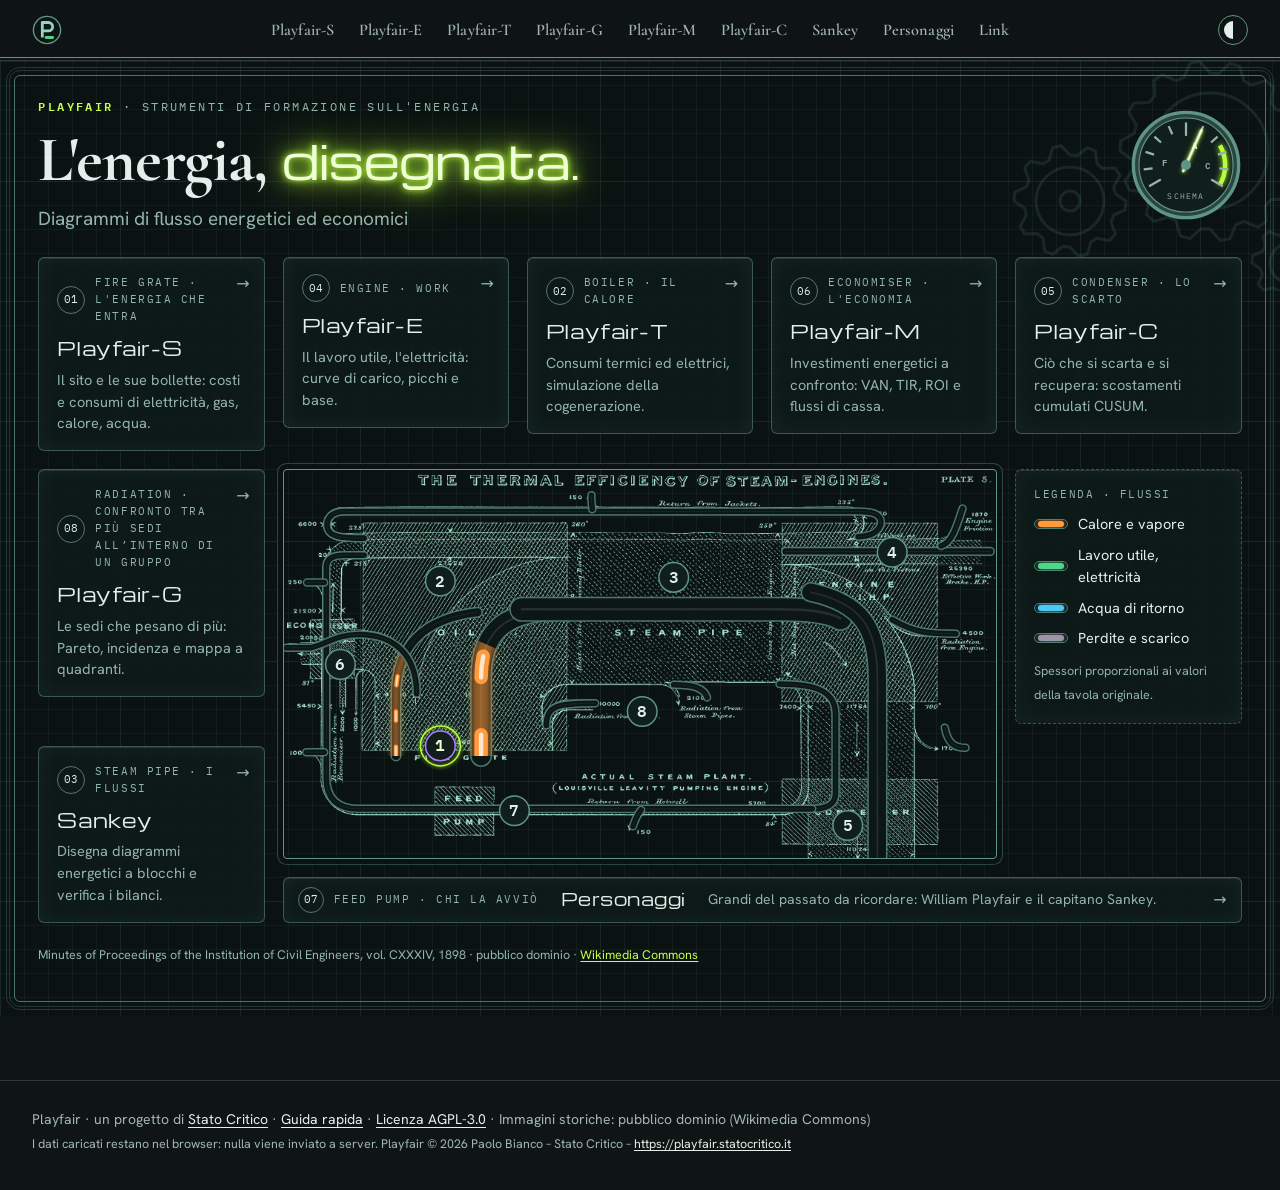
<file: index.html>
<!DOCTYPE html>
<html lang="it">
<head>
<meta charset="utf-8">
<meta name="viewport" content="width=device-width, initial-scale=1">
<title>Playfair — l'energia, disegnata · Playfair</title>
<meta name="description" content="Playfair: strumenti gratuiti di formazione sull'energia. Consumi, curve di carico, cogenerazione, investimenti, CUSUM e diagrammi di Sankey in grafici. I dati restano nel tuo browser.">
<meta name="theme-color" content="#0a1830">
<link rel="icon" href="img/favicon.svg" type="image/svg+xml">
<meta property="og:type" content="website">
<meta property="og:site_name" content="Playfair · Stato Critico">
<meta property="og:title" content="Playfair — l'energia, disegnata">
<meta property="og:description" content="Strumenti di formazione sull'energia, dedicati a William Playfair: dalla bolletta ai flussi, in grafici.">
<meta property="og:url" content="https://playfair.statocritico.it/">
<meta property="og:image" content="https://playfair.statocritico.it/img/macchina-sankey-anteprima.jpg">
<meta property="og:image:type" content="image/jpeg">
<meta property="og:image:alt" content="La macchina a vapore del diagramma di Sankey del 1898, ridisegnata come un progetto con i flussi di energia animati">
<meta name="twitter:card" content="summary_large_image">
<script>try{var r=document.documentElement,t=localStorage.getItem('pf-tema'),s=localStorage.getItem('pf-schema');if(t)r.dataset.theme=t;if(s)r.dataset.schema=s;}catch(e){}</script>
<link rel="stylesheet" href="assets/tema.css">
<link rel="stylesheet" href="assets/area.css">
<link rel="stylesheet" href="assets/sito.css">
<link rel="stylesheet" href="assets/steampunk.css">
</head>
<body>
<a class="pf-salta" href="#contenuto">Vai al contenuto</a>
<header class="pf-testata">
  <a class="pf-marchio" href="index.html" aria-label="Playfair, home"><svg viewBox="0 0 32 32" aria-hidden="true" focusable="false"><circle cx="16" cy="16" r="14.5" fill="none" stroke="var(--ottone)" stroke-width="1.5"></circle><path d="M11 24V8h6.5a4.5 4.5 0 0 1 0 9H11" fill="none" stroke="var(--primario)" stroke-width="3" stroke-linejoin="round"></path><path d="M15 24h7" stroke="var(--flusso-el)" stroke-width="3" stroke-linecap="round"></path></svg></a>
  <button class="pf-menu-apri" aria-expanded="false" aria-controls="pf-menu">Menu</button>
  <nav class="pf-menu" id="pf-menu" aria-label="Strumenti">
    <a href="playfair-s.html" data-tip="Site — analisi del singolo sito: costi e consumi di elettricità, gas, calore e acqua">Playfair-S</a>
    <a href="playfair-e.html" data-tip="Electric — curve di carico elettriche quartorarie: profili, mappe orarie, picchi e base">Playfair-E</a>
    <a href="playfair-t.html" data-tip="Thermal — consumi termici ed elettrici, simulazione di cogenerazione e valutazione economica">Playfair-T</a>
    <a href="playfair-g.html" data-tip="Group — analisi di un gruppo di sedi: consumo specifico, incidenza sul totale, Pareto e mappa a 4 quadranti">Playfair-G</a>
    <a href="playfair-m.html" data-tip="Money — confronto di investimenti energetici: VAN, TIR, ROI, WACC e flussi di cassa">Playfair-M</a>
    <a href="playfair-c.html" data-tip="Cusum — regressione, residui e carta CUSUM secondo ISO 50006">Playfair-C</a>
    <a href="sankey.html" data-tip="Sankey — disegna diagrammi di flusso energetico a blocchi e verifica i bilanci">Sankey</a>
    <a href="personaggi.html" data-tip="William Playfair e Matthew H. P. R. Sankey: chi erano">Personaggi</a>
    <a href="link.html" data-tip="Link — Stato Critico, EuGEnio, Pseudomania, Bordo Vasca e i corsi Festo Academy">Link</a>
  </nav>
  <button class="pf-tema" type="button" aria-label="Cambia tema chiaro/scuro">◐</button>
</header>

<main id="contenuto">
<div class="sp-home">
<section class="scena" aria-labelledby="titolo-home">
<svg class="ingranaggi" viewBox="0 0 360 260" aria-hidden="true"><g transform="translate(250 120)"><g class="ruota r1"><path d="M90.0,0.0 L89.4,10.1 L76.0,17.4 L73.6,25.8 L81.1,39.0 L76.2,47.9 L61.0,48.6 L55.2,55.2 L56.1,70.4 L47.9,76.2 L33.8,70.3 L25.8,73.6 L20.0,87.7 L10.1,89.4 L0.0,78.0 L-8.7,77.5 L-20.0,87.7 L-29.7,84.9 L-33.8,70.3 L-41.5,66.0 L-56.1,70.4 L-63.6,63.6 L-61.0,48.6 L-66.0,41.5 L-81.1,39.0 L-84.9,29.7 L-76.0,17.4 L-77.5,8.7 L-90.0,0.0 L-89.4,-10.1 L-76.0,-17.4 L-73.6,-25.8 L-81.1,-39.0 L-76.2,-47.9 L-61.0,-48.6 L-55.2,-55.2 L-56.1,-70.4 L-47.9,-76.2 L-33.8,-70.3 L-25.8,-73.6 L-20.0,-87.7 L-10.1,-89.4 L-0.0,-78.0 L8.7,-77.5 L20.0,-87.7 L29.7,-84.9 L33.8,-70.3 L41.5,-66.0 L56.1,-70.4 L63.6,-63.6 L61.0,-48.6 L66.0,-41.5 L81.1,-39.0 L84.9,-29.7 L76.0,-17.4 L77.5,-8.7 Z"></path><circle r="58"></circle><circle r="16"></circle></g></g><g transform="translate(110 170)"><g class="ruota r2"><path d="M56.0,0.0 L55.3,8.8 L43.7,14.2 L41.0,20.9 L45.3,32.9 L39.6,39.6 L27.0,37.2 L20.9,41.0 L17.3,53.3 L8.8,55.3 L0.0,46.0 L-7.2,45.4 L-17.3,53.3 L-25.4,49.9 L-27.0,37.2 L-32.5,32.5 L-45.3,32.9 L-49.9,25.4 L-43.7,14.2 L-45.4,7.2 L-56.0,0.0 L-55.3,-8.8 L-43.7,-14.2 L-41.0,-20.9 L-45.3,-32.9 L-39.6,-39.6 L-27.0,-37.2 L-20.9,-41.0 L-17.3,-53.3 L-8.8,-55.3 L-0.0,-46.0 L7.2,-45.4 L17.3,-53.3 L25.4,-49.9 L27.0,-37.2 L32.5,-32.5 L45.3,-32.9 L49.9,-25.4 L43.7,-14.2 L45.4,-7.2 Z"></path><circle r="34"></circle><circle r="10"></circle></g></g><g transform="translate(330 232)"><g class="ruota r3"><path d="M38.0,0.0 L37.3,7.4 L27.7,11.5 L24.9,16.7 L26.9,26.9 L21.1,31.6 L11.5,27.7 L5.9,29.4 L0.0,38.0 L-7.4,37.3 L-11.5,27.7 L-16.7,24.9 L-26.9,26.9 L-31.6,21.1 L-27.7,11.5 L-29.4,5.9 L-38.0,0.0 L-37.3,-7.4 L-27.7,-11.5 L-24.9,-16.7 L-26.9,-26.9 L-21.1,-31.6 L-11.5,-27.7 L-5.9,-29.4 L-0.0,-38.0 L7.4,-37.3 L11.5,-27.7 L16.7,-24.9 L26.9,-26.9 L31.6,-21.1 L27.7,-11.5 L29.4,-5.9 Z"></path><circle r="20"></circle><circle r="7"></circle></g></g></svg>
<div class="sp-wrap">
<div class="intesta">
<div>
<p class="codice"><b>Playfair</b> · strumenti di formazione sull'energia</p>
<h1 class="h1" id="titolo-home">L'energia, <em>disegnata.</em></h1>
<p class="sotto">Diagrammi di flusso energetici ed economici</p>
</div>
<div class="schema"><button class="gauge" id="sp-gauge" type="button" aria-label="Schema grafico: Aliena"><svg viewBox="-50 -50 100 100" aria-hidden="true"><circle class="m-cassa" r="47"></circle><circle class="m-quadrante" r="42"></circle><path class="m-rosso" d="M30.3 -17.5 A35 35 0 0 1 30.3 17.5"></path><line class="tacca" x1="-22.5" y1="13.0" x2="-32.9" y2="19.0"></line><line class="tacca" x1="-29.8" y1="3.1" x2="-37.8" y2="4.0"></line><line class="tacca" x1="-28.5" y1="-9.3" x2="-36.1" y2="-11.7"></line><line class="tacca" x1="-22.3" y1="-20.1" x2="-28.2" y2="-25.4"></line><line class="tacca" x1="-12.2" y1="-27.4" x2="-15.5" y2="-34.7"></line><line class="tacca" x1="0.0" y1="-26.0" x2="0.0" y2="-38.0"></line><line class="tacca" x1="12.2" y1="-27.4" x2="15.5" y2="-34.7"></line><line class="tacca" x1="22.3" y1="-20.1" x2="28.2" y2="-25.4"></line><line class="tacca" x1="28.5" y1="-9.3" x2="36.1" y2="-11.7"></line><line class="tacca" x1="29.8" y1="3.1" x2="37.8" y2="4.0"></line><line class="tacca" x1="22.5" y1="13.0" x2="32.9" y2="19.0"></line><text class="m-lab m-lab-fredda" x="-18.9" y="1.0">F</text><text class="m-lab m-lab-aliena" x="7.7" y="-14.4">A</text><text class="m-lab m-lab-calda" x="19.0" y="3.4">C</text><text class="m-scritta" y="30">SCHEMA</text><g class="ago"><line x1="0" y1="6" x2="0" y2="-34"></line></g><circle class="m-perno" r="4.5"></circle></svg></button></div>
</div>
<div class="layout" id="sp-layout">
<div class="top" style="grid-column: 1"><a class="nota" href="playfair-s.html" data-parte="grate" data-lato="giu"><span class="neon" aria-hidden="true"></span><span class="rif"><span class="n">01</span>Fire grate · l'energia che entra</span><span class="titolo">Playfair-S</span><span class="desc">Il sito e le sue bollette: costi e consumi di elettricità, gas, calore, acqua.</span><span class="vai" aria-hidden="true">→</span></a></div>
<div class="top" style="grid-column: 2"><a class="nota" href="playfair-e.html" data-parte="engine" data-lato="giu"><span class="neon" aria-hidden="true"></span><span class="rif"><span class="n">04</span>Engine · work</span><span class="titolo">Playfair-E</span><span class="desc">Il lavoro utile, l'elettricità: curve di carico, picchi e base.</span><span class="vai" aria-hidden="true">→</span></a></div>
<div class="top" style="grid-column: 3"><a class="nota" href="playfair-t.html" data-parte="boiler" data-lato="giu"><span class="neon" aria-hidden="true"></span><span class="rif"><span class="n">02</span>Boiler · il calore</span><span class="titolo">Playfair-T</span><span class="desc">Consumi termici ed elettrici, simulazione della cogenerazione.</span><span class="vai" aria-hidden="true">→</span></a></div>
<div class="top" style="grid-column: 4"><a class="nota" href="playfair-m.html" data-parte="economiser" data-lato="giu"><span class="neon" aria-hidden="true"></span><span class="rif"><span class="n">06</span>Economiser · l'economia</span><span class="titolo">Playfair-M</span><span class="desc">Investimenti energetici a confronto: VAN, TIR, ROI e flussi di cassa.</span><span class="vai" aria-hidden="true">→</span></a></div>
<div class="top" style="grid-column: 5"><a class="nota" href="playfair-c.html" data-parte="condenser" data-lato="giu"><span class="neon" aria-hidden="true"></span><span class="rif"><span class="n">05</span>Condenser · lo scarto</span><span class="titolo">Playfair-C</span><span class="desc">Ciò che si scarta e si recupera: scostamenti cumulati CUSUM.</span><span class="vai" aria-hidden="true">→</span></a></div>
<div class="col-sx"><a class="nota" href="playfair-g.html" data-parte="radiation" data-lato="dx"><span class="neon" aria-hidden="true"></span><span class="rif"><span class="n">08</span>Radiation · confronto tra più sedi all’interno di un gruppo</span><span class="titolo">Playfair-G</span><span class="desc">Le sedi che pesano di più: Pareto, incidenza e mappa a quadranti.</span><span class="vai" aria-hidden="true">→</span></a><a class="nota" href="sankey.html" data-parte="pipe" data-lato="dx"><span class="neon" aria-hidden="true"></span><span class="rif"><span class="n">03</span>Steam pipe · i flussi</span><span class="titolo">Sankey</span><span class="desc">Disegna diagrammi energetici a blocchi e verifica i bilanci.</span><span class="vai" aria-hidden="true">→</span></a></div>
<figure class="figura"><div class="cornice-tav"><div class="tav" aria-hidden="true"></div><svg class="flussi" viewBox="0 0 1920 1046" role="img" aria-label="La macchina a vapore di Sankey (1898): i flussi di energia scorrono nei tubi, un tratto dopo l’altro"><defs><filter id="sp-sfoca" x="-20%" y="-20%" width="140%" height="140%"><feGaussianBlur stdDeviation="9"></feGaussianBlur></filter><mask id="sp-mk0" maskUnits="userSpaceOnUse" x="-80" y="-80" width="2080" height="1206"><path class="mkp" d="M300 772 V610 C300 470 380 400 520 384" fill="none" stroke="#fff" stroke-width="70" pathLength="1" stroke-dasharray="1 1" stroke-dashoffset="1"></path></mask><mask id="sp-mk1" maskUnits="userSpaceOnUse" x="-80" y="-80" width="2080" height="1206"><path class="mkp" d="M530 772 V560 C530 430 600 378 760 376" fill="none" stroke="#fff" stroke-width="99" pathLength="1" stroke-dasharray="1 1" stroke-dashoffset="1"></path></mask><mask id="sp-mk2" maskUnits="userSpaceOnUse" x="-80" y="-80" width="2080" height="1206"><path class="mkp" d="M640 376 H1340 C1420 376 1470 384 1500 400" fill="none" stroke="#fff" stroke-width="108" pathLength="1" stroke-dasharray="1 1" stroke-dashoffset="1"></path></mask><mask id="sp-mk3" maskUnits="userSpaceOnUse" x="-80" y="-80" width="2080" height="1206"><path class="mkp" d="M1352 220 H1905" fill="none" stroke="#fff" stroke-width="65" pathLength="1" stroke-dasharray="1 1" stroke-dashoffset="1"></path></mask><mask id="sp-mk4" maskUnits="userSpaceOnUse" x="-80" y="-80" width="2080" height="1206"><path class="mkp" d="M1420 330 C1560 360 1600 430 1600 560 V1044" fill="none" stroke="#fff" stroke-width="94" pathLength="1" stroke-dasharray="1 1" stroke-dashoffset="1"></path></mask><mask id="sp-mk5" maskUnits="userSpaceOnUse" x="-80" y="-80" width="2080" height="1206"><path class="mkp" d="M1772 205 C1800 196 1812 160 1830 104" fill="none" stroke="#fff" stroke-width="63" pathLength="1" stroke-dasharray="1 1" stroke-dashoffset="1"></path></mask><mask id="sp-mk6" maskUnits="userSpaceOnUse" x="-80" y="-80" width="2080" height="1206"><path class="mkp" d="M1640 404 C1700 440 1740 442 1812 442" fill="none" stroke="#fff" stroke-width="63" pathLength="1" stroke-dasharray="1 1" stroke-dashoffset="1"></path></mask><mask id="sp-mk7" maskUnits="userSpaceOnUse" x="-80" y="-80" width="2080" height="1206"><path class="mkp" d="M706 690 C706 638 730 630 838 630" fill="none" stroke="#fff" stroke-width="63" pathLength="1" stroke-dasharray="1 1" stroke-dashoffset="1"></path></mask><mask id="sp-mk8" maskUnits="userSpaceOnUse" x="-80" y="-80" width="2080" height="1206"><path class="mkp" d="M1050 580 C1108 580 1132 590 1140 614" fill="none" stroke="#fff" stroke-width="63" pathLength="1" stroke-dasharray="1 1" stroke-dashoffset="1"></path></mask><mask id="sp-mk9" maskUnits="userSpaceOnUse" x="-80" y="-80" width="2080" height="1206"><path class="mkp" d="M1782 696 C1790 738 1808 750 1838 750" fill="none" stroke="#fff" stroke-width="63" pathLength="1" stroke-dasharray="1 1" stroke-dashoffset="1"></path></mask><mask id="sp-mk10" maskUnits="userSpaceOnUse" x="-80" y="-80" width="2080" height="1206"><path class="mkp" d="M1548 180 C1606 180 1622 140 1600 122 C1590 113 1570 112 1545 112 H160 C122 112 108 138 116 160 C124 180 150 184 214 184" fill="none" stroke="#fff" stroke-width="63" pathLength="1" stroke-dasharray="1 1" stroke-dashoffset="1"></path></mask><mask id="sp-mk11" maskUnits="userSpaceOnUse" x="-80" y="-80" width="2080" height="1206"><path class="mkp" d="M1336 578 C1440 578 1487 600 1487 660 V872 C1487 905 1462 915 1424 915" fill="none" stroke="#fff" stroke-width="63" pathLength="1" stroke-dasharray="1 1" stroke-dashoffset="1"></path></mask><mask id="sp-mk12" maskUnits="userSpaceOnUse" x="-80" y="-80" width="2080" height="1206"><path class="mkp" d="M1424 915 H200 C140 915 112 885 112 830 V262 C112 240 128 230 160 230 H214" fill="none" stroke="#fff" stroke-width="63" pathLength="1" stroke-dasharray="1 1" stroke-dashoffset="1"></path></mask><mask id="sp-mk13" maskUnits="userSpaceOnUse" x="-80" y="-80" width="2080" height="1206"><path class="mkp" d="M356 604 C356 500 296 444 200 444 C140 444 112 470 70 480 H4" fill="none" stroke="#fff" stroke-width="63" pathLength="1" stroke-dasharray="1 1" stroke-dashoffset="1"></path></mask><mask id="sp-mk14" maskUnits="userSpaceOnUse" x="-80" y="-80" width="2080" height="1206"><path class="mkp" d="M830 106 C830 92 826 84 828 68" fill="none" stroke="#fff" stroke-width="63" pathLength="1" stroke-dasharray="1 1" stroke-dashoffset="1"></path></mask><mask id="sp-mk15" maskUnits="userSpaceOnUse" x="-80" y="-80" width="2080" height="1206"><path class="mkp" d="M962 918 C952 930 946 944 940 962" fill="none" stroke="#fff" stroke-width="63" pathLength="1" stroke-dasharray="1 1" stroke-dashoffset="1"></path></mask><mask id="sp-mk16" maskUnits="userSpaceOnUse" x="-80" y="-80" width="2080" height="1206"><path class="mkp" d="M106 304 H60" fill="none" stroke="#fff" stroke-width="63" pathLength="1" stroke-dasharray="1 1" stroke-dashoffset="1"></path></mask><mask id="sp-mk17" maskUnits="userSpaceOnUse" x="-80" y="-80" width="2080" height="1206"><path class="mkp" d="M106 762 H58" fill="none" stroke="#fff" stroke-width="63" pathLength="1" stroke-dasharray="1 1" stroke-dashoffset="1"></path></mask></defs><g class="f p-grate p-boiler" data-i="0" style="--c:var(--fluo-th);--ciclo:95;--dur:1.26s"><path class="tubo-m" d="M300 772 V610 C300 470 380 400 520 384" stroke-width="29.7"></path><path class="tubo-v" d="M300 772 V610 C300 470 380 400 520 384" stroke-width="21.7"></path><path class="riflesso" d="M300 772 V610 C300 470 380 400 520 384" stroke-width="1.6"></path><g class="luce" mask="url(#sp-mk0)"><path class="alone" d="M300 772 V610 C300 470 380 400 520 384" stroke-width="23.7" filter="url(#sp-sfoca)"></path><path class="scia" d="M300 772 V610 C300 470 380 400 520 384" stroke-width="11.6" stroke-dasharray="25 70"></path><path class="nucleo" d="M300 772 V610 C300 470 380 400 520 384" stroke-width="3.8" stroke-dasharray="25 70"></path></g></g><g class="f p-grate p-boiler" data-i="1" style="--c:var(--fluo-th);--ciclo:212;--dur:0.57s"><path class="tubo-m" d="M530 772 V560 C530 430 600 378 760 376" stroke-width="59.0"></path><path class="tubo-v" d="M530 772 V560 C530 430 600 378 760 376" stroke-width="51.0"></path><path class="riflesso" d="M530 772 V560 C530 430 600 378 760 376" stroke-width="5.2"></path><g class="luce" mask="url(#sp-mk1)"><path class="alone" d="M530 772 V560 C530 430 600 378 760 376" stroke-width="53.0" filter="url(#sp-sfoca)"></path><path class="scia" d="M530 772 V560 C530 430 600 378 760 376" stroke-width="36.5" stroke-dasharray="57 155"></path><path class="nucleo" d="M530 772 V560 C530 430 600 378 760 376" stroke-width="12.0" stroke-dasharray="57 155"></path></g></g><g class="f p-pipe p-boiler p-engine" data-i="2" style="--c:var(--fluo-th);--ciclo:248;--dur:0.55s"><path class="tubo-m" d="M640 376 H1340 C1420 376 1470 384 1500 400" stroke-width="68.0"></path><path class="tubo-v" d="M640 376 H1340 C1420 376 1470 384 1500 400" stroke-width="60.0"></path><path class="riflesso" d="M640 376 H1340 C1420 376 1470 384 1500 400" stroke-width="6.2"></path><g class="luce" mask="url(#sp-mk2)"><path class="alone" d="M640 376 H1340 C1420 376 1470 384 1500 400" stroke-width="62.0" filter="url(#sp-sfoca)"></path><path class="scia" d="M640 376 H1340 C1420 376 1470 384 1500 400" stroke-width="44.2" stroke-dasharray="67 181"></path><path class="nucleo" d="M640 376 H1340 C1420 376 1470 384 1500 400" stroke-width="14.6" stroke-dasharray="67 181"></path></g></g><g class="f p-engine" data-i="3" style="--c:var(--fluo-el);--ciclo:76;--dur:1.58s"><path class="tubo-m" d="M1352 220 H1905" stroke-width="24.9"></path><path class="tubo-v" d="M1352 220 H1905" stroke-width="16.9"></path><path class="riflesso" d="M1352 220 H1905" stroke-width="1.5"></path><g class="luce" mask="url(#sp-mk3)"><path class="alone" d="M1352 220 H1905" stroke-width="18.9" filter="url(#sp-sfoca)"></path><path class="scia" d="M1352 220 H1905" stroke-width="7.6" stroke-dasharray="20 56"></path><path class="nucleo" d="M1352 220 H1905" stroke-width="2.5" stroke-dasharray="20 56"></path></g></g><g class="f p-condenser p-engine" data-i="4" style="--c:var(--fluo-altro);--ciclo:194;--dur:0.62s"><path class="tubo-m" d="M1420 330 C1560 360 1600 430 1600 560 V1044" stroke-width="54.4"></path><path class="tubo-v" d="M1420 330 C1560 360 1600 430 1600 560 V1044" stroke-width="46.4"></path><path class="riflesso" d="M1420 330 C1560 360 1600 430 1600 560 V1044" stroke-width="4.6"></path><g class="luce" mask="url(#sp-mk4)"><path class="alone" d="M1420 330 C1560 360 1600 430 1600 560 V1044" stroke-width="48.4" filter="url(#sp-sfoca)"></path><path class="scia" d="M1420 330 C1560 360 1600 430 1600 560 V1044" stroke-width="32.6" stroke-dasharray="52 142"></path><path class="nucleo" d="M1420 330 C1560 360 1600 430 1600 560 V1044" stroke-width="10.8" stroke-dasharray="52 142"></path></g></g><g class="f p-engine p-radiation" data-i="5" style="--c:var(--fluo-altro);--ciclo:68;--dur:1.76s"><path class="tubo-m" d="M1772 205 C1800 196 1812 160 1830 104" stroke-width="23.0"></path><path class="tubo-v" d="M1772 205 C1800 196 1812 160 1830 104" stroke-width="15.0"></path><path class="riflesso" d="M1772 205 C1800 196 1812 160 1830 104" stroke-width="1.5"></path><g class="luce" mask="url(#sp-mk5)"><path class="alone" d="M1772 205 C1800 196 1812 160 1830 104" stroke-width="17.0" filter="url(#sp-sfoca)"></path><path class="scia" d="M1772 205 C1800 196 1812 160 1830 104" stroke-width="6.0" stroke-dasharray="18 50"></path><path class="nucleo" d="M1772 205 C1800 196 1812 160 1830 104" stroke-width="2.0" stroke-dasharray="18 50"></path></g></g><g class="f p-engine p-radiation" data-i="6" style="--c:var(--fluo-altro);--ciclo:68;--dur:1.76s"><path class="tubo-m" d="M1640 404 C1700 440 1740 442 1812 442" stroke-width="23.0"></path><path class="tubo-v" d="M1640 404 C1700 440 1740 442 1812 442" stroke-width="15.0"></path><path class="riflesso" d="M1640 404 C1700 440 1740 442 1812 442" stroke-width="1.5"></path><g class="luce" mask="url(#sp-mk6)"><path class="alone" d="M1640 404 C1700 440 1740 442 1812 442" stroke-width="17.0" filter="url(#sp-sfoca)"></path><path class="scia" d="M1640 404 C1700 440 1740 442 1812 442" stroke-width="6.0" stroke-dasharray="18 50"></path><path class="nucleo" d="M1640 404 C1700 440 1740 442 1812 442" stroke-width="2.0" stroke-dasharray="18 50"></path></g></g><g class="f p-boiler p-radiation" data-i="7" style="--c:var(--fluo-altro);--ciclo:68;--dur:1.76s"><path class="tubo-m" d="M706 690 C706 638 730 630 838 630" stroke-width="23.0"></path><path class="tubo-v" d="M706 690 C706 638 730 630 838 630" stroke-width="15.0"></path><path class="riflesso" d="M706 690 C706 638 730 630 838 630" stroke-width="1.5"></path><g class="luce" mask="url(#sp-mk7)"><path class="alone" d="M706 690 C706 638 730 630 838 630" stroke-width="17.0" filter="url(#sp-sfoca)"></path><path class="scia" d="M706 690 C706 638 730 630 838 630" stroke-width="6.0" stroke-dasharray="18 50"></path><path class="nucleo" d="M706 690 C706 638 730 630 838 630" stroke-width="2.0" stroke-dasharray="18 50"></path></g></g><g class="f p-pipe p-radiation" data-i="8" style="--c:var(--fluo-altro);--ciclo:68;--dur:1.76s"><path class="tubo-m" d="M1050 580 C1108 580 1132 590 1140 614" stroke-width="23.0"></path><path class="tubo-v" d="M1050 580 C1108 580 1132 590 1140 614" stroke-width="15.0"></path><path class="riflesso" d="M1050 580 C1108 580 1132 590 1140 614" stroke-width="1.5"></path><g class="luce" mask="url(#sp-mk8)"><path class="alone" d="M1050 580 C1108 580 1132 590 1140 614" stroke-width="17.0" filter="url(#sp-sfoca)"></path><path class="scia" d="M1050 580 C1108 580 1132 590 1140 614" stroke-width="6.0" stroke-dasharray="18 50"></path><path class="nucleo" d="M1050 580 C1108 580 1132 590 1140 614" stroke-width="2.0" stroke-dasharray="18 50"></path></g></g><g class="f p-condenser p-radiation" data-i="9" style="--c:var(--fluo-altro);--ciclo:68;--dur:1.76s"><path class="tubo-m" d="M1782 696 C1790 738 1808 750 1838 750" stroke-width="23.0"></path><path class="tubo-v" d="M1782 696 C1790 738 1808 750 1838 750" stroke-width="15.0"></path><path class="riflesso" d="M1782 696 C1790 738 1808 750 1838 750" stroke-width="1.5"></path><g class="luce" mask="url(#sp-mk9)"><path class="alone" d="M1782 696 C1790 738 1808 750 1838 750" stroke-width="17.0" filter="url(#sp-sfoca)"></path><path class="scia" d="M1782 696 C1790 738 1808 750 1838 750" stroke-width="6.0" stroke-dasharray="18 50"></path><path class="nucleo" d="M1782 696 C1790 738 1808 750 1838 750" stroke-width="2.0" stroke-dasharray="18 50"></path></g></g><g class="f p-engine p-pipe p-boiler" data-i="10" style="--c:var(--fluo-acqua);--ciclo:68;--dur:1.76s"><path class="tubo-m" d="M1548 180 C1606 180 1622 140 1600 122 C1590 113 1570 112 1545 112 H160 C122 112 108 138 116 160 C124 180 150 184 214 184" stroke-width="23.0"></path><path class="tubo-v" d="M1548 180 C1606 180 1622 140 1600 122 C1590 113 1570 112 1545 112 H160 C122 112 108 138 116 160 C124 180 150 184 214 184" stroke-width="15.0"></path><path class="riflesso" d="M1548 180 C1606 180 1622 140 1600 122 C1590 113 1570 112 1545 112 H160 C122 112 108 138 116 160 C124 180 150 184 214 184" stroke-width="1.5"></path><g class="luce" mask="url(#sp-mk10)"><path class="alone" d="M1548 180 C1606 180 1622 140 1600 122 C1590 113 1570 112 1545 112 H160 C122 112 108 138 116 160 C124 180 150 184 214 184" stroke-width="17.0" filter="url(#sp-sfoca)"></path><path class="scia" d="M1548 180 C1606 180 1622 140 1600 122 C1590 113 1570 112 1545 112 H160 C122 112 108 138 116 160 C124 180 150 184 214 184" stroke-width="6.0" stroke-dasharray="18 50"></path><path class="nucleo" d="M1548 180 C1606 180 1622 140 1600 122 C1590 113 1570 112 1545 112 H160 C122 112 108 138 116 160 C124 180 150 184 214 184" stroke-width="2.0" stroke-dasharray="18 50"></path></g></g><g class="f p-condenser p-pipe" data-i="11" style="--c:var(--fluo-acqua);--ciclo:68;--dur:1.76s"><path class="tubo-m" d="M1336 578 C1440 578 1487 600 1487 660 V872 C1487 905 1462 915 1424 915" stroke-width="23.0"></path><path class="tubo-v" d="M1336 578 C1440 578 1487 600 1487 660 V872 C1487 905 1462 915 1424 915" stroke-width="15.0"></path><path class="riflesso" d="M1336 578 C1440 578 1487 600 1487 660 V872 C1487 905 1462 915 1424 915" stroke-width="1.5"></path><g class="luce" mask="url(#sp-mk11)"><path class="alone" d="M1336 578 C1440 578 1487 600 1487 660 V872 C1487 905 1462 915 1424 915" stroke-width="17.0" filter="url(#sp-sfoca)"></path><path class="scia" d="M1336 578 C1440 578 1487 600 1487 660 V872 C1487 905 1462 915 1424 915" stroke-width="6.0" stroke-dasharray="18 50"></path><path class="nucleo" d="M1336 578 C1440 578 1487 600 1487 660 V872 C1487 905 1462 915 1424 915" stroke-width="2.0" stroke-dasharray="18 50"></path></g></g><g class="f p-feedpump p-economiser p-condenser" data-i="12" style="--c:var(--fluo-acqua);--ciclo:68;--dur:1.76s"><path class="tubo-m" d="M1424 915 H200 C140 915 112 885 112 830 V262 C112 240 128 230 160 230 H214" stroke-width="23.0"></path><path class="tubo-v" d="M1424 915 H200 C140 915 112 885 112 830 V262 C112 240 128 230 160 230 H214" stroke-width="15.0"></path><path class="riflesso" d="M1424 915 H200 C140 915 112 885 112 830 V262 C112 240 128 230 160 230 H214" stroke-width="1.5"></path><g class="luce" mask="url(#sp-mk12)"><path class="alone" d="M1424 915 H200 C140 915 112 885 112 830 V262 C112 240 128 230 160 230 H214" stroke-width="17.0" filter="url(#sp-sfoca)"></path><path class="scia" d="M1424 915 H200 C140 915 112 885 112 830 V262 C112 240 128 230 160 230 H214" stroke-width="6.0" stroke-dasharray="18 50"></path><path class="nucleo" d="M1424 915 H200 C140 915 112 885 112 830 V262 C112 240 128 230 160 230 H214" stroke-width="2.0" stroke-dasharray="18 50"></path></g></g><g class="f p-economiser p-boiler" data-i="13" style="--c:var(--fluo-th);--ciclo:68;--dur:1.76s"><path class="tubo-m" d="M356 604 C356 500 296 444 200 444 C140 444 112 470 70 480 H4" stroke-width="23.0"></path><path class="tubo-v" d="M356 604 C356 500 296 444 200 444 C140 444 112 470 70 480 H4" stroke-width="15.0"></path><path class="riflesso" d="M356 604 C356 500 296 444 200 444 C140 444 112 470 70 480 H4" stroke-width="1.5"></path><g class="luce" mask="url(#sp-mk13)"><path class="alone" d="M356 604 C356 500 296 444 200 444 C140 444 112 470 70 480 H4" stroke-width="17.0" filter="url(#sp-sfoca)"></path><path class="scia" d="M356 604 C356 500 296 444 200 444 C140 444 112 470 70 480 H4" stroke-width="6.0" stroke-dasharray="18 50"></path><path class="nucleo" d="M356 604 C356 500 296 444 200 444 C140 444 112 470 70 480 H4" stroke-width="2.0" stroke-dasharray="18 50"></path></g></g><g class="f p-pipe p-radiation" data-i="14" style="--c:var(--fluo-altro);--ciclo:68;--dur:1.76s"><path class="tubo-m" d="M830 106 C830 92 826 84 828 68" stroke-width="23.0"></path><path class="tubo-v" d="M830 106 C830 92 826 84 828 68" stroke-width="15.0"></path><path class="riflesso" d="M830 106 C830 92 826 84 828 68" stroke-width="1.5"></path><g class="luce" mask="url(#sp-mk14)"><path class="alone" d="M830 106 C830 92 826 84 828 68" stroke-width="17.0" filter="url(#sp-sfoca)"></path><path class="scia" d="M830 106 C830 92 826 84 828 68" stroke-width="6.0" stroke-dasharray="18 50"></path><path class="nucleo" d="M830 106 C830 92 826 84 828 68" stroke-width="2.0" stroke-dasharray="18 50"></path></g></g><g class="f p-feedpump p-radiation" data-i="15" style="--c:var(--fluo-altro);--ciclo:68;--dur:1.76s"><path class="tubo-m" d="M962 918 C952 930 946 944 940 962" stroke-width="23.0"></path><path class="tubo-v" d="M962 918 C952 930 946 944 940 962" stroke-width="15.0"></path><path class="riflesso" d="M962 918 C952 930 946 944 940 962" stroke-width="1.5"></path><g class="luce" mask="url(#sp-mk15)"><path class="alone" d="M962 918 C952 930 946 944 940 962" stroke-width="17.0" filter="url(#sp-sfoca)"></path><path class="scia" d="M962 918 C952 930 946 944 940 962" stroke-width="6.0" stroke-dasharray="18 50"></path><path class="nucleo" d="M962 918 C952 930 946 944 940 962" stroke-width="2.0" stroke-dasharray="18 50"></path></g></g><g class="f p-economiser p-radiation" data-i="16" style="--c:var(--fluo-altro);--ciclo:68;--dur:1.76s"><path class="tubo-m" d="M106 304 H60" stroke-width="23.0"></path><path class="tubo-v" d="M106 304 H60" stroke-width="15.0"></path><path class="riflesso" d="M106 304 H60" stroke-width="1.5"></path><g class="luce" mask="url(#sp-mk16)"><path class="alone" d="M106 304 H60" stroke-width="17.0" filter="url(#sp-sfoca)"></path><path class="scia" d="M106 304 H60" stroke-width="6.0" stroke-dasharray="18 50"></path><path class="nucleo" d="M106 304 H60" stroke-width="2.0" stroke-dasharray="18 50"></path></g></g><g class="f p-economiser p-radiation" data-i="17" style="--c:var(--fluo-altro);--ciclo:68;--dur:1.76s"><path class="tubo-m" d="M106 762 H58" stroke-width="23.0"></path><path class="tubo-v" d="M106 762 H58" stroke-width="15.0"></path><path class="riflesso" d="M106 762 H58" stroke-width="1.5"></path><g class="luce" mask="url(#sp-mk17)"><path class="alone" d="M106 762 H58" stroke-width="17.0" filter="url(#sp-sfoca)"></path><path class="scia" d="M106 762 H58" stroke-width="6.0" stroke-dasharray="18 50"></path><path class="nucleo" d="M106 762 H58" stroke-width="2.0" stroke-dasharray="18 50"></path></g></g><g class="marcatore" data-parte="grate" data-x="420" data-y="745" transform="translate(420 745)"><circle class="ghiera" r="54"></circle><circle class="disco" r="40"></circle><text y="15">1</text></g><g class="marcatore" data-parte="boiler" data-x="420" data-y="300" transform="translate(420 300)"><circle class="ghiera" r="54"></circle><circle class="disco" r="40"></circle><text y="15">2</text></g><g class="marcatore" data-parte="pipe" data-x="1050" data-y="290" transform="translate(1050 290)"><circle class="ghiera" r="54"></circle><circle class="disco" r="40"></circle><text y="15">3</text></g><g class="marcatore" data-parte="engine" data-x="1640" data-y="222" transform="translate(1640 222)"><circle class="ghiera" r="54"></circle><circle class="disco" r="40"></circle><text y="15">4</text></g><g class="marcatore" data-parte="condenser" data-x="1520" data-y="960" transform="translate(1520 960)"><circle class="ghiera" r="54"></circle><circle class="disco" r="40"></circle><text y="15">5</text></g><g class="marcatore" data-parte="economiser" data-x="150" data-y="525" transform="translate(150 525)"><circle class="ghiera" r="54"></circle><circle class="disco" r="40"></circle><text y="15">6</text></g><g class="marcatore" data-parte="feedpump" data-x="620" data-y="920" transform="translate(620 920)"><circle class="ghiera" r="54"></circle><circle class="disco" r="40"></circle><text y="15">7</text></g><g class="marcatore" data-parte="radiation" data-x="965" data-y="652" transform="translate(965 652)"><circle class="ghiera" r="54"></circle><circle class="disco" r="40"></circle><text y="15">8</text></g></svg></div></figure>
<div class="col-dx"><div class="nota legenda"><span class="rif">Legenda · flussi</span><ul><li><i class="chip" style="--c:var(--fluo-th)"></i>Calore e vapore</li><li><i class="chip" style="--c:var(--fluo-el)"></i>Lavoro utile, elettricità</li><li><i class="chip" style="--c:var(--fluo-acqua)"></i>Acqua di ritorno</li><li><i class="chip" style="--c:var(--fluo-altro)"></i>Perdite e scarico</li></ul><small>Spessori proporzionali ai valori della tavola originale.</small></div></div>
<div class="riga-giu"><a class="nota" href="personaggi.html" data-parte="feedpump" data-lato="su"><span class="neon" aria-hidden="true"></span><span class="rif"><span class="n">07</span>Feed pump · chi la avviò</span><span class="titolo">Personaggi</span><span class="desc">Grandi del passato da ricordare: William Playfair e il capitano Sankey.</span><span class="vai" aria-hidden="true">→</span></a></div>
<svg class="richiami" id="sp-richiami" aria-hidden="true"></svg>
</div>
<p class="didascalia">Minutes of Proceedings of the Institution of Civil Engineers, vol. CXXXIV, 1898 · pubblico dominio · <a href="https://commons.wikimedia.org/wiki/File:JIE_Sankey_V5_Fig1.png">Wikimedia Commons</a></p>
</div>
</section>
</div>
</main>

<footer class="pf-piede">
  <p>Playfair · un progetto di <a href="https://statocritico.it">Stato Critico</a> · <a href="guida-rapida.pdf">Guida rapida</a> · <a href="licenza.html">Licenza AGPL-3.0</a> · Immagini storiche: pubblico dominio (Wikimedia Commons)</p>
  <p class="pf-piede-nota">I dati caricati restano nel browser: nulla viene inviato a server. <span class="pf-piede-attribuzione">Playfair © 2026 Paolo Bianco – Stato Critico – <a href="https://playfair.statocritico.it">https://playfair.statocritico.it</a></span></p>
</footer>

<script src="assets/home.js" defer></script>
<script src="assets/sito.js" defer></script>
</body>
</html>
</file>
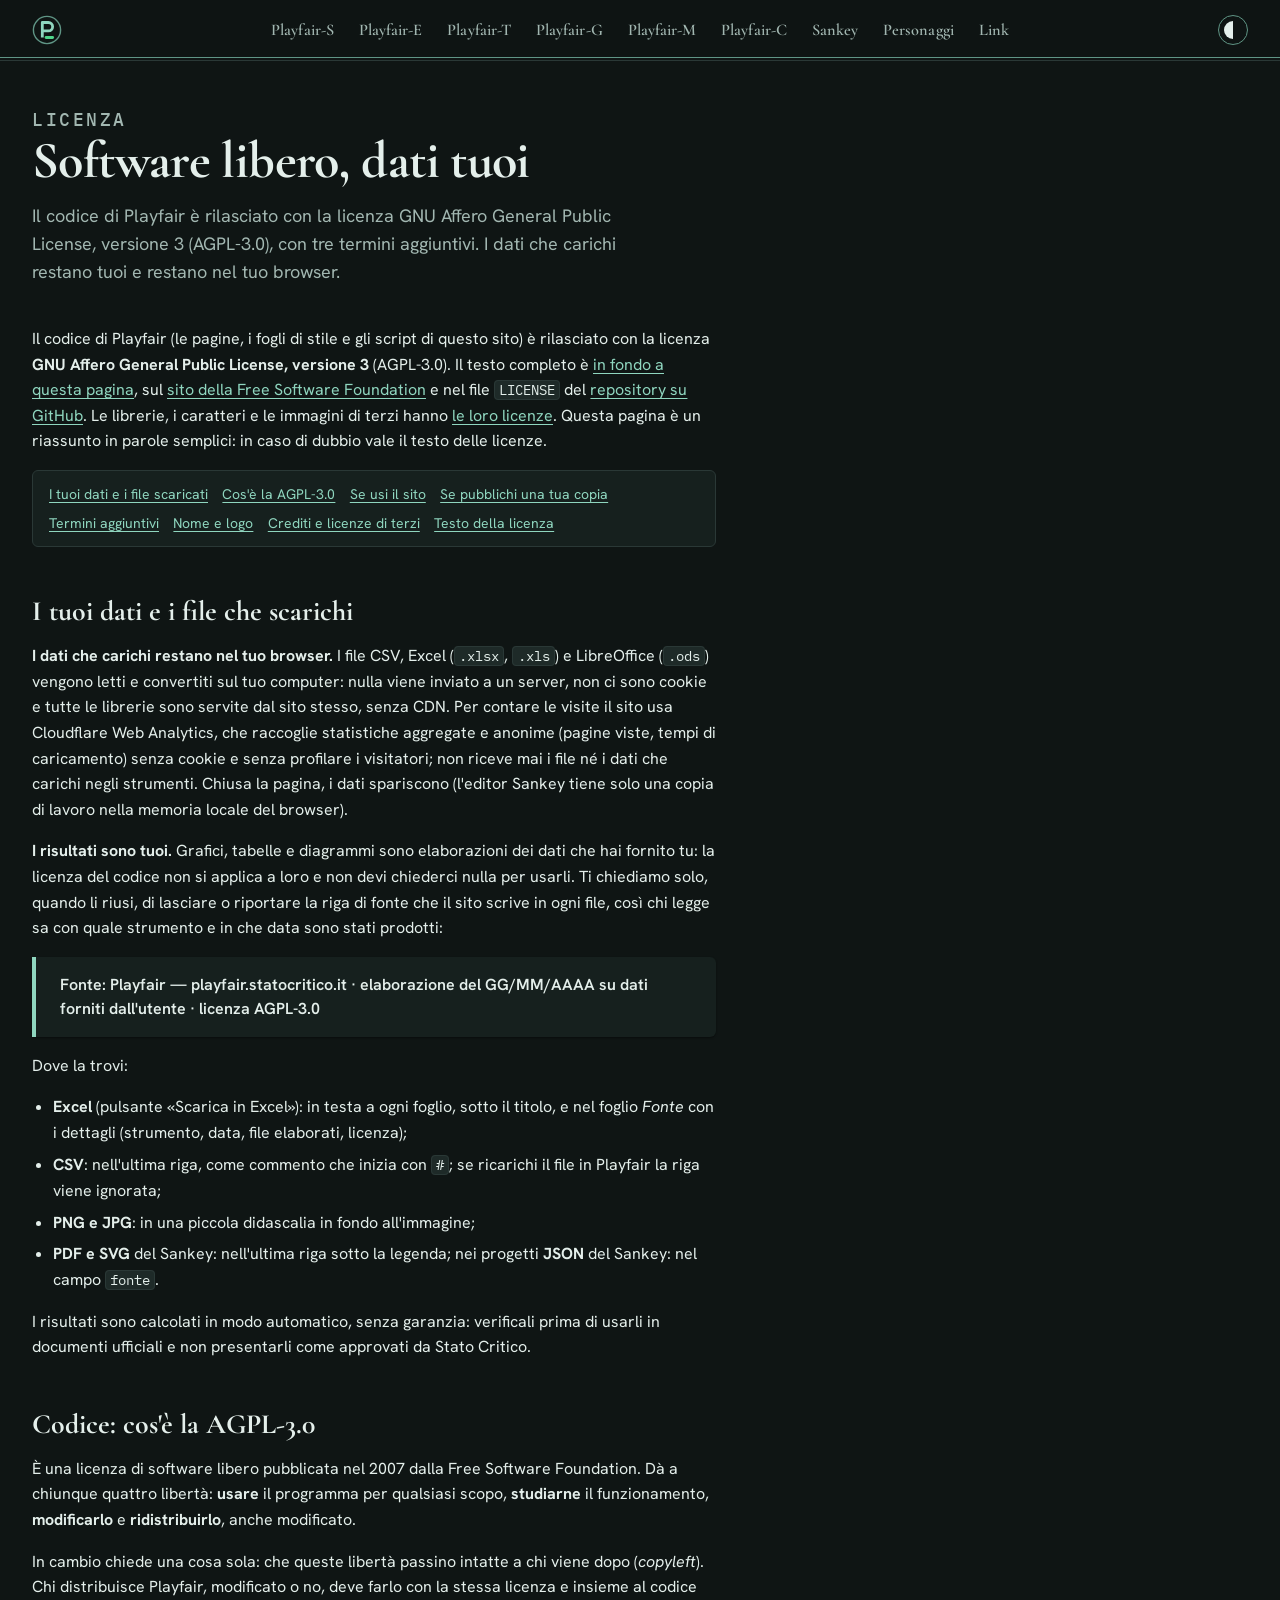
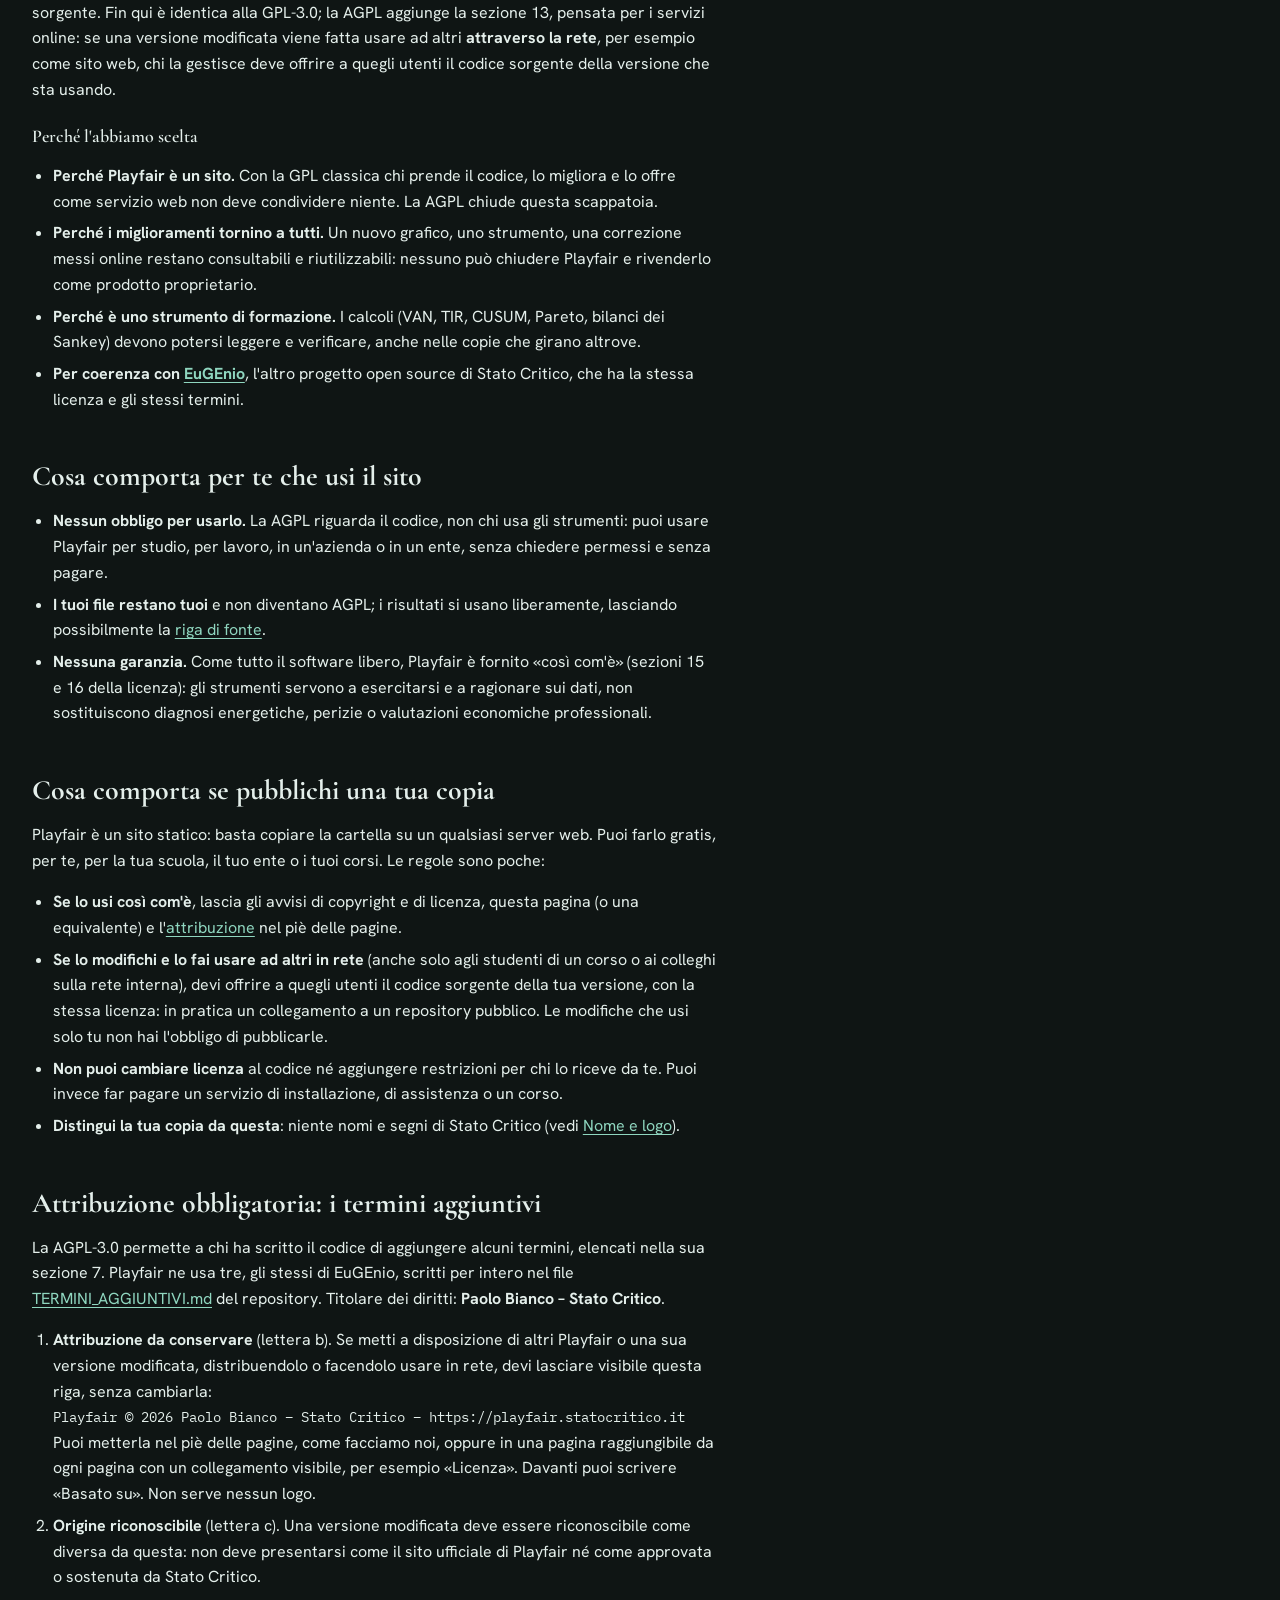
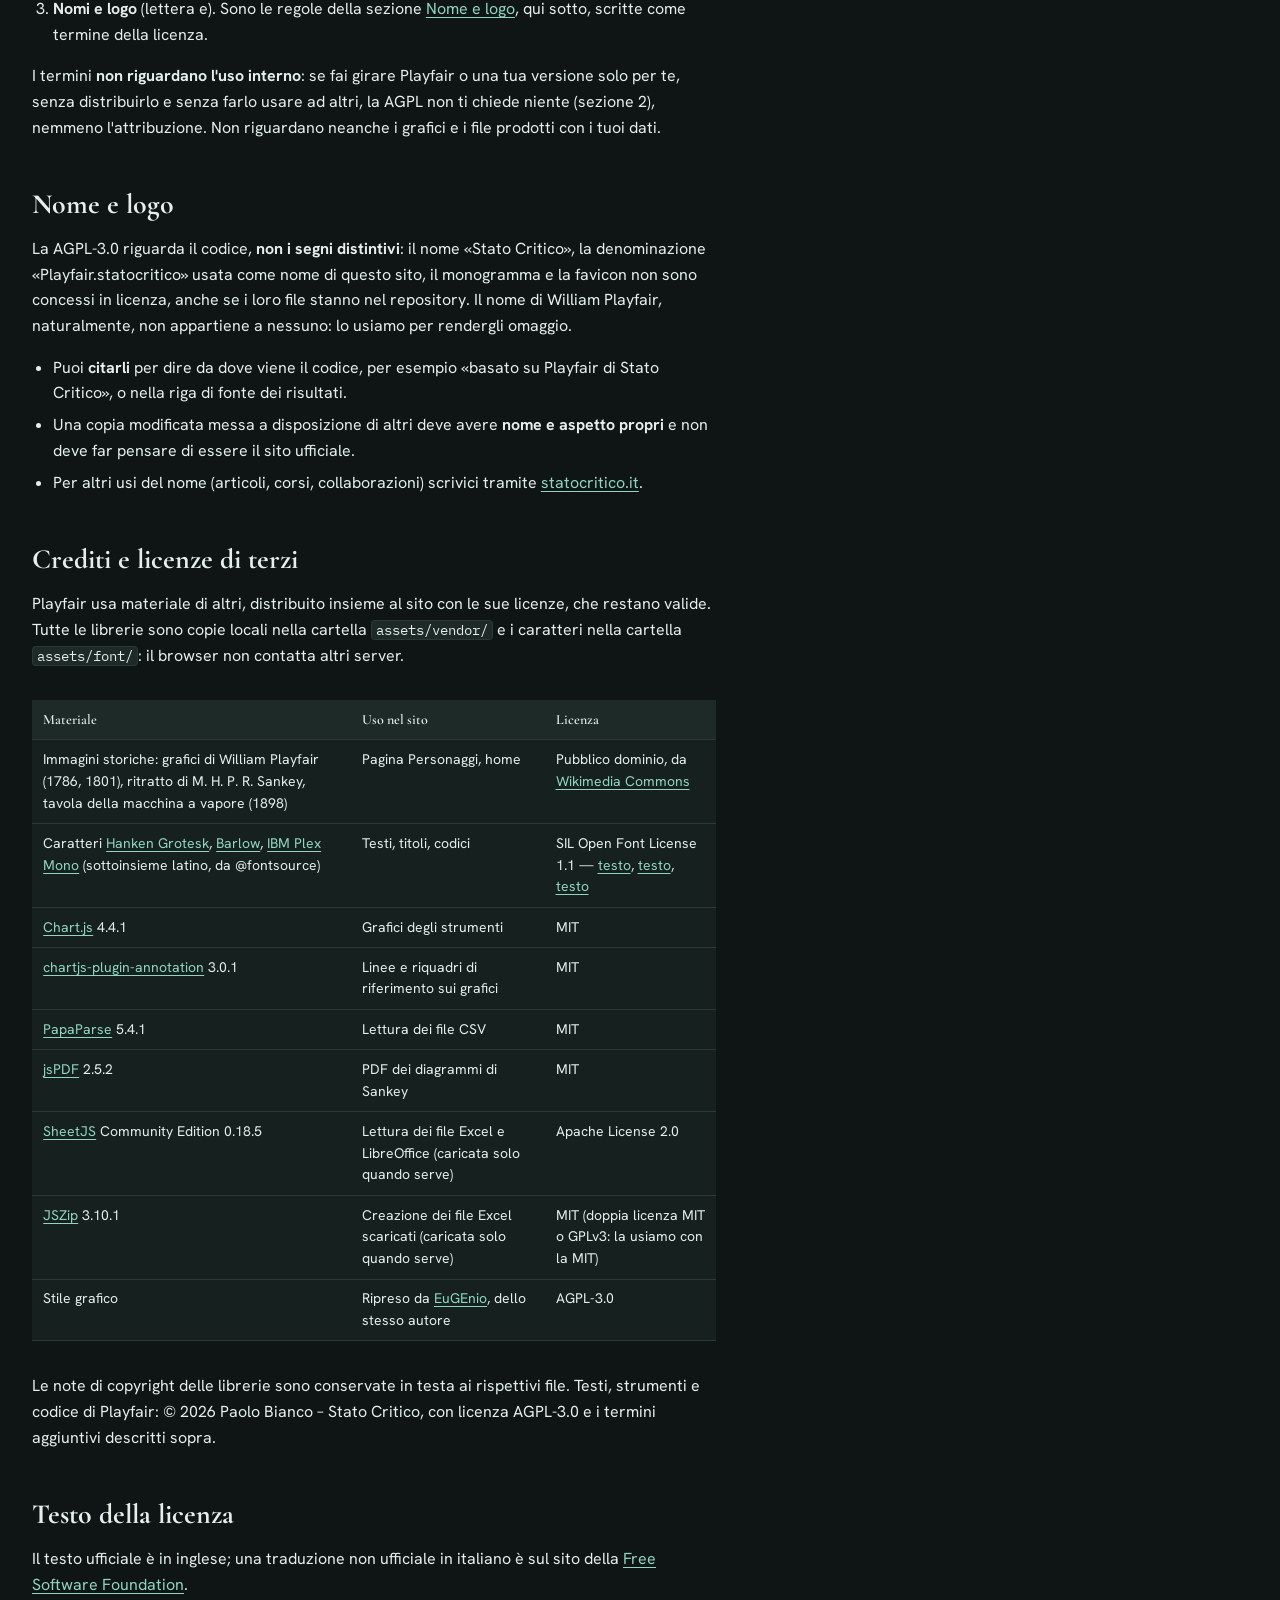
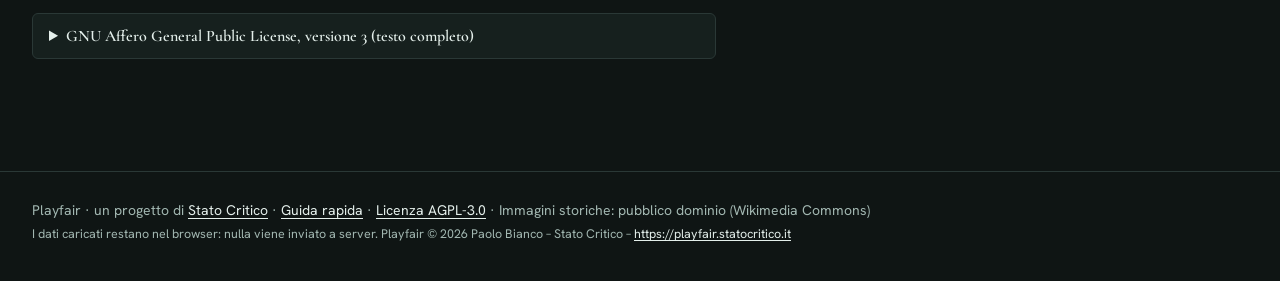
<file: licenza.html>
<!DOCTYPE html>
<html lang="it">
<head>
<meta charset="utf-8">
<meta name="viewport" content="width=device-width, initial-scale=1">
<title>Licenza — codice AGPL-3.0, crediti e fonte · Playfair</title>
<meta name="description" content="Il codice di Playfair è software libero con licenza GNU AGPL-3.0 e termini aggiuntivi. Come citare la fonte nei file scaricati, cosa comporta la licenza, crediti e licenze di terzi.">
<link rel="icon" href="img/favicon.svg" type="image/svg+xml">
<meta property="og:title" content="Licenza di Playfair — AGPL-3.0">
<meta property="og:image" content="https://playfair.statocritico.it/img/macchina-sankey.gif">
<script>try{var r=document.documentElement,t=localStorage.getItem('pf-tema'),s=localStorage.getItem('pf-schema');if(t)r.dataset.theme=t;if(s)r.dataset.schema=s;}catch(e){}</script>
<link rel="stylesheet" href="assets/tema.css">
<link rel="stylesheet" href="assets/area.css">
<link rel="stylesheet" href="assets/sito.css">
<link rel="stylesheet" href="assets/steampunk.css">
<style>
.lic { max-width: 76ch; padding-bottom: var(--s7); }
.lic h2 { margin: var(--s7) 0 var(--s3); font-size: clamp(1.35rem, 1.1rem + .8vw, 1.75rem); scroll-margin-top: calc(var(--alto-testata) + 1rem); }
.lic h3 { margin: var(--s5) 0 var(--s2); font-size: var(--c-l); scroll-margin-top: calc(var(--alto-testata) + 1rem); }
.lic p, .lic li { line-height: 1.6; }
.lic ul, .lic ol { padding-left: 1.3rem; }
.lic li + li { margin-top: .4rem; }
.lic code { font-family: var(--mono); font-size: .88em; background: var(--rialzo); border: 1px solid var(--linea); border-radius: 4px; padding: 0 .3em; }
.lic .formula { margin: var(--s4) 0; padding: var(--s4) var(--s5); border-left: 4px solid var(--primario); background: var(--foglio); border-radius: 0 var(--raggio) var(--raggio) 0;
  font: 600 var(--c-m)/1.5 var(--testo); color: var(--inchiostro); box-shadow: var(--ombra-1); }
.lic .indice { display: flex; flex-wrap: wrap; gap: .4rem .9rem; margin: var(--s4) 0 0; padding: var(--s3) var(--s4); list-style: none; background: var(--foglio);
  border: 1px solid var(--linea); border-radius: var(--raggio); font-size: var(--c-s); }
.lic .indice li + li { margin-top: 0; }
.lic table { width: 100%; border-collapse: collapse; margin: var(--s4) 0; font-size: var(--c-s); background: var(--foglio); }
.lic th, .lic td { text-align: left; vertical-align: top; padding: .55rem .7rem; border-bottom: 1px solid var(--linea); }
.lic th { background: var(--rialzo); font-family: var(--titoli); font-weight: 600; }
.lic .tab-scorre { overflow-x: auto; }
.lic details.testo-licenza { margin-top: var(--s4); border: 1px solid var(--linea); border-radius: var(--raggio); background: var(--foglio); }
.lic details.testo-licenza > summary { cursor: pointer; padding: .7rem 1rem; font: 600 var(--c-m)/1.3 var(--titoli); }
.lic details.testo-licenza > summary:hover { background: var(--rialzo); }
.lic details.testo-licenza pre { margin: 0; padding: var(--s4); max-height: 70vh; overflow: auto; white-space: pre-wrap; font: 400 var(--c-xs)/1.5 var(--mono);
  color: var(--inchiostro); border-top: 1px solid var(--linea); }
.lic .attribuzione { font-family: var(--mono); font-size: var(--c-s); }
</style>
</head>
<body>
<a class="pf-salta" href="#contenuto">Vai al contenuto</a>
<header class="pf-testata">
  <a class="pf-marchio" href="index.html" aria-label="Playfair, home"><svg viewBox="0 0 32 32" aria-hidden="true" focusable="false"><circle cx="16" cy="16" r="14.5" fill="none" stroke="var(--ottone)" stroke-width="1.5"></circle><path d="M11 24V8h6.5a4.5 4.5 0 0 1 0 9H11" fill="none" stroke="var(--primario)" stroke-width="3" stroke-linejoin="round"></path><path d="M15 24h7" stroke="var(--flusso-el)" stroke-width="3" stroke-linecap="round"></path></svg></a>
  <button class="pf-menu-apri" aria-expanded="false" aria-controls="pf-menu">Menu</button>
  <nav class="pf-menu" id="pf-menu" aria-label="Strumenti">
    <a href="playfair-s.html" data-tip="Site — analisi del singolo sito: costi e consumi di elettricità, gas, calore e acqua">Playfair-S</a>
    <a href="playfair-e.html" data-tip="Electric — curve di carico elettriche quartorarie: profili, mappe orarie, picchi e base">Playfair-E</a>
    <a href="playfair-t.html" data-tip="Thermal — consumi termici ed elettrici, simulazione di cogenerazione e valutazione economica">Playfair-T</a>
    <a href="playfair-g.html" data-tip="Group — analisi di un gruppo di sedi: consumo specifico, incidenza sul totale, Pareto e mappa a 4 quadranti">Playfair-G</a>
    <a href="playfair-m.html" data-tip="Money — confronto di investimenti energetici: VAN, TIR, ROI, WACC e flussi di cassa">Playfair-M</a>
    <a href="playfair-c.html" data-tip="Cusum — regressione, residui e carta CUSUM secondo ISO 50006">Playfair-C</a>
    <a href="sankey.html" data-tip="Sankey — disegna diagrammi di flusso energetico a blocchi e verifica i bilanci">Sankey</a>
    <a href="personaggi.html" data-tip="William Playfair e Matthew H. P. R. Sankey: chi erano">Personaggi</a>
    <a href="link.html" data-tip="Link — Stato Critico, EuGEnio, Pseudomania, Bordo Vasca e i corsi Festo Academy">Link</a>
  </nav>
  <button class="pf-tema" type="button" aria-label="Cambia tema chiaro/scuro">◐</button>
</header>

<main id="contenuto" class="pf-contenitore">
  <header class="pf-intestazione">
    <p class="pf-sopratitolo">Licenza</p>
    <h1>Software libero, dati tuoi</h1>
    <p>Il codice di Playfair è rilasciato con la licenza GNU Affero General Public License, versione 3 (AGPL-3.0), con tre termini aggiuntivi. I dati che carichi restano tuoi e restano nel tuo browser.</p>
  </header>

  <div class="lic">
  <p>Il codice di Playfair (le pagine, i fogli di stile e gli script di questo sito) è rilasciato con la licenza <strong>GNU Affero General Public License, versione 3</strong> (AGPL-3.0). Il testo completo è <a href="#testo">in fondo a questa pagina</a>, sul <a href="https://www.gnu.org/licenses/agpl-3.0.html">sito della Free Software Foundation</a> e nel file <code>LICENSE</code> del <a href="https://github.com/statocritico/playfair">repository su GitHub</a>. Le librerie, i caratteri e le immagini di terzi hanno <a href="#terzi">le loro licenze</a>. Questa pagina è un riassunto in parole semplici: in caso di dubbio vale il testo delle licenze.</p>
  <ul class="indice" aria-label="In questa pagina">
    <li><a href="#dati">I tuoi dati e i file scaricati</a></li>
    <li><a href="#codice">Cos'è la AGPL-3.0</a></li>
    <li><a href="#uso">Se usi il sito</a></li>
    <li><a href="#copia">Se pubblichi una tua copia</a></li>
    <li><a href="#attribuzione">Termini aggiuntivi</a></li>
    <li><a href="#marchio">Nome e logo</a></li>
    <li><a href="#terzi">Crediti e licenze di terzi</a></li>
    <li><a href="#testo">Testo della licenza</a></li>
  </ul>

  <h2 id="dati">I tuoi dati e i file che scarichi</h2>
  <p><strong>I dati che carichi restano nel tuo browser.</strong> I file CSV, Excel (<code>.xlsx</code>, <code>.xls</code>) e LibreOffice (<code>.ods</code>) vengono letti e convertiti sul tuo computer: nulla viene inviato a un server, non ci sono cookie e tutte le librerie sono servite dal sito stesso, senza CDN. Per contare le visite il sito usa Cloudflare Web Analytics, che raccoglie statistiche aggregate e anonime (pagine viste, tempi di caricamento) senza cookie e senza profilare i visitatori; non riceve mai i file né i dati che carichi negli strumenti. Chiusa la pagina, i dati spariscono (l'editor Sankey tiene solo una copia di lavoro nella memoria locale del browser).</p>
  <p><strong>I risultati sono tuoi.</strong> Grafici, tabelle e diagrammi sono elaborazioni dei dati che hai fornito tu: la licenza del codice non si applica a loro e non devi chiederci nulla per usarli. Ti chiediamo solo, quando li riusi, di lasciare o riportare la riga di fonte che il sito scrive in ogni file, così chi legge sa con quale strumento e in che data sono stati prodotti:</p>
  <p class="formula">Fonte: Playfair — playfair.statocritico.it · elaborazione del GG/MM/AAAA su dati forniti dall&#x27;utente · licenza AGPL-3.0</p>
  <p>Dove la trovi:</p>
  <ul>
    <li><strong>Excel</strong> (pulsante «Scarica in Excel»): in testa a ogni foglio, sotto il titolo, e nel foglio <em>Fonte</em> con i dettagli (strumento, data, file elaborati, licenza);</li>
    <li><strong>CSV</strong>: nell'ultima riga, come commento che inizia con <code>#</code>; se ricarichi il file in Playfair la riga viene ignorata;</li>
    <li><strong>PNG e JPG</strong>: in una piccola didascalia in fondo all'immagine;</li>
    <li><strong>PDF e SVG</strong> del Sankey: nell'ultima riga sotto la legenda; nei progetti <strong>JSON</strong> del Sankey: nel campo <code>fonte</code>.</li>
  </ul>
  <p>I risultati sono calcolati in modo automatico, senza garanzia: verificali prima di usarli in documenti ufficiali e non presentarli come approvati da Stato Critico.</p>

  <h2 id="codice">Codice: cos'è la AGPL-3.0</h2>
  <p>È una licenza di software libero pubblicata nel 2007 dalla Free Software Foundation. Dà a chiunque quattro libertà: <strong>usare</strong> il programma per qualsiasi scopo, <strong>studiarne</strong> il funzionamento, <strong>modificarlo</strong> e <strong>ridistribuirlo</strong>, anche modificato.</p>
  <p>In cambio chiede una cosa sola: che queste libertà passino intatte a chi viene dopo (<em>copyleft</em>). Chi distribuisce Playfair, modificato o no, deve farlo con la stessa licenza e insieme al codice sorgente. Fin qui è identica alla GPL-3.0; la AGPL aggiunge la sezione 13, pensata per i servizi online: se una versione modificata viene fatta usare ad altri <strong>attraverso la rete</strong>, per esempio come sito web, chi la gestisce deve offrire a quegli utenti il codice sorgente della versione che sta usando.</p>
  <h3>Perché l'abbiamo scelta</h3>
  <ul>
    <li><strong>Perché Playfair è un sito.</strong> Con la GPL classica chi prende il codice, lo migliora e lo offre come servizio web non deve condividere niente. La AGPL chiude questa scappatoia.</li>
    <li><strong>Perché i miglioramenti tornino a tutti.</strong> Un nuovo grafico, uno strumento, una correzione messi online restano consultabili e riutilizzabili: nessuno può chiudere Playfair e rivenderlo come prodotto proprietario.</li>
    <li><strong>Perché è uno strumento di formazione.</strong> I calcoli (VAN, TIR, CUSUM, Pareto, bilanci dei Sankey) devono potersi leggere e verificare, anche nelle copie che girano altrove.</li>
    <li><strong>Per coerenza con <a href="https://eugenio.statocritico.it/licenza.html">EuGEnio</a></strong>, l'altro progetto open source di Stato Critico, che ha la stessa licenza e gli stessi termini.</li>
  </ul>

  <h2 id="uso">Cosa comporta per te che usi il sito</h2>
  <ul>
    <li><strong>Nessun obbligo per usarlo.</strong> La AGPL riguarda il codice, non chi usa gli strumenti: puoi usare Playfair per studio, per lavoro, in un'azienda o in un ente, senza chiedere permessi e senza pagare.</li>
    <li><strong>I tuoi file restano tuoi</strong> e non diventano AGPL; i risultati si usano liberamente, lasciando possibilmente la <a href="#dati">riga di fonte</a>.</li>
    <li><strong>Nessuna garanzia.</strong> Come tutto il software libero, Playfair è fornito «così com'è» (sezioni 15 e 16 della licenza): gli strumenti servono a esercitarsi e a ragionare sui dati, non sostituiscono diagnosi energetiche, perizie o valutazioni economiche professionali.</li>
  </ul>

  <h2 id="copia">Cosa comporta se pubblichi una tua copia</h2>
  <p>Playfair è un sito statico: basta copiare la cartella su un qualsiasi server web. Puoi farlo gratis, per te, per la tua scuola, il tuo ente o i tuoi corsi. Le regole sono poche:</p>
  <ul>
    <li><strong>Se lo usi così com'è</strong>, lascia gli avvisi di copyright e di licenza, questa pagina (o una equivalente) e l'<a href="#attribuzione">attribuzione</a> nel piè delle pagine.</li>
    <li><strong>Se lo modifichi e lo fai usare ad altri in rete</strong> (anche solo agli studenti di un corso o ai colleghi sulla rete interna), devi offrire a quegli utenti il codice sorgente della tua versione, con la stessa licenza: in pratica un collegamento a un repository pubblico. Le modifiche che usi solo tu non hai l'obbligo di pubblicarle.</li>
    <li><strong>Non puoi cambiare licenza</strong> al codice né aggiungere restrizioni per chi lo riceve da te. Puoi invece far pagare un servizio di installazione, di assistenza o un corso.</li>
    <li><strong>Distingui la tua copia da questa</strong>: niente nomi e segni di Stato Critico (vedi <a href="#marchio">Nome e logo</a>).</li>
  </ul>

  <h2 id="attribuzione">Attribuzione obbligatoria: i termini aggiuntivi</h2>
  <p>La AGPL-3.0 permette a chi ha scritto il codice di aggiungere alcuni termini, elencati nella sua sezione 7. Playfair ne usa tre, gli stessi di EuGEnio, scritti per intero nel file <a href="https://github.com/statocritico/playfair/blob/main/TERMINI_AGGIUNTIVI.md">TERMINI_AGGIUNTIVI.md</a> del repository. Titolare dei diritti: <strong>Paolo Bianco – Stato Critico</strong>.</p>
  <ol>
    <li><strong>Attribuzione da conservare</strong> (lettera b). Se metti a disposizione di altri Playfair o una sua versione modificata, distribuendolo o facendolo usare in rete, devi lasciare visibile questa riga, senza cambiarla:<br><span class="attribuzione">Playfair © 2026 Paolo Bianco – Stato Critico – https://playfair.statocritico.it</span><br>Puoi metterla nel piè delle pagine, come facciamo noi, oppure in una pagina raggiungibile da ogni pagina con un collegamento visibile, per esempio «Licenza». Davanti puoi scrivere «Basato su». Non serve nessun logo.</li>
    <li><strong>Origine riconoscibile</strong> (lettera c). Una versione modificata deve essere riconoscibile come diversa da questa: non deve presentarsi come il sito ufficiale di Playfair né come approvata o sostenuta da Stato Critico.</li>
    <li><strong>Nomi e logo</strong> (lettera e). Sono le regole della sezione <a href="#marchio">Nome e logo</a>, qui sotto, scritte come termine della licenza.</li>
  </ol>
  <p>I termini <strong>non riguardano l'uso interno</strong>: se fai girare Playfair o una tua versione solo per te, senza distribuirlo e senza farlo usare ad altri, la AGPL non ti chiede niente (sezione 2), nemmeno l'attribuzione. Non riguardano neanche i grafici e i file prodotti con i tuoi dati.</p>

  <h2 id="marchio">Nome e logo</h2>
  <p>La AGPL-3.0 riguarda il codice, <strong>non i segni distintivi</strong>: il nome «Stato Critico», la denominazione «Playfair.statocritico» usata come nome di questo sito, il monogramma e la favicon non sono concessi in licenza, anche se i loro file stanno nel repository. Il nome di William Playfair, naturalmente, non appartiene a nessuno: lo usiamo per rendergli omaggio.</p>
  <ul>
    <li>Puoi <strong>citarli</strong> per dire da dove viene il codice, per esempio «basato su Playfair di Stato Critico», o nella riga di fonte dei risultati.</li>
    <li>Una copia modificata messa a disposizione di altri deve avere <strong>nome e aspetto propri</strong> e non deve far pensare di essere il sito ufficiale.</li>
    <li>Per altri usi del nome (articoli, corsi, collaborazioni) scrivici tramite <a href="https://statocritico.it">statocritico.it</a>.</li>
  </ul>

  <h2 id="terzi">Crediti e licenze di terzi</h2>
  <p>Playfair usa materiale di altri, distribuito insieme al sito con le sue licenze, che restano valide. Tutte le librerie sono copie locali nella cartella <code>assets/vendor/</code> e i caratteri nella cartella <code>assets/font/</code>: il browser non contatta altri server.</p>
  <div class="tab-scorre">
  <table>
    <thead><tr><th scope="col">Materiale</th><th scope="col">Uso nel sito</th><th scope="col">Licenza</th></tr></thead>
    <tbody>
      <tr><td>Immagini storiche: grafici di William Playfair (1786, 1801), ritratto di M. H. P. R. Sankey, tavola della macchina a vapore (1898)</td><td>Pagina Personaggi, home</td><td>Pubblico dominio, da <a href="https://commons.wikimedia.org/">Wikimedia Commons</a></td></tr>
      <tr><td>Caratteri <a href="https://fonts.google.com/specimen/Hanken+Grotesk">Hanken Grotesk</a>, <a href="https://fonts.google.com/specimen/Barlow">Barlow</a>, <a href="https://www.ibm.com/plex/">IBM Plex Mono</a> (sottoinsieme latino, da @fontsource)</td><td>Testi, titoli, codici</td><td>SIL Open Font License 1.1 — <a href="assets/font/OFL-hanken-grotesk.txt">testo</a>, <a href="assets/font/OFL-barlow.txt">testo</a>, <a href="assets/font/OFL-ibm-plex-mono.txt">testo</a></td></tr>
      <tr><td><a href="https://www.chartjs.org/">Chart.js</a> 4.4.1</td><td>Grafici degli strumenti</td><td>MIT</td></tr>
      <tr><td><a href="https://www.chartjs.org/chartjs-plugin-annotation/">chartjs-plugin-annotation</a> 3.0.1</td><td>Linee e riquadri di riferimento sui grafici</td><td>MIT</td></tr>
      <tr><td><a href="https://www.papaparse.com/">PapaParse</a> 5.4.1</td><td>Lettura dei file CSV</td><td>MIT</td></tr>
      <tr><td><a href="https://github.com/parallax/jsPDF">jsPDF</a> 2.5.2</td><td>PDF dei diagrammi di Sankey</td><td>MIT</td></tr>
      <tr><td><a href="https://sheetjs.com/">SheetJS</a> Community Edition 0.18.5</td><td>Lettura dei file Excel e LibreOffice (caricata solo quando serve)</td><td>Apache License 2.0</td></tr>
      <tr><td><a href="https://stuk.github.io/jszip/">JSZip</a> 3.10.1</td><td>Creazione dei file Excel scaricati (caricata solo quando serve)</td><td>MIT (doppia licenza MIT o GPLv3: la usiamo con la MIT)</td></tr>
      <tr><td>Stile grafico</td><td>Ripreso da <a href="https://eugenio.statocritico.it">EuGEnio</a>, dello stesso autore</td><td>AGPL-3.0</td></tr>
    </tbody>
  </table>
  </div>
  <p>Le note di copyright delle librerie sono conservate in testa ai rispettivi file. Testi, strumenti e codice di Playfair: © 2026 Paolo Bianco – Stato Critico, con licenza AGPL-3.0 e i termini aggiuntivi descritti sopra.</p>

  <h2 id="testo">Testo della licenza</h2>
  <p>Il testo ufficiale è in inglese; una traduzione non ufficiale in italiano è sul sito della <a href="https://www.gnu.org/licenses/translations.html">Free Software Foundation</a>.</p>
  <details class="testo-licenza">
    <summary>GNU Affero General Public License, versione 3 (testo completo)</summary>
    <pre lang="en">                    GNU AFFERO GENERAL PUBLIC LICENSE
                       Version 3, 19 November 2007

 Copyright (C) 2007 Free Software Foundation, Inc. &lt;https://fsf.org/&gt;
 Everyone is permitted to copy and distribute verbatim copies
 of this license document, but changing it is not allowed.

                            Preamble

  The GNU Affero General Public License is a free, copyleft license for
software and other kinds of works, specifically designed to ensure
cooperation with the community in the case of network server software.

  The licenses for most software and other practical works are designed
to take away your freedom to share and change the works.  By contrast,
our General Public Licenses are intended to guarantee your freedom to
share and change all versions of a program--to make sure it remains free
software for all its users.

  When we speak of free software, we are referring to freedom, not
price.  Our General Public Licenses are designed to make sure that you
have the freedom to distribute copies of free software (and charge for
them if you wish), that you receive source code or can get it if you
want it, that you can change the software or use pieces of it in new
free programs, and that you know you can do these things.

  Developers that use our General Public Licenses protect your rights
with two steps: (1) assert copyright on the software, and (2) offer
you this License which gives you legal permission to copy, distribute
and/or modify the software.

  A secondary benefit of defending all users&#x27; freedom is that
improvements made in alternate versions of the program, if they
receive widespread use, become available for other developers to
incorporate.  Many developers of free software are heartened and
encouraged by the resulting cooperation.  However, in the case of
software used on network servers, this result may fail to come about.
The GNU General Public License permits making a modified version and
letting the public access it on a server without ever releasing its
source code to the public.

  The GNU Affero General Public License is designed specifically to
ensure that, in such cases, the modified source code becomes available
to the community.  It requires the operator of a network server to
provide the source code of the modified version running there to the
users of that server.  Therefore, public use of a modified version, on
a publicly accessible server, gives the public access to the source
code of the modified version.

  An older license, called the Affero General Public License and
published by Affero, was designed to accomplish similar goals.  This is
a different license, not a version of the Affero GPL, but Affero has
released a new version of the Affero GPL which permits relicensing under
this license.

  The precise terms and conditions for copying, distribution and
modification follow.

                       TERMS AND CONDITIONS

  0. Definitions.

  &quot;This License&quot; refers to version 3 of the GNU Affero General Public License.

  &quot;Copyright&quot; also means copyright-like laws that apply to other kinds of
works, such as semiconductor masks.

  &quot;The Program&quot; refers to any copyrightable work licensed under this
License.  Each licensee is addressed as &quot;you&quot;.  &quot;Licensees&quot; and
&quot;recipients&quot; may be individuals or organizations.

  To &quot;modify&quot; a work means to copy from or adapt all or part of the work
in a fashion requiring copyright permission, other than the making of an
exact copy.  The resulting work is called a &quot;modified version&quot; of the
earlier work or a work &quot;based on&quot; the earlier work.

  A &quot;covered work&quot; means either the unmodified Program or a work based
on the Program.

  To &quot;propagate&quot; a work means to do anything with it that, without
permission, would make you directly or secondarily liable for
infringement under applicable copyright law, except executing it on a
computer or modifying a private copy.  Propagation includes copying,
distribution (with or without modification), making available to the
public, and in some countries other activities as well.

  To &quot;convey&quot; a work means any kind of propagation that enables other
parties to make or receive copies.  Mere interaction with a user through
a computer network, with no transfer of a copy, is not conveying.

  An interactive user interface displays &quot;Appropriate Legal Notices&quot;
to the extent that it includes a convenient and prominently visible
feature that (1) displays an appropriate copyright notice, and (2)
tells the user that there is no warranty for the work (except to the
extent that warranties are provided), that licensees may convey the
work under this License, and how to view a copy of this License.  If
the interface presents a list of user commands or options, such as a
menu, a prominent item in the list meets this criterion.

  1. Source Code.

  The &quot;source code&quot; for a work means the preferred form of the work
for making modifications to it.  &quot;Object code&quot; means any non-source
form of a work.

  A &quot;Standard Interface&quot; means an interface that either is an official
standard defined by a recognized standards body, or, in the case of
interfaces specified for a particular programming language, one that
is widely used among developers working in that language.

  The &quot;System Libraries&quot; of an executable work include anything, other
than the work as a whole, that (a) is included in the normal form of
packaging a Major Component, but which is not part of that Major
Component, and (b) serves only to enable use of the work with that
Major Component, or to implement a Standard Interface for which an
implementation is available to the public in source code form.  A
&quot;Major Component&quot;, in this context, means a major essential component
(kernel, window system, and so on) of the specific operating system
(if any) on which the executable work runs, or a compiler used to
produce the work, or an object code interpreter used to run it.

  The &quot;Corresponding Source&quot; for a work in object code form means all
the source code needed to generate, install, and (for an executable
work) run the object code and to modify the work, including scripts to
control those activities.  However, it does not include the work&#x27;s
System Libraries, or general-purpose tools or generally available free
programs which are used unmodified in performing those activities but
which are not part of the work.  For example, Corresponding Source
includes interface definition files associated with source files for
the work, and the source code for shared libraries and dynamically
linked subprograms that the work is specifically designed to require,
such as by intimate data communication or control flow between those
subprograms and other parts of the work.

  The Corresponding Source need not include anything that users
can regenerate automatically from other parts of the Corresponding
Source.

  The Corresponding Source for a work in source code form is that
same work.

  2. Basic Permissions.

  All rights granted under this License are granted for the term of
copyright on the Program, and are irrevocable provided the stated
conditions are met.  This License explicitly affirms your unlimited
permission to run the unmodified Program.  The output from running a
covered work is covered by this License only if the output, given its
content, constitutes a covered work.  This License acknowledges your
rights of fair use or other equivalent, as provided by copyright law.

  You may make, run and propagate covered works that you do not
convey, without conditions so long as your license otherwise remains
in force.  You may convey covered works to others for the sole purpose
of having them make modifications exclusively for you, or provide you
with facilities for running those works, provided that you comply with
the terms of this License in conveying all material for which you do
not control copyright.  Those thus making or running the covered works
for you must do so exclusively on your behalf, under your direction
and control, on terms that prohibit them from making any copies of
your copyrighted material outside their relationship with you.

  Conveying under any other circumstances is permitted solely under
the conditions stated below.  Sublicensing is not allowed; section 10
makes it unnecessary.

  3. Protecting Users&#x27; Legal Rights From Anti-Circumvention Law.

  No covered work shall be deemed part of an effective technological
measure under any applicable law fulfilling obligations under article
11 of the WIPO copyright treaty adopted on 20 December 1996, or
similar laws prohibiting or restricting circumvention of such
measures.

  When you convey a covered work, you waive any legal power to forbid
circumvention of technological measures to the extent such circumvention
is effected by exercising rights under this License with respect to
the covered work, and you disclaim any intention to limit operation or
modification of the work as a means of enforcing, against the work&#x27;s
users, your or third parties&#x27; legal rights to forbid circumvention of
technological measures.

  4. Conveying Verbatim Copies.

  You may convey verbatim copies of the Program&#x27;s source code as you
receive it, in any medium, provided that you conspicuously and
appropriately publish on each copy an appropriate copyright notice;
keep intact all notices stating that this License and any
non-permissive terms added in accord with section 7 apply to the code;
keep intact all notices of the absence of any warranty; and give all
recipients a copy of this License along with the Program.

  You may charge any price or no price for each copy that you convey,
and you may offer support or warranty protection for a fee.

  5. Conveying Modified Source Versions.

  You may convey a work based on the Program, or the modifications to
produce it from the Program, in the form of source code under the
terms of section 4, provided that you also meet all of these conditions:

    a) The work must carry prominent notices stating that you modified
    it, and giving a relevant date.

    b) The work must carry prominent notices stating that it is
    released under this License and any conditions added under section
    7.  This requirement modifies the requirement in section 4 to
    &quot;keep intact all notices&quot;.

    c) You must license the entire work, as a whole, under this
    License to anyone who comes into possession of a copy.  This
    License will therefore apply, along with any applicable section 7
    additional terms, to the whole of the work, and all its parts,
    regardless of how they are packaged.  This License gives no
    permission to license the work in any other way, but it does not
    invalidate such permission if you have separately received it.

    d) If the work has interactive user interfaces, each must display
    Appropriate Legal Notices; however, if the Program has interactive
    interfaces that do not display Appropriate Legal Notices, your
    work need not make them do so.

  A compilation of a covered work with other separate and independent
works, which are not by their nature extensions of the covered work,
and which are not combined with it such as to form a larger program,
in or on a volume of a storage or distribution medium, is called an
&quot;aggregate&quot; if the compilation and its resulting copyright are not
used to limit the access or legal rights of the compilation&#x27;s users
beyond what the individual works permit.  Inclusion of a covered work
in an aggregate does not cause this License to apply to the other
parts of the aggregate.

  6. Conveying Non-Source Forms.

  You may convey a covered work in object code form under the terms
of sections 4 and 5, provided that you also convey the
machine-readable Corresponding Source under the terms of this License,
in one of these ways:

    a) Convey the object code in, or embodied in, a physical product
    (including a physical distribution medium), accompanied by the
    Corresponding Source fixed on a durable physical medium
    customarily used for software interchange.

    b) Convey the object code in, or embodied in, a physical product
    (including a physical distribution medium), accompanied by a
    written offer, valid for at least three years and valid for as
    long as you offer spare parts or customer support for that product
    model, to give anyone who possesses the object code either (1) a
    copy of the Corresponding Source for all the software in the
    product that is covered by this License, on a durable physical
    medium customarily used for software interchange, for a price no
    more than your reasonable cost of physically performing this
    conveying of source, or (2) access to copy the
    Corresponding Source from a network server at no charge.

    c) Convey individual copies of the object code with a copy of the
    written offer to provide the Corresponding Source.  This
    alternative is allowed only occasionally and noncommercially, and
    only if you received the object code with such an offer, in accord
    with subsection 6b.

    d) Convey the object code by offering access from a designated
    place (gratis or for a charge), and offer equivalent access to the
    Corresponding Source in the same way through the same place at no
    further charge.  You need not require recipients to copy the
    Corresponding Source along with the object code.  If the place to
    copy the object code is a network server, the Corresponding Source
    may be on a different server (operated by you or a third party)
    that supports equivalent copying facilities, provided you maintain
    clear directions next to the object code saying where to find the
    Corresponding Source.  Regardless of what server hosts the
    Corresponding Source, you remain obligated to ensure that it is
    available for as long as needed to satisfy these requirements.

    e) Convey the object code using peer-to-peer transmission, provided
    you inform other peers where the object code and Corresponding
    Source of the work are being offered to the general public at no
    charge under subsection 6d.

  A separable portion of the object code, whose source code is excluded
from the Corresponding Source as a System Library, need not be
included in conveying the object code work.

  A &quot;User Product&quot; is either (1) a &quot;consumer product&quot;, which means any
tangible personal property which is normally used for personal, family,
or household purposes, or (2) anything designed or sold for incorporation
into a dwelling.  In determining whether a product is a consumer product,
doubtful cases shall be resolved in favor of coverage.  For a particular
product received by a particular user, &quot;normally used&quot; refers to a
typical or common use of that class of product, regardless of the status
of the particular user or of the way in which the particular user
actually uses, or expects or is expected to use, the product.  A product
is a consumer product regardless of whether the product has substantial
commercial, industrial or non-consumer uses, unless such uses represent
the only significant mode of use of the product.

  &quot;Installation Information&quot; for a User Product means any methods,
procedures, authorization keys, or other information required to install
and execute modified versions of a covered work in that User Product from
a modified version of its Corresponding Source.  The information must
suffice to ensure that the continued functioning of the modified object
code is in no case prevented or interfered with solely because
modification has been made.

  If you convey an object code work under this section in, or with, or
specifically for use in, a User Product, and the conveying occurs as
part of a transaction in which the right of possession and use of the
User Product is transferred to the recipient in perpetuity or for a
fixed term (regardless of how the transaction is characterized), the
Corresponding Source conveyed under this section must be accompanied
by the Installation Information.  But this requirement does not apply
if neither you nor any third party retains the ability to install
modified object code on the User Product (for example, the work has
been installed in ROM).

  The requirement to provide Installation Information does not include a
requirement to continue to provide support service, warranty, or updates
for a work that has been modified or installed by the recipient, or for
the User Product in which it has been modified or installed.  Access to a
network may be denied when the modification itself materially and
adversely affects the operation of the network or violates the rules and
protocols for communication across the network.

  Corresponding Source conveyed, and Installation Information provided,
in accord with this section must be in a format that is publicly
documented (and with an implementation available to the public in
source code form), and must require no special password or key for
unpacking, reading or copying.

  7. Additional Terms.

  &quot;Additional permissions&quot; are terms that supplement the terms of this
License by making exceptions from one or more of its conditions.
Additional permissions that are applicable to the entire Program shall
be treated as though they were included in this License, to the extent
that they are valid under applicable law.  If additional permissions
apply only to part of the Program, that part may be used separately
under those permissions, but the entire Program remains governed by
this License without regard to the additional permissions.

  When you convey a copy of a covered work, you may at your option
remove any additional permissions from that copy, or from any part of
it.  (Additional permissions may be written to require their own
removal in certain cases when you modify the work.)  You may place
additional permissions on material, added by you to a covered work,
for which you have or can give appropriate copyright permission.

  Notwithstanding any other provision of this License, for material you
add to a covered work, you may (if authorized by the copyright holders of
that material) supplement the terms of this License with terms:

    a) Disclaiming warranty or limiting liability differently from the
    terms of sections 15 and 16 of this License; or

    b) Requiring preservation of specified reasonable legal notices or
    author attributions in that material or in the Appropriate Legal
    Notices displayed by works containing it; or

    c) Prohibiting misrepresentation of the origin of that material, or
    requiring that modified versions of such material be marked in
    reasonable ways as different from the original version; or

    d) Limiting the use for publicity purposes of names of licensors or
    authors of the material; or

    e) Declining to grant rights under trademark law for use of some
    trade names, trademarks, or service marks; or

    f) Requiring indemnification of licensors and authors of that
    material by anyone who conveys the material (or modified versions of
    it) with contractual assumptions of liability to the recipient, for
    any liability that these contractual assumptions directly impose on
    those licensors and authors.

  All other non-permissive additional terms are considered &quot;further
restrictions&quot; within the meaning of section 10.  If the Program as you
received it, or any part of it, contains a notice stating that it is
governed by this License along with a term that is a further
restriction, you may remove that term.  If a license document contains
a further restriction but permits relicensing or conveying under this
License, you may add to a covered work material governed by the terms
of that license document, provided that the further restriction does
not survive such relicensing or conveying.

  If you add terms to a covered work in accord with this section, you
must place, in the relevant source files, a statement of the
additional terms that apply to those files, or a notice indicating
where to find the applicable terms.

  Additional terms, permissive or non-permissive, may be stated in the
form of a separately written license, or stated as exceptions;
the above requirements apply either way.

  8. Termination.

  You may not propagate or modify a covered work except as expressly
provided under this License.  Any attempt otherwise to propagate or
modify it is void, and will automatically terminate your rights under
this License (including any patent licenses granted under the third
paragraph of section 11).

  However, if you cease all violation of this License, then your
license from a particular copyright holder is reinstated (a)
provisionally, unless and until the copyright holder explicitly and
finally terminates your license, and (b) permanently, if the copyright
holder fails to notify you of the violation by some reasonable means
prior to 60 days after the cessation.

  Moreover, your license from a particular copyright holder is
reinstated permanently if the copyright holder notifies you of the
violation by some reasonable means, this is the first time you have
received notice of violation of this License (for any work) from that
copyright holder, and you cure the violation prior to 30 days after
your receipt of the notice.

  Termination of your rights under this section does not terminate the
licenses of parties who have received copies or rights from you under
this License.  If your rights have been terminated and not permanently
reinstated, you do not qualify to receive new licenses for the same
material under section 10.

  9. Acceptance Not Required for Having Copies.

  You are not required to accept this License in order to receive or
run a copy of the Program.  Ancillary propagation of a covered work
occurring solely as a consequence of using peer-to-peer transmission
to receive a copy likewise does not require acceptance.  However,
nothing other than this License grants you permission to propagate or
modify any covered work.  These actions infringe copyright if you do
not accept this License.  Therefore, by modifying or propagating a
covered work, you indicate your acceptance of this License to do so.

  10. Automatic Licensing of Downstream Recipients.

  Each time you convey a covered work, the recipient automatically
receives a license from the original licensors, to run, modify and
propagate that work, subject to this License.  You are not responsible
for enforcing compliance by third parties with this License.

  An &quot;entity transaction&quot; is a transaction transferring control of an
organization, or substantially all assets of one, or subdividing an
organization, or merging organizations.  If propagation of a covered
work results from an entity transaction, each party to that
transaction who receives a copy of the work also receives whatever
licenses to the work the party&#x27;s predecessor in interest had or could
give under the previous paragraph, plus a right to possession of the
Corresponding Source of the work from the predecessor in interest, if
the predecessor has it or can get it with reasonable efforts.

  You may not impose any further restrictions on the exercise of the
rights granted or affirmed under this License.  For example, you may
not impose a license fee, royalty, or other charge for exercise of
rights granted under this License, and you may not initiate litigation
(including a cross-claim or counterclaim in a lawsuit) alleging that
any patent claim is infringed by making, using, selling, offering for
sale, or importing the Program or any portion of it.

  11. Patents.

  A &quot;contributor&quot; is a copyright holder who authorizes use under this
License of the Program or a work on which the Program is based.  The
work thus licensed is called the contributor&#x27;s &quot;contributor version&quot;.

  A contributor&#x27;s &quot;essential patent claims&quot; are all patent claims
owned or controlled by the contributor, whether already acquired or
hereafter acquired, that would be infringed by some manner, permitted
by this License, of making, using, or selling its contributor version,
but do not include claims that would be infringed only as a
consequence of further modification of the contributor version.  For
purposes of this definition, &quot;control&quot; includes the right to grant
patent sublicenses in a manner consistent with the requirements of
this License.

  Each contributor grants you a non-exclusive, worldwide, royalty-free
patent license under the contributor&#x27;s essential patent claims, to
make, use, sell, offer for sale, import and otherwise run, modify and
propagate the contents of its contributor version.

  In the following three paragraphs, a &quot;patent license&quot; is any express
agreement or commitment, however denominated, not to enforce a patent
(such as an express permission to practice a patent or covenant not to
sue for patent infringement).  To &quot;grant&quot; such a patent license to a
party means to make such an agreement or commitment not to enforce a
patent against the party.

  If you convey a covered work, knowingly relying on a patent license,
and the Corresponding Source of the work is not available for anyone
to copy, free of charge and under the terms of this License, through a
publicly available network server or other readily accessible means,
then you must either (1) cause the Corresponding Source to be so
available, or (2) arrange to deprive yourself of the benefit of the
patent license for this particular work, or (3) arrange, in a manner
consistent with the requirements of this License, to extend the patent
license to downstream recipients.  &quot;Knowingly relying&quot; means you have
actual knowledge that, but for the patent license, your conveying the
covered work in a country, or your recipient&#x27;s use of the covered work
in a country, would infringe one or more identifiable patents in that
country that you have reason to believe are valid.

  If, pursuant to or in connection with a single transaction or
arrangement, you convey, or propagate by procuring conveyance of, a
covered work, and grant a patent license to some of the parties
receiving the covered work authorizing them to use, propagate, modify
or convey a specific copy of the covered work, then the patent license
you grant is automatically extended to all recipients of the covered
work and works based on it.

  A patent license is &quot;discriminatory&quot; if it does not include within
the scope of its coverage, prohibits the exercise of, or is
conditioned on the non-exercise of one or more of the rights that are
specifically granted under this License.  You may not convey a covered
work if you are a party to an arrangement with a third party that is
in the business of distributing software, under which you make payment
to the third party based on the extent of your activity of conveying
the work, and under which the third party grants, to any of the
parties who would receive the covered work from you, a discriminatory
patent license (a) in connection with copies of the covered work
conveyed by you (or copies made from those copies), or (b) primarily
for and in connection with specific products or compilations that
contain the covered work, unless you entered into that arrangement,
or that patent license was granted, prior to 28 March 2007.

  Nothing in this License shall be construed as excluding or limiting
any implied license or other defenses to infringement that may
otherwise be available to you under applicable patent law.

  12. No Surrender of Others&#x27; Freedom.

  If conditions are imposed on you (whether by court order, agreement or
otherwise) that contradict the conditions of this License, they do not
excuse you from the conditions of this License.  If you cannot convey a
covered work so as to satisfy simultaneously your obligations under this
License and any other pertinent obligations, then as a consequence you may
not convey it at all.  For example, if you agree to terms that obligate you
to collect a royalty for further conveying from those to whom you convey
the Program, the only way you could satisfy both those terms and this
License would be to refrain entirely from conveying the Program.

  13. Remote Network Interaction; Use with the GNU General Public License.

  Notwithstanding any other provision of this License, if you modify the
Program, your modified version must prominently offer all users
interacting with it remotely through a computer network (if your version
supports such interaction) an opportunity to receive the Corresponding
Source of your version by providing access to the Corresponding Source
from a network server at no charge, through some standard or customary
means of facilitating copying of software.  This Corresponding Source
shall include the Corresponding Source for any work covered by version 3
of the GNU General Public License that is incorporated pursuant to the
following paragraph.

  Notwithstanding any other provision of this License, you have
permission to link or combine any covered work with a work licensed
under version 3 of the GNU General Public License into a single
combined work, and to convey the resulting work.  The terms of this
License will continue to apply to the part which is the covered work,
but the work with which it is combined will remain governed by version
3 of the GNU General Public License.

  14. Revised Versions of this License.

  The Free Software Foundation may publish revised and/or new versions of
the GNU Affero General Public License from time to time.  Such new versions
will be similar in spirit to the present version, but may differ in detail to
address new problems or concerns.

  Each version is given a distinguishing version number.  If the
Program specifies that a certain numbered version of the GNU Affero General
Public License &quot;or any later version&quot; applies to it, you have the
option of following the terms and conditions either of that numbered
version or of any later version published by the Free Software
Foundation.  If the Program does not specify a version number of the
GNU Affero General Public License, you may choose any version ever published
by the Free Software Foundation.

  If the Program specifies that a proxy can decide which future
versions of the GNU Affero General Public License can be used, that proxy&#x27;s
public statement of acceptance of a version permanently authorizes you
to choose that version for the Program.

  Later license versions may give you additional or different
permissions.  However, no additional obligations are imposed on any
author or copyright holder as a result of your choosing to follow a
later version.

  15. Disclaimer of Warranty.

  THERE IS NO WARRANTY FOR THE PROGRAM, TO THE EXTENT PERMITTED BY
APPLICABLE LAW.  EXCEPT WHEN OTHERWISE STATED IN WRITING THE COPYRIGHT
HOLDERS AND/OR OTHER PARTIES PROVIDE THE PROGRAM &quot;AS IS&quot; WITHOUT WARRANTY
OF ANY KIND, EITHER EXPRESSED OR IMPLIED, INCLUDING, BUT NOT LIMITED TO,
THE IMPLIED WARRANTIES OF MERCHANTABILITY AND FITNESS FOR A PARTICULAR
PURPOSE.  THE ENTIRE RISK AS TO THE QUALITY AND PERFORMANCE OF THE PROGRAM
IS WITH YOU.  SHOULD THE PROGRAM PROVE DEFECTIVE, YOU ASSUME THE COST OF
ALL NECESSARY SERVICING, REPAIR OR CORRECTION.

  16. Limitation of Liability.

  IN NO EVENT UNLESS REQUIRED BY APPLICABLE LAW OR AGREED TO IN WRITING
WILL ANY COPYRIGHT HOLDER, OR ANY OTHER PARTY WHO MODIFIES AND/OR CONVEYS
THE PROGRAM AS PERMITTED ABOVE, BE LIABLE TO YOU FOR DAMAGES, INCLUDING ANY
GENERAL, SPECIAL, INCIDENTAL OR CONSEQUENTIAL DAMAGES ARISING OUT OF THE
USE OR INABILITY TO USE THE PROGRAM (INCLUDING BUT NOT LIMITED TO LOSS OF
DATA OR DATA BEING RENDERED INACCURATE OR LOSSES SUSTAINED BY YOU OR THIRD
PARTIES OR A FAILURE OF THE PROGRAM TO OPERATE WITH ANY OTHER PROGRAMS),
EVEN IF SUCH HOLDER OR OTHER PARTY HAS BEEN ADVISED OF THE POSSIBILITY OF
SUCH DAMAGES.

  17. Interpretation of Sections 15 and 16.

  If the disclaimer of warranty and limitation of liability provided
above cannot be given local legal effect according to their terms,
reviewing courts shall apply local law that most closely approximates
an absolute waiver of all civil liability in connection with the
Program, unless a warranty or assumption of liability accompanies a
copy of the Program in return for a fee.

                     END OF TERMS AND CONDITIONS

            How to Apply These Terms to Your New Programs

  If you develop a new program, and you want it to be of the greatest
possible use to the public, the best way to achieve this is to make it
free software which everyone can redistribute and change under these terms.

  To do so, attach the following notices to the program.  It is safest
to attach them to the start of each source file to most effectively
state the exclusion of warranty; and each file should have at least
the &quot;copyright&quot; line and a pointer to where the full notice is found.

    &lt;one line to give the program&#x27;s name and a brief idea of what it does.&gt;
    Copyright (C) &lt;year&gt;  &lt;name of author&gt;

    This program is free software: you can redistribute it and/or modify
    it under the terms of the GNU Affero General Public License as published by
    the Free Software Foundation, either version 3 of the License, or
    (at your option) any later version.

    This program is distributed in the hope that it will be useful,
    but WITHOUT ANY WARRANTY; without even the implied warranty of
    MERCHANTABILITY or FITNESS FOR A PARTICULAR PURPOSE.  See the
    GNU Affero General Public License for more details.

    You should have received a copy of the GNU Affero General Public License
    along with this program.  If not, see &lt;https://www.gnu.org/licenses/&gt;.

Also add information on how to contact you by electronic and paper mail.

  If your software can interact with users remotely through a computer
network, you should also make sure that it provides a way for users to
get its source.  For example, if your program is a web application, its
interface could display a &quot;Source&quot; link that leads users to an archive
of the code.  There are many ways you could offer source, and different
solutions will be better for different programs; see section 13 for the
specific requirements.

  You should also get your employer (if you work as a programmer) or school,
if any, to sign a &quot;copyright disclaimer&quot; for the program, if necessary.
For more information on this, and how to apply and follow the GNU AGPL, see
&lt;https://www.gnu.org/licenses/&gt;.
</pre>
  </details>
  </div>
</main>

<footer class="pf-piede">
  <p>Playfair · un progetto di <a href="https://statocritico.it">Stato Critico</a> · <a href="guida-rapida.pdf">Guida rapida</a> · <a href="licenza.html">Licenza AGPL-3.0</a> · Immagini storiche: pubblico dominio (Wikimedia Commons)</p>
  <p class="pf-piede-nota">I dati caricati restano nel browser: nulla viene inviato a server. <span class="pf-piede-attribuzione">Playfair © 2026 Paolo Bianco – Stato Critico – <a href="https://playfair.statocritico.it">https://playfair.statocritico.it</a></span></p>
</footer>
<script src="assets/sito.js" defer></script>
</body>
</html>
</file>
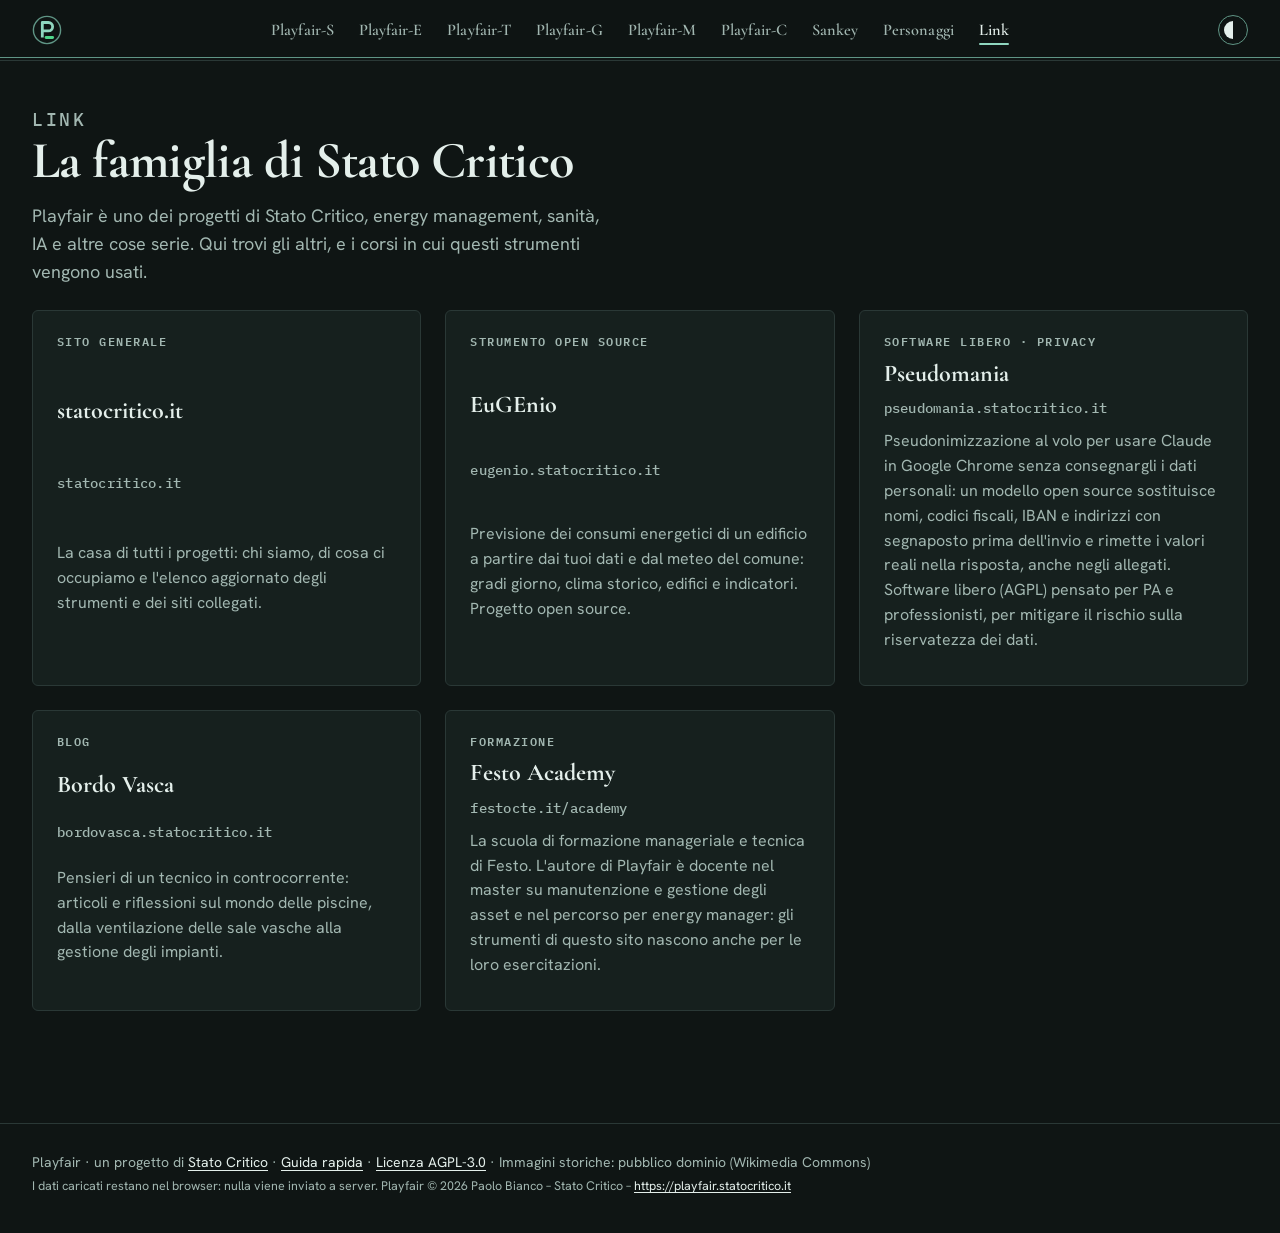
<file: link.html>
<!DOCTYPE html>
<html lang="it">
<head>
<meta charset="utf-8">
<meta name="viewport" content="width=device-width, initial-scale=1">
<title>Link — gli altri progetti di Stato Critico · Playfair</title>
<meta name="description" content="Gli altri progetti di Stato Critico: il sito generale, EuGEnio, Pseudomania, Bordo Vasca i corsi Festo Academy.">
<link rel="icon" href="img/favicon.svg" type="image/svg+xml">
<meta property="og:title" content="Link — gli altri progetti di Stato Critico">
<meta property="og:image" content="https://playfair.statocritico.it/img/macchina-sankey.gif">
<script>try{var r=document.documentElement,t=localStorage.getItem('pf-tema'),s=localStorage.getItem('pf-schema');if(t)r.dataset.theme=t;if(s)r.dataset.schema=s;}catch(e){}</script>
<link rel="stylesheet" href="assets/tema.css">
<link rel="stylesheet" href="assets/area.css">
<link rel="stylesheet" href="assets/sito.css">
<link rel="stylesheet" href="assets/steampunk.css">
<style>
.link-griglia { list-style: none; margin: 0 0 var(--s7); padding: 0; display: grid; gap: var(--s5); grid-template-columns: repeat(auto-fit, minmax(min(100%, 320px), 1fr)); }
.link-scheda { position: relative; display: grid; gap: var(--s3); padding: var(--s5) var(--s5) var(--s6); background: var(--foglio); border: 1px solid var(--linea); border-radius: var(--raggio); transition: border-color .15s, transform .15s, box-shadow .15s; }
.link-scheda:hover, .link-scheda:focus-within { border-color: var(--primario); transform: translateY(-2px); box-shadow: var(--ombra-2); }
.link-scheda h2 { margin: 0; font-size: 1.5rem; }
.link-scheda h2 a { color: var(--inchiostro); text-decoration: none; }
.link-scheda h2 a::after { content: ""; position: absolute; inset: 0; border-radius: inherit; }
.link-scheda h2 a:focus-visible { outline: none; }
.link-scheda:focus-within { outline: 2px solid var(--primario); outline-offset: 2px; }
.link-url { margin: 0; font: 500 var(--c-s)/1.3 var(--mono); color: var(--primario); letter-spacing: .02em; word-break: break-all; }
.link-scheda p { margin: 0; color: var(--tenue); max-width: 60ch; }
.link-tipo { font: 600 var(--c-xs)/1 var(--mono); letter-spacing: .12em; text-transform: uppercase; color: var(--tenue); }
</style>
</head>
<body>
<a class="pf-salta" href="#contenuto">Vai al contenuto</a>
<header class="pf-testata">
  <a class="pf-marchio" href="index.html" aria-label="Playfair, home"><svg viewBox="0 0 32 32" aria-hidden="true" focusable="false"><circle cx="16" cy="16" r="14.5" fill="none" stroke="var(--ottone)" stroke-width="1.5"></circle><path d="M11 24V8h6.5a4.5 4.5 0 0 1 0 9H11" fill="none" stroke="var(--primario)" stroke-width="3" stroke-linejoin="round"></path><path d="M15 24h7" stroke="var(--flusso-el)" stroke-width="3" stroke-linecap="round"></path></svg></a>
  <button class="pf-menu-apri" aria-expanded="false" aria-controls="pf-menu">Menu</button>
  <nav class="pf-menu" id="pf-menu" aria-label="Strumenti">
    <a href="playfair-s.html" data-tip="Site — analisi del singolo sito: costi e consumi di elettricità, gas, calore e acqua">Playfair-S</a>
    <a href="playfair-e.html" data-tip="Electric — curve di carico elettriche quartorarie: profili, mappe orarie, picchi e base">Playfair-E</a>
    <a href="playfair-t.html" data-tip="Thermal — consumi termici ed elettrici, simulazione di cogenerazione e valutazione economica">Playfair-T</a>
    <a href="playfair-g.html" data-tip="Group — analisi di un gruppo di sedi: consumo specifico, incidenza sul totale, Pareto e mappa a 4 quadranti">Playfair-G</a>
    <a href="playfair-m.html" data-tip="Money — confronto di investimenti energetici: VAN, TIR, ROI, WACC e flussi di cassa">Playfair-M</a>
    <a href="playfair-c.html" data-tip="Cusum — regressione, residui e carta CUSUM secondo ISO 50006">Playfair-C</a>
    <a href="sankey.html" data-tip="Sankey — disegna diagrammi di flusso energetico a blocchi e verifica i bilanci">Sankey</a>
    <a href="personaggi.html" data-tip="William Playfair e Matthew H. P. R. Sankey: chi erano">Personaggi</a>
    <a href="link.html" aria-current="page" data-tip="Link — Stato Critico, EuGEnio, Pseudomania, Bordo Vasca e i corsi Festo Academy">Link</a>
  </nav>
  <button class="pf-tema" type="button" aria-label="Cambia tema chiaro/scuro">◐</button>
</header>

<main id="contenuto" class="pf-contenitore">
  <header class="pf-intestazione">
    <p class="pf-sopratitolo">Link</p>
    <h1>La famiglia di Stato Critico</h1>
    <p>Playfair è uno dei progetti di Stato Critico, energy management, sanità, IA e altre cose serie. Qui trovi gli altri, e i corsi in cui questi strumenti vengono usati.</p>
  </header>

  <ul class="link-griglia">
    <li class="link-scheda">
      <span class="link-tipo">Sito generale</span>
      <h2><a href="https://statocritico.it">statocritico.it</a></h2>
      <p class="link-url">statocritico.it</p>
      <p>La casa di tutti i progetti: chi siamo, di cosa ci occupiamo e l'elenco aggiornato degli strumenti e dei siti collegati.</p>
    </li>
    <li class="link-scheda">
      <span class="link-tipo">Strumento open source</span>
      <h2><a href="https://eugenio.statocritico.it">EuGEnio</a></h2>
      <p class="link-url">eugenio.statocritico.it</p>
      <p>Previsione dei consumi energetici di un edificio a partire dai tuoi dati e dal meteo del comune: gradi giorno, clima storico, edifici e indicatori. Progetto open source.</p>
    </li>
    <li class="link-scheda">
      <span class="link-tipo">Software libero · privacy</span>
      <h2><a href="https://pseudomania.statocritico.it">Pseudomania</a></h2>
      <p class="link-url">pseudomania.statocritico.it</p>
      <p>Pseudonimizzazione al volo per usare Claude in Google Chrome senza consegnargli i dati personali: un modello open source sostituisce nomi, codici fiscali, IBAN e indirizzi con segnaposto prima dell'invio e rimette i valori reali nella risposta, anche negli allegati. Software libero (AGPL) pensato per PA e professionisti, per mitigare il rischio sulla riservatezza dei dati.</p>
    </li>
    <li class="link-scheda">
      <span class="link-tipo">Blog</span>
      <h2><a href="https://bordovasca.statocritico.it">Bordo Vasca</a></h2>
      <p class="link-url">bordovasca.statocritico.it</p>
      <p>Pensieri di un tecnico in controcorrente: articoli e riflessioni sul mondo delle piscine, dalla ventilazione delle sale vasche alla gestione degli impianti.</p>
    </li>
    <li class="link-scheda">
      <span class="link-tipo">Formazione</span>
      <h2><a href="https://www.festocte.it/academy/">Festo Academy</a></h2>
      <p class="link-url">festocte.it/academy</p>
      <p>La scuola di formazione manageriale e tecnica di Festo. L'autore di Playfair è docente nel master su manutenzione e gestione degli asset e nel percorso per energy manager: gli strumenti di questo sito nascono anche per le loro esercitazioni.</p>
    </li>
  </ul>
</main>

<footer class="pf-piede">
  <p>Playfair · un progetto di <a href="https://statocritico.it">Stato Critico</a> · <a href="guida-rapida.pdf">Guida rapida</a> · <a href="licenza.html">Licenza AGPL-3.0</a> · Immagini storiche: pubblico dominio (Wikimedia Commons)</p>
  <p class="pf-piede-nota">I dati caricati restano nel browser: nulla viene inviato a server. <span class="pf-piede-attribuzione">Playfair © 2026 Paolo Bianco – Stato Critico – <a href="https://playfair.statocritico.it">https://playfair.statocritico.it</a></span></p>
</footer>
<script src="assets/sito.js" defer></script>
</body>
</html>
</file>
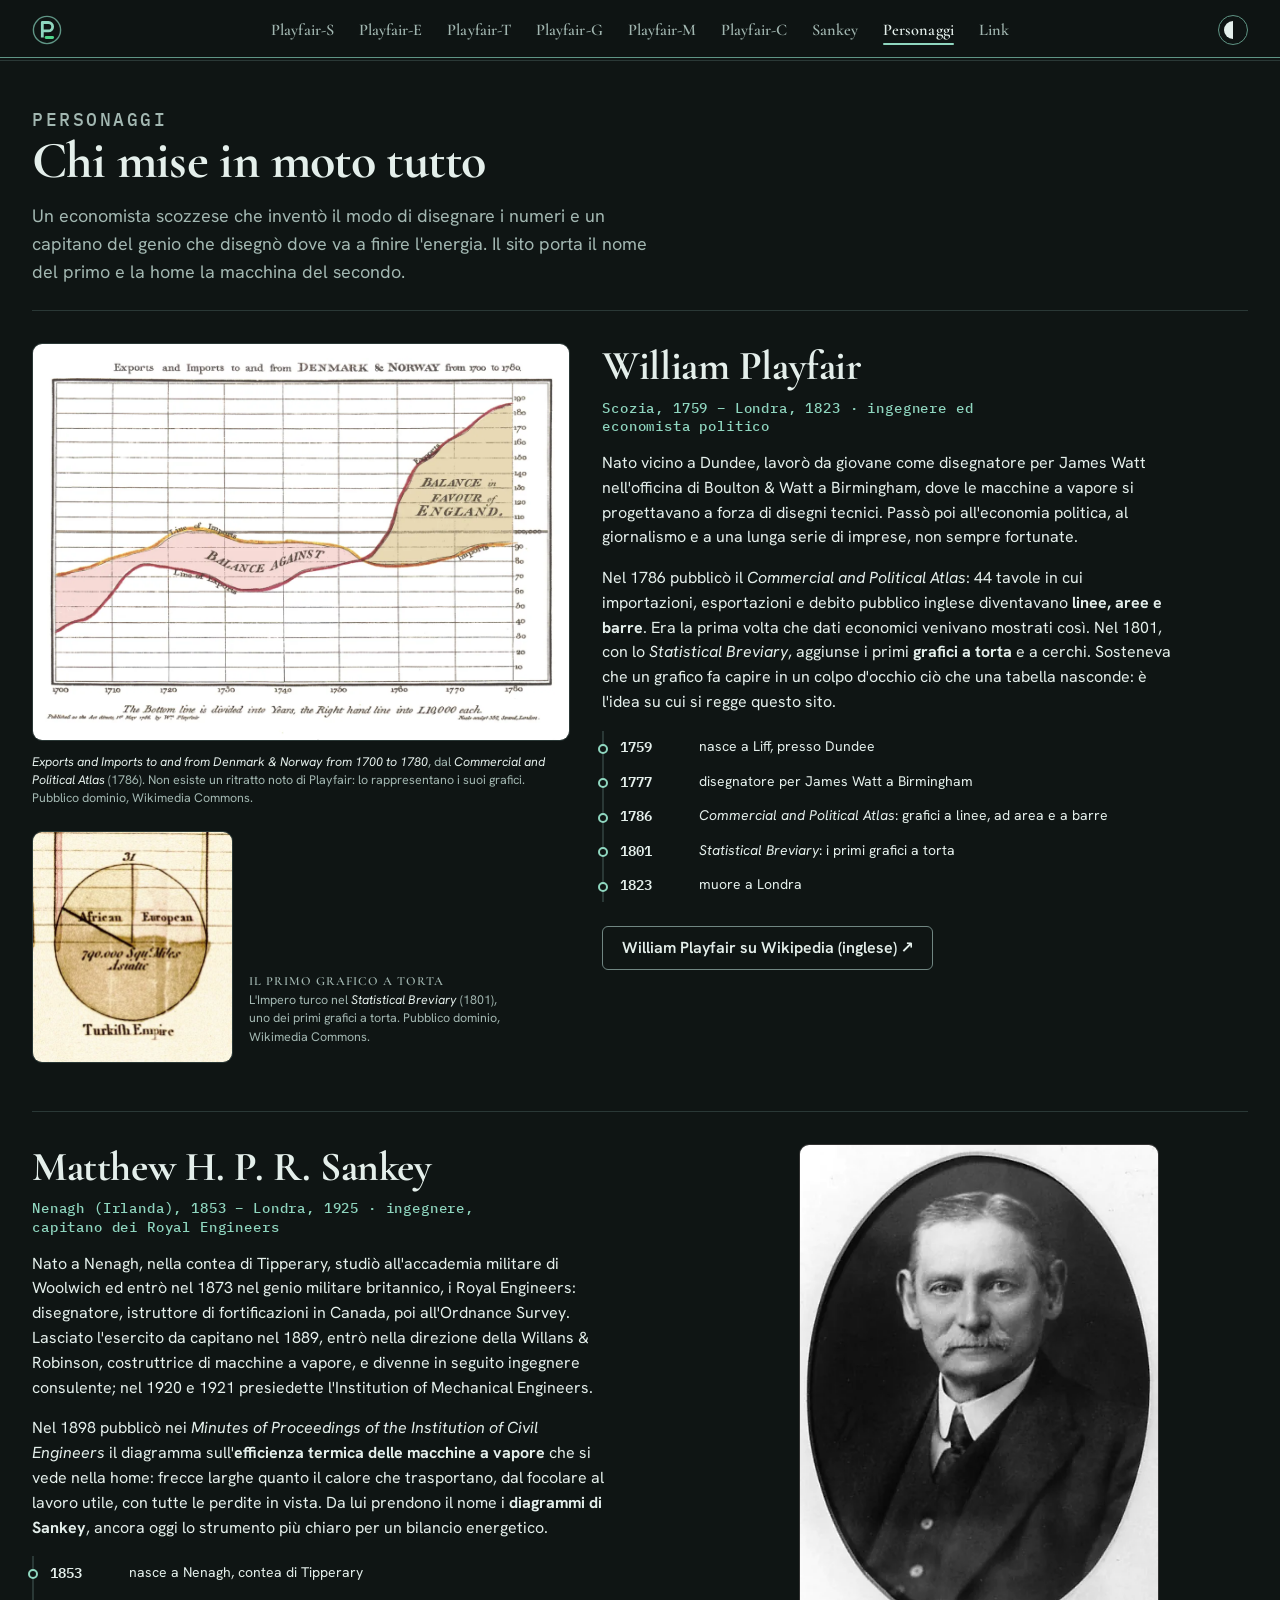
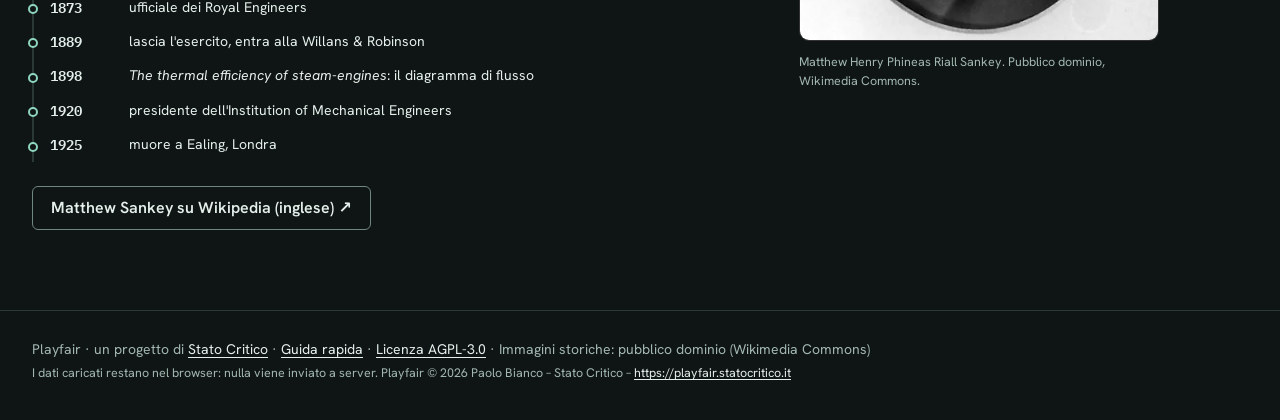
<file: personaggi.html>
<!DOCTYPE html>
<html lang="it">
<head>
<meta charset="utf-8">
<meta name="viewport" content="width=device-width, initial-scale=1">
<title>Personaggi — William Playfair e Matthew Sankey · Playfair</title>
<meta name="description" content="Chi erano William Playfair (1759–1823), inventore dei grafici a linee, a barre e a torta, e Matthew H. P. R. Sankey (1853–1925), autore del diagramma di flusso del 1898.">
<link rel="icon" href="img/favicon.svg" type="image/svg+xml">
<meta property="og:title" content="Personaggi — William Playfair e Matthew Sankey">
<meta property="og:image" content="https://playfair.statocritico.it/img/macchina-sankey.gif">
<script>try{var r=document.documentElement,t=localStorage.getItem('pf-tema'),s=localStorage.getItem('pf-schema');if(t)r.dataset.theme=t;if(s)r.dataset.schema=s;}catch(e){}</script>
<link rel="stylesheet" href="assets/tema.css">
<link rel="stylesheet" href="assets/area.css">
<link rel="stylesheet" href="assets/sito.css">
<link rel="stylesheet" href="assets/steampunk.css">
<style>
.schede { display: grid; gap: var(--s7); padding-bottom: var(--s4); }
.scheda { display: grid; grid-template-columns: minmax(0, 5fr) minmax(0, 6fr); gap: var(--s6); align-items: start;
  padding-top: var(--s6); border-top: 1px solid var(--linea); }
.scheda:nth-child(even) { grid-template-columns: minmax(0, 6fr) minmax(0, 5fr); }
.scheda:nth-child(even) .scheda-figure { order: 2; }
.scheda-figure { margin: 0; display: grid; gap: var(--s3); }
.scheda-figure img { display: block; width: 100%; height: auto; border-radius: var(--r-l); border: 1px solid var(--linea); background: var(--foglio); }
.scheda-figure .coppia { display: grid; grid-template-columns: minmax(0, 1fr) minmax(0, 1.6fr); gap: var(--s4); align-items: end; margin-top: var(--s3); }
.didascalia { margin: 0; color: var(--tenue); font-size: var(--c-xs); line-height: 1.5; }
.didascalia i { color: var(--inchiostro); }
.ritratto { max-width: 360px; justify-self: center; }
.ritratto img { filter: grayscale(1) contrast(1.02); }
figcaption { color: var(--tenue); font-size: var(--c-xs); line-height: 1.45; }
figcaption i { color: var(--inchiostro); }
.scheda h2 { margin: 0 0 var(--s2); font-size: clamp(1.8rem, 1.3rem + 1.6vw, 2.6rem); letter-spacing: -.01em; }
.date { margin: 0 0 var(--s4); font: 500 var(--c-s)/1.3 var(--mono); color: var(--primario); letter-spacing: .06em; }
.scheda p { max-width: 64ch; margin: 0 0 var(--s4); }
.tappe { list-style: none; margin: var(--s4) 0 var(--s5); padding: 0; display: grid; gap: .1rem; border-left: 2px solid var(--linea); }
.tappe li { position: relative; display: grid; grid-template-columns: 4.2rem 1fr; gap: var(--s3); padding: .35rem 0 .35rem var(--s4); font-size: var(--c-s); }
.tappe li::before { content: ""; position: absolute; left: -6px; top: .8rem; width: 10px; height: 10px; border-radius: 50%; background: var(--carta); border: 2px solid var(--primario); }
.tappe b { font: 600 var(--c-s)/1.4 var(--mono); color: var(--inchiostro); }
@media (max-width: 860px) {
  .scheda, .scheda:nth-child(even) { grid-template-columns: 1fr; gap: var(--s5); }
  .scheda:nth-child(even) .scheda-figure { order: 0; }
}
</style>
</head>
<body>
<a class="pf-salta" href="#contenuto">Vai al contenuto</a>
<header class="pf-testata">
  <a class="pf-marchio" href="index.html" aria-label="Playfair, home"><svg viewBox="0 0 32 32" aria-hidden="true" focusable="false"><circle cx="16" cy="16" r="14.5" fill="none" stroke="var(--ottone)" stroke-width="1.5"></circle><path d="M11 24V8h6.5a4.5 4.5 0 0 1 0 9H11" fill="none" stroke="var(--primario)" stroke-width="3" stroke-linejoin="round"></path><path d="M15 24h7" stroke="var(--flusso-el)" stroke-width="3" stroke-linecap="round"></path></svg></a>
  <button class="pf-menu-apri" aria-expanded="false" aria-controls="pf-menu">Menu</button>
  <nav class="pf-menu" id="pf-menu" aria-label="Strumenti">
    <a href="playfair-s.html" data-tip="Site — analisi del singolo sito: costi e consumi di elettricità, gas, calore e acqua">Playfair-S</a>
    <a href="playfair-e.html" data-tip="Electric — curve di carico elettriche quartorarie: profili, mappe orarie, picchi e base">Playfair-E</a>
    <a href="playfair-t.html" data-tip="Thermal — consumi termici ed elettrici, simulazione di cogenerazione e valutazione economica">Playfair-T</a>
    <a href="playfair-g.html" data-tip="Group — analisi di un gruppo di sedi: consumo specifico, incidenza sul totale, Pareto e mappa a 4 quadranti">Playfair-G</a>
    <a href="playfair-m.html" data-tip="Money — confronto di investimenti energetici: VAN, TIR, ROI, WACC e flussi di cassa">Playfair-M</a>
    <a href="playfair-c.html" data-tip="Cusum — regressione, residui e carta CUSUM secondo ISO 50006">Playfair-C</a>
    <a href="sankey.html" data-tip="Sankey — disegna diagrammi di flusso energetico a blocchi e verifica i bilanci">Sankey</a>
    <a href="personaggi.html" aria-current="page" data-tip="William Playfair e Matthew H. P. R. Sankey: chi erano">Personaggi</a>
    <a href="link.html" data-tip="Link — Stato Critico, EuGEnio, Pseudomania, Bordo Vasca e i corsi Festo Academy">Link</a>
  </nav>
  <button class="pf-tema" type="button" aria-label="Cambia tema chiaro/scuro">◐</button>
</header>

<main id="contenuto" class="pf-contenitore">
  <header class="pf-intestazione">
    <p class="pf-sopratitolo">Personaggi</p>
    <h1>Chi mise in moto tutto</h1>
    <p>Un economista scozzese che inventò il modo di disegnare i numeri e un capitano del genio che disegnò dove va a finire l'energia. Il sito porta il nome del primo e la home la macchina del secondo.</p>
  </header>

  <div class="schede">
    <article class="scheda" id="playfair" aria-labelledby="t-playfair">
      <figure class="scheda-figure">
        <img src="img/playfair-atlas-1786.webp" width="1200" height="886" alt="Grafico di William Playfair: esportazioni e importazioni dell'Inghilterra verso Danimarca e Norvegia dal 1700 al 1780, con due linee e l'area della bilancia commerciale colorata tra di esse" loading="lazy">
        <figcaption><i>Exports and Imports to and from Denmark &amp; Norway from 1700 to 1780</i>, dal <i>Commercial and Political Atlas</i> (1786). Non esiste un ritratto noto di Playfair: lo rappresentano i suoi grafici. Pubblico dominio, Wikimedia Commons.</figcaption>
        <div class="coppia">
          <img src="img/playfair-breviary-1801.webp" width="400" height="462" alt="Grafico a torta di Playfair sui territori dell'Impero ottomano divisi tra Asia, Africa ed Europa" loading="lazy">
          <p class="didascalia"><span class="pf-etichetta">Il primo grafico a torta</span><br>L'Impero turco nel <i>Statistical Breviary</i> (1801), uno dei primi grafici a torta. Pubblico dominio, Wikimedia Commons.</p>
        </div>
      </figure>
      <div>
        <h2 id="t-playfair">William Playfair</h2>
        <p class="date">Scozia, 1759 – Londra, 1823 · ingegnere ed economista politico</p>
        <p>Nato vicino a Dundee, lavorò da giovane come disegnatore per James Watt nell'officina di Boulton &amp; Watt a Birmingham, dove le macchine a vapore si progettavano a forza di disegni tecnici. Passò poi all'economia politica, al giornalismo e a una lunga serie di imprese, non sempre fortunate.</p>
        <p>Nel 1786 pubblicò il <i>Commercial and Political Atlas</i>: 44 tavole in cui importazioni, esportazioni e debito pubblico inglese diventavano <strong>linee, aree e barre</strong>. Era la prima volta che dati economici venivano mostrati così. Nel 1801, con lo <i>Statistical Breviary</i>, aggiunse i primi <strong>grafici a torta</strong> e a cerchi. Sosteneva che un grafico fa capire in un colpo d'occhio ciò che una tabella nasconde: è l'idea su cui si regge questo sito.</p>
        <ol class="tappe">
          <li><b>1759</b><span>nasce a Liff, presso Dundee</span></li>
          <li><b>1777</b><span>disegnatore per James Watt a Birmingham</span></li>
          <li><b>1786</b><span><i>Commercial and Political Atlas</i>: grafici a linee, ad area e a barre</span></li>
          <li><b>1801</b><span><i>Statistical Breviary</i>: i primi grafici a torta</span></li>
          <li><b>1823</b><span>muore a Londra</span></li>
        </ol>
        <a class="pf-btn secondario" href="https://en.wikipedia.org/wiki/William_Playfair" rel="noopener">William Playfair su Wikipedia (inglese) ↗</a>
      </div>
    </article>

    <article class="scheda" id="sankey" aria-labelledby="t-sankey">
      <figure class="scheda-figure ritratto">
        <img src="img/sankey-ritratto.webp" width="432" height="598" alt="Ritratto fotografico ovale del capitano Matthew H. P. R. Sankey in età matura, con baffi, giacca e cravatta" loading="lazy">
        <figcaption>Matthew Henry Phineas Riall Sankey. Pubblico dominio, Wikimedia Commons.</figcaption>
      </figure>
      <div>
        <h2 id="t-sankey">Matthew H. P. R. Sankey</h2>
        <p class="date">Nenagh (Irlanda), 1853 – Londra, 1925 · ingegnere, capitano dei Royal Engineers</p>
        <p>Nato a Nenagh, nella contea di Tipperary, studiò all'accademia militare di Woolwich ed entrò nel 1873 nel genio militare britannico, i Royal Engineers: disegnatore, istruttore di fortificazioni in Canada, poi all'Ordnance Survey. Lasciato l'esercito da capitano nel 1889, entrò nella direzione della Willans &amp; Robinson, costruttrice di macchine a vapore, e divenne in seguito ingegnere consulente; nel 1920 e 1921 presiedette l'Institution of Mechanical Engineers.</p>
        <p>Nel 1898 pubblicò nei <i>Minutes of Proceedings of the Institution of Civil Engineers</i> il diagramma sull'<strong>efficienza termica delle macchine a vapore</strong> che si vede nella home: frecce larghe quanto il calore che trasportano, dal focolare al lavoro utile, con tutte le perdite in vista. Da lui prendono il nome i <strong>diagrammi di Sankey</strong>, ancora oggi lo strumento più chiaro per un bilancio energetico.</p>
        <ol class="tappe">
          <li><b>1853</b><span>nasce a Nenagh, contea di Tipperary</span></li>
          <li><b>1873</b><span>ufficiale dei Royal Engineers</span></li>
          <li><b>1889</b><span>lascia l'esercito, entra alla Willans &amp; Robinson</span></li>
          <li><b>1898</b><span><i>The thermal efficiency of steam-engines</i>: il diagramma di flusso</span></li>
          <li><b>1920</b><span>presidente dell'Institution of Mechanical Engineers</span></li>
          <li><b>1925</b><span>muore a Ealing, Londra</span></li>
        </ol>
        <a class="pf-btn secondario" href="https://en.wikipedia.org/wiki/Matthew_Henry_Phineas_Riall_Sankey" rel="noopener">Matthew Sankey su Wikipedia (inglese) ↗</a>
      </div>
    </article>
  </div>
</main>

<footer class="pf-piede">
  <p>Playfair · un progetto di <a href="https://statocritico.it">Stato Critico</a> · <a href="guida-rapida.pdf">Guida rapida</a> · <a href="licenza.html">Licenza AGPL-3.0</a> · Immagini storiche: pubblico dominio (Wikimedia Commons)</p>
  <p class="pf-piede-nota">I dati caricati restano nel browser: nulla viene inviato a server. <span class="pf-piede-attribuzione">Playfair © 2026 Paolo Bianco – Stato Critico – <a href="https://playfair.statocritico.it">https://playfair.statocritico.it</a></span></p>
</footer>
<script src="assets/sito.js" defer></script>
</body>
</html>
</file>
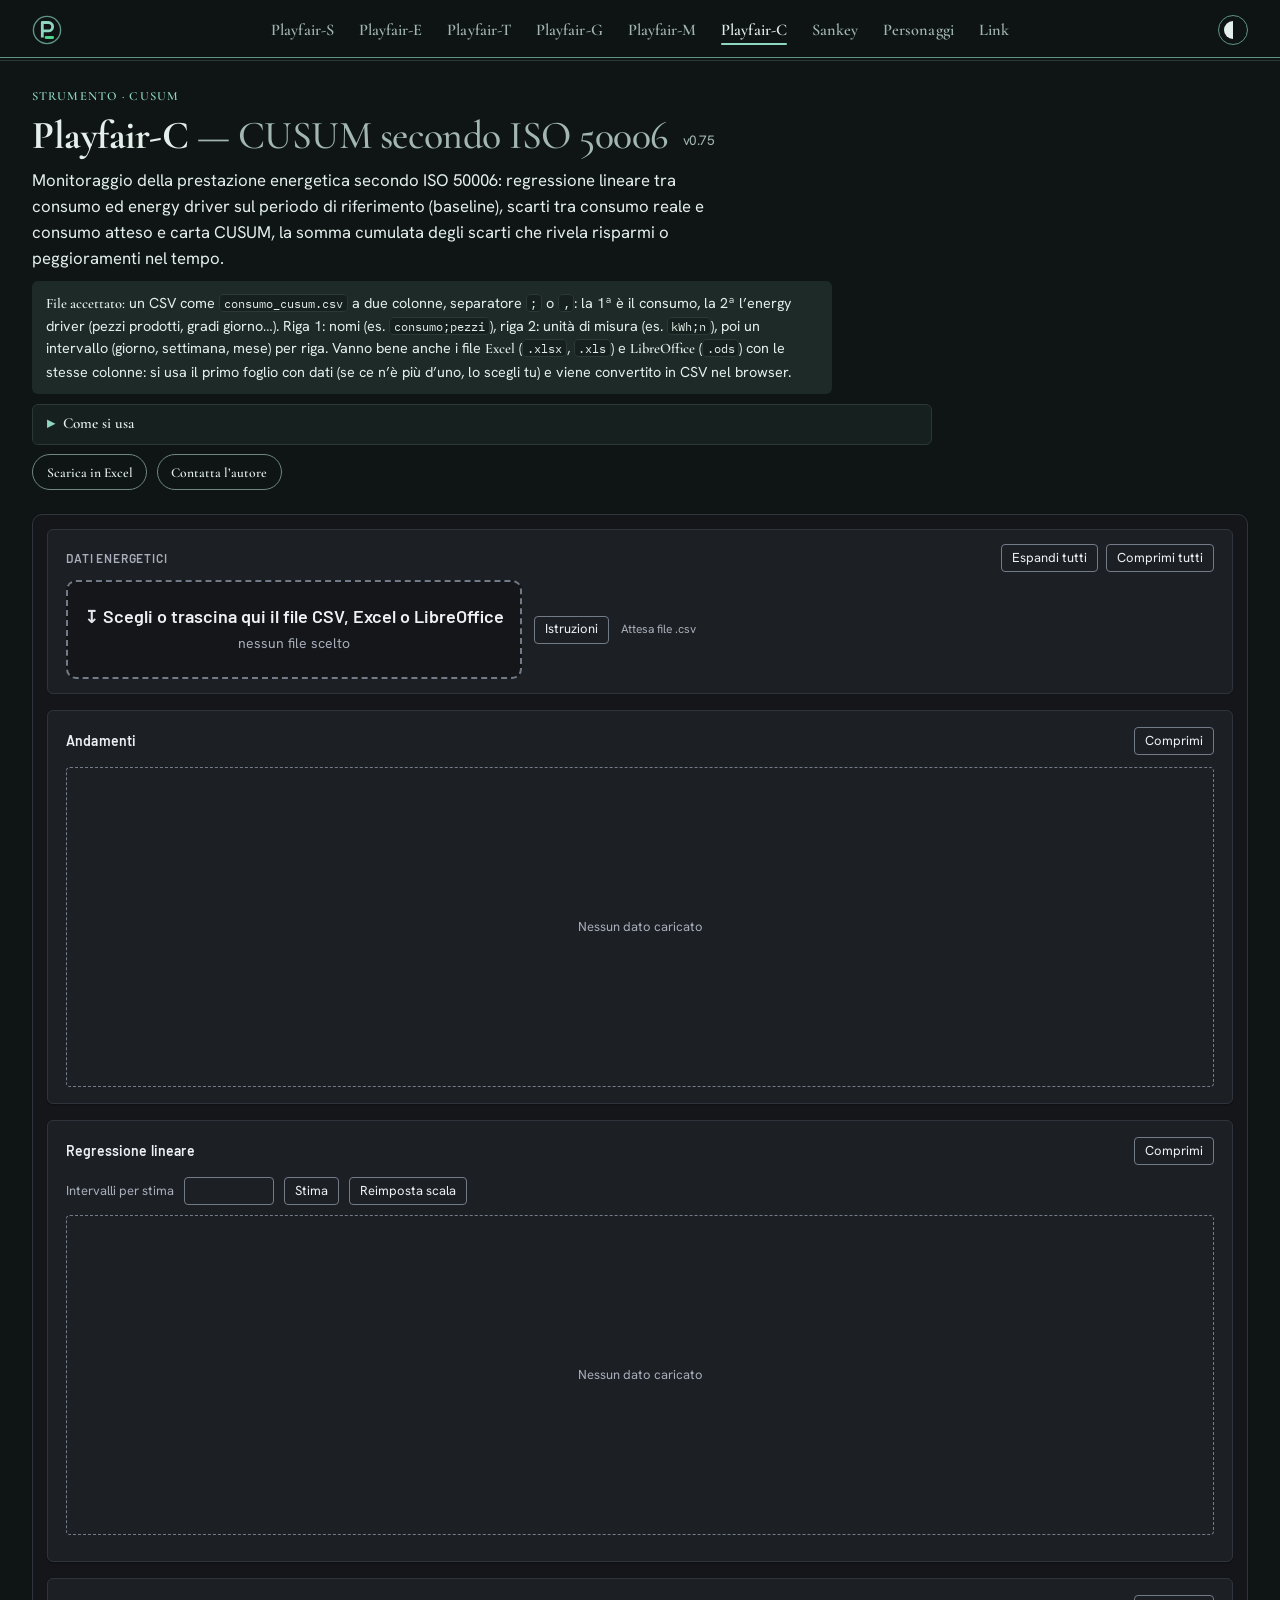
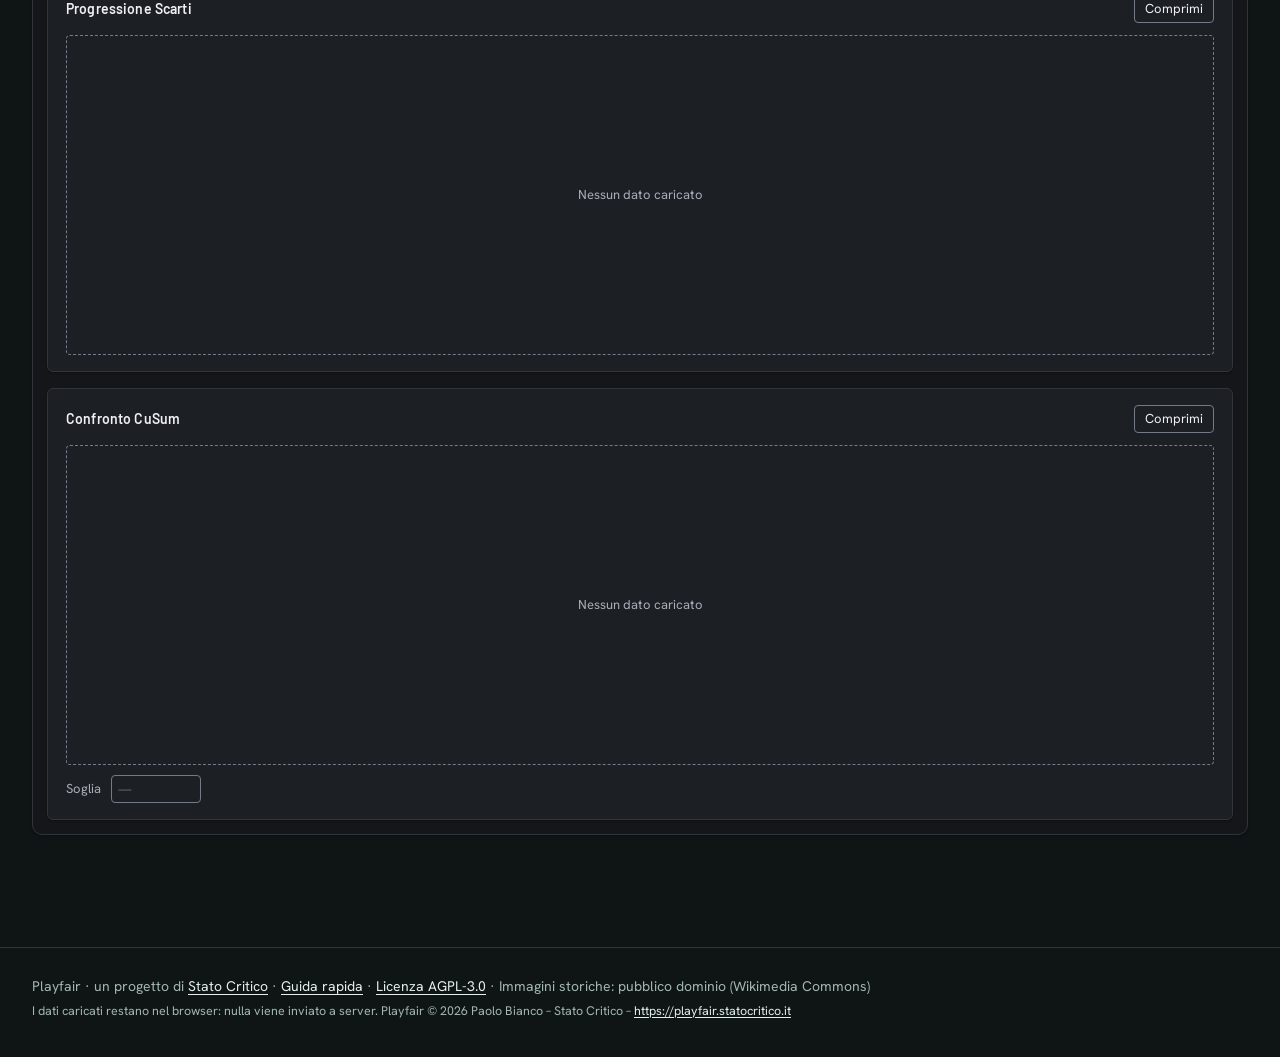
<file: playfair-c.html>
<!DOCTYPE html>
<html lang="it">
<head>
<meta charset="UTF-8">
<meta name="viewport" content="width=device-width, initial-scale=1">
<title>Playfair-C — CUSUM ISO 50006 · Playfair</title>
<meta name="description" content="Playfair-C: regressione consumo–energy driver, scarti e carta CUSUM per il monitoraggio della prestazione energetica secondo ISO 50006.">
<link rel="icon" href="img/favicon.svg" type="image/svg+xml">
<script>try{var r=document.documentElement,t=localStorage.getItem('pf-tema'),s=localStorage.getItem('pf-schema');if(t)r.dataset.theme=t;if(s)r.dataset.schema=s;}catch(e){}</script>
<link rel="stylesheet" href="assets/tema.css">
<link rel="stylesheet" href="assets/area.css">
<link rel="stylesheet" href="assets/sito.css">
<link rel="stylesheet" href="assets/steampunk.css">
<link rel="stylesheet" href="assets/strumenti.css">
<style>
.pf-app.c .ch{height:320px}
.pf-app.c .sgrid{display:grid;grid-template-columns:repeat(auto-fit,minmax(160px,1fr));gap:8px;margin-top:10px}
.pf-app.c .scard{background:var(--area-rialzo);border-radius:var(--area-raggio,6px);padding:9px 12px;position:relative}
.pf-app.c .slabel{font-size:12px;color:var(--area-tenue);margin-bottom:3px;cursor:pointer;text-decoration:underline dotted;text-underline-offset:3px;display:inline-block}
.pf-app.c .svalue{font:600 17px/1.25 var(--area-font-titoli);font-variant-numeric:tabular-nums}
.pf-app.c .stip{display:none;position:absolute;z-index:20;top:100%;left:0;width:240px;background:var(--area-pannello);border:1px solid var(--area-linea);border-radius:6px;padding:8px;font-size:12px;color:var(--area-testo);line-height:1.5;margin-top:4px;box-shadow:var(--area-ombra-2)}
</style>
</head>
<body class="pf-pagina-strumento">
<header class="pf-testata">
  <a class="pf-marchio" href="index.html" aria-label="Playfair, home"><svg viewBox="0 0 32 32" aria-hidden="true" focusable="false"><circle cx="16" cy="16" r="14.5" fill="none" stroke="var(--ottone)" stroke-width="1.5"></circle><path d="M11 24V8h6.5a4.5 4.5 0 0 1 0 9H11" fill="none" stroke="var(--primario)" stroke-width="3" stroke-linejoin="round"></path><path d="M15 24h7" stroke="var(--flusso-el)" stroke-width="3" stroke-linecap="round"></path></svg></a>
  <button class="pf-menu-apri" aria-expanded="false" aria-controls="pf-menu">Menu</button>
  <nav class="pf-menu" id="pf-menu" aria-label="Strumenti">
    <a href="playfair-s.html" data-tip="Site — analisi del singolo sito: costi e consumi di elettricità, gas, calore e acqua">Playfair-S</a>
    <a href="playfair-e.html" data-tip="Electric — curve di carico elettriche quartorarie: profili, mappe orarie, picchi e base">Playfair-E</a>
    <a href="playfair-t.html" data-tip="Thermal — consumi termici ed elettrici, simulazione di cogenerazione e valutazione economica">Playfair-T</a>
    <a href="playfair-g.html" data-tip="Group — analisi di un gruppo di sedi: consumo specifico, incidenza sul totale, Pareto e mappa a 4 quadranti">Playfair-G</a>
    <a href="playfair-m.html" data-tip="Money — confronto di investimenti energetici: VAN, TIR, ROI, WACC e flussi di cassa">Playfair-M</a>
    <a href="playfair-c.html" aria-current="page" data-tip="Cusum — regressione, residui e carta CUSUM secondo ISO 50006">Playfair-C</a>
    <a href="sankey.html" data-tip="Sankey — disegna diagrammi di flusso energetico a blocchi e verifica i bilanci">Sankey</a>
    <a href="personaggi.html" data-tip="William Playfair e Matthew H. P. R. Sankey: chi erano">Personaggi</a>
    <a href="link.html" data-tip="Link — Stato Critico, EuGEnio, Pseudomania, Bordo Vasca e i corsi Festo Academy">Link</a>
  </nav>
  <button class="pf-tema" type="button" aria-label="Cambia tema chiaro/scuro">◐</button>
</header>

<main class="pf-strumento" id="contenuto">
<section class="pf-intro" aria-labelledby="titolo-strumento">
  <p class="pf-occhiello">Strumento · Cusum</p>
  <h1 id="titolo-strumento">Playfair-C <span class="pf-sotto">— CUSUM secondo ISO 50006</span> <small>v0.75</small></h1>
  <p class="pf-sommario">Monitoraggio della prestazione energetica secondo ISO 50006: regressione lineare tra consumo ed energy driver sul periodo di riferimento (baseline), scarti tra consumo reale e consumo atteso e carta CUSUM, la somma cumulata degli scarti che rivela risparmi o peggioramenti nel tempo.</p>
  <p class="pf-file"><b>File accettato:</b> un CSV come <code>consumo_cusum.csv</code> a due colonne, separatore <code>;</code> o <code>,</code>: la 1ª è il consumo, la 2ª l’energy driver (pezzi prodotti, gradi giorno…). Riga 1: nomi (es. <code>consumo;pezzi</code>), riga 2: unità di misura (es. <code>kWh;n</code>), poi un intervallo (giorno, settimana, mese) per riga. Vanno bene anche i file <b>Excel</b> (<code>.xlsx</code>, <code>.xls</code>) e <b>LibreOffice</b> (<code>.ods</code>) con le stesse colonne: si usa il primo foglio con dati (se ce n’è più d’uno, lo scegli tu) e viene convertito in CSV nel browser.</p>
  <details class="pf-come">
    <summary>Come si usa</summary>
    <ol>
      <li>Trascina il file (CSV, Excel o LibreOffice) in un punto qualsiasi della pagina, oppure sceglilo nel riquadro «Dati energetici».</li>
      <li>«Intervalli per stima» è il numero di intervalli iniziali usati come baseline (proposto: 20% dei dati); premi «Stima» per ricalcolare.</li>
      <li>Fai clic su Formula, R², χ² e p-value per leggere cosa significano.</li>
      <li>Trascina i grafici con il mouse per scorrere e usa la rotella per lo zoom; «Reimposta scala» torna alla vista iniziale.</li>
      <li>Nella carta CUSUM imposta una Soglia per tracciare i limiti ±: una pendenza negativa e stabile indica un risparmio.</li>
    </ol>
  </details>
  <div class="pf-intro-azioni"><button class="pf-bottone-piccolo" type="button" data-pf-excel-scarica data-tip="Scarica una cartella Excel con un foglio per grafico: tabella dei dati e grafico modificabile">Scarica in Excel</button> <button class="pf-bottone-piccolo" id="contactBtn" type="button" onclick="contactAuthor()">Contatta l’autore</button></div>
</section>

<div class="pf-app pf-area fam-b c">
<div class="wrap">

<div class="riquadro">
  <div style="display:flex;align-items:center;gap:8px;margin-bottom:8px;flex-wrap:wrap">
    <span class="etichetta" style="flex:1">Dati energetici</span>
    <button class="obtn" onclick="setAllPanels(true)">Espandi tutti</button>
    <button class="obtn" onclick="setAllPanels(false)">Comprimi tutti</button>
  </div>
  <div id="helpBox" class="aiuto" style="display:none">
    Caricare un file .csv con due colonne: consumo energetico ed energy driver. Riga 1: intestazioni, riga 2: unità di misura, righe seguenti: valori.
  </div>
  <div style="display:flex;align-items:center;gap:12px;flex-wrap:wrap">
    <input type="file" id="csvFile" accept=".csv,.xlsx,.xls,.ods,text/csv,application/vnd.openxmlformats-officedocument.spreadsheetml.sheet,application/vnd.ms-excel,application/vnd.oasis.opendocument.spreadsheet" aria-label="File CSV consumo ed energy driver (es. consumo_cusum.csv)">
    <button class="obtn" onclick="toggleHelp()">Istruzioni</button>
    <span style="font-size:12px;color:var(--color-text-tertiary)" id="fileStatus">Attesa file .csv</span>
  </div>
  <div id="dataInfo" style="display:none;margin-top:8px;font-size:12px;color:var(--color-text-secondary)"></div>
</div>

<!-- Andamenti -->
<div class="panel" id="panelAndamenti">
  <div class="ph"><span class="ptitle" id="titleAndamenti">Andamenti</span><button class="obtn" onclick="togglePanel('andamenti')">Comprimi</button></div>
  <div id="bodyAndamenti">
    <div class="ch" id="outerAndamenti">
      <div class="nodata" id="ndAndamenti">Nessun dato caricato</div>
      <canvas id="cAndamenti" style="display:none;position:absolute;top:0;left:0;width:100%;height:100%"></canvas>
    </div>
  </div>
</div>

<!-- Regressione -->
<div class="panel" id="panelReg">
  <div class="ph"><span class="ptitle">Regressione lineare</span><button class="obtn" onclick="togglePanel('reg')">Comprimi</button></div>
  <div id="bodyReg">
    <div class="srow" style="margin-top:0;margin-bottom:10px">
      <label>Intervalli per stima</label>
      <input type="number" id="regN" class="ifield" step="1" min="2">
      <button class="obtn" onclick="doRegression()">Stima</button>
      <button class="obtn" onclick="resetAllScales()">Reimposta scala</button>
    </div>
    <div class="ch" id="outerReg">
      <div class="nodata" id="ndReg">Nessun dato caricato</div>
      <canvas id="cReg" data-pf-titolo="Regressione lineare" style="display:none;position:absolute;top:0;left:0;width:100%;height:100%"></canvas>
    </div>
    <div class="sgrid" id="regStats"></div>
  </div>
</div>

<!-- Scarti -->
<div class="panel" id="panelScarti">
  <div class="ph"><span class="ptitle">Progressione Scarti</span><button class="obtn" onclick="togglePanel('scarti')">Comprimi</button></div>
  <div id="bodyScarti">
    <div class="ch" id="outerScarti" style="cursor:grab">
      <div class="nodata" id="ndScarti">Nessun dato caricato</div>
      <canvas id="cScarti" data-pf-titolo="Progressione scarti" style="display:none;position:absolute;top:0;left:0;width:100%;height:100%"></canvas>
    </div>
  </div>
</div>

<!-- CuSum -->
<div class="panel" id="panelCusum">
  <div class="ph"><span class="ptitle">Confronto CuSum</span><button class="obtn" onclick="togglePanel('cusum')">Comprimi</button></div>
  <div id="bodyCusum">
    <div class="ch" id="outerCusum" style="cursor:grab">
      <div class="nodata" id="ndCusum">Nessun dato caricato</div>
      <canvas id="cCusum" data-pf-titolo="Confronto CuSum" style="display:none;position:absolute;top:0;left:0;width:100%;height:100%"></canvas>
    </div>
    <div class="srow">
      <label>Soglia</label>
      <input type="number" id="cusumSoglia" class="ifield" step="any" placeholder="—" oninput="redrawCusum()">
    </div>
  </div>
</div>

</div>
</div>
</main>

<footer class="pf-piede">
  <p>Playfair · un progetto di <a href="https://statocritico.it">Stato Critico</a> · <a href="guida-rapida.pdf">Guida rapida</a> · <a href="licenza.html">Licenza AGPL-3.0</a> · Immagini storiche: pubblico dominio (Wikimedia Commons)</p>
  <p class="pf-piede-nota">I dati caricati restano nel browser: nulla viene inviato a server. <span class="pf-piede-attribuzione">Playfair © 2026 Paolo Bianco – Stato Critico – <a href="https://playfair.statocritico.it">https://playfair.statocritico.it</a></span></p>
</footer>

<script src="assets/vendor/chart.umd.js"></script>
<script src="assets/vendor/papaparse.min.js"></script>
<script src="assets/strumenti.js"></script>
<script>
// ── State ─────────────────────────────────────────────────────────────────
var DATA=[], dName='Driver', dUnit='', cUnit='';
var rA=0, rB=0, rN=0;
var SCARTI=[], CUSUM=[];

var chAnd=null, chReg=null, chSca=null, chCus=null;

// Zoom windows for index charts (Andamenti, Scarti, CuSum)
// NB: gli oggetti finestra si aggiornano SEMPRE sul posto (setW/Object.assign): rotella e trascinamento
// tengono un riferimento all'oggetto passato a setupIdx, riassegnarlo li scollegherebbe.
function setW(w,v){for(var k in v)w[k]=v[k];return w;}
var wAnd={min:0,max:0}; var wAnd0={min:0,max:0};
var wSca={min:0,max:0}; var wSca0={min:0,max:0};
var wCus={min:0,max:0}; var wCus0={min:0,max:0};
// Scatter zoom
var wReg={x0:0,x1:0,y0:0,y1:0}, wReg0={x0:0,x1:0,y0:0,y1:0};

var panels={andamenti:true,reg:true,scarti:true,cusum:true};

// ── Helpers ───────────────────────────────────────────────────────────────
/* tema del sito (data-theme su <html>) invece del tema di sistema; colori da tema.css */
function dk(){return PF.scuroAttivo();}
function tc(){return PF.tenue();}
function gc(){return PF.griglia();}
var PAL=PF.tavolozza({cons:['--serie-2','#378add'],drv:['--serie-3','#e09b1a'],reg:['--serie-1','#C0392B'],pos:['--area-ok','#3ba878'],neg:['--area-err','#dc3232'],ink:['--area-testo','#000000']});
function fn(v,d){return v.toLocaleString('it-IT',{minimumFractionDigits:d,maximumFractionDigits:d});}

function togglePanel(id){
  panels[id]=!panels[id];
  var k=id[0].toUpperCase()+id.slice(1);
  var b=document.getElementById('body'+k);
  if(b) b.style.display=panels[id]?'block':'none';
  document.querySelectorAll('[onclick="togglePanel(\''+id+'\')"]').forEach(function(el){el.textContent=panels[id]?'Comprimi':'Espandi';});
}
function setAllPanels(open){
  ['andamenti','reg','scarti','cusum'].forEach(function(id){
    panels[id]=open;
    var k=id[0].toUpperCase()+id.slice(1);
    var b=document.getElementById('body'+k);
    if(b) b.style.display=open?'block':'none';
    document.querySelectorAll('[onclick="togglePanel(\''+id+'\')"]').forEach(function(el){el.textContent=open?'Comprimi':'Espandi';});
  });
}
function toggleHelp(){var e=document.getElementById('helpBox');e.style.display=e.style.display==='none'?'block':'none';}
function contactAuthor(){
  var email='ing.paolo.bianco@gmail.com';
  var t=document.createElement('textarea');t.value=email;t.style.cssText='position:fixed;top:0;left:0;opacity:0';
  document.body.appendChild(t);t.focus();t.select();try{document.execCommand('copy');}catch(e){}document.body.removeChild(t);
  var b=document.getElementById('contactBtn');var o=b.textContent;b.textContent='Email copiata!';setTimeout(function(){b.textContent=o;},2000);
}
document.addEventListener('click',function(e){if(!e.target.classList.contains('slabel'))document.querySelectorAll('.stip').forEach(function(el){el.style.display='none';});});
function showTip(id){
  ['formula','r2','chi2','pval'].forEach(function(t){
    var el=document.getElementById('tip-'+t);
    if(el) el.style.display=(t===id&&el.style.display!=='block')?'block':'none';
  });
}

// ── CSV ───────────────────────────────────────────────────────────────────
document.getElementById('csvFile').addEventListener('change',function(e){
  var f=e.target.files[0]; if(!f) return;
  document.getElementById('fileStatus').textContent='Parsing…';
  Papa.parse(f,{header:false,skipEmptyLines:true,dynamicTyping:false,delimiter:'',complete:function(res){
    var rows=res.data; if(rows.length<3){document.getElementById('fileStatus').textContent='File non valido.';return;}
    dName=(rows[0][1]||'Driver').toString().trim();
    cUnit=(rows[1][0]||'').toString().trim();
    dUnit=(rows[1][1]||'').toString().trim();
    DATA=[]; var errs=0;
    for(var i=2;i<rows.length;i++){
      var r=rows[i];
      var y=parseFloat(String(r[0]||'').trim().replace(/\./g,'').replace(',','.'));
      var x=parseFloat(String(r[1]||'').trim().replace(/\./g,'').replace(',','.'));
      if(isNaN(x)||isNaN(y)){errs++;continue;}
      DATA.push({x:x,y:y});
    }
    if(DATA.length<2){document.getElementById('fileStatus').textContent='Dati insufficienti.';return;}
    document.getElementById('fileStatus').textContent=DATA.length+' intervalli'+(errs?' ('+errs+' ignorate)':'');
    document.getElementById('dataInfo').style.display='block';
    document.getElementById('dataInfo').textContent='Consumo ['+cUnit+'] vs Energy driver: '+dName+' ['+dUnit+']';
    document.getElementById('titleAndamenti').textContent='Andamenti — Consumo ['+cUnit+'] e '+dName+' ['+dUnit+']';
    var defN=Math.max(2,Math.round(DATA.length*0.2));
    document.getElementById('regN').value=defN;
    setW(wAnd,{min:0,max:DATA.length-1}); setW(wAnd0,{min:0,max:DATA.length-1});
    doRegression();
  }});
});

// ── Regression ────────────────────────────────────────────────────────────
function doRegression(){
  if(DATA.length<2) return;
  rN=Math.max(2,Math.min(DATA.length,parseInt(document.getElementById('regN').value,10)||Math.round(DATA.length*0.2)));
  document.getElementById('regN').value=rN;
  var sub=DATA.slice(0,rN), n=sub.length;
  var sx=0,sy=0,sxy=0,sx2=0;
  for(var i=0;i<n;i++){sx+=sub[i].x;sy+=sub[i].y;sxy+=sub[i].x*sub[i].y;sx2+=sub[i].x*sub[i].x;}
  var mx=sx/n, my=sy/n, num=0, den=0;
  for(var i=0;i<n;i++){num+=(sub[i].x-mx)*(sub[i].y-my);den+=(sub[i].x-mx)*(sub[i].x-mx);}
  rA=den?num/den:0; rB=my-rA*mx;
  SCARTI=DATA.map(function(d){return d.y-(rA*d.x+rB);});
  CUSUM=[]; var cs=0; for(var i=0;i<SCARTI.length;i++){cs+=SCARTI[i];CUSUM.push(cs);}
  // stats
  var ss=0,sr=0; for(var i=0;i<n;i++){ss+=(sub[i].y-my)*(sub[i].y-my);sr+=SCARTI[i]*SCARTI[i];}
  var r2=ss?1-sr/ss:0;
  var chi2=0; for(var i=0;i<n;i++){var ex=rA*sub[i].x+rB;if(Math.abs(ex)>1e-10)chi2+=SCARTI[i]*SCARTI[i]/Math.abs(ex);}
  var r=Math.sqrt(Math.max(0,r2)), df=n-2;
  var t=df>0&&(1-r2)>1e-10?r*Math.sqrt(df)/Math.sqrt(1-r2):0;
  var pval=df>0?2*(1-tCDF(Math.abs(t),df)):1;
  var sg=rB>=0?'+':'-';
  var h='<div class="scard"><span class="slabel" onclick="showTip(\'formula\')">Formula</span><div class="stip" id="tip-formula">Retta calcolata sui primi '+rN+' intervalli.</div><div class="svalue" style="font-size:13px">y='+fn(rA,4)+'·x '+sg+' '+fn(Math.abs(rB),2)+'</div></div>';
  h+='<div class="scard"><span class="slabel" onclick="showTip(\'r2\')">R²</span><div class="stip" id="tip-r2">Coefficiente di determinazione. Vicino a 1 = ottima correlazione.</div><div class="svalue">'+fn(r2,4)+'</div></div>';
  h+='<div class="scard"><span class="slabel" onclick="showTip(\'chi2\')">χ²</span><div class="stip" id="tip-chi2">Chi quadro: discrepanza osservato/atteso. Valori bassi = buon adattamento.</div><div class="svalue">'+fn(chi2,4)+'</div></div>';
  h+='<div class="scard"><span class="slabel" onclick="showTip(\'pval\')">p-value</span><div class="stip" id="tip-pval">Probabilità che la correlazione sia casuale. p&lt;0.05 = significativo.</div><div class="svalue">'+fn(pval,4)+'</div></div>';
  document.getElementById('regStats').innerHTML=h;
  // init scatter window
  var xs=DATA.map(function(d){return d.x;}), ys2=DATA.map(function(d){return d.y;});
  var xpad=(Math.max.apply(null,xs)-Math.min.apply(null,xs))*0.05||1;
  var ypad=(Math.max.apply(null,ys2)-Math.min.apply(null,ys2))*0.05||1;
  setW(wReg,{x0:Math.min.apply(null,xs)-xpad,x1:Math.max.apply(null,xs)+xpad,y0:Math.min.apply(null,ys2)-ypad,y1:Math.max.apply(null,ys2)+ypad});
  setW(wReg0,wReg);
  // init index windows
  setW(wSca,{min:0,max:SCARTI.length-1}); setW(wSca0,wSca);
  setW(wCus,{min:0,max:rN-1});            setW(wCus0,wCus);
  renderAll();
}

function resetAllScales(){
  setW(wReg,wReg0); setW(wSca,wSca0); setW(wCus,wCus0); setW(wAnd,wAnd0);
  if(chAnd){chAnd.options.scales.x.min=wAnd.min;chAnd.options.scales.x.max=wAnd.max;chAnd.update('none');}
  if(chReg){chReg.options.scales.x.min=wReg.x0;chReg.options.scales.x.max=wReg.x1;chReg.options.scales.y.min=wReg.y0;chReg.options.scales.y.max=wReg.y1;chReg.update('none');}
  if(chSca){chSca.options.scales.x.min=wSca.min;chSca.options.scales.x.max=wSca.max;chSca.update('none');}
  if(chCus){chCus.options.scales.x.min=wCus.min;chCus.options.scales.x.max=wCus.max;chCus.update('none');}
}

// ── Render ────────────────────────────────────────────────────────────────
function bgPlug(nBase, color){
  return{id:'bg',beforeDraw:function(chart){
    var ca=chart.chartArea, xs=chart.scales.x; if(!ca||!xs) return;
    var x1=xs.getPixelForValue(nBase-0.5); x1=Math.min(x1,ca.right); if(x1<=ca.left) return;
    chart.ctx.save(); chart.ctx.fillStyle=color;
    chart.ctx.fillRect(ca.left,ca.top,x1-ca.left,ca.bottom-ca.top);
    chart.ctx.restore();
  }};
}

function renderAll(){drawAndamenti();drawReg();drawScarti();drawCusum();}

function drawAndamenti(){
  document.getElementById('ndAndamenti').style.display='none';
  document.getElementById('cAndamenti').style.display='block';
  if(chAnd){chAnd.destroy();chAnd=null;}
  var cons=DATA.map(function(d,i){return{x:i,y:d.y};});
  var driv=DATA.map(function(d,i){return{x:i,y:d.x};});
  var ymin=Math.min.apply(null,DATA.map(function(d){return d.y;}))*0.9;
  chAnd=new Chart(document.getElementById('cAndamenti'),{type:'bar',data:{datasets:[
    {label:'Consumo ['+cUnit+']',data:cons,backgroundColor:PF.rgba(PAL.cons,0.45),borderColor:PAL.cons,borderWidth:1,borderRadius:2,yAxisID:'y'},
    {label:dName+' ['+dUnit+']',data:driv,type:'line',borderColor:PAL.drv,borderWidth:2,pointRadius:3,pointBackgroundColor:PAL.drv,fill:false,tension:0.2,yAxisID:'y2'}
  ]},options:{responsive:true,maintainAspectRatio:false,animation:{duration:200},
    plugins:{legend:{display:true,position:'bottom',labels:{color:tc(),font:{size:11},padding:12}},tooltip:{callbacks:{title:function(it){return 'Int.'+(it[0].parsed.x+1);}}}},
    scales:{
      x:{type:'linear',min:wAnd.min,max:wAnd.max,ticks:{color:tc(),font:{size:10},maxTicksLimit:12,stepSize:1,callback:function(v){return Number.isInteger(v)?'Int.'+(v+1):''}},grid:{color:gc()}},
      y:{min:ymin,ticks:{color:tc(),font:{size:11}},grid:{color:gc()},title:{display:true,text:'Consumo ['+cUnit+']',color:PAL.cons,font:{size:11}}},
      y2:{position:'right',ticks:{color:tc(),font:{size:11}},grid:{display:false},title:{display:true,text:dName+' ['+dUnit+']',color:PAL.drv,font:{size:11}}}}}});
}

function drawReg(){
  document.getElementById('ndReg').style.display='none';
  document.getElementById('cReg').style.display='block';
  if(chReg){chReg.destroy();chReg=null;}
  var base=DATA.slice(0,rN).map(function(d){return{x:d.x,y:d.y};});
  var rest=DATA.slice(rN).map(function(d){return{x:d.x,y:d.y};});
  var xs2=DATA.map(function(d){return d.x;}), xmin=Math.min.apply(null,xs2), xmax=Math.max.apply(null,xs2);
  var lx0=Math.min(0,xmin);
  var lpts=[{x:lx0,y:rA*lx0+rB},{x:xmax,y:rA*xmax+rB}];
  chReg=new Chart(document.getElementById('cReg'),{type:'scatter',data:{datasets:[
    {label:'Baseline ('+rN+')',data:base,backgroundColor:PF.rgba(PAL.drv,0.7),borderColor:PAL.drv,borderWidth:1,pointRadius:5,pointHoverRadius:7},
    {label:'Successivi',data:rest,backgroundColor:PF.rgba(PAL.cons,0.55),borderColor:PAL.cons,borderWidth:1,pointRadius:5,pointHoverRadius:7},
    {label:'Regressione',data:lpts,type:'line',borderColor:PAL.reg,borderWidth:2,borderDash:[6,4],pointRadius:0,fill:false,tension:0,showLine:true}
  ]},options:{responsive:true,maintainAspectRatio:false,animation:{duration:200},
    plugins:{legend:{display:true,position:'bottom',labels:{color:tc(),font:{size:11},padding:12}},
      tooltip:{callbacks:{label:function(ctx){if(ctx.datasetIndex===2)return 'y='+fn(ctx.parsed.y,2);return dName+': '+fn(ctx.parsed.x,2)+' | C: '+fn(ctx.parsed.y,2);}}}},
    scales:{
      x:{min:wReg.x0,max:wReg.x1,ticks:{color:tc(),font:{size:10}},grid:{color:gc()},title:{display:true,text:dName+(dUnit?' ['+dUnit+']':''),color:tc(),font:{size:11}}},
      y:{min:wReg.y0,max:wReg.y1,ticks:{color:tc(),font:{size:11}},grid:{color:gc()},title:{display:true,text:'Consumo'+(cUnit?' ['+cUnit+']':''),color:tc(),font:{size:11}}}}}});
}

function drawScarti(){
  document.getElementById('ndScarti').style.display='none';
  document.getElementById('cScarti').style.display='block';
  if(chSca){chSca.destroy();chSca=null;}
  var pts=SCARTI.map(function(v,i){return{x:i,y:v};});
  var zer=SCARTI.map(function(_,i){return{x:i,y:0};});
  var cols=SCARTI.map(function(v){return v>=0?PF.rgba(PAL.pos,0.8):PF.rgba(PAL.neg,0.75);});
  var bg=PF.rgba(PAL.cons,dk()?0.10:0.12);
  chSca=new Chart(document.getElementById('cScarti'),{type:'bar',plugins:[bgPlug(rN,bg)],data:{datasets:[
    {label:'Scarto',data:pts,backgroundColor:cols,borderWidth:0,borderRadius:2},
    {label:'Zero',data:zer,type:'line',borderColor:PF.rgba(PAL.ink,0.3),borderWidth:1,pointRadius:0,fill:false}
  ]},options:{responsive:true,maintainAspectRatio:false,animation:{duration:0},
    plugins:{legend:{display:false},tooltip:{callbacks:{title:function(it){return 'Int.'+(it[0].parsed.x+1);},label:function(ctx){if(ctx.datasetIndex===1)return null;return 'Scarto: '+fn(ctx.parsed.y,2)+' '+cUnit;}}}},
    scales:{
      x:{type:'linear',min:wSca.min,max:wSca.max,ticks:{color:tc(),font:{size:10},maxTicksLimit:12,stepSize:1,callback:function(v){return Number.isInteger(v)?'Int.'+(v+1):''}},grid:{color:gc()}},
      y:{ticks:{color:tc(),font:{size:11}},grid:{color:gc()},title:{display:true,text:'Scarto'+(cUnit?' ['+cUnit+']':''),color:tc(),font:{size:11}}}}}});
}

function drawCusum(){
  document.getElementById('ndCusum').style.display='none';
  document.getElementById('cCusum').style.display='block';
  if(chCus){chCus.destroy();chCus=null;}
  var pts=CUSUM.map(function(v,i){return{x:i,y:v};});
  var sog=parseFloat(document.getElementById('cusumSoglia').value);
  var bg=PF.rgba(PAL.cons,dk()?0.10:0.12);
  var ds=[{label:'CuSum',data:pts,borderColor:PAL.cons,backgroundColor:PF.rgba(PAL.cons,dk()?0.12:0.08),borderWidth:1.5,pointRadius:3,pointHoverRadius:5,fill:true,tension:0.2}];
  if(!isNaN(sog)){
    ds.push({label:'S+',data:CUSUM.map(function(_,i){return{x:i,y:sog};}),borderColor:PAL.ink,borderWidth:1.5,borderDash:[6,4],pointRadius:0,fill:false});
    ds.push({label:'S-',data:CUSUM.map(function(_,i){return{x:i,y:-sog};}),borderColor:PAL.ink,borderWidth:1.5,borderDash:[6,4],pointRadius:0,fill:false});
  }
  chCus=new Chart(document.getElementById('cCusum'),{type:'line',plugins:[bgPlug(rN,bg)],data:{datasets:ds},
    options:{responsive:true,maintainAspectRatio:false,animation:{duration:0},
      plugins:{legend:{display:false},tooltip:{callbacks:{title:function(it){return 'Int.'+(it[0].parsed.x+1);},label:function(ctx){if(ctx.dataset.label!=='CuSum')return null;return 'CuSum: '+fn(ctx.parsed.y,2)+' '+cUnit;}}}},
      scales:{
        x:{type:'linear',min:wCus.min,max:wCus.max,ticks:{color:tc(),font:{size:10},maxTicksLimit:12,stepSize:1,callback:function(v){return Number.isInteger(v)?'Int.'+(v+1):''}},grid:{color:gc()}},
        y:{ticks:{color:tc(),font:{size:11}},grid:{color:gc()},title:{display:true,text:'CuSum'+(cUnit?' ['+cUnit+']':''),color:tc(),font:{size:11}}}}}});
}

function redrawCusum(){if(CUSUM.length)drawCusum();}

// ── Pan & Zoom ────────────────────────────────────────────────────────────
// Index chart: pan by dragging, zoom by wheel
function setupIdx(outerEl, getC, w, totalFn){
  var drag=false, sx=0, sw={};
  outerEl.addEventListener('mousedown',function(e){
    if(!getC())return; drag=true; sx=e.clientX; sw={min:w.min,max:w.max}; e.preventDefault();
  });
  window.addEventListener('mousemove',function(e){
    if(!drag)return;
    var ch=getC(); if(!ch)return;
    var ca=ch.chartArea; if(!ca)return;
    var span=sw.max-sw.min+1;
    var pw=ca.right-ca.left; if(pw<=0)return;
    var steps=Math.round((sx-e.clientX)/pw*span);
    var tot=totalFn();
    var a=sw.min+steps, b=sw.max+steps;
    if(a<0){a=0;b=span-1;} if(b>=tot){b=tot-1;a=Math.max(0,tot-span);}
    w.min=a; w.max=b;
    ch.options.scales.x.min=a; ch.options.scales.x.max=b;
    ch.update('none');
  });
  window.addEventListener('mouseup',function(){drag=false;});
  outerEl.addEventListener('wheel',function(e){
    var ch=getC(); if(!ch)return; e.preventDefault();
    var ca=ch.chartArea; if(!ca)return;
    var rect=outerEl.getBoundingClientRect();
    var frac=Math.max(0,Math.min(1,(e.clientX-rect.left-ca.left)/(ca.right-ca.left)));
    var span=w.max-w.min+1;
    var ns=e.deltaY>0?Math.round(span*1.25):Math.max(2,Math.round(span*0.8));
    var tot=totalFn(); ns=Math.min(ns,tot);
    var ctr=Math.round(w.min+frac*(span-1));
    var a=Math.round(ctr-frac*(ns-1)), b=a+ns-1;
    if(a<0){a=0;b=ns-1;} if(b>=tot){b=tot-1;a=Math.max(0,tot-ns);}
    w.min=a; w.max=b;
    ch.options.scales.x.min=a; ch.options.scales.x.max=b;
    ch.update('none');
  },{passive:false});
}

// Scatter: pan + zoom both axes
function setupScatter(outerEl){
  var drag=false, sx=0, sy=0, sw={};
  outerEl.addEventListener('mousedown',function(e){
    if(!chReg)return; drag=true; sx=e.clientX; sy=e.clientY; sw={x0:wReg.x0,x1:wReg.x1,y0:wReg.y0,y1:wReg.y1}; e.preventDefault();
  });
  window.addEventListener('mousemove',function(e){
    if(!drag||!chReg)return;
    var ca=chReg.chartArea; if(!ca)return;
    var pw=ca.right-ca.left, ph=ca.bottom-ca.top; if(pw<=0||ph<=0)return;
    var spX=sw.x1-sw.x0, spY=sw.y1-sw.y0;
    var dx=e.clientX-sx, dy=e.clientY-sy;
    wReg.x0=sw.x0-dx/pw*spX; wReg.x1=sw.x1-dx/pw*spX;
    wReg.y0=sw.y0+dy/ph*spY; wReg.y1=sw.y1+dy/ph*spY;
    chReg.options.scales.x.min=wReg.x0; chReg.options.scales.x.max=wReg.x1;
    chReg.options.scales.y.min=wReg.y0; chReg.options.scales.y.max=wReg.y1;
    chReg.update('none');
  });
  window.addEventListener('mouseup',function(){drag=false;});
  outerEl.addEventListener('wheel',function(e){
    if(!chReg)return; e.preventDefault();
    var ca=chReg.chartArea; if(!ca)return;
    var rect=outerEl.getBoundingClientRect();
    var fx=Math.max(0,Math.min(1,(e.clientX-rect.left-ca.left)/(ca.right-ca.left)));
    var fy=Math.max(0,Math.min(1,(e.clientY-rect.top-ca.top)/(ca.bottom-ca.top)));
    var f=e.deltaY>0?1.25:0.8;
    var spX=wReg.x1-wReg.x0, spY=wReg.y1-wReg.y0;
    var cx=wReg.x0+fx*spX, cy=wReg.y0+(1-fy)*spY;
    wReg.x0=cx-fx*spX*f; wReg.x1=cx+(1-fx)*spX*f;
    wReg.y0=cy-(1-fy)*spY*f; wReg.y1=cy+fy*spY*f;
    chReg.options.scales.x.min=wReg.x0; chReg.options.scales.x.max=wReg.x1;
    chReg.options.scales.y.min=wReg.y0; chReg.options.scales.y.max=wReg.y1;
    chReg.update('none');
  },{passive:false});
}

setupIdx(document.getElementById('outerAndamenti'), function(){return chAnd;}, wAnd, function(){return DATA.length;});
setupIdx(document.getElementById('outerScarti'),    function(){return chSca;}, wSca, function(){return SCARTI.length;});
setupIdx(document.getElementById('outerCusum'),     function(){return chCus;}, wCus, function(){return CUSUM.length;});
setupScatter(document.getElementById('outerReg'));

window.addEventListener('resize',function(){
  if(chAnd)chAnd.resize(); if(chReg)chReg.resize(); if(chSca)chSca.resize(); if(chCus)chCus.resize();
});

// ── Statistics ────────────────────────────────────────────────────────────
function tCDF(t,df){var x=df/(df+t*t);return 1-0.5*bInc(x,df/2,0.5);}
function bInc(x,a,b){if(x<=0)return 0;if(x>=1)return 1;var lb=lg(a)+lg(b)-lg(a+b);return Math.exp(Math.log(x)*a+Math.log(1-x)*b-lb)/a*bCF(x,a,b);}
function bCF(x,a,b){var qab=a+b,qap=a+1,qam=a-1,c=1,d=1-qab*x/qap;if(Math.abs(d)<1e-30)d=1e-30;d=1/d;var h=d;for(var m=1;m<=200;m++){var m2=2*m,aa=m*(b-m)*x/((qam+m2)*(a+m2));d=1+aa*d;if(Math.abs(d)<1e-30)d=1e-30;c=1+aa/c;if(Math.abs(c)<1e-30)c=1e-30;d=1/d;h*=d*c;aa=-(a+m)*(qab+m)*x/((a+m2)*(qap+m2));d=1+aa*d;if(Math.abs(d)<1e-30)d=1e-30;c=1+aa/c;if(Math.abs(c)<1e-30)c=1e-30;d=1/d;var del=d*c;h*=del;if(Math.abs(del-1)<1e-8)break;}return h;}
function lg(x){var c=[76.18009172947146,-86.50532032941677,24.01409824083091,-1.231739572450155,1.208650973866179e-3,-5.395239384953e-6],y=x,t=x+5.5;t=(x+0.5)*Math.log(t)-t;var s=1.000000000190015;for(var j=0;j<6;j++)s+=c[j]/++y;return t+Math.log(2.5066282746310005*s/x);}

/* ── integrazione nel sito: ridisegno al cambio di tema ── */
PF.alCambioTema(function(){ if(DATA.length) renderAll(); });
</script>
<script>window.PF_EXCEL={strumento:'Playfair-C'};</script>
<script src="assets/sito.js" defer></script>
</body>
</html>
</file>
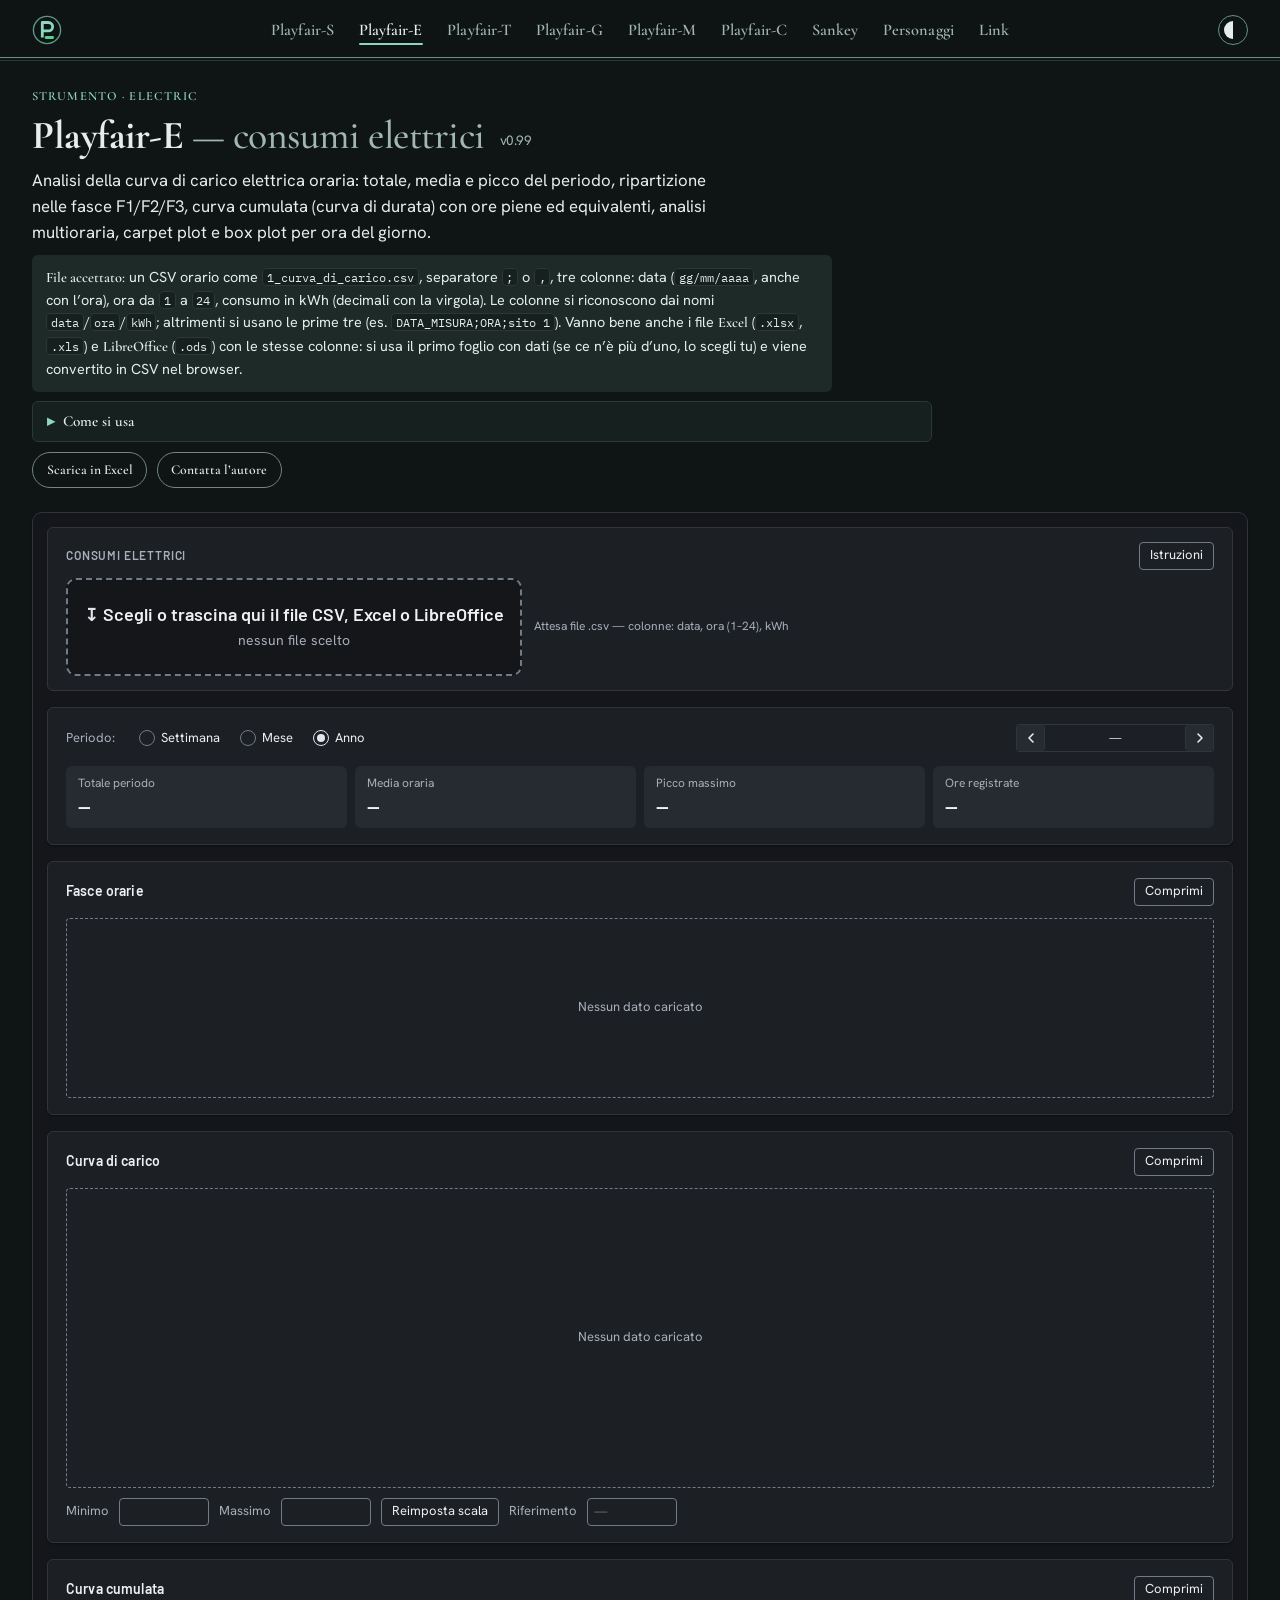
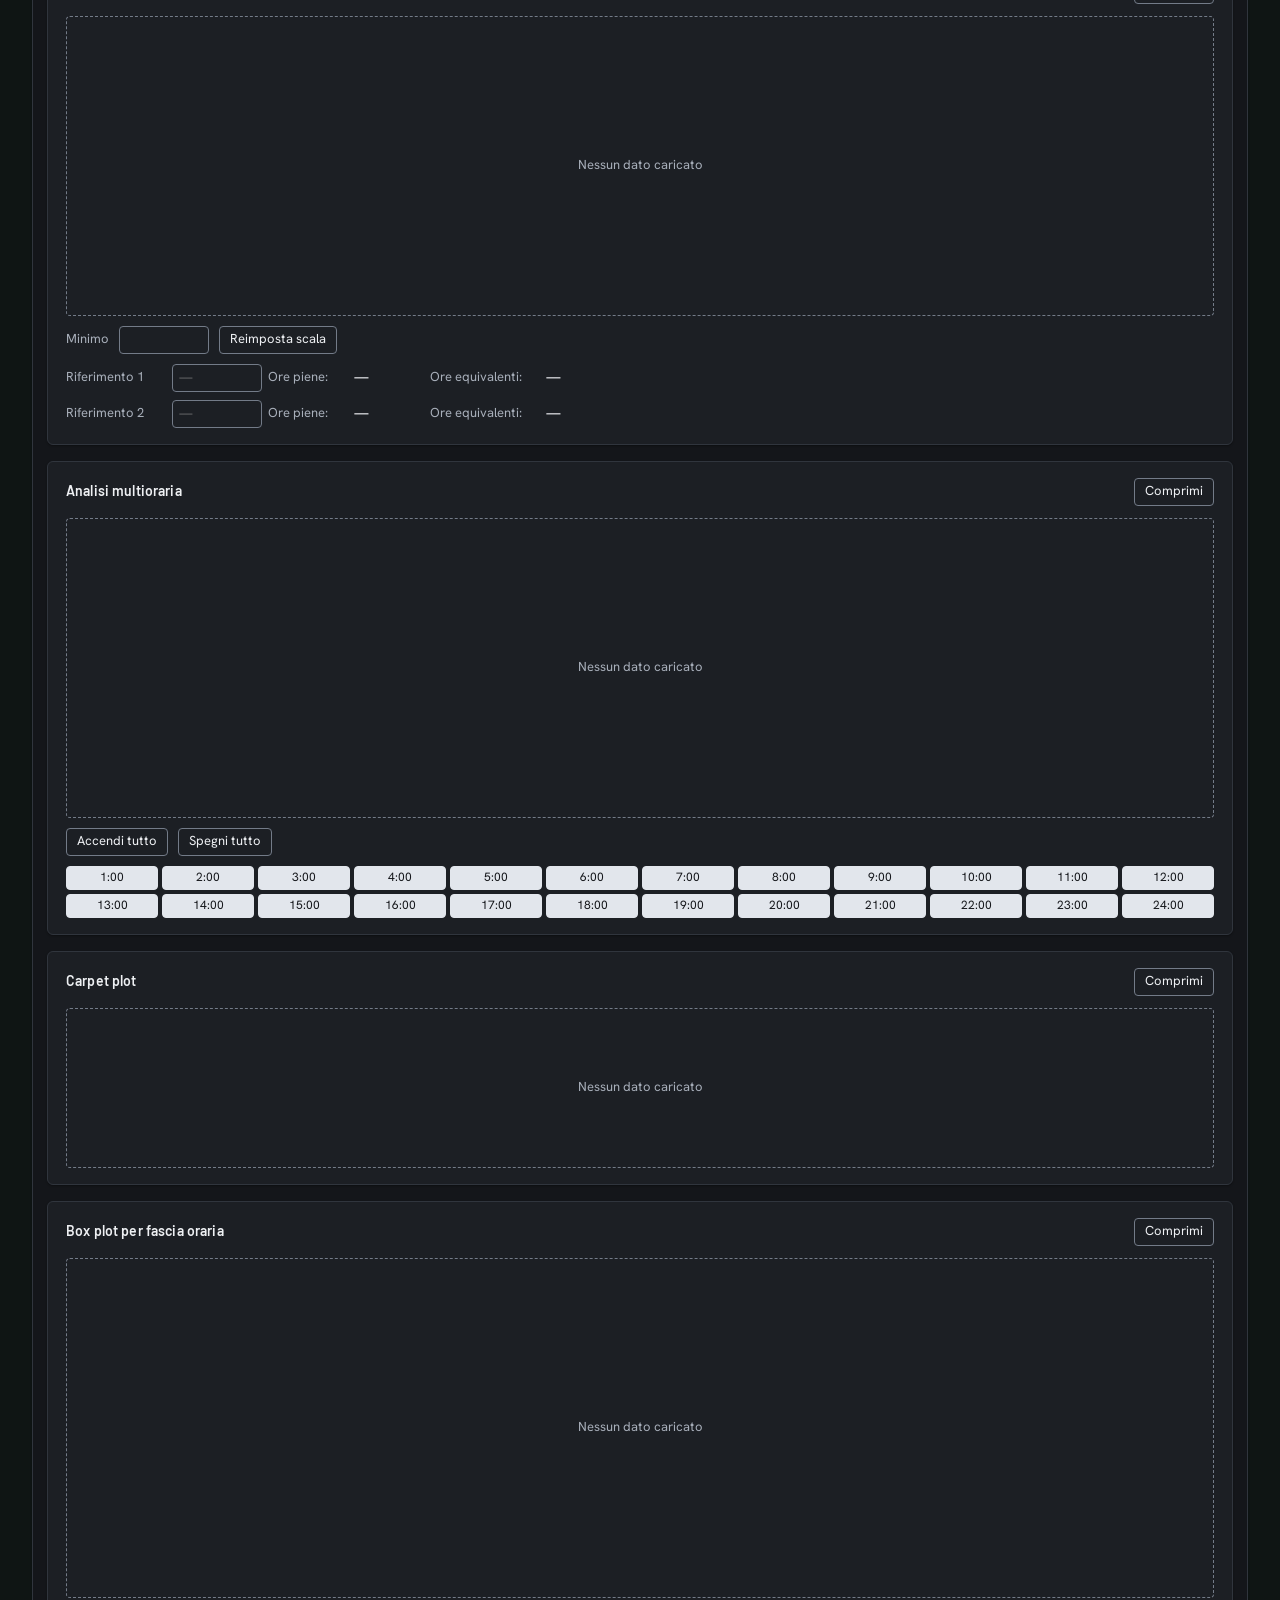
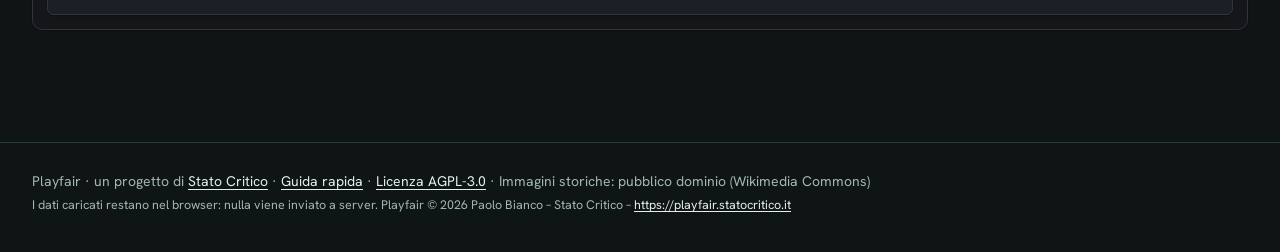
<file: playfair-e.html>
<!DOCTYPE html>
<html lang="it">
<head>
<meta charset="UTF-8">
<meta name="viewport" content="width=device-width, initial-scale=1">
<title>Playfair-E — Consumi elettrici · Playfair</title>
<meta name="description" content="Playfair-E: analisi della curva di carico elettrica oraria con fasce F1/F2/F3, curva cumulata, ore equivalenti, carpet plot e box plot.">
<link rel="icon" href="img/favicon.svg" type="image/svg+xml">
<script>try{var r=document.documentElement,t=localStorage.getItem('pf-tema'),s=localStorage.getItem('pf-schema');if(t)r.dataset.theme=t;if(s)r.dataset.schema=s;}catch(e){}</script>
<link rel="stylesheet" href="assets/tema.css">
<link rel="stylesheet" href="assets/area.css">
<link rel="stylesheet" href="assets/sito.css">
<link rel="stylesheet" href="assets/steampunk.css">
<link rel="stylesheet" href="assets/strumenti.css">
<style>
.pf-app.e .ch2{position:relative;width:100%;height:340px}
.pf-app.e .carpet-inner{display:flex;gap:6px}
.pf-app.e .carpet-yl{display:flex;flex-direction:column;font-size:9px;color:var(--area-tenue);text-align:right;flex-shrink:0;width:30px}
.pf-app.e .carpet-cw{flex:1;min-width:0}
.pf-app.e .carpet-cw canvas{display:block;width:100%;image-rendering:pixelated;cursor:pointer}
.pf-app.e .carpet-leg{display:flex;align-items:center;gap:8px;margin-top:8px;padding-left:36px}
.pf-app.e .carpet-leg canvas{height:12px;flex:1;border-radius:2px}
.pf-app.e .carpet-leg span{font-size:12px;color:var(--area-tenue);white-space:nowrap}
.pf-app.e .frow{display:grid;grid-template-columns:1fr 1fr;gap:1rem}
.pf-app.e .fnodata{height:180px;grid-column:1/-1}
.pf-app.e .slbl{font-size:13px;color:var(--area-tenue);white-space:nowrap}
.pf-app.e .sval{font-size:14px;font-weight:600;white-space:nowrap;font-variant-numeric:tabular-nums}
.pf-app.e .ref-grid{display:grid;grid-template-columns:100px 90px 80px 70px 110px 70px;align-items:center;gap:6px;margin-top:8px}
.pf-app.e .ref-grid label{font-size:13px;color:var(--area-tenue);white-space:nowrap}
.pf-app.e .hour-grid{display:grid;grid-template-columns:repeat(12,1fr);gap:4px;margin-top:10px}
.pf-app.e .hbtn{height:24px;font-size:12px;border:1px solid var(--area-bordo);border-radius:4px;background:transparent;color:var(--area-testo);cursor:pointer;padding:0}
.pf-app.e .hbtn.on{background:var(--area-accento);border-color:var(--area-accento);color:var(--area-su-accento)}
@media(max-width:700px){.pf-app.e .ref-grid{grid-template-columns:1fr 1fr}.pf-app.e .hour-grid{grid-template-columns:repeat(6,1fr)}}
</style>
</head>
<body class="pf-pagina-strumento">
<header class="pf-testata">
  <a class="pf-marchio" href="index.html" aria-label="Playfair, home"><svg viewBox="0 0 32 32" aria-hidden="true" focusable="false"><circle cx="16" cy="16" r="14.5" fill="none" stroke="var(--ottone)" stroke-width="1.5"></circle><path d="M11 24V8h6.5a4.5 4.5 0 0 1 0 9H11" fill="none" stroke="var(--primario)" stroke-width="3" stroke-linejoin="round"></path><path d="M15 24h7" stroke="var(--flusso-el)" stroke-width="3" stroke-linecap="round"></path></svg></a>
  <button class="pf-menu-apri" aria-expanded="false" aria-controls="pf-menu">Menu</button>
  <nav class="pf-menu" id="pf-menu" aria-label="Strumenti">
    <a href="playfair-s.html" data-tip="Site — analisi del singolo sito: costi e consumi di elettricità, gas, calore e acqua">Playfair-S</a>
    <a href="playfair-e.html" aria-current="page" data-tip="Electric — curve di carico elettriche quartorarie: profili, mappe orarie, picchi e base">Playfair-E</a>
    <a href="playfair-t.html" data-tip="Thermal — consumi termici ed elettrici, simulazione di cogenerazione e valutazione economica">Playfair-T</a>
    <a href="playfair-g.html" data-tip="Group — analisi di un gruppo di sedi: consumo specifico, incidenza sul totale, Pareto e mappa a 4 quadranti">Playfair-G</a>
    <a href="playfair-m.html" data-tip="Money — confronto di investimenti energetici: VAN, TIR, ROI, WACC e flussi di cassa">Playfair-M</a>
    <a href="playfair-c.html" data-tip="Cusum — regressione, residui e carta CUSUM secondo ISO 50006">Playfair-C</a>
    <a href="sankey.html" data-tip="Sankey — disegna diagrammi di flusso energetico a blocchi e verifica i bilanci">Sankey</a>
    <a href="personaggi.html" data-tip="William Playfair e Matthew H. P. R. Sankey: chi erano">Personaggi</a>
    <a href="link.html" data-tip="Link — Stato Critico, EuGEnio, Pseudomania, Bordo Vasca e i corsi Festo Academy">Link</a>
  </nav>
  <button class="pf-tema" type="button" aria-label="Cambia tema chiaro/scuro">◐</button>
</header>

<main class="pf-strumento" id="contenuto">
<section class="pf-intro" aria-labelledby="titolo-strumento">
  <p class="pf-occhiello">Strumento · Electric</p>
  <h1 id="titolo-strumento">Playfair-E <span class="pf-sotto">— consumi elettrici</span> <small>v0.99</small></h1>
  <p class="pf-sommario">Analisi della curva di carico elettrica oraria: totale, media e picco del periodo, ripartizione nelle fasce F1/F2/F3, curva cumulata (curva di durata) con ore piene ed equivalenti, analisi multioraria, carpet plot e box plot per ora del giorno.</p>
  <p class="pf-file"><b>File accettato:</b> un CSV orario come <code>1_curva_di_carico.csv</code>, separatore <code>;</code> o <code>,</code>, tre colonne: data (<code>gg/mm/aaaa</code>, anche con l’ora), ora da <code>1</code> a <code>24</code>, consumo in kWh (decimali con la virgola). Le colonne si riconoscono dai nomi <code>data</code>/<code>ora</code>/<code>kWh</code>; altrimenti si usano le prime tre (es. <code>DATA_MISURA;ORA;sito 1</code>). Vanno bene anche i file <b>Excel</b> (<code>.xlsx</code>, <code>.xls</code>) e <b>LibreOffice</b> (<code>.ods</code>) con le stesse colonne: si usa il primo foglio con dati (se ce n’è più d’uno, lo scegli tu) e viene convertito in CSV nel browser.</p>
  <details class="pf-come">
    <summary>Come si usa</summary>
    <ol>
      <li>Trascina il file (CSV, Excel o LibreOffice) in un punto qualsiasi della pagina, oppure sceglilo nel riquadro «Consumi elettrici».</li>
      <li>Scegli Settimana, Mese o Anno; spostati con le frecce (solo nel periodo coperto dai dati); la rotella del mouse sopra un grafico lo ingrandisce o lo riduce, «Reimposta scala» torna alla vista iniziale.</li>
      <li>Fai clic sulla curva di carico, sulla multioraria o sul carpet plot per ingrandire: anno → mese → settimana.</li>
      <li>Imposta Minimo, Massimo e Riferimento per fissare la scala e tracciare una potenza di riferimento.</li>
      <li>Nella curva cumulata, Riferimento 1 e 2 (es. due taglie di impianto) danno ore piene e ore equivalenti di funzionamento.</li>
      <li>Nell’analisi multioraria accendi o spegni le singole ore con i pulsanti 1:00 … 24:00.</li>
    </ol>
  </details>
  <div class="pf-intro-azioni"><button class="pf-bottone-piccolo" type="button" data-pf-excel-scarica data-tip="Scarica una cartella Excel con un foglio per grafico: tabella dei dati e grafico modificabile">Scarica in Excel</button> <button class="pf-bottone-piccolo" id="contactBtn" type="button" onclick="contactAuthor()">Contatta l’autore</button></div>
</section>

<div class="pf-app pf-area fam-b e">
<div class="wrap">

<div class="riquadro">
  <div style="display:flex;align-items:center;justify-content:space-between;margin-bottom:8px">
    <span class="etichetta">Consumi elettrici</span>
    <button class="obtn" onclick="toggleHelp()">Istruzioni</button>
  </div>
  <div id="helpBox" class="aiuto" style="display:none">Caricare un file .csv con data, ora (1-24) e consumo elettrico; i grafici si aggiornano automaticamente selezionando il periodo con le frecce oppure cliccando per passare al periodo più breve; la rotella del mouse sopra un grafico fa lo zoom.</div>
  <div style="display:flex;align-items:center;gap:12px;flex-wrap:wrap">
    <input type="file" id="csvFile" accept=".csv,.xlsx,.xls,.ods,text/csv,application/vnd.openxmlformats-officedocument.spreadsheetml.sheet,application/vnd.ms-excel,application/vnd.oasis.opendocument.spreadsheet" aria-label="File CSV della curva di carico (es. 1_curva_di_carico.csv)">
    <span style="font-size:12px;color:var(--color-text-tertiary)" id="fileStatus">Attesa file .csv — colonne: data, ora (1–24), kWh</span>
  </div>
</div>

<div class="panel" id="panelPeriodo">
  <div style="display:flex;align-items:center;gap:1.5rem;flex-wrap:wrap;margin-bottom:.875rem">
    <span style="font-size:13px;font-weight:500;color:var(--color-text-secondary);white-space:nowrap">Periodo:</span>
    <div style="display:flex;gap:1.25rem">
      <label style="display:flex;align-items:center;gap:6px;cursor:pointer;font-size:13px">
        <span id="radioWeek" onclick="setScale('week')" style="display:inline-flex;align-items:center;justify-content:center;width:16px;height:16px;border-radius:50%;border:1.5px solid var(--area-bordo);background:var(--color-background-primary);cursor:pointer;flex-shrink:0"><span id="dotWeek" style="width:8px;height:8px;border-radius:50%;background:transparent;display:block"></span></span>
        <span onclick="setScale('week')" style="cursor:pointer">Settimana</span>
      </label>
      <label style="display:flex;align-items:center;gap:6px;cursor:pointer;font-size:13px">
        <span id="radioMonth" onclick="setScale('month')" style="display:inline-flex;align-items:center;justify-content:center;width:16px;height:16px;border-radius:50%;border:1.5px solid var(--area-bordo);background:var(--color-background-primary);cursor:pointer;flex-shrink:0"><span id="dotMonth" style="width:8px;height:8px;border-radius:50%;background:transparent;display:block"></span></span>
        <span onclick="setScale('month')" style="cursor:pointer">Mese</span>
      </label>
      <label style="display:flex;align-items:center;gap:6px;cursor:pointer;font-size:13px">
        <span id="radioYear" onclick="setScale('year')" style="display:inline-flex;align-items:center;justify-content:center;width:16px;height:16px;border-radius:50%;border:1.5px solid var(--area-accento);background:var(--color-background-primary);cursor:pointer;flex-shrink:0"><span id="dotYear" style="width:8px;height:8px;border-radius:50%;background:var(--area-accento);display:block"></span></span>
        <span onclick="setScale('year')" style="cursor:pointer">Anno</span>
      </label>
    </div>
    <div style="display:flex;align-items:center;border:1px solid var(--area-linea);border-radius:3px;overflow:hidden;margin-left:auto">
      <button onclick="navigate(-1,event)" aria-label="Periodo precedente" style="width:28px;height:26px;border:none;border-right:1px solid var(--area-linea);background:var(--color-background-secondary);cursor:pointer;display:flex;align-items:center;justify-content:center;padding:0">
        <svg width="10" height="10" viewBox="0 0 10 10"><polyline points="7,1 3,5 7,9" fill="none" stroke="currentColor" stroke-width="1.5" stroke-linecap="round" stroke-linejoin="round"/></svg>
      </button>
      <span id="periodLabel" style="font-size:12px;color:var(--color-text-primary);padding:0 10px;min-width:140px;text-align:center;background:var(--color-background-primary)">—</span>
      <button onclick="navigate(1,event)" aria-label="Periodo successivo" style="width:28px;height:26px;border:none;border-left:1px solid var(--area-linea);background:var(--color-background-secondary);cursor:pointer;display:flex;align-items:center;justify-content:center;padding:0">
        <svg width="10" height="10" viewBox="0 0 10 10"><polyline points="3,1 7,5 3,9" fill="none" stroke="currentColor" stroke-width="1.5" stroke-linecap="round" stroke-linejoin="round"/></svg>
      </button>
    </div>
  </div>
  <div class="stats">
    <div class="stat"><div class="stat-label">Totale periodo</div><div class="stat-value" id="statTotal">—</div></div>
    <div class="stat"><div class="stat-label">Media oraria</div><div class="stat-value" id="statAvg">—</div></div>
    <div class="stat"><div class="stat-label">Picco massimo</div><div class="stat-value" id="statPeak">—</div></div>
    <div class="stat"><div class="stat-label">Ore registrate</div><div class="stat-value" id="statCount">—</div></div>
  </div>
</div>

<div class="panel">
  <div class="ph">
    <span class="ptitle">Fasce orarie</span>
    <button class="obtn" onclick="togglePanel('fasce')">Comprimi</button>
  </div>
  <div class="frow">
    <div class="fnodata" id="fasceNoData">Nessun dato caricato</div>
    <div id="fasceBar" style="display:none;position:relative;height:180px"><canvas id="chartBar" data-pf-titolo="Fasce orarie – consumo" data-pf-periodo="#periodLabel"></canvas></div>
    <div id="fasceDough" style="display:none;position:relative;height:180px"><canvas id="chartDough" data-pf-titolo="Fasce orarie – ripartizione" data-pf-periodo="#periodLabel"></canvas></div>
  </div>
</div>

<div class="panel" id="panelLine">
  <div class="ph">
    <span class="ptitle">Curva di carico</span>
    <button class="obtn" onclick="togglePanel('line')">Comprimi</button>
  </div>
  <div id="bodyLine">
    <div class="ch" id="outerLine">
      <div class="nodata" id="nodataLine">Nessun dato caricato</div>
      <canvas id="chartLine" data-pf-titolo="Curva di carico" data-pf-periodo="#periodLabel" style="display:none;position:absolute;top:0;left:0;width:100%;height:100%;cursor:pointer"></canvas>
    </div>
    <div class="srow">
      <label>Minimo</label><input type="number" id="yMin" class="ifield" step="any" oninput="applyLineScale()">
      <label>Massimo</label><input type="number" id="yMax" class="ifield" step="any" oninput="applyLineScale()">
      <button class="obtn" onclick="resetScale()">Reimposta scala</button>
      <label>Riferimento</label><input type="number" id="refVal" class="ifield" step="any" placeholder="—" oninput="applyRef()">
    </div>
  </div>
</div>

<div class="panel" id="panelCum">
  <div class="ph">
    <span class="ptitle">Curva cumulata</span>
    <button class="obtn" onclick="togglePanel('cum')">Comprimi</button>
  </div>
  <div id="bodyCum">
    <div class="ch" id="outerCum" style="position:relative">
      <div class="nodata" id="nodataCum">Nessun dato caricato</div>
      <canvas id="chartCum" data-pf-titolo="Curva cumulata" data-pf-periodo="#periodLabel" style="display:none;position:absolute;top:0;left:0;width:100%;height:100%"></canvas>
      <canvas id="cumOverlay" style="display:none;position:absolute;top:0;left:0;width:100%;height:100%;pointer-events:none"></canvas>
    </div>
    <div class="srow">
      <label>Minimo</label><input type="number" id="cumMin" class="ifield" step="any" oninput="applyCumScale()">
      <button class="obtn" onclick="resetCumScale()">Reimposta scala</button>
    </div>
    <div class="ref-grid" style="margin-top:10px">
      <label>Riferimento 1</label>
      <input type="number" id="refVal2" class="ifield" step="any" placeholder="—" oninput="applyRef2()">
      <span class="slbl">Ore piene:</span><span class="sval" id="oreEq">—</span>
      <span class="slbl">Ore equivalenti:</span><span class="sval" id="oreEquiv">—</span>
    </div>
    <div class="ref-grid">
      <label>Riferimento 2</label>
      <input type="number" id="refVal3" class="ifield" step="any" placeholder="—" oninput="applyRef3()">
      <span class="slbl">Ore piene:</span><span class="sval" id="oreEq2">—</span>
      <span class="slbl">Ore equivalenti:</span><span class="sval" id="oreEquiv2">—</span>
    </div>
  </div>
</div>

<div class="panel" id="panelMulti">
  <div class="ph">
    <span class="ptitle">Analisi multioraria</span>
    <button class="obtn" onclick="togglePanel('multi')">Comprimi</button>
  </div>
  <div id="bodyMulti">
    <div class="ch" id="outerMulti">
      <div class="nodata" id="nodataMulti">Nessun dato caricato</div>
      <canvas id="chartMulti" data-pf-titolo="Analisi multioraria" data-pf-periodo="#periodLabel" style="display:none;position:absolute;top:0;left:0;width:100%;height:100%"></canvas>
    </div>
    <div class="srow" style="margin-top:10px">
      <button class="obtn" onclick="setAllHours(true)">Accendi tutto</button>
      <button class="obtn" onclick="setAllHours(false)">Spegni tutto</button>
    </div>
    <div class="hour-grid" id="hourGrid"></div>
  </div>
</div>

<div class="panel" id="panelCarpet">
  <div class="ph">
    <span class="ptitle">Carpet plot</span>
    <button class="obtn" onclick="togglePanel('carpet')">Comprimi</button>
  </div>
  <div id="bodyCarpet">
    <div id="carpetNoData" style="display:flex;align-items:center;justify-content:center;height:160px;font-size:13px;color:var(--color-text-tertiary);border:1px dashed var(--area-bordo);border-radius:4px">Nessun dato caricato</div>
    <div id="carpetViz" style="display:none">
      <div class="carpet-inner">
        <div class="carpet-yl" id="yLabels"></div>
        <div class="carpet-cw"><canvas id="carpetCanvas" data-pf-excel="immagine" data-pf-titolo="Carpet plot" data-pf-periodo="#periodLabel"></canvas></div>
      </div>
      <div class="carpet-leg">
        <span id="legMin">0 kWh</span><canvas id="legBar"></canvas><span id="legMax">—</span>
      </div>
      <div class="srow">
        <label>Minimo</label><input type="number" id="cMin" class="ifield" step="any" oninput="applyCarpetScale()">
        <label>Massimo</label><input type="number" id="cMax" class="ifield" step="any" oninput="applyCarpetScale()">
        <button class="obtn" onclick="resetScale()">Reimposta scala</button>
      </div>
    </div>
  </div>
</div>

<div class="panel" id="panelBox">
  <div class="ph">
    <span class="ptitle">Box plot per fascia oraria</span>
    <button class="obtn" onclick="togglePanel('box')">Comprimi</button>
  </div>
  <div id="bodyBox">
    <div class="ch2" id="outerBox">
      <div class="nodata" id="nodataBox">Nessun dato caricato</div>
      <canvas id="chartBox" data-pf-excel="immagine" data-pf-titolo="Box plot per fascia oraria" data-pf-periodo="#periodLabel" style="display:none;position:absolute;top:0;left:0;width:100%;height:100%"></canvas>
    </div>
  </div>
</div>

</div>
</div>
</main>

<footer class="pf-piede">
  <p>Playfair · un progetto di <a href="https://statocritico.it">Stato Critico</a> · <a href="guida-rapida.pdf">Guida rapida</a> · <a href="licenza.html">Licenza AGPL-3.0</a> · Immagini storiche: pubblico dominio (Wikimedia Commons)</p>
  <p class="pf-piede-nota">I dati caricati restano nel browser: nulla viene inviato a server. <span class="pf-piede-attribuzione">Playfair © 2026 Paolo Bianco – Stato Critico – <a href="https://playfair.statocritico.it">https://playfair.statocritico.it</a></span></p>
</footer>

<script src="assets/vendor/chart.umd.js"></script>
<script src="assets/vendor/chartjs-plugin-annotation.min.js"></script>
<script src="assets/vendor/papaparse.min.js"></script>
<script src="assets/strumenti.js"></script>
<script>
var rows=[], scale='year', offset=0, autoScale=true;
var lastPeak=0, lastMin=0, lastMap={}, lastB=null, lastSorted=[], lastCumAutoMin=0;
var cLine=null, cCum=null, cBar=null, cDough=null, cBox=null, cMulti=null;
var FC=PF.tavolozza({F1:['--serie-2','#378ADD'],F2:['--serie-3','#E09B1A'],F3:['--serie-5','#3BA878']});
var PAL=PF.tavolozza({el:['--flusso-el','#378ADD'],rif:['--serie-2','#378ADD'],media:['--serie-1','#E09B1A'],ref2:['--area-segno','#7c3aed'],ink:['--area-testo','#000000'],foglio:['--area-pannello','#ffffff']});
var hourActive=[];
for(var i=0;i<24;i++) hourActive.push(true);

// palette 24 colori distinti
var HPAL=['#e6194b','#3cb44b','#ffe119','#4363d8','#f58231','#911eb4','#42d4f4','#f032e6',
          '#bfef45','#fabed4','#469990','#dcbeff','#9A6324','#fffac8','#800000','#aaffc3',
          '#808000','#ffd8b1','#6f7dff','#a9a9a9','#8c8c8c','#c08552','#e6beff','#17becf'];

function fmt(v){return Math.round(v).toLocaleString('it-IT');}
/* tema del sito (data-theme su <html>) invece del tema di sistema; colori da tema.css */
function isDark(){return PF.scuroAttivo();}
function tickCol(){return PF.tenue();}
function gridCol(){return PF.griglia();}

function fascia(date,h){var dow=date.getDay();if(dow>=1&&dow<=5){if(h>=8&&h<=18)return 'F1';if(h===7||(h>=19&&h<=22))return 'F2';return 'F3';}if(dow===6)return(h>=7&&h<=22)?'F2':'F3';return 'F3';}
function parseDate(s){if(!s)return null;s=String(s).trim();var m=s.match(/^(\d{1,2})[\/\-](\d{1,2})[\/\-](\d{4})/);if(m)return new Date(+m[3],+m[2]-1,+m[1]);m=s.match(/^(\d{4})[\/\-](\d{2})[\/\-](\d{2})/);if(m)return new Date(+m[1],+m[2]-1,+m[3]);var d=new Date(s);return isNaN(d)?null:new Date(d.getFullYear(),d.getMonth(),d.getDate());}
function dk(d){return d.getFullYear()*10000+(d.getMonth()+1)*100+d.getDate();}

// collapse panels
var panelState={fasce:true,line:true,cum:true,multi:true,carpet:true,box:true};
function togglePanel(id){
  panelState[id]=!panelState[id];
  var body=document.getElementById('body'+id.charAt(0).toUpperCase()+id.slice(1));
  if(!body&&id==='fasce'){
    // fasce has special structure
    var bar=document.getElementById('fasceBar'),dough=document.getElementById('fasceDough'),nodata=document.getElementById('fasceNoData');
    var show=panelState[id];
    if(bar.style.display!=='none'||nodata.style.display!=='none'){bar.style.display=show?'block':'none';dough.style.display=show?'block':'none';}
    nodata.style.display=(show&&bar.style.display==='none')?'flex':'none';
    document.querySelector('#panelLine .ph .obtn, [onclick="togglePanel(\'fasce\')"]');
  } else if(body){
    body.style.display=panelState[id]?'block':'none';
  }
  // update button text
  var btns=document.querySelectorAll('[onclick="togglePanel(\''+id+'\')"]');
  for(var i=0;i<btns.length;i++) btns[i].textContent=panelState[id]?'Comprimi':'Espandi';
  if(id==='cum'&&panelState[id]) setTimeout(drawCumOverlay,50);
  if(id==='carpet'&&panelState[id]&&lastB&&lastMap) setTimeout(function(){var cm=getCM();renderCarpet(lastB,lastMap,cm.cMin,cm.cMax);},50);
  if(id==='multi'&&panelState[id]&&cMulti) cMulti.resize();
}

// hour grid
function buildHourGrid(){
  var g=document.getElementById('hourGrid'); g.innerHTML='';
  for(var h=1;h<=24;h++){
    (function(hh){
      var b=document.createElement('button');
      b.className='hbtn on'; b.textContent=hh+':00'; b.id='hbtn'+hh;
      b.onclick=function(){hourActive[hh-1]=!hourActive[hh-1];b.className='hbtn'+(hourActive[hh-1]?' on':'');updateMultiVisibility();};
      g.appendChild(b);
    })(h);
  }
}
function setAllHours(on){for(var i=0;i<24;i++){hourActive[i]=on;var b=document.getElementById('hbtn'+(i+1));if(b)b.className='hbtn'+(on?' on':'');}updateMultiVisibility();}
function updateMultiVisibility(){if(!cMulti)return;for(var i=0;i<24;i++){var ds=cMulti.data.datasets[i];if(ds){ds.hidden=!hourActive[i];}}cMulti.update('none');}
buildHourGrid();

document.getElementById('csvFile').addEventListener('change',function(e){
  var f=e.target.files[0];if(!f)return;
  document.getElementById('fileStatus').textContent='Parsing in corso…';
  Papa.parse(f,{header:true,skipEmptyLines:true,dynamicTyping:false,delimiter:'',complete:function(res){
    var raw=res.data;if(!raw.length)return;
    var keys=Object.keys(raw[0]);
    var dK=keys.find(function(k){return /^data$/i.test(k.trim())||/^date$/i.test(k.trim());})||keys[0];
    var hK=keys.find(function(k){return /^ora$/i.test(k.trim())||/^hour$/i.test(k.trim());})||keys[1];
    var vK=keys.find(function(k){return /kwh/i.test(k.trim())||/energy/i.test(k.trim());})||keys[2];
    var parsed=[],errs=0;
    for(var i=0;i<raw.length;i++){var r=raw[i];var d=parseDate(r[dK]);var h=parseInt(String(r[hK]).trim(),10);var v=parseFloat(String(r[vK]).trim().replace(/\./g,'').replace(',','.'));if(!d||isNaN(h)||isNaN(v)||h<1||h>24){errs++;continue;}parsed.push({d:d,dk:dk(d),h:h,v:v,f:fascia(d,h)});}
    if(!parsed.length){document.getElementById('fileStatus').textContent='Nessun record valido.';return;}
    rows=parsed;document.getElementById('fileStatus').textContent=rows.length+' record caricati'+(errs?' ('+errs+' ignorate)':'');
    offset=0;autoScale=true;renderAll();
  }});
});

function latestD(){return rows.reduce(function(m,r){return r.d>m?r.d:m;},rows[0].d);}
function bounds(){var lat=latestD();if(scale==='week'){var b=new Date(lat),dow=b.getDay()===0?6:b.getDay()-1;b.setDate(b.getDate()-dow+offset*7);var e=new Date(b);e.setDate(e.getDate()+6);return{s:b,e:e};}if(scale==='month'){var y=lat.getFullYear(),mo=lat.getMonth()+offset;return{s:new Date(y,mo,1),e:new Date(y,mo+1,0)};}var y=lat.getFullYear()+offset;return{s:new Date(y,0,1),e:new Date(y,11,31)};}
function fmtPeriod(b){if(scale==='year')return b.s.getFullYear().toString();if(scale==='month')return b.s.toLocaleDateString('it-IT',{month:'long',year:'numeric'});var o={day:'2-digit',month:'short'};return b.s.toLocaleDateString('it-IT',o)+' – '+b.e.toLocaleDateString('it-IT',{day:'2-digit',month:'short',year:'numeric'});}
function dayList(b){var days=[],cur=new Date(b.s),end=dk(b.e);while(dk(cur)<=end){days.push(new Date(cur));cur.setDate(cur.getDate()+1);}return days;}
function buildMap(b){var s0=dk(b.s),e0=dk(b.e),map={};for(var i=0;i<rows.length;i++){var r=rows[i];if(r.dk>=s0&&r.dk<=e0)map[r.dk+'_'+r.h]=r.v;}return map;}
function buildSeries(b,map){var days=dayList(b),labels=[],data=[];for(var i=0;i<days.length;i++){var d=days[i],dkv=dk(d),dd=d.toLocaleDateString('it-IT',{day:'2-digit',month:'short'});for(var h=1;h<=24;h++){labels.push(dd+' '+h+':00');var v=map[dkv+'_'+h];data.push(v!==undefined?v:null);}}return{labels:labels,data:data};}

function pct(s,p){var idx=(p/100)*(s.length-1),lo=Math.floor(idx),hi=Math.ceil(idx);return s[lo]+(s[hi]-s[lo])*(idx-lo);}
function boxStats(arr){if(!arr.length)return null;var s=arr.slice().sort(function(a,b){return a-b;}),sum=0;for(var i=0;i<s.length;i++)sum+=s[i];return{min:s[0],q1:pct(s,25),med:pct(s,50),q3:pct(s,75),max:s[s.length-1],mean:sum/s.length};}
function heatCol(t){var stops=[[0,[0,0,0]],[0.25,[0,0,120]],[0.5,[0,110,0]],[0.75,[210,210,0]],[1,[220,20,20]]];var i=0;while(i<stops.length-2&&t>stops[i+1][0])i++;var t0=stops[i][0],c0=stops[i][1],t1=stops[i+1][0],c1=stops[i+1][1],f=(t-t0)/(t1-t0);return[Math.round(c0[0]+f*(c1[0]-c0[0])),Math.round(c0[1]+f*(c1[1]-c0[1])),Math.round(c0[2]+f*(c1[2]-c0[2]))];}

function getRef1(){var v=parseFloat(document.getElementById('refVal').value);return isNaN(v)?null:v;}
function getRef2(){var v=parseFloat(document.getElementById('refVal2').value);return isNaN(v)?null:v;}
function getRef3(){var v=parseFloat(document.getElementById('refVal3').value);return isNaN(v)?null:v;}

function calcStats1(sorted,ref){if(ref===null||ref<=0)return{orePiene:null,oreEquiv:null};var op=0;for(var i=0;i<sorted.length;i++){if(sorted[i]>=ref)op++;else break;}var area=0;for(var i=0;i<sorted.length;i++)area+=Math.min(sorted[i],ref);return{orePiene:op,oreEquiv:area/ref};}

function buildAnnotation(ref){if(ref===null)return{};return{annotations:{refLine:{type:'line',yMin:ref,yMax:ref,borderColor:PAL.ink,borderWidth:1.5}}};}
function buildDs1(ref){if(ref===null)return{label:'_r1',data:[],borderColor:'transparent',borderWidth:0,pointRadius:0,fill:false};var d=[];for(var i=0;i<lastSorted.length;i++)d.push(ref);return{label:'_r1',data:d,borderColor:PAL.ink,borderWidth:1.5,pointRadius:0,fill:false,tension:0,spanGaps:false};}
function buildDs2(ref,ref3){if(ref===null||ref3===null)return{label:'_r2',data:[],borderColor:'transparent',borderWidth:0,pointRadius:0,fill:false};var tot=ref+ref3,d=[];for(var i=0;i<lastSorted.length;i++)d.push(tot);return{label:'_r2',data:d,borderColor:PAL.ref2,borderWidth:1.5,pointRadius:0,fill:false,tension:0,spanGaps:false};}

function refreshLabels(){
  var ref=getRef2(),ref3=getRef3();
  var s1=calcStats1(lastSorted,ref);
  document.getElementById('oreEq').textContent=s1.orePiene!==null?s1.orePiene.toLocaleString('it-IT'):'—';
  document.getElementById('oreEquiv').textContent=s1.oreEquiv!==null?Math.round(s1.oreEquiv).toLocaleString('it-IT'):'—';
  if(ref!==null&&ref3!==null){var tot=ref+ref3,op2=0;for(var i=0;i<lastSorted.length;i++){if(lastSorted[i]>=tot)op2++;else break;}var area2=0;for(var i=0;i<lastSorted.length;i++){var c=Math.min(ref3,lastSorted[i]-ref);if(c>0)area2+=c;}document.getElementById('oreEq2').textContent=op2.toLocaleString('it-IT');document.getElementById('oreEquiv2').textContent=Math.round(area2/ref3).toLocaleString('it-IT');}
  else{document.getElementById('oreEq2').textContent='—';document.getElementById('oreEquiv2').textContent='—';}
}

function refreshCumLines(){if(!cCum)return;var ref=getRef2(),ref3=getRef3();cCum.data.datasets[1]=buildDs1(ref);cCum.data.datasets[2]=buildDs2(ref,ref3);cCum.update('none');setTimeout(drawCumOverlay,0);}

function applyRef(){var v=document.getElementById('refVal').value;document.getElementById('refVal2').value=v;if(cLine){cLine.options.plugins.annotation=buildAnnotation(getRef1());cLine.update('none');}if(cMulti){cMulti.options.plugins.annotation=buildAnnotation(getRef1());cMulti.update('none');}refreshLabels();refreshCumLines();}
function applyRef2(){var v=document.getElementById('refVal2').value;document.getElementById('refVal').value=v;if(cLine){cLine.options.plugins.annotation=buildAnnotation(getRef1());cLine.update('none');}if(cMulti){cMulti.options.plugins.annotation=buildAnnotation(getRef1());cMulti.update('none');}refreshLabels();refreshCumLines();}
function applyRef3(){refreshLabels();refreshCumLines();}

function drawCumOverlay(){
  var overlay=document.getElementById('cumOverlay');
  if(!cCum||lastSorted.length===0){overlay.style.display='none';return;}
  overlay.style.display='block';
  var container=document.getElementById('outerCum');overlay.width=container.offsetWidth;overlay.height=container.offsetHeight;
  var ctx2=overlay.getContext('2d');ctx2.clearRect(0,0,overlay.width,overlay.height);
  var xs=cCum.scales.x,ys=cCum.scales.y,ca=cCum.chartArea;if(!xs||!ys||!ca)return;
  var yBottom=ca.bottom,n=lastSorted.length,ref=getRef2(),yRef=ref!==null?ys.getPixelForValue(ref):null;
  ctx2.save();ctx2.beginPath();ctx2.rect(ca.left,ca.top,ca.right-ca.left,ca.bottom-ca.top);ctx2.clip();
  for(var i=0;i<n;i++){var x0=xs.getPixelForValue(i),x1=xs.getPixelForValue(i+1),w=x1-x0,val=lastSorted[i],yCurve=ys.getPixelForValue(val);
    ctx2.fillStyle=PF.rgba(PAL.el,0.18);ctx2.fillRect(x0,yCurve,w,yBottom-yCurve);
    if(ref!==null){if(val>=ref){ctx2.fillStyle=PF.rgba(PAL.rif,0.45);ctx2.fillRect(x0,yRef,w,yBottom-yRef);ctx2.fillStyle=PF.rgba(PAL.rif,0.15);ctx2.fillRect(x0,yCurve,w,yRef-yCurve);}else{ctx2.fillStyle=PF.rgba(PAL.rif,0.45);ctx2.fillRect(x0,yCurve,w,yBottom-yCurve);ctx2.fillStyle=PF.rgba(PAL.rif,0.15);ctx2.fillRect(x0,yRef,w,yCurve-yRef);}}}
  ctx2.restore();
}

function renderFasce(b){
  var s0=dk(b.s),e0=dk(b.e),f={F1:0,F2:0,F3:0};
  for(var i=0;i<rows.length;i++){var r=rows[i];if(r.dk>=s0&&r.dk<=e0)f[r.f]+=r.v;}
  var total=f.F1+f.F2+f.F3;
  if(total===0||!panelState.fasce){document.getElementById('fasceNoData').style.display='flex';document.getElementById('fasceBar').style.display='none';document.getElementById('fasceDough').style.display='none';return;}
  document.getElementById('fasceNoData').style.display='none';document.getElementById('fasceBar').style.display='block';document.getElementById('fasceDough').style.display='block';
  if(cBar){cBar.destroy();cBar=null;}
  cBar=new Chart(document.getElementById('chartBar'),{type:'bar',data:{labels:['F1','F2','F3'],datasets:[{data:[f.F1,f.F2,f.F3],backgroundColor:[FC.F1,FC.F2,FC.F3],borderWidth:0,borderRadius:3}]},options:{indexAxis:'y',responsive:true,maintainAspectRatio:false,plugins:{legend:{display:false},tooltip:{callbacks:{label:function(ctx){return ' '+fmt(ctx.parsed.x)+' kWh';}}}},scales:{x:{ticks:{color:tickCol(),font:{size:10},callback:function(v){return fmt(v);}},grid:{color:gridCol()}},y:{ticks:{color:tickCol(),font:{size:12,weight:'500'}},grid:{display:false}}}}});
  if(cDough){cDough.destroy();cDough=null;}
  cDough=new Chart(document.getElementById('chartDough'),{type:'doughnut',data:{labels:['F1','F2','F3'],datasets:[{data:[f.F1,f.F2,f.F3],backgroundColor:[FC.F1,FC.F2,FC.F3],borderWidth:2,borderColor:PAL.foglio}]},options:{responsive:true,maintainAspectRatio:false,plugins:{legend:{display:true,position:'bottom',labels:{color:tickCol(),font:{size:11},padding:12,generateLabels:function(ch){var ds=ch.data.datasets[0];return ch.data.labels.map(function(lb,i){return{text:lb+'  '+PF.num(ds.data[i]/total*100,1)+'%',fillStyle:ds.backgroundColor[i],strokeStyle:ds.backgroundColor[i],lineWidth:0,index:i};});}}},tooltip:{callbacks:{label:function(ctx){return ' '+fmt(ctx.parsed)+' kWh ('+PF.num(ctx.parsed/total*100,1)+'%)';}}}}}});
}

function renderLine(labels,data,yMin,yMax){
  document.getElementById('nodataLine').style.display='none';document.getElementById('chartLine').style.display='block';
  if(cLine){cLine.destroy();cLine=null;}
  cLine=new Chart(document.getElementById('chartLine'),{type:'line',data:{labels:labels,datasets:[{label:'kWh',data:data,borderColor:PAL.el,backgroundColor:PF.rgba(PAL.el,isDark()?0.12:0.08),borderWidth:1.5,pointRadius:labels.length>100?0:2,pointHoverRadius:4,fill:true,tension:0.2,spanGaps:false}]},options:{responsive:true,maintainAspectRatio:false,animation:{duration:250},plugins:{legend:{display:false},annotation:buildAnnotation(getRef1()),tooltip:{callbacks:{label:function(ctx){return ctx.parsed.y!=null?fmt(ctx.parsed.y)+' kWh':'n.d.';}}}},scales:{x:{ticks:{color:tickCol(),font:{size:10},maxTicksLimit:14,autoSkip:true,maxRotation:40,callback:function(v){var l=this.getLabelForValue(v);return l.endsWith('1:00')?l.replace(' 1:00',''):'';}},grid:{color:gridCol()}},y:{min:isNaN(yMin)?0:yMin,max:isNaN(yMax)?undefined:yMax,ticks:{color:tickCol(),font:{size:11},callback:function(v){return fmt(v);}},grid:{color:gridCol()},title:{display:true,text:'kWh',color:tickCol(),font:{size:11}}}}}});
}

function renderMulti(b, map, yMin, yMax){
  document.getElementById('nodataMulti').style.display='none';document.getElementById('chartMulti').style.display='block';
  if(cMulti){cMulti.destroy();cMulti=null;}
  var days=dayList(b);
  // x-axis: days
  var xLabels=days.map(function(d){return d.toLocaleDateString('it-IT',{day:'2-digit',month:'short'});});
  var datasets=[];
  for(var h=1;h<=24;h++){
    var data=[];
    for(var i=0;i<days.length;i++){var dkv=dk(days[i]);var v=map[dkv+'_'+h];data.push(v!==undefined?v:null);}
    datasets.push({label:h+':00',data:data,borderColor:HPAL[h-1],backgroundColor:'transparent',borderWidth:1.2,pointRadius:0,pointHoverRadius:3,fill:false,tension:0.2,spanGaps:false,hidden:!hourActive[h-1]});
  }
  cMulti=new Chart(document.getElementById('chartMulti'),{type:'line',data:{labels:xLabels,datasets:datasets},options:{responsive:true,maintainAspectRatio:false,animation:{duration:200},plugins:{legend:{display:false},annotation:buildAnnotation(getRef1()),tooltip:{callbacks:{label:function(ctx){return ctx.dataset.label+': '+(ctx.parsed.y!=null?fmt(ctx.parsed.y)+' kWh':'n.d.');}}}},scales:{x:{ticks:{color:tickCol(),font:{size:10},maxTicksLimit:14,autoSkip:true,maxRotation:40},grid:{color:gridCol()}},y:{min:isNaN(yMin)?0:yMin,max:isNaN(yMax)?undefined:yMax,ticks:{color:tickCol(),font:{size:11},callback:function(v){return fmt(v);}},grid:{color:gridCol()},title:{display:true,text:'kWh',color:tickCol(),font:{size:11}}}}}});
}

function renderCum(valid,yMax,cumMinVal){
  lastSorted=valid.slice().sort(function(a,b){return b-a;});
  var ref=getRef2(),ref3=getRef3();refreshLabels();
  document.getElementById('nodataCum').style.display='none';document.getElementById('chartCum').style.display='block';
  if(cCum){cCum.destroy();cCum=null;}
  cCum=new Chart(document.getElementById('chartCum'),{type:'line',data:{labels:lastSorted.map(function(_,i){return i+1;}),datasets:[{label:'kWh',data:lastSorted,borderColor:PAL.el,backgroundColor:'transparent',borderWidth:1.5,pointRadius:0,pointHoverRadius:3,fill:false,tension:0,spanGaps:false},buildDs1(ref),buildDs2(ref,ref3)]},options:{responsive:true,maintainAspectRatio:false,animation:{duration:200},plugins:{legend:{display:false},tooltip:{callbacks:{label:function(ctx){if(ctx.dataset.label==='_r1'||ctx.dataset.label==='_r2')return null;return fmt(ctx.parsed.y)+' kWh';}}}},scales:{x:{ticks:{color:tickCol(),font:{size:10},maxTicksLimit:10},grid:{color:gridCol()},title:{display:true,text:'Ore (ordine decrescente)',color:tickCol(),font:{size:11}}},y:{min:cumMinVal,max:isNaN(yMax)?undefined:yMax,ticks:{color:tickCol(),font:{size:11},callback:function(v){return fmt(v);}},grid:{color:gridCol()},title:{display:true,text:'kWh',color:tickCol(),font:{size:11}}}}}});
}

function renderBox(b,yMin,yMax){
  var s0=dk(b.s),e0=dk(b.e),byH={};for(var h=1;h<=24;h++)byH[h]=[];
  for(var i=0;i<rows.length;i++){var r=rows[i];if(r.dk>=s0&&r.dk<=e0)byH[r.h].push(r.v);}
  var labels=[],bMins=[],bQ1s=[],bMeds=[],bQ3s=[],bMaxs=[],bMeans=[];
  for(var h=1;h<=24;h++){labels.push(h+':00');var st=boxStats(byH[h]);if(st){bMins.push(st.min);bQ1s.push(st.q1);bMeds.push(st.med);bQ3s.push(st.q3);bMaxs.push(st.max);bMeans.push(st.mean);}else{bMins.push(null);bQ1s.push(null);bMeds.push(null);bQ3s.push(null);bMaxs.push(null);bMeans.push(null);}}
  document.getElementById('nodataBox').style.display='none';document.getElementById('chartBox').style.display='block';
  if(cBox){cBox.destroy();cBox=null;}
  var dark=isDark(),boxFill=PF.rgba(PAL.el,dark?0.45:0.35),wColor=PAL.el;
  var boxPlugin={id:'boxdraw',beforeDatasetsDraw:function(chart){var ctx2=chart.ctx,xs=chart.scales.x,ys=chart.scales.y;if(!xs||!ys)return;ctx2.save();for(var i=0;i<24;i++){if(bMins[i]===null)continue;var cx=xs.getPixelForValue(i),bw=xs.getPixelForValue(1)-xs.getPixelForValue(0),hw=bw*0.28,ww=bw*0.12,pQ1=ys.getPixelForValue(bQ1s[i]),pMed=ys.getPixelForValue(bMeds[i]),pQ3=ys.getPixelForValue(bQ3s[i]),pMin=ys.getPixelForValue(bMins[i]),pMax=ys.getPixelForValue(bMaxs[i]);ctx2.fillStyle=boxFill;ctx2.fillRect(cx-hw,pQ3,hw*2,pQ1-pQ3);ctx2.strokeStyle=PAL.el;ctx2.lineWidth=1.5;ctx2.strokeRect(cx-hw,pQ3,hw*2,pQ1-pQ3);ctx2.strokeStyle=PAL.foglio;ctx2.lineWidth=2;ctx2.beginPath();ctx2.moveTo(cx-hw,pMed);ctx2.lineTo(cx+hw,pMed);ctx2.stroke();ctx2.strokeStyle=wColor;ctx2.lineWidth=1.2;ctx2.beginPath();ctx2.moveTo(cx,pQ1);ctx2.lineTo(cx,pMin);ctx2.stroke();ctx2.beginPath();ctx2.moveTo(cx-ww,pMin);ctx2.lineTo(cx+ww,pMin);ctx2.stroke();ctx2.beginPath();ctx2.moveTo(cx,pQ3);ctx2.lineTo(cx,pMax);ctx2.stroke();ctx2.beginPath();ctx2.moveTo(cx-ww,pMax);ctx2.lineTo(cx+ww,pMax);ctx2.stroke();}ctx2.restore();}};
  cBox=new Chart(document.getElementById('chartBox'),{type:'line',plugins:[boxPlugin],data:{labels:labels,datasets:[{label:'Media',data:bMeans,borderColor:PAL.media,borderWidth:1.5,pointRadius:3,pointBackgroundColor:PAL.media,fill:false,tension:0.3,spanGaps:true}]},options:{responsive:true,maintainAspectRatio:false,animation:{duration:200},plugins:{legend:{display:true,position:'bottom',labels:{color:tickCol(),font:{size:11},padding:12}},tooltip:{callbacks:{title:function(items){return labels[items[0].dataIndex];},label:function(ctx){var i=ctx.dataIndex;if(bMins[i]===null)return null;return['Min: '+fmt(bMins[i]),'Q1: '+fmt(bQ1s[i]),'Mediana: '+fmt(bMeds[i]),'Media: '+fmt(bMeans[i]),'Q3: '+fmt(bQ3s[i]),'Max: '+fmt(bMaxs[i])];} }}},scales:{x:{ticks:{color:tickCol(),font:{size:10},maxRotation:45},grid:{color:gridCol()}},y:{min:isNaN(yMin)?undefined:yMin,max:isNaN(yMax)?undefined:yMax,ticks:{color:tickCol(),font:{size:11},callback:function(v){return fmt(v);}},grid:{color:gridCol()},title:{display:true,text:'kWh',color:tickCol(),font:{size:11}}}}}});
}

function renderCarpet(b,map,cMin,cMax){
  var days=dayList(b),HOURS=24,CH=14,nc=days.length;
  var wrap=document.querySelector('.carpet-cw'),aw=wrap.clientWidth||600;
  var cw=Math.max(1,Math.floor(aw/nc)),W=cw*nc,H=CH*HOURS;
  var canvas=document.getElementById('carpetCanvas');canvas.width=W;canvas.height=H;canvas.style.height=H+'px';
  var ctx=canvas.getContext('2d'),img=ctx.createImageData(W,H),px=img.data,range=cMax-cMin;if(range<=0)range=1;
  for(var col=0;col<nc;col++){var dkv=dk(days[col]);for(var row=0;row<HOURS;row++){var h=HOURS-row,val=map[dkv+'_'+h],rr,gg,bb;if(val!==undefined){var t=Math.min(Math.max((val-cMin)/range,0),1);var c=heatCol(t);rr=c[0];gg=c[1];bb=c[2];}else{rr=30;gg=30;bb=30;}var ys2=row*CH,xs2=col*cw;for(var dy=0;dy<CH;dy++){for(var dx=0;dx<cw;dx++){var idx=((ys2+dy)*W+(xs2+dx))*4;px[idx]=rr;px[idx+1]=gg;px[idx+2]=bb;px[idx+3]=255;}}}}
  ctx.putImageData(img,0,0);
  var lbl=document.getElementById('yLabels');lbl.innerHTML='';lbl.style.height=H+'px';
  for(var row=0;row<HOURS;row++){var h=HOURS-row,sp=document.createElement('span');sp.textContent=h+':00';sp.style.cssText='flex:none;height:'+CH+'px;line-height:'+CH+'px;display:flex;align-items:center;justify-content:flex-end;font-size:9px;color:var(--color-text-tertiary)';lbl.appendChild(sp);}
  var lb=document.getElementById('legBar');lb.width=300;lb.height=12;var lc=lb.getContext('2d');
  for(var x=0;x<300;x++){var c=heatCol(x/299);lc.fillStyle='rgb('+c[0]+','+c[1]+','+c[2]+')';lc.fillRect(x,0,1,12);}
  document.getElementById('legMin').textContent=fmt(cMin)+' kWh';document.getElementById('legMax').textContent=fmt(cMax)+' kWh';
}

function getCM(){var a=parseFloat(document.getElementById('cMin').value),b=parseFloat(document.getElementById('cMax').value);return{cMin:isNaN(a)?0:a,cMax:isNaN(b)?lastPeak:b};}

function renderAll(){
  if(!rows.length)return;
  var b=bounds();lastB=b;
  document.getElementById('periodLabel').textContent=fmtPeriod(b);
  var map=buildMap(b);lastMap=map;
  var ser=buildSeries(b,map);
  var valid=ser.data.filter(function(v){return v!==null;});
  if(!valid.length){
    ['nodataLine','nodataCum','nodataBox','nodataMulti'].forEach(function(id){document.getElementById(id).style.display='flex';});
    ['chartLine','chartCum','chartBox','chartMulti'].forEach(function(id){document.getElementById(id).style.display='none';});
    document.getElementById('carpetNoData').style.display='flex';document.getElementById('carpetViz').style.display='none';
    document.getElementById('fasceNoData').style.display='flex';document.getElementById('fasceBar').style.display='none';document.getElementById('fasceDough').style.display='none';
    ['statTotal','statAvg','statPeak','statCount'].forEach(function(id){document.getElementById(id).textContent='—';});return;
  }
  var total=valid.reduce(function(s,v){return s+v;},0),avg=total/valid.length,peak=Math.max.apply(null,valid),minV=Math.min.apply(null,valid);
  lastPeak=peak;lastMin=minV;
  document.getElementById('statTotal').textContent=fmt(total)+' kWh';
  document.getElementById('statAvg').textContent=fmt(avg)+' kWh';
  document.getElementById('statPeak').textContent=fmt(peak)+' kWh';
  document.getElementById('statCount').textContent=valid.length.toLocaleString('it-IT');
  if(autoScale){var nm=Math.ceil(peak*1.05);document.getElementById('yMin').value=0;document.getElementById('yMax').value=nm;document.getElementById('cMin').value=0;document.getElementById('cMax').value=nm;}
  var sorted1=valid.slice().sort(function(a,b){return a-b;}),n1=Math.max(1,Math.ceil(sorted1.length*0.01)),s1=0;
  for(var i=0;i<n1;i++)s1+=sorted1[i];lastCumAutoMin=Math.floor((s1/n1)*0.9);
  document.getElementById('cumMin').value=lastCumAutoMin;
  var yMin=parseFloat(document.getElementById('yMin').value),yMax=parseFloat(document.getElementById('yMax').value);
  var cumMinVal=parseFloat(document.getElementById('cumMin').value);if(isNaN(cumMinVal))cumMinVal=lastCumAutoMin;
  renderFasce(b);
  renderLine(ser.labels,ser.data,yMin,yMax);
  renderCum(valid,yMax,cumMinVal);
  renderMulti(b,map,yMin,yMax);
  renderBox(b,yMin,yMax);
  document.getElementById('carpetNoData').style.display='none';document.getElementById('carpetViz').style.display='block';
  var cm=getCM();
  setTimeout(function(){renderCarpet(b,map,cm.cMin,cm.cMax);},0);
  setTimeout(drawCumOverlay,50);
}

function applyLineScale(){
  autoScale=false;
  var mn=parseFloat(document.getElementById('yMin').value),mx=parseFloat(document.getElementById('yMax').value);
  if(cLine){cLine.options.scales.y.min=isNaN(mn)?undefined:mn;cLine.options.scales.y.max=isNaN(mx)?undefined:mx;cLine.update('none');}
  if(cCum){cCum.options.scales.y.max=isNaN(mx)?undefined:mx;cCum.update('none');}
  if(cBox){cBox.options.scales.y.min=isNaN(mn)?undefined:mn;cBox.options.scales.y.max=isNaN(mx)?undefined:mx;cBox.update('none');}
  if(cMulti){cMulti.options.scales.y.min=isNaN(mn)?undefined:mn;cMulti.options.scales.y.max=isNaN(mx)?undefined:mx;cMulti.update('none');}
}
function applyCumScale(){var mn=parseFloat(document.getElementById('cumMin').value);if(cCum){cCum.options.scales.y.min=isNaN(mn)?undefined:mn;cCum.update('none');}}
function resetCumScale(){
  if(!rows.length||!lastB)return;var nm=Math.ceil(lastPeak*1.05);
  document.getElementById('cumMin').value=lastCumAutoMin;
  if(cCum){PF.zoomReimposta(cCum);cCum.options.scales.y.min=lastCumAutoMin;cCum.options.scales.y.max=nm;cCum.update('none');setTimeout(drawCumOverlay,30);}
}
function applyCarpetScale(){autoScale=false;if(!lastB)return;var cm=getCM();renderCarpet(lastB,lastMap,cm.cMin,cm.cMax);}
function resetScale(){
  if(!rows.length||!lastB)return;var nm=Math.ceil(lastPeak*1.05);
  autoScale=true;PF.zoomReimposta([cLine,cBox,cMulti]);
  document.getElementById('yMin').value=0;document.getElementById('yMax').value=nm;document.getElementById('cMin').value=0;document.getElementById('cMax').value=nm;
  if(cLine){cLine.options.scales.y.min=0;cLine.options.scales.y.max=nm;cLine.update('none');}
  if(cCum){cCum.options.scales.y.max=nm;cCum.update('none');}
  if(cBox){cBox.options.scales.y.min=0;cBox.options.scales.y.max=nm;cBox.update('none');}
  if(cMulti){cMulti.options.scales.y.min=0;cMulti.options.scales.y.max=nm;cMulti.update('none');}
  renderCarpet(lastB,lastMap,0,nm);
}

function updateRadio(s){var ks=['Week','Month','Year'];for(var i=0;i<ks.length;i++){var a=ks[i].toLowerCase()===s;document.getElementById('dot'+ks[i]).style.background=a?'var(--area-accento)':'transparent';document.getElementById('radio'+ks[i]).style.borderColor=a?'var(--area-accento)':'var(--area-bordo)';}}
function setScale(s){scale=s;offset=0;autoScale=true;updateRadio(s);if(rows.length)renderAll();}
function earliestD(){return rows.reduce(function(m,r){return r.d<m?r.d:m;},rows[0].d);}
/* le frecce restano nel periodo coperto dai dati: oltre, un messaggio con il periodo richiesto */
function navigate(dir,ev){
  if(!rows.length)return;
  var o0=offset;offset+=dir;var b=bounds();
  if(b.e<earliestD()||b.s>latestD()){
    PF.messaggio('Dati '+fmtPeriod(b)+' non disponibili',ev&&ev.currentTarget);
    offset=o0;return;
  }
  autoScale=false;renderAll();
}
function toggleHelp(){var el=document.getElementById('helpBox');el.style.display=el.style.display==='none'?'block':'none';}
function contactAuthor(){var email='ing.paolo.bianco@gmail.com';var ta=document.createElement('textarea');ta.value=email;ta.style.cssText='position:fixed;top:0;left:0;opacity:0';document.body.appendChild(ta);ta.focus();ta.select();try{document.execCommand('copy');}catch(e){}document.body.removeChild(ta);var btn=document.getElementById('contactBtn');var orig=btn.textContent;btn.textContent='Email copiata!';setTimeout(function(){btn.textContent=orig;},2000);}

function drillDown(frac){
  if(scale==='week')return;
  var b=bounds(),days=dayList(b),clicked=days[Math.min(Math.floor(frac*days.length),days.length-1)],lat=latestD();
  if(scale==='year'){scale='month';offset=(clicked.getFullYear()-lat.getFullYear())*12+(clicked.getMonth()-lat.getMonth());}
  else{scale='week';var cws=new Date(clicked),cdow=cws.getDay()===0?6:cws.getDay()-1;cws.setDate(cws.getDate()-cdow);var lws=new Date(lat),ldow=lws.getDay()===0?6:lws.getDay()-1;lws.setDate(lws.getDate()-ldow);offset=Math.round((cws-lws)/(7*86400000));}
  autoScale=true;updateRadio(scale);renderAll();
}

document.getElementById('chartLine').addEventListener('click',function(e){if(!rows.length||scale==='week'||!cLine)return;var rect=this.getBoundingClientRect(),x=e.clientX-rect.left,ca=cLine.chartArea;if(x<ca.left||x>ca.right)return;drillDown((x-ca.left)/(ca.right-ca.left));});
document.getElementById('chartMulti').addEventListener('click',function(e){if(!rows.length||scale==='week'||!cMulti)return;var rect=this.getBoundingClientRect(),x=e.clientX-rect.left,ca=cMulti.chartArea;if(x<ca.left||x>ca.right)return;drillDown((x-ca.left)/(ca.right-ca.left));});
document.getElementById('carpetCanvas').addEventListener('click',function(e){if(!rows.length||scale==='week')return;var rect=this.getBoundingClientRect();drillDown((e.clientX-rect.left)/rect.width);});

/* rotella = zoom orizzontale del grafico sotto il mouse (il periodo si cambia con le frecce) */
PF.zoomRotella(document.getElementById('outerLine'),function(){return cLine;});
PF.zoomRotella(document.getElementById('outerCum'),function(){return cCum;},{dopo:function(){setTimeout(drawCumOverlay,0);}});
PF.zoomRotella(document.getElementById('outerBox'),function(){return cBox;});
PF.zoomRotella(document.getElementById('outerMulti'),function(){return cMulti;});

window.addEventListener('resize',function(){
  if(cLine)cLine.resize();if(cCum){cCum.resize();setTimeout(drawCumOverlay,50);}
  if(cBar)cBar.resize();if(cDough)cDough.resize();if(cBox)cBox.resize();if(cMulti)cMulti.resize();
  if(lastB&&lastMap){var cm=getCM();setTimeout(function(){renderCarpet(lastB,lastMap,cm.cMin,cm.cMax);},100);}
});

// fix fasce panel header overlap
(function(){var p=document.querySelector('.panel:has(#fasceNoData)');if(p)p.style.position='relative';})();
// remove absolute positioning hack for fasce - restructure it
/* (titolo del pannello Fasce ora è sopra i grafici nel markup) */

/* ── integrazione nel sito: ridisegno al cambio di tema ── */
PF.alCambioTema(function(){ if(rows.length) renderAll(); });
</script>
<script>
/* ── «Scarica in Excel»: il carpet plot e il box plot diventano immagini con le loro tabelle di dati ── */
window.PF_EXCEL={
  strumento:'Playfair-E',
  tabelle:{
    carpetCanvas:function(){
      if(!lastB)return null;
      var col=['Giorno'];for(var h=1;h<=24;h++)col.push(h+':00 (kWh)');
      return{colonne:col,righe:dayList(lastB).map(function(d){var k=dk(d),r=[d.toLocaleDateString('it-IT')];for(var h=1;h<=24;h++){var v=lastMap[k+'_'+h];r.push(v===undefined?null:v);}return r;})};
    },
    chartBox:function(){
      if(!lastB)return null;
      var s0=dk(lastB.s),e0=dk(lastB.e),byH={},h;for(h=1;h<=24;h++)byH[h]=[];
      rows.forEach(function(r){if(r.dk>=s0&&r.dk<=e0)byH[r.h].push(r.v);});
      var righe=[];for(h=1;h<=24;h++){var st=boxStats(byH[h]);righe.push(st?[h+':00',st.min,st.q1,st.med,st.mean,st.q3,st.max]:[h+':00',null,null,null,null,null,null]);}
      return{colonne:['Ora','Minimo (kWh)','1° quartile (kWh)','Mediana (kWh)','Media (kWh)','3° quartile (kWh)','Massimo (kWh)'],righe:righe};
    }
  },
  immagini:{
    /* carpet plot con ore, giorni e scala dei colori */
    carpetCanvas:function(_,cv){
      if(!lastB||!cv.width)return null;
      var days=dayList(lastB),L=56,T=12,B=74,R=16,W=cv.width+L+R,H=cv.height+T+B;
      var c=document.createElement('canvas');c.width=W;c.height=H;var g=c.getContext('2d');
      g.fillStyle=PF.c('--area-pannello');g.fillRect(0,0,W,H);g.drawImage(cv,L,T);
      g.fillStyle=PF.tenue();g.font='11px '+(getComputedStyle(document.documentElement).getPropertyValue('--area-font')||'sans-serif');
      g.textAlign='right';g.textBaseline='middle';var ch=cv.height/24;
      for(var r=0;r<24;r+=2){g.fillText((24-r)+':00',L-6,T+r*ch+ch/2);}
      g.textAlign='center';g.textBaseline='top';var cw=cv.width/days.length,passo=Math.max(1,Math.ceil(days.length/12));
      days.forEach(function(d,i){if(i%passo===0||d.getDate()===1&&days.length>62){if(days.length>62&&d.getDate()!==1)return;g.fillText(d.toLocaleDateString('it-IT',{day:'2-digit',month:'short'}),L+i*cw+cw/2,T+cv.height+5);}});
      var cm=getCM(),lw=Math.min(360,cv.width-160),lx=L+(cv.width-lw)/2,ly=T+cv.height+30;
      for(var x=0;x<lw;x++){var k=heatCol(x/(lw-1));g.fillStyle='rgb('+k[0]+','+k[1]+','+k[2]+')';g.fillRect(lx+x,ly,1,12);}
      g.fillStyle=PF.testo();g.textBaseline='middle';g.textAlign='right';g.fillText(fmt(cm.cMin)+' kWh',lx-8,ly+6);g.textAlign='left';g.fillText(fmt(cm.cMax)+' kWh',lx+lw+8,ly+6);
      return c;
    }
  }
};
</script>
<script src="assets/sito.js" defer></script>
</body>
</html>
</file>
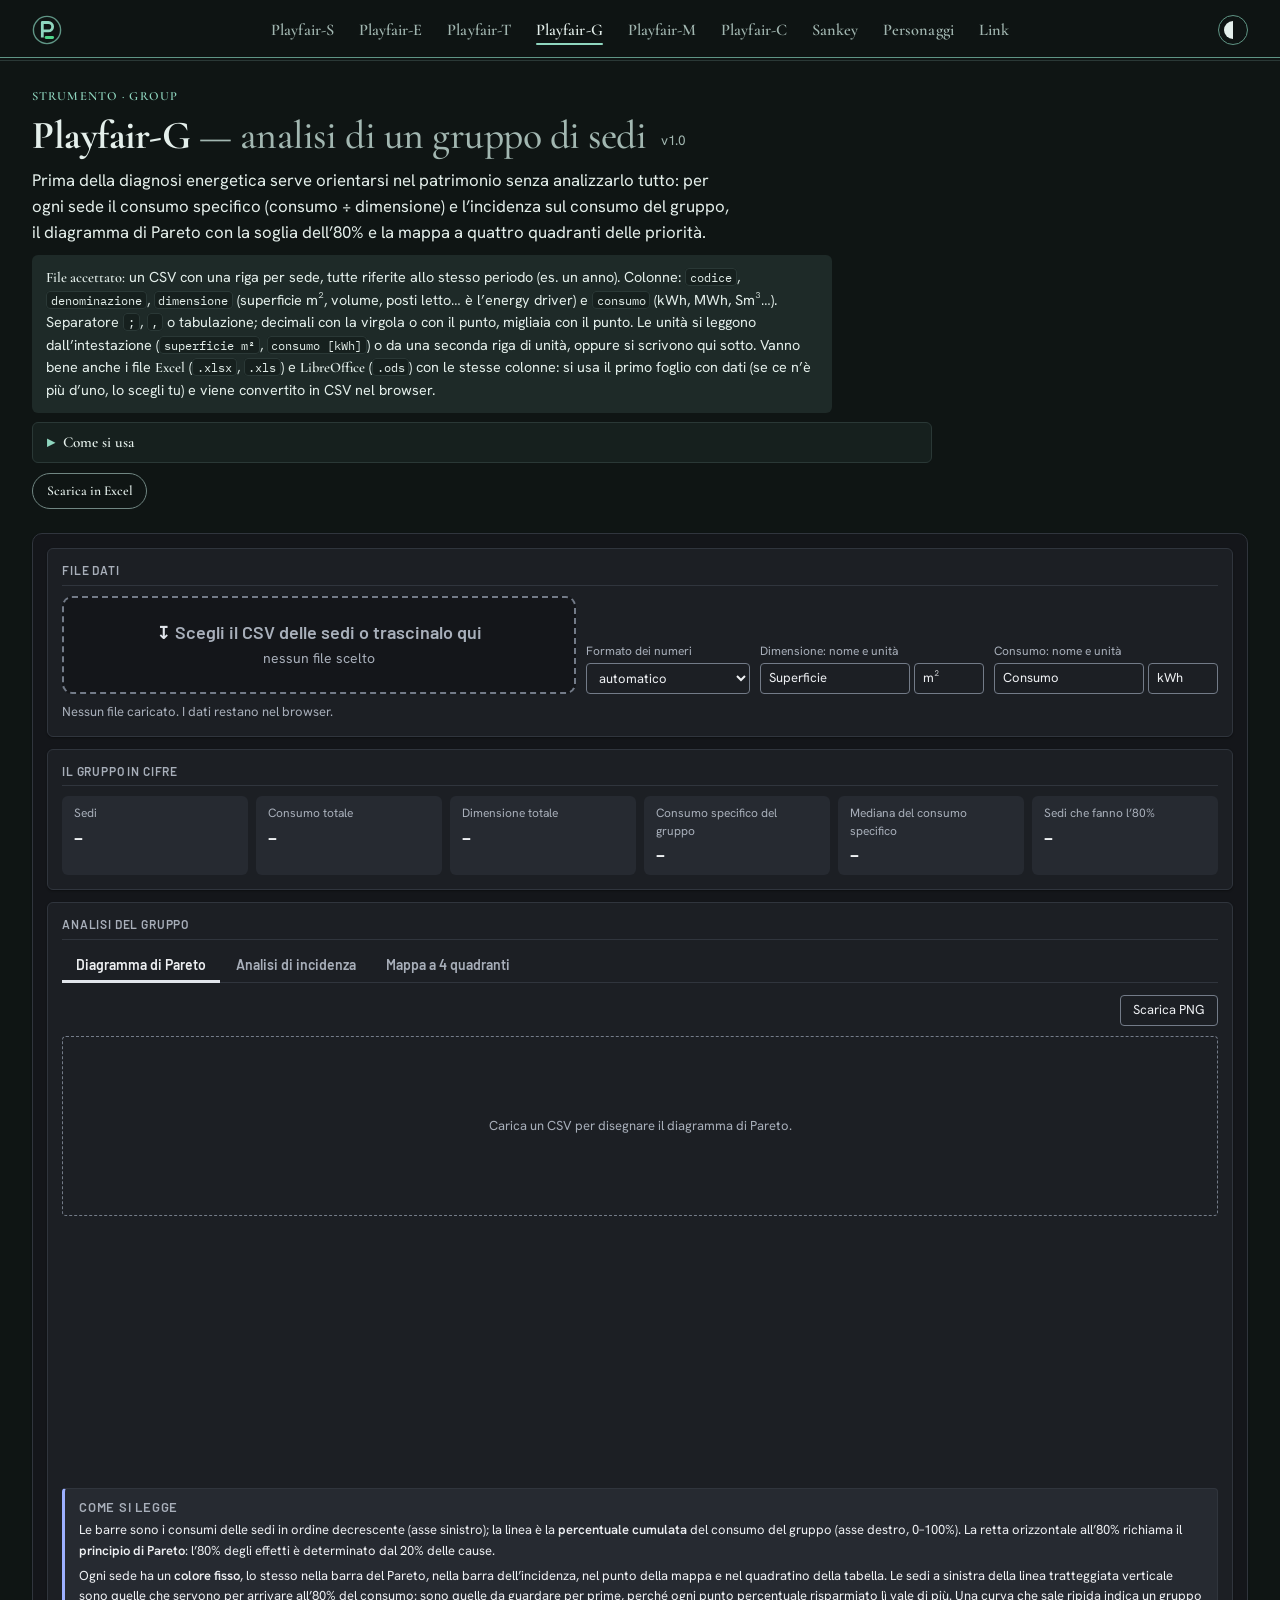
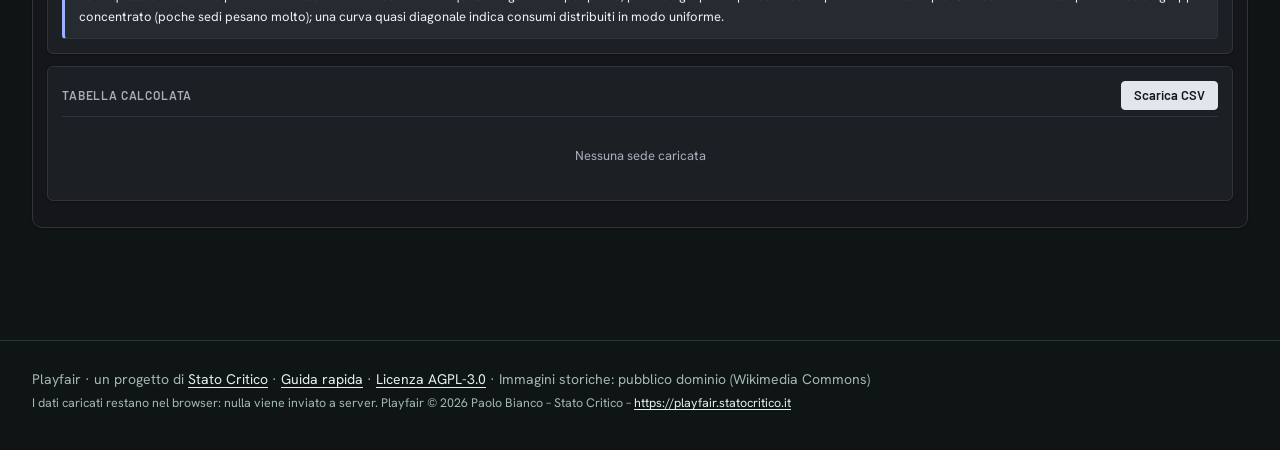
<file: playfair-g.html>
<!DOCTYPE html>
<html lang="it">
<head>
<meta charset="UTF-8">
<meta name="viewport" content="width=device-width, initial-scale=1">
<title>Playfair-G — Analisi di un gruppo di sedi · Playfair</title>
<meta name="description" content="Playfair-G: analisi di un gruppo di sedi con consumo specifico, incidenza sul totale, diagramma di Pareto 80/20 e mappa a quattro quadranti delle priorità.">
<link rel="icon" href="img/favicon.svg" type="image/svg+xml">
<script>try{var r=document.documentElement,t=localStorage.getItem('pf-tema'),s=localStorage.getItem('pf-schema');if(t)r.dataset.theme=t;if(s)r.dataset.schema=s;}catch(e){}</script>
<link rel="stylesheet" href="assets/tema.css">
<link rel="stylesheet" href="assets/area.css">
<link rel="stylesheet" href="assets/sito.css">
<link rel="stylesheet" href="assets/steampunk.css">
<link rel="stylesheet" href="assets/strumenti.css">
<style>
.pf-app.g .panel{padding:14px}
.pf-app.g .panel-title{margin-bottom:10px;border-bottom:1px solid var(--area-linea);padding-bottom:6px;display:flex;align-items:center;justify-content:space-between;gap:8px;flex-wrap:wrap}
.pf-app.g .row{display:flex;gap:10px;flex-wrap:wrap;align-items:flex-end}
.pf-app.g .field{min-width:130px;flex:0 1 auto}
.pf-app.g .field.largo{flex:1 1 260px}
.pf-app.g .pf-drop{min-height:5.5rem}
.pf-app.g #msg{margin-top:8px;font-size:13px;color:var(--area-tenue);line-height:1.5}
.pf-app.g #msg b{color:var(--area-testo)}
.pf-app.g .avviso{margin-top:8px;padding:8px 10px;border-radius:4px;font-size:13px;line-height:1.5;background:var(--area-warn-fondo);color:var(--area-testo);border-left:3px solid var(--area-warn)}
.pf-app.g .avviso.errore{background:var(--area-err-fondo);border-left-color:var(--area-err)}
.pf-app.g .avviso ul{margin:4px 0 0 18px}
.pf-app.g .kpi{display:grid;grid-template-columns:repeat(auto-fit,minmax(150px,1fr));gap:8px}
.pf-app.g .kpi > div{background:var(--area-rialzo);border-radius:var(--area-raggio,6px);padding:9px 12px}
.pf-app.g .kpi .k-et{font-size:12px;color:var(--area-tenue);margin-bottom:3px}
.pf-app.g .kpi .k-val{font:600 19px/1.2 var(--area-font-titoli);font-variant-numeric:tabular-nums;color:var(--area-testo)}
.pf-app.g .kpi .k-val small{font:400 12px var(--area-font);color:var(--area-tenue);margin-left:3px}
.pf-app.g .kpi .k-nota{font-size:11.5px;color:var(--area-tenue);margin-top:2px}
.pf-app.g .kpi .evid{background:var(--area-tinta)}
.pf-app.g .kpi .evid .k-val{color:var(--area-titolo)}
.pf-app.g .tabs{display:flex;gap:2px;border-bottom:1px solid var(--area-linea);margin-bottom:12px;flex-wrap:wrap}
.pf-app.g .tab{padding:7px 14px;cursor:pointer;font:600 14px/1.2 var(--area-font-titoli);color:var(--area-tenue);border:0;border-bottom:3px solid transparent;margin-bottom:-1px;border-radius:0;background:transparent}
.pf-app.g .tab:hover{color:var(--area-testo);border-bottom-color:var(--area-linea);background:transparent}
.pf-app.g .tab[aria-selected="true"]{color:var(--area-testo);border-bottom-color:var(--area-accento)}
.pf-app.g .tab-content{display:none}
.pf-app.g .tab-content.active{display:block}
.pf-app.g .barra{display:flex;gap:10px;align-items:center;flex-wrap:wrap;margin-bottom:10px;font-size:13px;color:var(--area-tenue)}
.pf-app.g .barra .spazio{flex:1}
.pf-app.g .barra label{display:inline-flex;gap:6px;align-items:center}
.pf-app.g .sintesi{font-size:14px;line-height:1.5;margin-bottom:10px;color:var(--area-testo)}
.pf-app.g .sintesi b{color:var(--area-titolo)}
.pf-app.g .scorre{overflow-x:auto;-webkit-overflow-scrolling:touch}
.pf-app.g .chart-wrap{position:relative;width:100%}
.pf-app.g .vuoto{display:flex;align-items:center;justify-content:center;min-height:180px;font-size:13px;color:var(--area-tenue);border:1px dashed var(--area-bordo);border-radius:4px;text-align:center;padding:16px}
.pf-app.g .legge{margin-top:12px;padding:10px 14px;background:var(--area-rialzo);border:1px solid var(--area-linea);border-left:3px solid var(--area-segno);border-radius:4px;font-size:13px;line-height:1.6;color:var(--area-testo)}
.pf-app.g .legge h3{font:600 13px/1.3 var(--area-font-titoli);text-transform:uppercase;letter-spacing:.06em;color:var(--area-tenue);margin-bottom:4px}
.pf-app.g .legge ul{margin:4px 0 0 18px}
.pf-app.g .legge p + p{margin-top:4px}
.pf-app.g .quadri{display:grid;grid-template-columns:repeat(2,minmax(0,1fr));gap:8px;margin-top:12px}
.pf-app.g .quadro{border:1px solid var(--area-linea);border-radius:var(--area-raggio,6px);padding:9px 12px;background:var(--area-pannello);border-top:4px solid var(--q)}
.pf-app.g .quadro h4{margin:0 0 4px;font:600 14px/1.3 var(--area-font-titoli);color:var(--area-testo)}
.pf-app.g .quadro h4 small{font:400 12px var(--area-font);color:var(--area-tenue);margin-left:4px}
.pf-app.g .quadro p{font-size:12px;color:var(--area-tenue);margin-bottom:4px;line-height:1.45}
.pf-app.g .quadro ul{list-style:none;font-size:12.5px;line-height:1.55;font-variant-numeric:tabular-nums}
.pf-app.g .quadro li code{font-size:11.5px;margin-right:4px}
.pf-app.g .quadro li span{color:var(--area-tenue)}
.pf-app.g .tab-wrap{overflow-x:auto;max-height:620px;overflow-y:auto;border:1px solid var(--area-linea);border-radius:4px}
.pf-app.g table.tg{border-collapse:collapse;width:100%;font-size:13px;font-variant-numeric:tabular-nums}
.pf-app.g table.tg th,.pf-app.g table.tg td{border-bottom:1px solid var(--area-linea);padding:5px 9px;white-space:nowrap;text-align:right}
.pf-app.g table.tg td.t,.pf-app.g table.tg th.t{text-align:left}
.pf-app.g table.tg td.nome{white-space:normal;min-width:180px}
.pf-app.g table.tg thead th{position:sticky;top:0;z-index:1;background:var(--area-rialzo);font:600 12px/1.3 var(--area-font-titoli);color:var(--area-testo);padding:0}
.pf-app.g table.tg thead th button{all:unset;box-sizing:border-box;display:block;width:100%;padding:7px 9px;cursor:pointer;text-align:inherit}
.pf-app.g table.tg thead th button:focus-visible{outline:2px solid var(--area-focus);outline-offset:-2px}
.pf-app.g table.tg thead th button::after{content:" ↕";color:var(--area-tenue);font-weight:400}
.pf-app.g table.tg thead th[aria-sort="ascending"] button::after{content:" ▲";color:var(--area-accento)}
.pf-app.g table.tg thead th[aria-sort="descending"] button::after{content:" ▼";color:var(--area-accento)}
.pf-app.g table.tg tbody tr:hover > *{background:var(--area-rialzo)}
.pf-app.g table.tg tr.p80 td:first-child{box-shadow:inset 3px 0 0 var(--serie-1)}
.pf-app.g table.tg tr.zero td{color:var(--area-tenue)}
.pf-app.g table.tg tfoot td{font-weight:600;background:var(--area-rialzo);border-top:1px solid var(--area-bordo)}
.pf-app.g .alto{color:var(--area-err);font-weight:600}
.pf-app.g .basso{color:var(--area-ok);font-weight:600}
.pf-app.g .cs-sede{display:inline-block;width:10px;height:10px;border-radius:2px;margin-right:6px;vertical-align:-1px}
.pf-app.g .qtag{display:inline-block;padding:1px 7px;border-radius:999px;font-size:11.5px;border:1px solid var(--q);color:var(--area-testo);background:color-mix(in srgb,var(--q) 14%,transparent)}
@media (max-width:700px){
  .pf-app.g .quadri{grid-template-columns:1fr}
  .pf-app.g .tab{padding:7px 10px;font-size:13px}
}
</style>
</head>
<body class="pf-pagina-strumento">
<a class="pf-salta" href="#contenuto">Vai al contenuto</a>
<header class="pf-testata">
  <a class="pf-marchio" href="index.html" aria-label="Playfair, home"><svg viewBox="0 0 32 32" aria-hidden="true" focusable="false"><circle cx="16" cy="16" r="14.5" fill="none" stroke="var(--ottone)" stroke-width="1.5"></circle><path d="M11 24V8h6.5a4.5 4.5 0 0 1 0 9H11" fill="none" stroke="var(--primario)" stroke-width="3" stroke-linejoin="round"></path><path d="M15 24h7" stroke="var(--flusso-el)" stroke-width="3" stroke-linecap="round"></path></svg></a>
  <button class="pf-menu-apri" aria-expanded="false" aria-controls="pf-menu">Menu</button>
  <nav class="pf-menu" id="pf-menu" aria-label="Strumenti">
    <a href="playfair-s.html" data-tip="Site — analisi del singolo sito: costi e consumi di elettricità, gas, calore e acqua">Playfair-S</a>
    <a href="playfair-e.html" data-tip="Electric — curve di carico elettriche quartorarie: profili, mappe orarie, picchi e base">Playfair-E</a>
    <a href="playfair-t.html" data-tip="Thermal — consumi termici ed elettrici, simulazione di cogenerazione e valutazione economica">Playfair-T</a>
    <a href="playfair-g.html" aria-current="page" data-tip="Group — analisi di un gruppo di sedi: consumo specifico, incidenza sul totale, Pareto e mappa a 4 quadranti">Playfair-G</a>
    <a href="playfair-m.html" data-tip="Money — confronto di investimenti energetici: VAN, TIR, ROI, WACC e flussi di cassa">Playfair-M</a>
    <a href="playfair-c.html" data-tip="Cusum — regressione, residui e carta CUSUM secondo ISO 50006">Playfair-C</a>
    <a href="sankey.html" data-tip="Sankey — disegna diagrammi di flusso energetico a blocchi e verifica i bilanci">Sankey</a>
    <a href="personaggi.html" data-tip="William Playfair e Matthew H. P. R. Sankey: chi erano">Personaggi</a>
    <a href="link.html" data-tip="Link — Stato Critico, EuGEnio, Pseudomania, Bordo Vasca e i corsi Festo Academy">Link</a>
  </nav>
  <button class="pf-tema" type="button" aria-label="Cambia tema chiaro/scuro">◐</button>
</header>

<main class="pf-strumento" id="contenuto">
<section class="pf-intro" aria-labelledby="titolo-strumento">
  <p class="pf-occhiello">Strumento · Group</p>
  <h1 id="titolo-strumento">Playfair-G <span class="pf-sotto">— analisi di un gruppo di sedi</span> <small>v1.0</small></h1>
  <p class="pf-sommario">Prima della diagnosi energetica serve orientarsi nel patrimonio senza analizzarlo tutto: per ogni sede il consumo specifico (consumo ÷ dimensione) e l’incidenza sul consumo del gruppo, il diagramma di Pareto con la soglia dell’80% e la mappa a quattro quadranti delle priorità.</p>
  <p class="pf-file"><b>File accettato:</b> un CSV con una riga per sede, tutte riferite allo stesso periodo (es. un anno). Colonne: <code>codice</code>, <code>denominazione</code>, <code>dimensione</code> (superficie m², volume, posti letto… è l’energy driver) e <code>consumo</code> (kWh, MWh, Sm³…). Separatore <code>;</code>, <code>,</code> o tabulazione; decimali con la virgola o con il punto, migliaia con il punto. Le unità si leggono dall’intestazione (<code>superficie m²</code>, <code>consumo [kWh]</code>) o da una seconda riga di unità, oppure si scrivono qui sotto. Vanno bene anche i file <b>Excel</b> (<code>.xlsx</code>, <code>.xls</code>) e <b>LibreOffice</b> (<code>.ods</code>) con le stesse colonne: si usa il primo foglio con dati (se ce n’è più d’uno, lo scegli tu) e viene convertito in CSV nel browser.</p>
  <details class="pf-come">
    <summary>Come si usa</summary>
    <ol>
      <li>Trascina il file (CSV, Excel o LibreOffice) in un punto qualsiasi della pagina oppure sceglilo nella zona «File dati». Righe vuote ignorate; le sedi con dimensione nulla o mancante sono segnalate ed escluse dal consumo specifico e dalla mappa.</li>
      <li>Controlla in «File dati» le colonne riconosciute, le unità di misura e il formato dei numeri (se l’automatico sbaglia, forzalo).</li>
      <li>Leggi gli indicatori del gruppo: totali, consumo specifico del gruppo (totale ÷ totale), mediana e quante sedi fanno l’80% del consumo.</li>
      <li>Nelle schede: <b>Pareto</b> (le sedi da guardare per prime), <b>Incidenza</b> (quanto pesa ogni sede e quanto è efficiente), <b>Quadranti</b> (priorità d’intervento). Ogni scheda ha il suo riquadro «Come si legge».</li>
      <li>Nella tabella fai clic sulle intestazioni per ordinare; «Scarica CSV» salva la tabella calcolata (separatore <code>;</code>, decimali con la virgola), «Scarica PNG» salva il grafico della scheda.</li>
    </ol>
  </details>
  <div class="pf-intro-azioni"><button class="pf-bottone-piccolo" type="button" data-pf-excel-scarica data-tip="Scarica una cartella Excel con un foglio per grafico: tabella dei dati e grafico modificabile">Scarica in Excel</button></div>
</section>

<div class="pf-app pf-area fam-a g">

<!-- FILE -->
<div class="panel">
  <div class="panel-title">File dati</div>
  <div class="row">
    <div class="field largo">
      <label class="pf-drop" for="csv-file">
        <input type="file" id="csv-file" accept=".csv,.xlsx,.xls,.ods,text/csv,application/vnd.openxmlformats-officedocument.spreadsheetml.sheet,application/vnd.ms-excel,application/vnd.oasis.opendocument.spreadsheet" aria-label="File CSV delle sedi del gruppo">
        <span class="pf-drop-titolo">Scegli il CSV delle sedi o trascinalo qui</span>
        <span class="pf-drop-nome">nessun file scelto</span>
      </label>
    </div>
    <div class="field"><label for="f-numeri">Formato dei numeri</label>
      <select id="f-numeri">
        <option value="auto">automatico</option>
        <option value="it">italiano: 1.234,5</option>
        <option value="en">internazionale: 1234.5</option>
      </select></div>
    <div class="field"><label for="u-dim">Dimensione: nome e unità</label>
      <div style="display:flex;gap:4px"><input type="text" id="n-dim" value="Superficie" style="width:150px" aria-label="Nome della dimensione"><input type="text" id="u-dim" value="m²" style="width:70px" aria-label="Unità della dimensione"></div></div>
    <div class="field"><label for="u-cons">Consumo: nome e unità</label>
      <div style="display:flex;gap:4px"><input type="text" id="n-cons" value="Consumo" style="width:150px" aria-label="Nome del consumo"><input type="text" id="u-cons" value="kWh" style="width:70px" aria-label="Unità del consumo"></div></div>
  </div>
  <div id="msg">Nessun file caricato. I dati restano nel browser.</div>
  <div id="avvisi"></div>
</div>

<!-- KPI -->
<div class="panel">
  <div class="panel-title">Il gruppo in cifre <span id="kpi-periodo" style="text-transform:none;letter-spacing:0;font-weight:400"></span></div>
  <div class="kpi" id="kpi"><div><div class="k-et">Sedi</div><div class="k-val">–</div></div><div><div class="k-et">Consumo totale</div><div class="k-val">–</div></div><div><div class="k-et">Dimensione totale</div><div class="k-val">–</div></div><div><div class="k-et">Consumo specifico del gruppo</div><div class="k-val">–</div></div><div><div class="k-et">Mediana del consumo specifico</div><div class="k-val">–</div></div><div><div class="k-et">Sedi che fanno l’80%</div><div class="k-val">–</div></div></div>
</div>

<!-- SCHEDE -->
<div class="panel">
  <div class="panel-title">Analisi del gruppo</div>
  <div class="tabs" role="tablist" aria-label="Schede di analisi">
    <button class="tab" role="tab" id="t-pareto" aria-controls="tab-pareto" aria-selected="true">Diagramma di Pareto</button>
    <button class="tab" role="tab" id="t-incid" aria-controls="tab-incid" aria-selected="false" tabindex="-1">Analisi di incidenza</button>
    <button class="tab" role="tab" id="t-quad" aria-controls="tab-quad" aria-selected="false" tabindex="-1">Mappa a 4 quadranti</button>
  </div>

  <div id="tab-pareto" class="tab-content active" role="tabpanel" aria-labelledby="t-pareto">
    <div class="barra"><span class="spazio"></span><button type="button" data-png="pareto">Scarica PNG</button></div>
    <p class="sintesi" id="sint-pareto"></p>
    <div class="scorre"><div class="chart-wrap" id="w-pareto" style="height:440px"><div class="vuoto">Carica un CSV per disegnare il diagramma di Pareto.</div></div></div>
    <div class="legge">
      <h3>Come si legge</h3>
      <p>Le barre sono i consumi delle sedi in ordine decrescente (asse sinistro); la linea è la <b>percentuale cumulata</b> del consumo del gruppo (asse destro, 0–100%). La retta orizzontale all’80% richiama il <b>principio di Pareto</b>: l’80% degli effetti è determinato dal 20% delle cause.</p>
      <p>Ogni sede ha un <b>colore fisso</b>, lo stesso nella barra del Pareto, nella barra dell’incidenza, nel punto della mappa e nel quadratino della tabella. Le sedi a sinistra della linea tratteggiata verticale sono quelle che servono per arrivare all’80% del consumo: sono quelle da guardare per prime, perché ogni punto percentuale risparmiato lì vale di più. Una curva che sale ripida indica un gruppo concentrato (poche sedi pesano molto); una curva quasi diagonale indica consumi distribuiti in modo uniforme.</p>
    </div>
  </div>

  <div id="tab-incid" class="tab-content" role="tabpanel" aria-labelledby="t-incid" hidden>
    <div class="barra">
      <span class="spazio"></span><button type="button" data-png="incid">Scarica PNG</button>
    </div>
    <p class="sintesi" id="sint-incid"></p>
    <div class="chart-wrap" id="w-incid" style="height:480px"><div class="vuoto">Carica un CSV per l’analisi di incidenza.</div></div>
    <div class="legge">
      <h3>Come si legge</h3>
      <p>Ogni sede è un rettangolo del suo colore: la <b>base</b> è la sua dimensione (asse orizzontale), l’<b>altezza</b> è il suo <b>consumo specifico</b> (consumo ÷ dimensione, asse verticale), quindi l’<b>area</b> è il suo <b>consumo</b>. I rettangoli sono affiancati dal consumo specifico più alto al più basso: la larghezza totale è la dimensione del gruppo, l’area totale il suo consumo. La retta tratteggiata è il consumo specifico del gruppo (totale ÷ totale), il riferimento.</p>
      <ul>
        <li>Rettangolo alto e largo: sede grande e poco efficiente, pesa molto sul totale. È la priorità.</li>
        <li>Rettangolo alto e stretto: sede piccola con consumo specifico alto, pesa poco sul totale ma ha margini di miglioramento in proporzione maggiori.</li>
        <li>La parte di area sopra la retta del gruppo è il consumo «in eccesso» rispetto al riferimento; quella che manca sotto la retta, a destra, è il consumo «evitato» dalle sedi più efficienti.</li>
      </ul>
    </div>
  </div>

  <div id="tab-quad" class="tab-content" role="tabpanel" aria-labelledby="t-quad" hidden>
    <div class="barra">
      <label>Linee di separazione sulla <select id="o-soglia"><option value="media">media</option><option value="mediana">mediana</option></select></label>
      <label><input type="checkbox" id="o-bolle" checked> punti proporzionali alla dimensione</label>
      <label><input type="checkbox" id="o-etich" checked> codici</label>
      <span class="spazio"></span><button type="button" data-png="quad">Scarica PNG</button>
    </div>
    <p class="sintesi" id="sint-quad"></p>
    <div class="chart-wrap" id="w-quad" style="height:560px"><div class="vuoto">Carica un CSV per la mappa a quattro quadranti.</div></div>
    <div class="quadri" id="quadri"></div>
    <div class="legge">
      <h3>Come si legge</h3>
      <p>Asse X: <b>consumo specifico</b> (consumo ÷ dimensione), cioè quanto la sede è efficiente. Asse Y: <b>incidenza sul totale</b> (%), cioè quanto pesa sul consumo del gruppo. Le linee dividono il piano sulla <b>media</b> (consumo specifico del gruppo, totale ÷ totale; incidenza media = 100% ÷ numero di sedi) o sulla <b>mediana</b> di ciascun asse. Con la media in X la linea verticale è la stessa retta di riferimento della scheda «Incidenza». Il quadrante si riconosce dalla tinta dello sfondo; il punto ha il colore della sede, come negli altri grafici.</p>
      <ul>
        <li><b>Alto a destra — Priorità: grandi e inefficienti.</b> Pesano molto e consumano più della media per unità: diagnosi energetica e interventi strutturali per primi.</li>
        <li><b>Alto a sinistra — Grandi consumatori efficienti: interventi di gestione.</b> Pesano per le dimensioni, non per l’inefficienza: monitoraggio, regolazione, contratti, manutenzione.</li>
        <li><b>Basso a destra — Piccoli inefficienti: interventi mirati.</b> Poco peso sul totale ma specifico alto: interventi puntuali e poco costosi, o verificare i dati (dimensione corretta? usi particolari?).</li>
        <li><b>Basso a sinistra — Bassa priorità.</b> Piccoli ed efficienti: basta tenerli sotto controllo.</li>
      </ul>
      <p>Il consumo specifico va confrontato tra sedi omogenee per uso (un ospedale non è un poliambulatorio): se il gruppo è misto, leggi la mappa per tipologia o usa un driver più adatto (posti letto, volume, ore di apertura).</p>
    </div>
  </div>
</div>

<!-- TABELLA -->
<div class="panel">
  <div class="panel-title">Tabella calcolata <button type="button" class="primary" id="b-csv" disabled>Scarica CSV</button></div>
  <div id="tabella"><div class="empty-state">Nessuna sede caricata</div></div>
</div>
</div>
</main>

<footer class="pf-piede">
  <p>Playfair · un progetto di <a href="https://statocritico.it">Stato Critico</a> · <a href="guida-rapida.pdf">Guida rapida</a> · <a href="licenza.html">Licenza AGPL-3.0</a> · Immagini storiche: pubblico dominio (Wikimedia Commons)</p>
  <p class="pf-piede-nota">I dati caricati restano nel browser: nulla viene inviato a server. <span class="pf-piede-attribuzione">Playfair © 2026 Paolo Bianco – Stato Critico – <a href="https://playfair.statocritico.it">https://playfair.statocritico.it</a></span></p>
</footer>

<script src="assets/vendor/chart.umd.js"></script>
<script src="assets/vendor/chartjs-plugin-annotation.min.js"></script>
<script src="assets/vendor/papaparse.min.js"></script>
<script src="assets/strumenti.js"></script>
<script>
/* =====================================================================================
   Playfair-G (Group) — analisi di un gruppo di sedi.
   Tutto in locale: il file è letto con FileReader, nessun dato esce dal browser.
   ===================================================================================== */
(function () {
'use strict';
var $ = function (id) { return document.getElementById(id); };
var S = { sedi: [], file: '', testo: '', sep: ';', formato: 'it', mappa: null, avvisi: [], scartate: [] };
var R = null;                     // risultati dei calcoli
var ORD = { col: 'consumo', dir: -1 };
var charts = {};
var COL = PF.tavolozza({
  p80: ['--serie-1', '#c43c12'], resto: function () { return PF.mescola(PF.c('--area-tenue'), PF.c('--area-pannello'), .45); },
  cum: ['--area-segno', '#3f4bd0'], soglia: ['--area-warn', '#8a5a00'], quota: function () { return PF.rgba(PF.tenue(), .3); },
  alto: ['--area-err', '#a8133c'], basso: ['--area-ok', '#2e7a34'], ink: ['--area-testo', '#1c1820'], foglio: ['--area-pannello', '#fff'],
  qPri: ['--area-err', '#a8133c'], qGes: ['--area-warn', '#8a5a00'], qMir: ['--serie-2', '#1f6fb4'], qBas: ['--area-ok', '#2e7a34']
});
var QUAD = {
  pri: { nome: 'Priorità: grandi e inefficienti', pos: 'alto a destra', col: 'qPri', css: '--area-err' },
  ges: { nome: 'Grandi consumatori efficienti: interventi di gestione', pos: 'alto a sinistra', col: 'qGes', css: '--area-warn' },
  mir: { nome: 'Piccoli inefficienti: interventi mirati', pos: 'basso a destra', col: 'qMir', css: '--serie-2' },
  bas: { nome: 'Bassa priorità', pos: 'basso a sinistra', col: 'qBas', css: '--area-ok' }
};

/* colore fisso di ogni sede, uguale nei tre grafici (Pareto, Incidenza, mappa) e nella tabella.
   Si assegna nell'ordine del file: 5 tinte dei dati (--serie-1…5) × 5 toni = 25 colori distinti, poi si ripetono. */
var TINTE = ['--serie-1', '--serie-2', '--serie-3', '--serie-4', '--serie-5'];
var TONI = [[null, 0], ['t', .34], ['p', .42], ['t', .6], ['p', .66]];
function colSede(s, a) {
  var i = s.ic % 25, base = PF.c(TINTE[i % 5]), tn = TONI[Math.floor(i / 5)];
  var c = tn[0] ? PF.mescola(base, tn[0] === 't' ? PF.testo() : PF.c('--area-pannello'), tn[1]) : base;
  return a == null ? c : PF.rgba(c, a);
}
/* legenda: per i dataset a barre con un colore per sede il riquadro è neutro */
function legendaSedi(ch) {
  return Chart.defaults.plugins.legend.labels.generateLabels(ch).map(function (l) {
    var ds = ch.data.datasets[l.datasetIndex];
    if (ds && ds.coloreSede) { l.fillStyle = PF.tenue(); l.strokeStyle = PF.tenue(); }
    return l;
  });
}

/* ---------------------------------------------------------------- formato italiano */
/* separatore delle migliaia anche sotto 10.000 (in it-IT Intl lo omette per 4 cifre) */
var NF = {};
function num(v, d) {
  d = d || 0;
  if (!NF[d]) { try { NF[d] = new Intl.NumberFormat('it-IT', { minimumFractionDigits: d, maximumFractionDigits: d, useGrouping: 'always' }); } catch (e) { NF[d] = null; } }
  var t = NF[d] ? NF[d].format(v) : PF.num(v, d);
  if (/^-?\d{4}(,|$)/.test(t)) t = t.replace(/^(-?\d)(\d{3})/, '$1.$2');
  return t;
}
function fN(v, d) { return (v === null || v === undefined || !isFinite(v)) ? '–' : num(v, d); }
function fCS(v) { if (v === null || !isFinite(v)) return '–'; var a = Math.abs(v); return num(v, a >= 1000 ? 0 : a >= 10 ? 1 : a >= 1 ? 2 : 3); }
function fP(v, d) { return (v === null || !isFinite(v)) ? '–' : num(v, d === undefined ? 1 : d) + '%'; }
function uC() { return $('u-cons').value.trim(); }
function uD() { return $('u-dim').value.trim(); }
function nD() { return $('n-dim').value.trim() || 'Dimensione'; }
function nC() { return $('n-cons').value.trim() || 'Consumo'; }
function uS() { var c = uC(), d = uD(); return (c || '') + (d ? '/' + d : ''); }
function conU(v, u) { return u ? v + ' ' + u : v; }
function esc(s) { return String(s).replace(/[&<>"']/g, function (c) { return { '&': '&amp;', '<': '&lt;', '>': '&gt;', '"': '&quot;', "'": '&#39;' }[c]; }); }

/* ---------------------------------------------------------------- lettura del file */
$('csv-file').addEventListener('change', function () {
  var f = this.files && this.files[0];
  if (!f) return;
  var r = new FileReader();
  r.onload = function () {
    var testo;
    try { testo = new TextDecoder('utf-8', { fatal: true }).decode(r.result); }
    catch (e) { testo = new TextDecoder('windows-1252').decode(r.result); }   // CSV salvati da Excel
    S.file = f.name; S.testo = testo;
    analizza();
  };
  r.onerror = function () { mostraErrore('Impossibile leggere il file.'); };
  r.readAsArrayBuffer(f);
});
$('f-numeri').addEventListener('change', function () { if (S.testo) analizza(); });
['u-dim', 'u-cons', 'n-dim', 'n-cons'].forEach(function (id) { $(id).addEventListener('input', function () { if (R) disegnaTutto(); }); });

var RUOLI = {
  codice: /^(cod(ice)?|id|sigla|n\.?|num(ero)?)\b|^cod(ice)?[\s_.-]|codice/i,
  consumo: /consum|kwh|mwh|gwh|energia|smc|sm3|sm³|\bgas\b|elettric|termic|tep|\bgj\b/i,
  dimensione: /dimens|superfic|\bsup\b|\bm2\b|m²|\bmq\b|volum|\bm3\b|m³|\bmc\b|posti|letti|\bpl\b|addett|utent|area|driver|\bsul\b|\bslp\b/i,
  nome: /denomin|nome|sede|descri|struttur|edific|immobil|presidi|stabil/i
};
var UNITA = /(m²|m2|mq|m³|m3|mc|kwh|mwh|gwh|wh|sm³|sm3|smc|tep|gj|mj|posti letto|letti|addetti|utenti)/i;
function unitaDa(h) {
  var m = /[\[(]([^\])]+)[\])]/.exec(h);
  if (m) return normU(m[1]);
  m = UNITA.exec(h);
  return m ? normU(m[1]) : '';
}
function normU(u) {
  u = u.trim();
  var t = { m2: 'm²', mq: 'm²', m3: 'm³', mc: 'm³', sm3: 'Sm³', smc: 'Sm³', kwh: 'kWh', mwh: 'MWh', gwh: 'GWh', wh: 'Wh', tep: 'tep', gj: 'GJ', mj: 'MJ' };
  return t[u.toLowerCase()] || u;
}
function nomeDa(h, ruolo) {
  var s = h.replace(/[\[(][^\])]*[\])]/g, '').replace(UNITA, '').replace(/[_]+/g, ' ').trim();
  if (!s) return ruolo === 'consumo' ? 'Consumo' : 'Dimensione';
  return s.charAt(0).toUpperCase() + s.slice(1);
}
function separatore(testo) {
  var riga = (testo.split(/\r?\n/).filter(function (l) { return l.trim(); })[0] || '');
  var fuori = riga.replace(/"[^"]*"/g, '');
  var n = { ';': (fuori.match(/;/g) || []).length, '\t': (fuori.match(/\t/g) || []).length, ',': (fuori.match(/,/g) || []).length };
  if (n[';']) return ';';
  if (n['\t']) return '\t';
  if (n[',']) return ',';
  return ';';
}
function pulisci(v) { return String(v === undefined || v === null ? '' : v).replace(/[\s  ']/g, '') }
/* decide se in una colonna il punto è separatore delle migliaia (it) o decimale (en) */
function decidiFormato(valori, sep) {
  var v = valori.map(pulisci).filter(function (x) { return /\d/.test(x); });
  if (!v.length) return null;
  if (v.every(function (x) { return !/,/.test(x) || /^[-+]?\d{1,3}(,\d{3})+(\.\d+)?$/.test(x); }) && v.some(function (x) { return /,/.test(x); }) && v.some(function (x) { return /\.\d+$/.test(x) && /,/.test(x); })) return 'en';
  if (v.some(function (x) { return /,/.test(x); })) return 'it';            // virgola = decimale
  var conPunto = v.filter(function (x) { return /\./.test(x); });
  if (!conPunto.length) return null;                                      // solo interi: indifferente
  if (conPunto.some(function (x) { return (x.match(/\./g) || []).length > 1; })) return 'it';
  if (sep === ',') return 'en';                                            // CSV "all'inglese"
  return conPunto.every(function (x) { return /^[-+]?\d{1,3}(\.\d{3})+$/.test(x); }) ? 'it' : 'en';
}
function numero(v, fmt) {
  var s = pulisci(v);
  if (!/^[-+]?[\d.,]*\d[\d.,]*([eE][-+]?\d+)?$/.test(s)) return NaN;
  if (fmt === 'it') s = s.replace(/\./g, '').replace(',', '.');
  else s = s.replace(/,/g, '');
  var n = Number(s);
  return isFinite(n) ? n : NaN;
}

function mostraErrore(t) {
  $('avvisi').innerHTML = '<div class="avviso errore">' + esc(t) + '</div>';
}

function analizza() {
  var testo = S.testo.replace(/^﻿/, '');
  var sep = separatore(testo);
  var p = Papa.parse(testo, { delimiter: sep, skipEmptyLines: 'greedy' });
  var righe = p.data.map(function (r) { return r.map(function (c) { return String(c).trim(); }); })
    .filter(function (r) { return r.some(function (c) { return c !== ''; }); });
  S.sep = sep; S.avvisi = []; S.scartate = [];
  if (righe.length < 2) { mostraErrore('Il file non contiene abbastanza righe: servono un’intestazione e almeno una sede.'); return; }

  /* intestazione e ruoli delle colonne */
  var h = righe[0], nc = Math.max.apply(null, righe.map(function (r) { return r.length; }));
  var numericiR0 = h.filter(function (c) { return !isNaN(numero(c, 'it')); }).length;
  var conIntestazione = numericiR0 < 2;
  var ruoli = {}, preso = {};
  if (conIntestazione) {
    ['codice', 'consumo', 'dimensione', 'nome'].forEach(function (ru) {
      for (var i = 0; i < h.length; i++) {
        if (preso[i]) continue;
        if (RUOLI[ru].test(h[i])) { ruoli[ru] = i; preso[i] = 1; break; }
      }
    });
  }
  /* colonne non riconosciute: posizione standard codice;denominazione;dimensione;consumo */
  var liberi = []; for (var i = 0; i < nc; i++) if (!preso[i]) liberi.push(i);
  if (ruoli.consumo === undefined || ruoli.dimensione === undefined) {
    // scelgo tra le colonne libere quelle prevalentemente numeriche, da destra
    var corpo = righe.slice(conIntestazione ? 1 : 0);
    var num = liberi.filter(function (c) {
      var k = corpo.filter(function (r) { return !isNaN(numero(r[c], 'it')); }).length;
      return k >= corpo.length * 0.5;
    });
    if (ruoli.consumo === undefined && num.length) { ruoli.consumo = num.pop(); preso[ruoli.consumo] = 1; }
    if (ruoli.dimensione === undefined && num.length) { ruoli.dimensione = num.pop(); preso[ruoli.dimensione] = 1; }
    liberi = liberi.filter(function (c) { return !preso[c]; });
  }
  if (ruoli.codice === undefined && liberi.length && (ruoli.nome === undefined ? liberi.length > 1 : true)) { ruoli.codice = liberi.shift(); }
  if (ruoli.nome === undefined && liberi.length) { ruoli.nome = liberi.shift(); }
  if (ruoli.consumo === undefined || ruoli.dimensione === undefined) {
    mostraErrore('Non trovo le colonne numeriche di dimensione e consumo. Servono almeno due colonne con valori numerici (es. superficie e kWh).');
    return;
  }
  S.mappa = ruoli;

  /* unità: dall'intestazione o da una seconda riga di unità */
  var inizio = conIntestazione ? 1 : 0, uDim = '', uCons = '';
  if (conIntestazione) { uDim = unitaDa(h[ruoli.dimensione]); uCons = unitaDa(h[ruoli.consumo]); }
  var r1 = righe[inizio];
  if (r1 && isNaN(numero(r1[ruoli.consumo], 'it')) && isNaN(numero(r1[ruoli.dimensione], 'it')) && (r1[ruoli.consumo] || r1[ruoli.dimensione])) {
    if (r1[ruoli.dimensione]) uDim = normU(r1[ruoli.dimensione]);
    if (r1[ruoli.consumo]) uCons = normU(r1[ruoli.consumo]);
    inizio++;
  }
  if (conIntestazione) { $('n-dim').value = nomeDa(h[ruoli.dimensione], 'dimensione'); $('n-cons').value = nomeDa(h[ruoli.consumo], 'consumo'); }
  if (uDim) $('u-dim').value = uDim;
  if (uCons) $('u-cons').value = uCons;

  /* formato dei numeri */
  var corpo = righe.slice(inizio);
  var forz = $('f-numeri').value;
  var fD = forz !== 'auto' ? forz : decidiFormato(corpo.map(function (r) { return r[ruoli.dimensione]; }), sep);
  var fC = forz !== 'auto' ? forz : decidiFormato(corpo.map(function (r) { return r[ruoli.consumo]; }), sep);
  if (!fD) fD = fC || (sep === ',' ? 'en' : 'it');
  if (!fC) fC = fD;
  S.formato = fD === fC ? fD : 'misto';

  /* sedi */
  var sedi = [], visti = {};
  corpo.forEach(function (r, j) {
    var nRiga = righe.indexOf(r) + 1;
    var cod = ruoli.codice !== undefined ? (r[ruoli.codice] || '') : '';
    var nome = ruoli.nome !== undefined ? (r[ruoli.nome] || '') : '';
    var d = numero(r[ruoli.dimensione], fD), c = numero(r[ruoli.consumo], fC);
    if (!cod) cod = 'S' + String(sedi.length + 1).padStart(2, '0');
    if (!nome) nome = cod;
    if (isNaN(c)) { S.scartate.push('riga ' + nRiga + ' (' + cod + '): consumo mancante o non numerico «' + (r[ruoli.consumo] || '') + '»'); return; }
    if (c < 0) { S.scartate.push('riga ' + nRiga + ' (' + cod + '): consumo negativo'); return; }
    if (visti[cod]) { S.avvisi.push('codice ' + cod + ' ripetuto (riga ' + nRiga + '): le sedi sono tenute distinte'); cod = cod + '·' + (++visti[cod]); } else visti[cod] = 1;
    var zero = isNaN(d) || d <= 0;
    sedi.push({ codice: cod, nome: nome, dim: zero ? 0 : d, cons: c, zero: zero, riga: nRiga });
  });
  if (!sedi.length) { mostraErrore('Nessuna sede valida nel file.'); return; }
  S.sedi = sedi;
  calcola();

  /* messaggio */
  var nomi = { codice: 'codice', nome: 'denominazione', dimensione: 'dimensione', consumo: 'consumo' };
  var ric = Object.keys(nomi).map(function (k) { return ruoli[k] === undefined ? nomi[k] + ': <i>assente</i>' : nomi[k] + ': «' + esc(conIntestazione ? h[ruoli[k]] : 'col. ' + (ruoli[k] + 1)) + '»'; }).join(' · ');
  var sepN = { ';': 'punto e virgola', ',': 'virgola', '\t': 'tabulazione' }[sep];
  $('msg').innerHTML = '<b>' + esc(S.file) + '</b>: ' + sedi.length + ' sedi lette · separatore ' + sepN + ' · numeri ' +
    ({ it: 'all’italiana (1.234,5)', en: 'col punto decimale (1234.5)', misto: 'dimensione ' + fD + ', consumo ' + fC }[S.formato]) +
    (forz === 'auto' ? ' (automatico)' : ' (forzato)') + '<br>Colonne riconosciute — ' + ric;
  var zeri = sedi.filter(function (s) { return s.zero; });
  var av = '';
  if (zeri.length) av += '<div class="avviso"><b>' + zeri.length + (zeri.length === 1 ? ' sede' : ' sedi') + ' con dimensione nulla o mancante</b> (contano nel consumo totale, nell’incidenza e nel Pareto, ma sono escluse dal consumo specifico e dalla mappa a quadranti): ' +
    zeri.map(function (s) { return esc(s.codice) + ' — ' + esc(s.nome); }).join('; ') + '</div>';
  if (S.scartate.length || S.avvisi.length) av += '<div class="avviso"><b>Righe da controllare</b><ul>' + S.scartate.concat(S.avvisi).map(function (t) { return '<li>' + esc(t) + '</li>'; }).join('') + '</ul></div>';
  $('avvisi').innerHTML = av;
  disegnaTutto();
  if (window.Playfair && Playfair.annuncia) Playfair.annuncia(sedi.length + ' sedi caricate');
}

/* ---------------------------------------------------------------- calcoli */
function mediana(a) {
  var v = a.slice().sort(function (x, y) { return x - y; }), n = v.length;
  if (!n) return null;
  return n % 2 ? v[(n - 1) / 2] : (v[n / 2 - 1] + v[n / 2]) / 2;
}
function calcola() {
  var sedi = S.sedi;
  var totC = 0, totD = 0, totCv = 0;
  sedi.forEach(function (s) { totC += s.cons; if (!s.zero) { totD += s.dim; totCv += s.cons; } });
  sedi.forEach(function (s, i) {
    s.ic = i;                         // indice del colore della sede (ordine del file)
    s.cs = s.zero ? null : s.cons / s.dim;
    s.inc = totC > 0 ? s.cons / totC * 100 : 0;
    s.quota = s.zero || totD <= 0 ? null : s.dim / totD * 100;
  });
  var csG = totD > 0 ? totCv / totD : null;
  sedi.forEach(function (s) { s.scost = s.cs === null || !csG ? null : (s.cs / csG - 1) * 100; });
  var ord = sedi.slice().sort(function (a, b) { return b.cons - a.cons || (a.codice < b.codice ? -1 : 1); });
  var cum = 0, k80 = 0;
  ord.forEach(function (s, i) {
    s.rango = i + 1;
    s.p80 = cum < 80 - 1e-9;          // la sede serve per raggiungere l'80%
    cum += s.inc; s.cum = cum;
    if (s.p80) k80 = i + 1;
  });
  var valide = sedi.filter(function (s) { return !s.zero; });
  var csM = mediana(valide.map(function (s) { return s.cs; }));
  var incMedia = valide.length ? valide.reduce(function (a, s) { return a + s.inc; }, 0) / valide.length : null;
  var incMed = mediana(valide.map(function (s) { return s.inc; }));
  R = { totC: totC, totD: totD, totCv: totCv, csG: csG, csM: csM, incMedia: incMedia, incMed: incMed, ord: ord, k80: k80,
        cum80: ord.length ? ord[k80 - 1].cum : 0, n: sedi.length, nValide: valide.length };
  quadranti();
}
function soglie() {
  var med = $('o-soglia').value === 'mediana';
  return { x: med ? R.csM : R.csG, y: med ? R.incMed : R.incMedia, tipo: med ? 'mediana' : 'media' };
}
function quadranti() {
  var t = soglie();
  S.sedi.forEach(function (s) {
    if (s.zero) { s.quad = null; return; }
    var alto = s.inc > t.y, destra = s.cs > t.x;
    s.quad = alto ? (destra ? 'pri' : 'ges') : (destra ? 'mir' : 'bas');
  });
}

/* ---------------------------------------------------------------- KPI */
function kpi() {
  var pct = R.k80 / R.n * 100;
  var box = function (et, val, u, nota, cls) { return '<div' + (cls ? ' class="' + cls + '"' : '') + '><div class="k-et">' + et + '</div><div class="k-val">' + val + (u ? '<small>' + esc(u) + '</small>' : '') + '</div>' + (nota ? '<div class="k-nota">' + nota + '</div>' : '') + '</div>'; };
  $('kpi').innerHTML =
    box('Sedi', fN(R.n), '', R.n - R.nValide ? (R.n - R.nValide) + ' con dimensione nulla' : 'tutte con dimensione valida') +
    box('Consumo totale', fN(R.totC), uC()) +
    box(esc(nD()) + ' totale', fN(R.totD), uD()) +
    box('Consumo specifico del gruppo', fCS(R.csG), uS(), 'totale ÷ totale', 'evid') +
    box('Mediana del consumo specifico', fCS(R.csM), uS(), 'media semplice: ' + fCS(R.nValide ? S.sedi.filter(function (s) { return !s.zero; }).reduce(function (a, s) { return a + s.cs; }, 0) / R.nValide : null)) +
    box('Sedi che fanno l’80%', R.k80 + ' su ' + R.n, '', fP(pct) + ' delle sedi · cumulata ' + fP(R.cum80), 'evid');
  $('kpi-periodo').textContent = S.file ? '· ' + S.file : '';
}

/* ---------------------------------------------------------------- grafici: utilità comuni */
var sfondo = { id: 'pfSfondo', beforeDraw: function (ch) { var c = ch.ctx; c.save(); c.fillStyle = COL.foglio; c.fillRect(0, 0, ch.width, ch.height); c.restore(); } };
function tela(idWrap, chiave, minW) {
  if (charts[chiave]) { charts[chiave].destroy(); charts[chiave] = null; }
  var w = $(idWrap);
  w.innerHTML = '<canvas role="img"></canvas>';
  if (minW) w.style.minWidth = minW + 'px';
  return w.firstChild;
}
function titoloSede(s) { return s.codice + ' - ' + s.nome; }
function righeSede(s) {
  return [
    nC() + ': ' + conU(fN(s.cons), uC()),
    nD() + ': ' + (s.zero ? 'nulla (esclusa)' : conU(fN(s.dim), uD())),
    'Consumo specifico: ' + (s.zero ? '–' : conU(fCS(s.cs), uS())) + (s.scost === null ? '' : ' (' + (s.scost >= 0 ? '+' : '') + fN(s.scost, 1) + '% sul gruppo)'),
    'Incidenza sul totale: ' + fP(s.inc, 2) + ' · cumulata ' + fP(s.cum),
    'Posizione nel Pareto: ' + s.rango + 'ª' + (s.p80 ? ' (nell’80%)' : '')
  ];
}
function asseTitolo(t, col) { return { display: true, text: t, color: col || PF.tenue(), font: { size: 12 } }; }

/* ---------------------------------------------------------------- 1. Pareto */
function pareto() {
  var o = R.ord;
  var cv = tela('w-pareto', 'pareto', Math.max(0, o.length * 24 + 120));
  cv.setAttribute('aria-label', 'Diagramma di Pareto dei consumi delle ' + o.length + ' sedi; ' + R.k80 + ' sedi fanno l’80% del consumo');
  charts.pareto = new Chart(cv, {
    data: {
      labels: o.map(function (s) { return s.codice; }),
      datasets: [
        { type: 'line', label: 'Cumulata (%)', data: o.map(function (s) { return s.cum; }), yAxisID: 'y2', borderColor: COL.cum, backgroundColor: COL.cum,
          borderWidth: 2, pointRadius: 3.5, pointHoverRadius: 6, tension: 0, order: 0 },
        { type: 'bar', label: nC() + (uC() ? ' (' + uC() + ')' : '') + ' — colore = sede', coloreSede: true, data: o.map(function (s) { return s.cons; }), yAxisID: 'y',
          backgroundColor: o.map(function (s) { return colSede(s, .85); }), borderColor: o.map(function (s) { return colSede(s); }), borderWidth: 1, borderRadius: 2,
          categoryPercentage: .82, barPercentage: .9, order: 1 }
      ]
    },
    plugins: [sfondo],
    options: {
      responsive: true, maintainAspectRatio: false, animation: { duration: 300 },
      interaction: { mode: 'index', intersect: false },
      plugins: {
        legend: { display: true, position: 'top', align: 'end', labels: { boxWidth: 14, boxHeight: 10, color: PF.tenue(), generateLabels: legendaSedi } },
        title: { display: true, text: 'Diagramma di Pareto — ' + nC().toLowerCase() + ' per sede', color: PF.c('--area-titolo'), font: { size: 15, weight: '600' }, align: 'start', padding: { bottom: 4 } },
        tooltip: { callbacks: {
          title: function (it) { return titoloSede(o[it[0].dataIndex]); },
          label: function () { return null; },
          afterBody: function (it) { return righeSede(o[it[0].dataIndex]); } } },
        annotation: { annotations: {
          l80: { type: 'line', yScaleID: 'y2', yMin: 80, yMax: 80, borderColor: COL.soglia, borderWidth: 2, borderDash: [7, 4],
            label: { display: true, content: '80%', position: 'end', backgroundColor: COL.soglia, color: PF.c('--area-pannello'), font: { size: 11, weight: '600' }, padding: { x: 5, y: 2 } } },
          k80: { type: 'line', xScaleID: 'x', xMin: R.k80 - 0.5, xMax: R.k80 - 0.5, borderColor: PF.rgba(COL.p80, .9), borderWidth: 1.5, borderDash: [3, 3],
            label: { display: true, content: R.k80 + ' sedi su ' + R.n + ' → 80%', position: 'start', yAdjust: 6, backgroundColor: PF.rgba(COL.p80, .92), color: PF.c('--area-su-accento'), font: { size: 11, weight: '600' }, padding: { x: 6, y: 3 } } }
        } }
      },
      scales: {
        x: { grid: { display: false }, ticks: { autoSkip: false, maxRotation: 60, minRotation: o.length > 14 ? 45 : 0, font: { size: 11 } } },
        y: { beginAtZero: true, grid: { color: PF.griglia() }, ticks: { callback: function (v) { return fN(v); } }, title: asseTitolo(nC() + (uC() ? ' [' + uC() + ']' : '')) },
        y2: { position: 'right', min: 0, max: 100, grid: { display: false }, ticks: { stepSize: 10, callback: function (v) { return v + '%'; }, color: COL.cum }, title: asseTitolo('Cumulata [%]', COL.cum) }
      }
    }
  });
  var pct = R.k80 / R.n * 100;
  $('sint-pareto').innerHTML = '<b>' + R.k80 + ' sedi su ' + R.n + ' = ' + fP(pct) + ' delle sedi fanno l’80% dei consumi</b> (cumulata reale ' + fP(R.cum80) + '). ' +
    (pct <= 30 ? 'Il gruppo è molto concentrato: il principio di Pareto vale quasi alla lettera.' : pct <= 50 ? 'Concentrazione media: le prime sedi pesano più della loro numerosità.' : 'Consumi poco concentrati: le priorità vanno cercate anche nel consumo specifico.') +
    ' La prima sede da sola vale ' + fP(R.ord[0].inc) + ' del totale.';
}

/* ---------------------------------------------------------------- 2. Incidenza */
/* Rettangoli di larghezza variabile: base = dimensione, altezza = consumo specifico, area = consumo della sede.
   Le barre di Chart.js stanno su un asse x lineare; il plugin «larghezze» dopo ogni aggiornamento sposta e
   allarga ogni barra sul suo intervallo [inizio, fine] di dimensione cumulata (così tooltip e hover restano nativi). */
var larghezze = {
  id: 'pfLarghezze',
  afterDatasetsUpdate: function (ch) {
    var xs = ch.scales.x;
    ch.data.datasets.forEach(function (ds, k) {
      if (!ds.intervalli) return;
      ch.getDatasetMeta(k).data.forEach(function (el, i) {
        var a = xs.getPixelForValue(ds.intervalli[i][0]), b = xs.getPixelForValue(ds.intervalli[i][1]);
        el.x = (a + b) / 2; el.width = Math.max(1, b - a);
      });
    });
  },
  afterDatasetsDraw: function (ch) {     // codice della sede dentro il rettangolo, se ci sta
    var meta = ch.getDatasetMeta(0), ds = ch.data.datasets[0], c = ch.ctx;
    if (!ds.intervalli) return;
    c.save(); c.font = '600 10.5px ' + (getComputedStyle(document.documentElement).getPropertyValue('--area-font-mono') || 'monospace');
    c.textAlign = 'center'; c.textBaseline = 'middle';
    meta.data.forEach(function (el, i) {
      var t = ds.data[i].s.codice, w = c.measureText(t).width, h = el.base - el.y, f = colSede(ds.data[i].s);
      var lum = (0.2126 * parseInt(f.substr(1, 2), 16) + 0.7152 * parseInt(f.substr(3, 2), 16) + 0.0722 * parseInt(f.substr(5, 2), 16)) / 255;
      c.fillStyle = lum > 0.5 ? '#1a1c20' : '#ffffff';     // testo leggibile sul colore della sede
      if (el.width >= w + 6 && h >= 16) { c.fillText(t, el.x, el.y + Math.min(h / 2, 12)); }
      else if (el.width >= 13 && h >= w + 8) { c.save(); c.translate(el.x, el.y + Math.min(h / 2, w / 2 + 6)); c.rotate(-Math.PI / 2); c.fillText(t, 0, 0); c.restore(); }
    });
    c.restore();
  }
};
function incidenza() {
  // solo le sedi con dimensione: senza base il rettangolo non esiste
  var o = S.sedi.filter(function (s) { return !s.zero; }).sort(function (a, b) { return b.cs - a.cs || b.cons - a.cons; });
  var cv = tela('w-incid', 'incid');
  cv.setAttribute('aria-label', 'Analisi di incidenza: rettangoli con base la ' + nD().toLowerCase() + ' e altezza il consumo specifico, ordinati dal consumo specifico più alto; l’area di ogni rettangolo è il consumo della sede');
  var x0 = 0, intervalli = o.map(function (s) { var r = [x0, x0 + s.dim]; x0 += s.dim; return r; });
  var maxCs = Math.max.apply(null, o.map(function (s) { return s.cs; }));
  charts.incid = new Chart(cv, {
    type: 'bar',
    data: { datasets: [{ label: 'Sedi — colore = sede', coloreSede: true, intervalli: intervalli,
      data: o.map(function (s, i) { return { x: (intervalli[i][0] + intervalli[i][1]) / 2, y: s.cs, s: s }; }),
      backgroundColor: o.map(function (s) { return colSede(s, .85); }), borderColor: PF.c('--area-pannello'), borderWidth: 1,
      hoverBackgroundColor: o.map(function (s) { return colSede(s); }), hoverBorderColor: PF.testo(), hoverBorderWidth: 1.5 }] },
    plugins: [sfondo, larghezze],
    options: {
      responsive: true, maintainAspectRatio: false, animation: false,
      interaction: { mode: 'nearest', intersect: true },
      plugins: {
        legend: { display: false },
        title: { display: true, text: 'Analisi di incidenza — ' + nD().toLowerCase() + ' × consumo specifico = ' + nC().toLowerCase(), color: PF.c('--area-titolo'), font: { size: 15, weight: '600' }, align: 'start', padding: { bottom: 4 } },
        tooltip: { callbacks: {
          title: function (it) { return titoloSede(it[0].raw.s); },
          label: function () { return null; },
          afterBody: function (it) { var s = it[0].raw.s; var r = righeSede(s); r.splice(4, 0, 'Quota di ' + nD().toLowerCase() + ': ' + fP(s.quota, 2)); return r; } } },
        annotation: { annotations: {
          csG: { type: 'line', yMin: R.csG, yMax: R.csG, borderColor: COL.ink, borderWidth: 1.5, borderDash: [6, 4], drawTime: 'afterDatasetsDraw',
            label: { display: true, content: 'gruppo: ' + fCS(R.csG) + ' ' + uS(), position: 'end', backgroundColor: PF.rgba(COL.ink, .85), color: PF.c('--area-pannello'), font: { size: 11 }, padding: { x: 5, y: 2 } } }
        } }
      },
      scales: {
        x: { type: 'linear', min: 0, max: x0, offset: false, grid: { color: PF.griglia() }, ticks: { callback: function (v) { return fN(v); } },
             title: asseTitolo(nD() + (uD() ? ' [' + uD() + ']' : '') + ' — cumulata, sedi dal consumo specifico più alto al più basso') },
        y: { beginAtZero: true, suggestedMax: maxCs * 1.06, grid: { color: PF.griglia() }, ticks: { callback: function (v) { return fN(v, v % 1 ? 1 : 0); } }, title: asseTitolo('Consumo specifico [' + uS() + ']') }
      }
    }
  });
  var sopra = o.filter(function (s) { return s.cs > R.csG; });
  var dimSopra = sopra.reduce(function (a, s) { return a + s.dim; }, 0), incSopra = sopra.reduce(function (a, s) { return a + s.inc; }, 0);
  var ecc = sopra.reduce(function (a, s) { return a + (s.cs - R.csG) * s.dim; }, 0);
  $('sint-incid').innerHTML = '<b>' + sopra.length + ' sedi su ' + R.nValide + '</b> hanno un consumo specifico superiore a quello del gruppo (' + fCS(R.csG) + ' ' + esc(uS()) + '): occupano il <b>' + fP(dimSopra / R.totD * 100) + '</b> della ' + esc(nD().toLowerCase()) + ' e valgono <b>' + fP(incSopra) + '</b> del consumo. ' +
    'L’area dei rettangoli sopra la retta del gruppo è l’eccesso rispetto al riferimento: circa <b>' + conU(fN(ecc), uC()) + '</b> (' + fP(ecc / R.totC * 100) + ' del totale), un ordine di grandezza, non una stima di risparmio.' +
    (R.nValide < R.n ? ' Le sedi con dimensione nulla (' + (R.n - R.nValide) + ') non hanno base e non compaiono.' : '');
}

/* ---------------------------------------------------------------- 3. Quadranti */
var etichette = {
  id: 'pfEtichette',
  afterDatasetsDraw: function (ch) {
    if (!$('o-etich').checked) return;
    var c = ch.ctx, meta = ch.getDatasetMeta(0), dati = ch.data.datasets[0].data, occupati = [];
    var area = ch.chartArea;
    c.save(); c.font = '600 10.5px ' + (getComputedStyle(document.documentElement).getPropertyValue('--area-font-mono') || 'monospace'); c.textBaseline = 'middle';
    // prima le etichette dei punti più grandi
    var idx = dati.map(function (d, i) { return i; }).sort(function (a, b) { return dati[b].s.inc - dati[a].s.inc; });
    meta.data.forEach(function (p) { occupati.push({ x0: p.x - p.options.radius, x1: p.x + p.options.radius, y0: p.y - p.options.radius, y1: p.y + p.options.radius, punto: true }); });
    idx.forEach(function (i) {
      var p = meta.data[i], t = dati[i].s.codice, w = c.measureText(t).width + 4, h = 13, r = p.options.radius + 3;
      var prove = [[r, 0, 'left'], [-r, 0, 'right'], [0, -r - 6, 'center'], [0, r + 6, 'center'], [r * .75, -r * .75 - 4, 'left'], [-r * .75, -r * .75 - 4, 'right']];
      for (var k = 0; k < prove.length; k++) {
        var x = p.x + prove[k][0], y = p.y + prove[k][1], al = prove[k][2];
        var x0 = al === 'left' ? x : al === 'right' ? x - w : x - w / 2, b = { x0: x0, x1: x0 + w, y0: y - h / 2, y1: y + h / 2 };
        if (b.x0 < area.left || b.x1 > area.right || b.y0 < area.top || b.y1 > area.bottom) continue;
        var urta = occupati.some(function (o) { return !(b.x1 < o.x0 || b.x0 > o.x1 || b.y1 < o.y0 || b.y0 > o.y1) && !(o.punto && o.x0 === p.x - p.options.radius && o.y0 === p.y - p.options.radius); });
        if (urta) continue;
        occupati.push(b);
        c.textAlign = al; c.fillStyle = PF.rgba(PF.c('--area-pannello'), .75); c.fillRect(b.x0, b.y0, w, h);
        c.fillStyle = PF.testo(); c.fillText(t, al === 'left' ? x + 2 : al === 'right' ? x - 2 : x, y);
        break;
      }
    });
    c.restore();
  }
};
function mappa() {
  quadranti();
  var t = soglie(), bolle = $('o-bolle').checked;
  // le sedi più piccole si disegnano per ultime, sopra le bolle grandi, così restano raggiungibili col mouse
  var valide = S.sedi.filter(function (s) { return !s.zero; }).sort(function (a, b) { return b.dim - a.dim || a.ic - b.ic; });
  var cv = tela('w-quad', 'quad');
  var stretto = $('w-quad').clientWidth < 600;
  var CORTI = { pri: 'Priorità', ges: 'Gestione', mir: 'Mirati', bas: 'Bassa priorità' };
  cv.setAttribute('aria-label', 'Mappa a quattro quadranti: consumo specifico in ascissa, incidenza sul totale in ordinata');
  var maxD = Math.max.apply(null, valide.map(function (s) { return s.dim; }));
  var raggio = function (s) { return bolle ? (stretto ? 3 : 4) + (stretto ? 11 : 18) * Math.sqrt(s.dim / maxD) : (stretto ? 4.5 : 6); };
  var maxX = Math.max.apply(null, valide.map(function (s) { return s.cs; })), maxY = Math.max.apply(null, valide.map(function (s) { return s.inc; }));
  var xMax = Math.max(maxX, t.x) * 1.1, yMax = Math.max(maxY, t.y) * 1.12;
  var tinta = function (k, a) { return PF.rgba(COL[QUAD[k].col], a); };
  var etQ = function (k, pos) {
    var tl = PF.scuroAttivo() ? .07 : .06;
    return { type: 'box', drawTime: 'beforeDatasetsDraw', backgroundColor: tinta(k, k === 'bas' ? tl * .8 : tl * 1.6), borderWidth: 0,
      label: { display: true, content: stretto ? CORTI[k] : QUAD[k].nome.split(': '), position: pos, color: PF.mescola(COL[QUAD[k].col], PF.testo(), .25), font: { size: stretto ? 10.5 : 12, weight: '600' }, padding: stretto ? 4 : 8, textAlign: pos.x === 'end' ? 'right' : 'left' } };
  };
  var a = {
    pri: Object.assign(etQ('pri', { x: 'end', y: 'start' }), { xMin: t.x, yMin: t.y }),
    ges: Object.assign(etQ('ges', { x: 'start', y: 'start' }), { xMin: 0, xMax: t.x, yMin: t.y }),
    mir: Object.assign(etQ('mir', { x: 'end', y: 'start' }), { xMin: t.x, yMin: 0, yMax: t.y }),
    bas: Object.assign(etQ('bas', { x: 'start', y: 'end' }), { xMin: 0, xMax: t.x, yMin: 0, yMax: t.y }),
    lx: { type: 'line', xMin: t.x, xMax: t.x, borderColor: PF.rgba(COL.ink, .6), borderWidth: 1.5, borderDash: [6, 4], drawTime: 'beforeDatasetsDraw',
      label: { display: !stretto, content: t.tipo + ' ' + fCS(t.x) + ' ' + uS(), position: 'end', rotation: -90, xAdjust: -9, backgroundColor: 'transparent', color: PF.tenue(), font: { size: 10.5 } } },
    ly: { type: 'line', yMin: t.y, yMax: t.y, borderColor: PF.rgba(COL.ink, .6), borderWidth: 1.5, borderDash: [6, 4], drawTime: 'beforeDatasetsDraw',
      label: { display: true, content: t.tipo + ' ' + fP(t.y, 2), position: 'center', yAdjust: -9, backgroundColor: 'transparent', color: PF.tenue(), font: { size: 10.5 } } }
  };
  charts.quad = new Chart(cv, {
    type: 'scatter',
    data: { datasets: [{ label: 'Sedi', data: valide.map(function (s) { return { x: s.cs, y: s.inc, s: s }; }),
      pointRadius: valide.map(raggio), pointHoverRadius: valide.map(function (s) { return raggio(s) + 2; }),
      backgroundColor: valide.map(function (s) { return colSede(s, .85); }), borderColor: valide.map(function (s) { return colSede(s); }), borderWidth: 1.5 }] },
    plugins: [sfondo, etichette],
    options: {
      responsive: true, maintainAspectRatio: false, animation: { duration: 300 },
      interaction: { mode: 'nearest', intersect: true },
      plugins: {
        legend: { display: false },
        title: { display: true, text: stretto ? 'Mappa a quattro quadranti' : 'Mappa a quattro quadranti — consumo specifico e incidenza sul totale', color: PF.c('--area-titolo'), font: { size: 15, weight: '600' }, align: 'start', padding: { bottom: 8 } },
        tooltip: { callbacks: {
          title: function (it) { return titoloSede(it[0].raw.s); },
          label: function () { return null; },
          afterBody: function (it) { var s = it[0].raw.s; return righeSede(s).concat(['Quadrante: ' + QUAD[s.quad].nome]); } } },
        annotation: { annotations: a }
      },
      scales: {
        x: { type: 'linear', min: 0, suggestedMax: xMax, grid: { color: PF.griglia() }, ticks: { callback: function (v) { return fN(v, v % 1 ? 1 : 0); } }, title: asseTitolo('Consumo specifico [' + uS() + '] → meno efficiente') },
        y: { min: 0, suggestedMax: yMax, grid: { color: PF.griglia() }, ticks: { callback: function (v) { return fN(v, v % 1 ? 1 : 0) + '%'; } }, title: asseTitolo('Incidenza sul consumo del gruppo [%] → pesa di più') }
      }
    }
  });
  /* elenchi per quadrante */
  var h = '';
  ['pri', 'ges', 'mir', 'bas'].forEach(function (k) {
    var l = valide.filter(function (s) { return s.quad === k; }).sort(function (a, b) { return b.inc - a.inc; });
    var inc = l.reduce(function (x, s) { return x + s.inc; }, 0);
    h += '<div class="quadro" style="--q:var(' + QUAD[k].css + ')"><h4>' + esc(QUAD[k].nome) + '<small>' + QUAD[k].pos + '</small></h4>' +
      '<p>' + l.length + (l.length === 1 ? ' sede' : ' sedi') + ' · ' + fP(inc) + ' del consumo del gruppo</p><ul>' +
      (l.length ? l.map(function (s) { return '<li><code>' + esc(s.codice) + '</code>' + esc(s.nome) + ' <span>· ' + fP(s.inc) + ' · ' + fCS(s.cs) + ' ' + esc(uS()) + '</span></li>'; }).join('') : '<li><span>nessuna sede</span></li>') +
      '</ul></div>';
  });
  $('quadri').innerHTML = h;
  var pri = valide.filter(function (s) { return s.quad === 'pri'; });
  $('sint-quad').innerHTML = 'Separazione sulla <b>' + t.tipo + '</b>: consumo specifico ' + fCS(t.x) + ' ' + esc(uS()) + ', incidenza ' + fP(t.y, 2) + '. ' +
    '<b>' + pri.length + (pri.length === 1 ? ' sede' : ' sedi') + ' in priorità</b> (grandi e inefficienti), pari a ' + fP(pri.reduce(function (x, s) { return x + s.inc; }, 0)) + ' del consumo.' +
    (R.n > R.nValide ? ' Escluse ' + (R.n - R.nValide) + ' sedi con dimensione nulla.' : '');
}

/* ---------------------------------------------------------------- tabella */
var COLONNE = [
  { k: 'rango', t: 'N.', f: function (s) { return s.rango; } },
  { k: 'codice', t: 'Codice', testo: 1, f: function (s) { return '<span class="cs-sede" style="background:' + colSede(s) + '" aria-hidden="true"></span>' + esc(s.codice); } },
  { k: 'nome', t: 'Denominazione', testo: 1, f: function (s) { return esc(s.nome); }, cls: 'nome' },
  { k: 'dim', t: function () { return nD() + (uD() ? ' [' + uD() + ']' : ''); }, f: function (s) { return s.zero ? '<span class="alto" title="dimensione nulla o mancante">0 ⚠</span>' : fN(s.dim, s.dim % 1 ? 1 : 0); } },
  { k: 'cons', t: function () { return nC() + (uC() ? ' [' + uC() + ']' : ''); }, f: function (s) { return fN(s.cons, s.cons % 1 && s.cons < 1000 ? 2 : 0); } },
  { k: 'cs', t: function () { return 'Cons. specifico [' + uS() + ']'; }, f: function (s) { return s.cs === null ? '–' : '<span class="' + (s.cs > R.csG ? 'alto' : 'basso') + '">' + fCS(s.cs) + '</span>'; } },
  { k: 'scost', t: 'Δ sul gruppo', f: function (s) { return s.scost === null ? '–' : (s.scost > 0 ? '+' : '') + fN(s.scost, 1) + '%'; } },
  { k: 'inc', t: 'Incidenza', f: function (s) { return fP(s.inc, 2); } },
  { k: 'quota', t: function () { return 'Quota ' + nD().toLowerCase(); }, f: function (s) { return fP(s.quota, 2); } },
  { k: 'cum', t: 'Cumulata', f: function (s) { return fP(s.cum, 1); } },
  { k: 'p80', t: 'Nell’80%', testo: 1, f: function (s) { return s.p80 ? 'sì' : 'no'; } },
  { k: 'quad', t: 'Quadrante', testo: 1, f: function (s) { return s.quad ? '<span class="qtag" style="--q:var(' + QUAD[s.quad].css + ')">' + esc(QUAD[s.quad].nome) + '</span>' : '<span style="color:var(--area-tenue)">escluso</span>'; } }
];
function tt(c) { return typeof c.t === 'function' ? c.t() : c.t; }
function tabella() {
  var col = COLONNE.filter(function (c) { return c.k === ORD.col; })[0] || COLONNE[4];
  var v = function (s) { var x = s[col.k === 'cons' ? 'cons' : col.k]; if (col.k === 'quad') x = s.quad ? ['pri', 'ges', 'mir', 'bas'].indexOf(s.quad) : 9; if (col.k === 'p80') x = s.p80 ? 0 : 1; return x; };
  var righe = S.sedi.slice().sort(function (a, b) {
    var x = v(a), y = v(b);
    if (x === null || x === undefined) return 1; if (y === null || y === undefined) return -1;
    if (typeof x === 'string') return x.localeCompare(y, 'it', { numeric: true }) * ORD.dir;
    return (x - y) * ORD.dir;
  });
  var h = '<div class="tab-wrap"><table class="tg"><caption class="solo-lettori">Sedi del gruppo con consumo specifico, incidenza e quadrante; fai clic sulle intestazioni per ordinare</caption><thead><tr>';
  COLONNE.forEach(function (c) {
    var s = c.k === ORD.col ? (ORD.dir > 0 ? 'ascending' : 'descending') : 'none';
    h += '<th scope="col" class="' + (c.testo ? 't' : '') + '" aria-sort="' + s + '"><button type="button" data-ord="' + c.k + '">' + esc(tt(c)) + '</button></th>';
  });
  h += '</tr></thead><tbody>';
  righe.forEach(function (s) {
    h += '<tr class="' + (s.p80 ? 'p80' : '') + (s.zero ? ' zero' : '') + '">' + COLONNE.map(function (c) { return '<td class="' + (c.testo ? 't ' : '') + (c.cls || '') + '">' + c.f(s) + '</td>'; }).join('') + '</tr>';
  });
  h += '</tbody><tfoot><tr><td></td><td class="t">Gruppo</td><td class="t">' + R.n + ' sedi</td><td>' + fN(R.totD) + '</td><td>' + fN(R.totC) + '</td><td>' + fCS(R.csG) + '</td><td>–</td><td>100,00%</td><td>100,00%</td><td></td><td class="t">' + R.k80 + ' sedi</td><td></td></tr></tfoot></table></div>';
  $('tabella').innerHTML = h;
  $('b-csv').disabled = false;
}
$('tabella').addEventListener('click', function (e) {
  var b = e.target.closest('button[data-ord]'); if (!b) return;
  var k = b.dataset.ord;
  if (ORD.col === k) ORD.dir = -ORD.dir; else { ORD.col = k; ORD.dir = (k === 'codice' || k === 'nome' || k === 'rango' || k === 'quad' || k === 'p80') ? 1 : -1; }
  tabella();
  var nb = $('tabella').querySelector('button[data-ord="' + k + '"]'); if (nb) nb.focus();
});

/* ---------------------------------------------------------------- esportazioni */
function scarica(blob, nome) { Playfair.scarica(blob, nome); }   // funzione comune del sito (sito.js)
function base() { return (S.file || 'gruppo').replace(/\.[^.]+$/, '').replace(/[^\w\-]+/g, '_'); }
function nCsv(v, d) { return v === null || v === undefined || !isFinite(v) ? '' : (d === undefined ? String(+v.toFixed(6)) : v.toFixed(d)).replace('.', ','); }
function cCsv(s) { s = String(s); return /[;"\n\r]/.test(s) ? '"' + s.replace(/"/g, '""') + '"' : s; }
$('b-csv').addEventListener('click', function () {
  if (!R) return;
  var t = soglie();
  var intest = ['rango', 'codice', 'denominazione', nD() + (uD() ? ' [' + uD() + ']' : ''), nC() + (uC() ? ' [' + uC() + ']' : ''), 'consumo specifico [' + uS() + ']',
    'scostamento dal gruppo [%]', 'incidenza sul totale [%]', 'quota ' + nD().toLowerCase() + ' [%]', 'cumulata [%]', 'nell_80%', 'quadrante (' + t.tipo + ')'];
  var righe = [intest.map(cCsv).join(';')];
  R.ord.forEach(function (s) {
    righe.push([s.rango, s.codice, s.nome, s.zero ? '0' : nCsv(s.dim), nCsv(s.cons), nCsv(s.cs, 4), nCsv(s.scost, 2), nCsv(s.inc, 4), nCsv(s.quota, 4), nCsv(s.cum, 4),
      s.p80 ? 'sì' : 'no', s.quad ? QUAD[s.quad].nome : 'escluso (dimensione nulla)'].map(cCsv).join(';'));
  });
  righe.push(['', 'GRUPPO', R.n + ' sedi', nCsv(R.totD), nCsv(R.totC), nCsv(R.csG, 4), '', '100', '100', '', R.k80 + ' sedi', ''].map(cCsv).join(';'));
  righe.push(Playfair.rigaFonteCsv());   // «# Fonte: Playfair …»: ricaricando il file la riga viene ignorata
  scarica(new Blob(['﻿' + righe.join('\r\n') + '\r\n'], { type: 'text/csv;charset=utf-8' }), 'playfair-g_' + base() + '.csv');
});
document.querySelectorAll('[data-png]').forEach(function (b) {
  b.addEventListener('click', function () {
    var ch = charts[b.dataset.png]; if (!ch) return;
    // sfondo del pannello e didascalia con la fonte (funzione comune del sito)
    Playfair.scaricaImmagine(ch.canvas, 'playfair-g_' + base() + '_' + b.dataset.png + '.png');
  });
});

/* ---------------------------------------------------------------- schede */
var TABS = Array.prototype.slice.call(document.querySelectorAll('.pf-app.g .tab'));
function attiva(tab, fuoco) {
  TABS.forEach(function (t) {
    var on = t === tab, p = $(t.getAttribute('aria-controls'));
    t.setAttribute('aria-selected', on ? 'true' : 'false'); t.tabIndex = on ? 0 : -1;
    p.classList.toggle('active', on); p.hidden = !on;
  });
  if (fuoco) tab.focus();
  if (R) disegnaScheda();
}
TABS.forEach(function (t, i) {
  t.addEventListener('click', function () { attiva(t); });
  t.addEventListener('keydown', function (e) {
    var j = e.key === 'ArrowRight' ? i + 1 : e.key === 'ArrowLeft' ? i - 1 : e.key === 'Home' ? 0 : e.key === 'End' ? TABS.length - 1 : null;
    if (j === null) return; e.preventDefault(); attiva(TABS[(j + TABS.length) % TABS.length], true);
  });
});
function schedaAttiva() { return TABS.filter(function (t) { return t.getAttribute('aria-selected') === 'true'; })[0].id; }
function disegnaScheda() {
  var id = schedaAttiva();
  if (id === 't-pareto') pareto(); else if (id === 't-incid') incidenza(); else mappa();
}
$('o-soglia').addEventListener('change', function () { if (R) { mappa(); tabella(); } });
$('o-bolle').addEventListener('change', function () { if (R) mappa(); });
$('o-etich').addEventListener('change', function () { if (charts.quad) charts.quad.update('none'); });

function disegnaTutto() {
  if (!R) return;
  quadranti(); kpi(); tabella(); disegnaScheda();
}
PF.alCambioTema(function () { if (R) { kpi(); disegnaScheda(); } });

/* per i test automatici: risultati in sola lettura */
window.PlayfairG = { risultati: function () { return R && { gruppo: { totC: R.totC, totD: R.totD, csG: R.csG, csM: R.csM, incMedia: R.incMedia, incMed: R.incMed, k80: R.k80, cum80: R.cum80, n: R.n, nValide: R.nValide, soglie: soglie() },
  sedi: S.sedi.map(function (s) { return { codice: s.codice, nome: s.nome, dim: s.dim, cons: s.cons, zero: s.zero, cs: s.cs, inc: s.inc, quota: s.quota, cum: s.cum, rango: s.rango, p80: s.p80, quad: s.quad }; }) }; } };
/* ── «Scarica in Excel»: crea anche i grafici delle schede non ancora aperte; la mappa a quadranti va come grafico
   nativo a bolle e come immagine (riquadri ed etichette dei codici non hanno equivalente in Excel) ── */
window.PF_EXCEL={
  strumento:'Playfair-G',
  prima:function(){
    if(!R)return;
    if(!charts.pareto)pareto();
    if(!charts.incid)incidenza();
    if(!charts.quad)mappa();
    if(charts.quad)charts.quad.canvas.setAttribute('data-pf-excel','entrambi');
    if(charts.incid){ charts.incid.canvas.id='cv-incid'; charts.incid.canvas.setAttribute('data-pf-excel','nativo'); }   // grafico ad aree costruito in modelloIncidenza
    if(charts.pareto)charts.pareto.canvas.setAttribute('data-pf-titolo','Diagramma di Pareto');
    if(charts.incid)charts.incid.canvas.setAttribute('data-pf-titolo','Analisi di incidenza');
    if(charts.quad)charts.quad.canvas.setAttribute('data-pf-titolo','Mappa a quattro quadranti');
  },
  tabelle:{},
  modelli:{ 'cv-incid': modelloIncidenza }
};
/* Incidenza in Excel: grafico ad AREE nativo, una serie per sede. L'asse orizzontale è di tipo data (numerico), con
   due righe per sede: inizio e fine della sua base sulla dimensione cumulata. La serie di una sede vale 0 su tutte le
   righe delle altre sedi e il suo consumo specifico sulle sue due righe: dove la fine di una sede coincide con l'inizio
   della successiva i due punti hanno la stessa x e l'area sale o scende in verticale, disegnando il rettangolo. */
function modelloIncidenza(ch, cv, titolo, aiuti) {
  var o = S.sedi.filter(function (s) { return !s.zero; }).sort(function (a, b) { return b.cs - a.cs || b.cons - a.cons; });
  if (!o.length) return null;
  var tot = o.reduce(function (a, s) { return a + s.dim; }, 0), minD = Math.min.apply(null, o.map(function (s) { return s.dim; }));
  // l'asse data lavora a giorni interi: se le dimensioni sono piccole o decimali si scala per 10^k (massimo 2.958.465)
  var k = 0;
  while (k < 6 && (minD * Math.pow(10, k) < 20 || o.some(function (s) { var v = s.dim * Math.pow(10, k); return Math.abs(v - Math.round(v)) > 1e-6; })) && tot * Math.pow(10, k + 1) <= 2.9e6) k++;
  var f = Math.pow(10, k), scala = k ? ' (× ' + fN(f) + ')' : '';
  var tx = nD() + (uD() ? ' [' + uD() + ']' : '') + ' cumulata' + scala;
  var colonne = [tx].concat(o.map(function (s) { return s.codice + ' - ' + s.nome; }), ['Consumo specifico del gruppo']);
  var righe = [], x = 0;
  o.forEach(function (s, i) {
    var a = Math.round(x * f), b = Math.round((x + s.dim) * f); x += s.dim;
    [a, b].forEach(function (xx) {
      righe.push([xx].concat(o.map(function (t, j) { return j === i ? t.cs : 0; }), [R.csG]));
    });
  });
  var serie = o.map(function (s, i) {
    return { col: i + 1, nome: colonne[i + 1], kind: 'area', sec: false,
      stile: { kind: 'area', fill: aiuti.col(colSede(s)), line: aiuti.col(colSede(s)), larg: 0.75 } };
  });
  serie.push({ col: o.length + 1, nome: colonne[o.length + 1], kind: 'line', sec: false,
    stile: { kind: 'line', line: aiuti.col(PF.testo()), larg: 1.5, dash: true, marker: null } });
  var passo = Math.pow(10, Math.floor(Math.log10(tot * f / 6)));
  ['1', '2', '5'].some(function (m) { if (tot * f / (passo * m) <= 8) { passo *= m; return true; } return false; }) || (passo *= 10);
  return {
    tabella: { colonne: colonne, righe: righe },
    avviso: 'Grafico ad aree: ogni sede è una serie che vale zero fuori dalla sua base e il suo consumo specifico sui due punti della base; l’asse orizzontale è di tipo data, usato come scala numerica della ' + nD().toLowerCase() + ' cumulata.',
    grafico: { famiglia: 'categorie', titolo: titolo, oriz: false, impilato: false, n: righe.length, legenda: true,
      assi: { cat: { titolo: tx, data: true, min: 0, max: Math.round(tot * f), passo: passo },
              val: { titolo: 'Consumo specifico [' + uS() + ']', min: 0 }, val2: null },
      serie: serie }
  };
}
})();
</script>
<script src="assets/sito.js" defer></script>
</body>
</html>
</file>
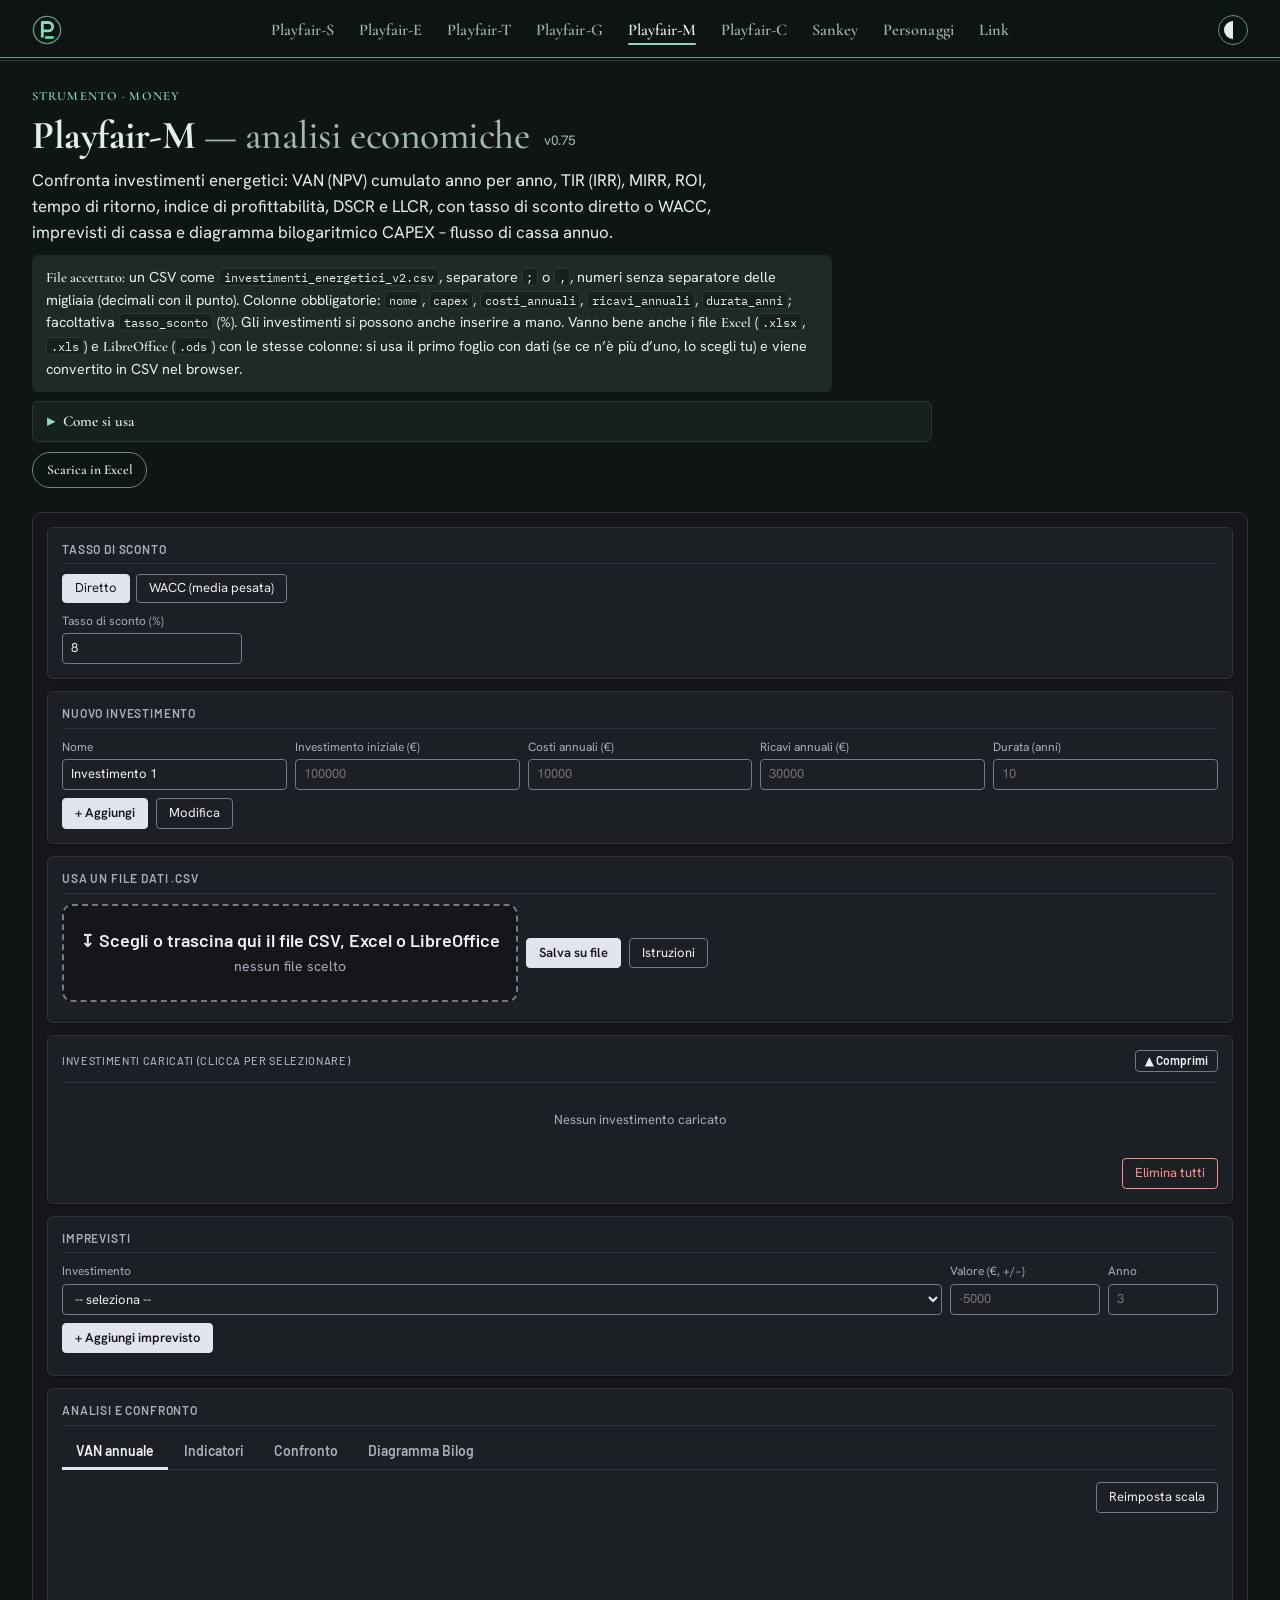
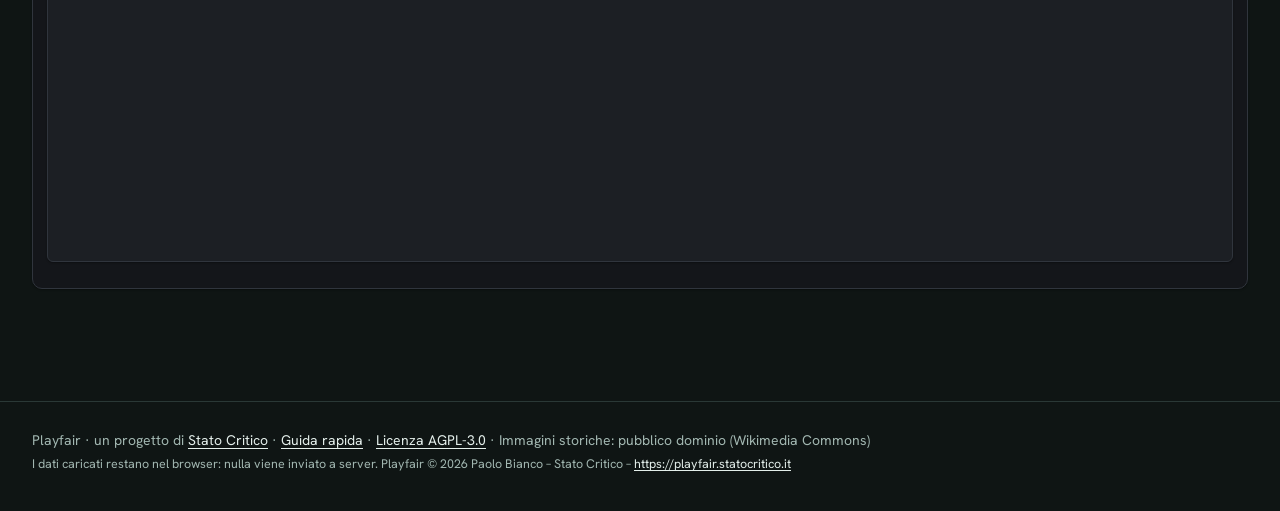
<file: playfair-m.html>
<!DOCTYPE html>
<html lang="it">
<head>
<meta charset="UTF-8">
<meta name="viewport" content="width=device-width, initial-scale=1">
<title>Playfair-M — Analisi economiche degli investimenti · Playfair</title>
<meta name="description" content="Playfair-M: confronto di investimenti energetici con VAN, TIR, MIRR, ROI, tempo di ritorno, WACC, imprevisti e diagramma bilogaritmico.">
<link rel="icon" href="img/favicon.svg" type="image/svg+xml">
<script>try{var r=document.documentElement,t=localStorage.getItem('pf-tema'),s=localStorage.getItem('pf-schema');if(t)r.dataset.theme=t;if(s)r.dataset.schema=s;}catch(e){}</script>
<link rel="stylesheet" href="assets/tema.css">
<link rel="stylesheet" href="assets/area.css">
<link rel="stylesheet" href="assets/sito.css">
<link rel="stylesheet" href="assets/steampunk.css">
<link rel="stylesheet" href="assets/strumenti.css">
<style>
.pf-app.m .panel{padding:14px}
.pf-app.m .panel-title{margin-bottom:10px;border-bottom:1px solid var(--area-linea);padding-bottom:6px}
.pf-app.m .row{display:flex;gap:8px;flex-wrap:wrap;align-items:flex-end;margin-bottom:8px}
.pf-app.m .field{min-width:110px}
.pf-app.m .inv-list{display:flex;flex-direction:column;gap:5px}
.pf-app.m .inv-item{display:flex;align-items:center;gap:8px;padding:6px 10px;border:1px solid var(--area-linea);border-radius:4px;background:var(--area-pannello);font-size:13px;cursor:pointer}
.pf-app.m .inv-item:hover{background:var(--area-rialzo)}
.pf-app.m .inv-item.selected{background:var(--area-tinta);border-color:var(--area-accento);box-shadow:inset 0 0 0 1px var(--area-accento)}
.pf-app.m .inv-dot{width:11px;height:11px;flex-shrink:0;border-radius:2px}
.pf-app.m .inv-name{font-weight:600;flex:1}
.pf-app.m .inv-meta{color:var(--area-tenue);font-size:12px;font-variant-numeric:tabular-nums}
.pf-app.m .kpi-table-wrap{overflow-x:auto;margin-top:4px}
.pf-app.m table.kpi-table{border-collapse:collapse;min-width:100%;font-size:13px;font-variant-numeric:tabular-nums}
.pf-app.m table.kpi-table th,.pf-app.m table.kpi-table td{border-bottom:1px solid var(--area-linea);padding:6px 10px;white-space:nowrap;text-align:right}
.pf-app.m table.kpi-table thead th{background:var(--area-rialzo);font:600 12px/1.3 var(--area-font-titoli);color:var(--area-testo)}
.pf-app.m table.kpi-table th.row-hdr{text-align:left;min-width:130px;cursor:pointer;font-weight:600;text-decoration:underline dotted;text-underline-offset:3px;background:var(--area-pannello)}
.pf-app.m table.kpi-table tbody tr:hover > *{background:var(--area-rialzo)}
.pf-app.m .good{color:var(--area-ok);font-weight:600}
.pf-app.m .bad{color:var(--area-err);font-weight:600}
.pf-app.m .tabs{display:flex;gap:2px;border-bottom:1px solid var(--area-linea);margin-bottom:12px;flex-wrap:wrap}
.pf-app.m .tab{padding:7px 14px;cursor:pointer;font:600 14px/1.2 var(--area-font-titoli);color:var(--area-tenue);border-bottom:3px solid transparent;margin-bottom:-1px}
.pf-app.m .tab:hover{color:var(--area-testo);border-bottom-color:var(--area-linea)}
.pf-app.m .tab.active{color:var(--area-testo);border-bottom-color:var(--area-accento)}
.pf-app.m .tab-content{display:none}
.pf-app.m .tab-content.active{display:block}
.pf-app.m .rate-mode-row{display:flex;gap:6px;margin-bottom:10px}
.pf-app.m .rate-mode-btn{padding:4px 12px;font-size:13px}
.pf-app.m .rate-mode-btn.active{background:var(--area-accento);color:var(--area-su-accento);border-color:var(--area-accento)}
.pf-app.m .imp-list{display:flex;flex-direction:column;gap:4px;margin-top:8px}
.pf-app.m .imp-item{display:flex;align-items:center;gap:8px;padding:4px 10px;border:1px solid var(--area-linea);border-radius:4px;background:var(--area-rialzo);font-size:13px}
.pf-app.m .imp-item span{flex:1}
.pf-app.m #bilog-wrap{max-width:100%;border-radius:4px;background:var(--area-pannello)}
</style>
</head>
<body class="pf-pagina-strumento">
<header class="pf-testata">
  <a class="pf-marchio" href="index.html" aria-label="Playfair, home"><svg viewBox="0 0 32 32" aria-hidden="true" focusable="false"><circle cx="16" cy="16" r="14.5" fill="none" stroke="var(--ottone)" stroke-width="1.5"></circle><path d="M11 24V8h6.5a4.5 4.5 0 0 1 0 9H11" fill="none" stroke="var(--primario)" stroke-width="3" stroke-linejoin="round"></path><path d="M15 24h7" stroke="var(--flusso-el)" stroke-width="3" stroke-linecap="round"></path></svg></a>
  <button class="pf-menu-apri" aria-expanded="false" aria-controls="pf-menu">Menu</button>
  <nav class="pf-menu" id="pf-menu" aria-label="Strumenti">
    <a href="playfair-s.html" data-tip="Site — analisi del singolo sito: costi e consumi di elettricità, gas, calore e acqua">Playfair-S</a>
    <a href="playfair-e.html" data-tip="Electric — curve di carico elettriche quartorarie: profili, mappe orarie, picchi e base">Playfair-E</a>
    <a href="playfair-t.html" data-tip="Thermal — consumi termici ed elettrici, simulazione di cogenerazione e valutazione economica">Playfair-T</a>
    <a href="playfair-g.html" data-tip="Group — analisi di un gruppo di sedi: consumo specifico, incidenza sul totale, Pareto e mappa a 4 quadranti">Playfair-G</a>
    <a href="playfair-m.html" aria-current="page" data-tip="Money — confronto di investimenti energetici: VAN, TIR, ROI, WACC e flussi di cassa">Playfair-M</a>
    <a href="playfair-c.html" data-tip="Cusum — regressione, residui e carta CUSUM secondo ISO 50006">Playfair-C</a>
    <a href="sankey.html" data-tip="Sankey — disegna diagrammi di flusso energetico a blocchi e verifica i bilanci">Sankey</a>
    <a href="personaggi.html" data-tip="William Playfair e Matthew H. P. R. Sankey: chi erano">Personaggi</a>
    <a href="link.html" data-tip="Link — Stato Critico, EuGEnio, Pseudomania, Bordo Vasca e i corsi Festo Academy">Link</a>
  </nav>
  <button class="pf-tema" type="button" aria-label="Cambia tema chiaro/scuro">◐</button>
</header>

<main class="pf-strumento" id="contenuto">
<section class="pf-intro" aria-labelledby="titolo-strumento">
  <p class="pf-occhiello">Strumento · Money</p>
  <h1 id="titolo-strumento">Playfair-M <span class="pf-sotto">— analisi economiche</span> <small>v0.75</small></h1>
  <p class="pf-sommario">Confronta investimenti energetici: VAN (NPV) cumulato anno per anno, TIR (IRR), MIRR, ROI, tempo di ritorno, indice di profittabilità, DSCR e LLCR, con tasso di sconto diretto o WACC, imprevisti di cassa e diagramma bilogaritmico CAPEX – flusso di cassa annuo.</p>
  <p class="pf-file"><b>File accettato:</b> un CSV come <code>investimenti_energetici_v2.csv</code>, separatore <code>;</code> o <code>,</code>, numeri senza separatore delle migliaia (decimali con il punto). Colonne obbligatorie: <code>nome</code>, <code>capex</code>, <code>costi_annuali</code>, <code>ricavi_annuali</code>, <code>durata_anni</code>; facoltativa <code>tasso_sconto</code> (%). Gli investimenti si possono anche inserire a mano. Vanno bene anche i file <b>Excel</b> (<code>.xlsx</code>, <code>.xls</code>) e <b>LibreOffice</b> (<code>.ods</code>) con le stesse colonne: si usa il primo foglio con dati (se ce n’è più d’uno, lo scegli tu) e viene convertito in CSV nel browser.</p>
  <details class="pf-come">
    <summary>Come si usa</summary>
    <ol>
      <li>Imposta il tasso di sconto: diretto oppure WACC (quote e costi di capitale proprio e debito, aliquota fiscale).</li>
      <li>Trascina il file (CSV, Excel o LibreOffice) in un punto qualsiasi della pagina o sceglilo in «Usa un file dati .csv»; oppure compila «Nuovo investimento» e premi «Aggiungi».</li>
      <li>Fai clic su un investimento per evidenziarlo; «Modifica» lo riporta nel modulo, «Elimina» lo toglie.</li>
      <li>In «Imprevisti» aggiungi entrate o uscite straordinarie in un anno dato.</li>
      <li>Nelle schede: VAN annuale (rotella = zoom verticale), Indicatori (clic sul nome per la definizione), Confronto e Diagramma Bilog (rotella = zoom, campo PBT per una retta di tempo di ritorno).</li>
      <li>«Salva su file» scarica nel tuo computer un CSV con gli investimenti correnti.</li>
    </ol>
  </details>
  <div class="pf-intro-azioni"><button class="pf-bottone-piccolo" type="button" data-pf-excel-scarica data-tip="Scarica una cartella Excel con un foglio per grafico: tabella dei dati e grafico modificabile">Scarica in Excel</button></div>
</section>

<div class="pf-app pf-area fam-a m">
<!-- TASSO -->
<div class="panel">
  <div class="panel-title">Tasso di sconto</div>
  <div class="rate-mode-row">
    <button class="rate-mode-btn active" id="btn-direct" onclick="setRateMode('direct')">Diretto</button>
    <button class="rate-mode-btn" id="btn-wacc" onclick="setRateMode('wacc')">WACC (media pesata)</button>
  </div>
  <div id="mode-direct">
    <div class="field" style="max-width:180px"><label>Tasso di sconto (%)</label>
      <input type="number" id="global-rate" value="8" step="0.1" min="0" max="100" oninput="recalcAll()"></div>
  </div>
  <div id="mode-wacc" style="display:none">
    <div class="row">
      <div class="field" style="max-width:120px"><label>Equity (%)</label><input type="number" id="wacc-eq-pct" value="40" step="1" oninput="calcWACC()"></div>
      <div class="field" style="max-width:120px"><label>Costo equity (%)</label><input type="number" id="wacc-eq-cost" value="12" step="0.1" oninput="calcWACC()"></div>
      <div class="field" style="max-width:120px"><label>Debt (%)</label><input type="number" id="wacc-debt-pct" value="60" step="1" oninput="calcWACC()"></div>
      <div class="field" style="max-width:120px"><label>Costo debt (%)</label><input type="number" id="wacc-debt-cost" value="5" step="0.1" oninput="calcWACC()"></div>
      <div class="field" style="max-width:120px"><label>Tax rate (%)</label><input type="number" id="wacc-tax" value="24" step="0.1" oninput="calcWACC()"></div>
    </div>
    <div id="wacc-result" style="font-size:13px;font-weight:500;margin-top:4px"></div>
  </div>
</div>

<!-- NUOVO INVESTIMENTO -->
<div class="panel">
  <div class="panel-title">Nuovo investimento</div>
  <div class="row">
    <div class="field"><label>Nome</label><input type="text" id="inv-name" value="Investimento 1"></div>
    <div class="field"><label>Investimento iniziale (€)</label><input type="number" id="inv-capex" placeholder="100000" min="0"></div>
    <div class="field"><label>Costi annuali (€)</label><input type="number" id="inv-costs" placeholder="10000" min="0"></div>
    <div class="field"><label>Ricavi annuali (€)</label><input type="number" id="inv-revenue" placeholder="30000" min="0"></div>
    <div class="field"><label>Durata (anni)</label><input type="number" id="inv-years" placeholder="10" min="1" max="50"></div>
  </div>
  <div style="display:flex;gap:8px;flex-wrap:wrap">
    <button class="primary" onclick="addManual()">+ Aggiungi</button>
    <button onclick="modifyManual()">Modifica</button>
  </div>
</div>

<!-- CSV -->
<div class="panel">
  <div class="panel-title">Usa un file dati .csv</div>
  <div class="file-row">
    <input type="file" id="csv-file" data-pf-decimali="punto" accept=".csv,.xlsx,.xls,.ods,text/csv,application/vnd.openxmlformats-officedocument.spreadsheetml.sheet,application/vnd.ms-excel,application/vnd.oasis.opendocument.spreadsheet" style="font-size:13px;flex:1;min-width:180px" onchange="loadCSV()" aria-label="File CSV degli investimenti (es. investimenti_energetici_v2.csv)">
    <button class="primary" onclick="saveCSV()">Salva su file</button>
    <button onclick="document.getElementById('modal-istr').classList.add('open')">Istruzioni</button>
  </div>
  <div id="csv-msg" style="margin-top:6px;font-size:12px;color:var(--area-tenue)"></div>
</div>

<!-- LISTA INVESTIMENTI -->
<div class="panel">
  <div class="panel-title" style="display:flex;align-items:center;justify-content:space-between;margin-bottom:0;border-bottom:none;padding-bottom:0">
    <span style="text-transform:uppercase;letter-spacing:.06em;font-size:11px;font-weight:500">Investimenti caricati <span style="font-weight:400;color:var(--area-tenue)">(clicca per selezionare)</span></span>
    <button id="inv-toggle-btn" onclick="toggleInvPanel()" style="padding:2px 9px;font-size:12px">▲ Comprimi</button>
  </div>
  <div id="inv-panel-body" style="margin-top:10px;border-top:1px solid var(--area-linea);padding-top:8px">
    <div id="inv-list" class="inv-list"><div class="empty-state">Nessun investimento caricato</div></div>
    <div style="margin-top:8px;text-align:right"><button class="danger" onclick="removeAll()">Elimina tutti</button></div>
  </div>
</div>

<!-- IMPREVISTI -->
<div class="panel">
  <div class="panel-title">Imprevisti</div>
  <div class="row">
    <div class="field" style="min-width:160px"><label>Investimento</label><select id="imp-inv"><option value="">-- seleziona --</option></select></div>
    <div class="field" style="max-width:150px"><label>Valore (€, +/−)</label><input type="number" id="imp-value" placeholder="-5000"></div>
    <div class="field" style="max-width:100px"><label>Anno</label><input type="number" id="imp-year" placeholder="3" min="1" max="50"></div>
  </div>
  <button class="primary" onclick="addImprevisto()">+ Aggiungi imprevisto</button>
  <div id="imp-list" class="imp-list"></div>
</div>

<!-- ANALISI -->
<div class="panel">
  <div class="panel-title">Analisi e confronto</div>
  <div class="tabs">
    <div class="tab active" onclick="switchTab(this,'tab-npv')">VAN annuale</div>
    <div class="tab" onclick="switchTab(this,'tab-kpi')">Indicatori</div>
    <div class="tab" onclick="switchTab(this,'tab-compare')">Confronto</div>
    <div class="tab" onclick="switchTab(this,'tab-bilog')">Diagramma Bilog</div>
  </div>

  <div id="tab-npv" class="tab-content active">
    <div style="text-align:right;margin-bottom:6px">
      <button onclick="npvZoomReset();renderNPVChart()">Reimposta scala</button>
    </div>
    <div class="chart-wrap" style="height:320px"><canvas id="npvChart" data-pf-titolo="VAN cumulato per anno"></canvas></div>
    <div id="npv-legend" style="display:flex;gap:16px;font-size:12px;color:var(--area-tenue);margin-top:8px;flex-wrap:wrap"></div>
  </div>

  <div id="tab-kpi" class="tab-content">
    <div id="kpi-area"><div class="empty-state">Aggiungi investimenti per vedere gli indicatori</div></div>
  </div>

  <div id="tab-compare" class="tab-content">
    <div class="chart-wrap"><canvas id="npvBarChart"></canvas></div>
    <div class="chart-wrap" style="margin-top:14px"><canvas id="roiChart"></canvas></div>
    <div class="chart-wrap" style="margin-top:14px"><canvas id="roiAnnChart"></canvas></div>
    <div class="chart-wrap" style="margin-top:14px"><canvas id="irrChart"></canvas></div>
  </div>

  <div id="tab-bilog" class="tab-content">
    <div id="bilog-wrap" style="width:600px;height:600px;position:relative;border:1px solid var(--area-linea);margin-bottom:10px">
      <canvas id="bilogChart" data-pf-excel="immagine" data-pf-titolo="Diagramma bilog CAPEX – flusso di cassa"></canvas>
    </div>
    <div style="display:flex;align-items:center;gap:8px;flex-wrap:wrap;margin-bottom:8px">
      <label style="font-size:13px">PBT Anni:</label>
      <input type="number" id="bilog-pbt" placeholder="es. 5" min="1" style="width:90px">
      <button onclick="renderBilog()">Traccia</button>
      <button onclick="bilogReset()">Reimposta scala</button>
    </div>
    <div id="bilog-legend" style="display:flex;gap:16px;font-size:12px;color:var(--area-tenue);flex-wrap:wrap"></div>
  </div>
</div>

<!-- MODAL KPI -->
<div class="modal-bg" id="modal-kpi" onclick="if(event.target===this)this.classList.remove('open')">
  <div class="modal">
    <h3 id="kpi-modal-title"></h3>
    <div id="kpi-modal-body" style="margin-top:8px"></div>
    <div style="margin-top:14px;text-align:right"><button onclick="document.getElementById('modal-kpi').classList.remove('open')">Chiudi</button></div>
  </div>
</div>

<!-- MODAL ISTRUZIONI -->
<div class="modal-bg" id="modal-istr" onclick="if(event.target===this)this.classList.remove('open')">
  <div class="modal">
    <h3>Come preparare il file CSV</h3>
    <p style="margin-top:6px">Formato <strong>CSV</strong> (separatore: virgola o punto e virgola). Valori numerici con punto decimale.</p>
    <p style="margin-top:8px"><strong>Colonne richieste:</strong></p>
    <ul>
      <li><code>nome</code></li><li><code>capex</code></li>
      <li><code>costi_annuali</code></li><li><code>ricavi_annuali</code></li><li><code>durata_anni</code></li>
    </ul>
    <p style="margin-top:8px"><strong>Esempio:</strong></p>
    <pre>nome;capex;costi_annuali;ricavi_annuali;durata_anni
Progetto A;100000;10000;30000;10
Progetto B;50000;5000;18000;7</pre>
    <div style="margin-top:12px;text-align:right"><button onclick="document.getElementById('modal-istr').classList.remove('open')">Chiudi</button></div>
  </div>
</div>
</div>
</main>

<footer class="pf-piede">
  <p>Playfair · un progetto di <a href="https://statocritico.it">Stato Critico</a> · <a href="guida-rapida.pdf">Guida rapida</a> · <a href="licenza.html">Licenza AGPL-3.0</a> · Immagini storiche: pubblico dominio (Wikimedia Commons)</p>
  <p class="pf-piede-nota">I dati caricati restano nel browser: nulla viene inviato a server. <span class="pf-piede-attribuzione">Playfair © 2026 Paolo Bianco – Stato Critico – <a href="https://playfair.statocritico.it">https://playfair.statocritico.it</a></span></p>
</footer>

<script src="assets/vendor/chart.umd.js"></script>
<script src="assets/strumenti.js"></script>
<script>
/* ── GLOBALS ── */
/* colori degli investimenti letti da tema.css (serie 1-6 + vettori), sempre aggiornati al tema in uso */
Object.defineProperty(window,'COLORS',{configurable:true,get:function(){return [PF.c('--serie-1','#1a6fdb'),PF.c('--serie-2','#e07b00'),PF.c('--serie-3','#1A8A4A'),PF.c('--serie-4','#C0392B'),PF.c('--serie-5','#7b2fbe'),PF.c('--serie-6','#0e7f8a'),PF.c('--flusso-el','#d4691a'),PF.c('--flusso-th','#2c5fa8'),PF.c('--flusso-acqua','#a84b2c'),PF.c('--flusso-co2','#2ca87f')];}});
var investments = [], charts = {}, rateMode = 'direct', invCount = 1, selectedIdx = null, imprevisti = [];
var invPanelOpen = true;
var npvYmin = null, npvYmax = null;
var zeroLineRegistered = false;

/* bilog state – single source of truth */
var BLZ = { x0:10, x1:1e7, y0:1, y1:1e6 };
function bilogReset(){ BLZ.x0=10; BLZ.x1=1e7; BLZ.y0=1; BLZ.y1=1e6; renderBilog(); }

/* ── KPI INFO ── */
var KPI_INFO = {
  capex: {title:'CAPEX',body:'Il costo iniziale al tempo t=0.'},
  cf:    {title:'CF annuale',body:'<code>CF = Ricavi − Costi</code>. Flusso netto annuo.'},
  durata:{title:'Durata',body:'Numero di anni dell\'investimento.'},
  pbt:   {title:'PBT – Payback Time',body:'<code>PBT = CAPEX / CF</code>. Anni per recuperare il capitale.'},
  npv:   {title:'NPV – Net Present Value',body:'<code>NPV = −CAPEX + Σ CF_t/(1+r)^t</code>. NPV&gt;0 → crea valore.'},
  irr:   {title:'IRR – Internal Rate of Return',body:'Tasso che annulla l\'NPV. Calcolato per iterazione.'},
  mirr:  {title:'MIRR – Modified IRR',body:'<code>MIRR=(FV+/|PV−|)^(1/n)−1</code>. Reinvestimento al tasso r.'},
  roi:   {title:'ROI totale',body:'<code>ROI=(ΣCF−CAPEX)/CAPEX×100</code>.'},
  roiann:{title:'ROI annuale',body:'<code>ROI_ann=ROI/n</code>.'},
  pi:    {title:'PI – Profitability Index',body:'<code>PI=PV(flussi)/CAPEX</code>. PI&gt;1 → conveniente.'},
  dscr:  {title:'DSCR',body:'<code>DSCR=CF/(CAPEX/n)</code>. &gt;1 → copertura sufficiente.'},
  llcr:  {title:'LLCR',body:'<code>LLCR_t=PV(CF residui)/Debito residuo</code>.'}
};
function showKPIInfo(k){ var i=KPI_INFO[k]; if(!i)return; document.getElementById('kpi-modal-title').textContent=i.title; document.getElementById('kpi-modal-body').innerHTML='<p style="font-size:13px;line-height:1.7">'+i.body+'</p>'; document.getElementById('modal-kpi').classList.add('open'); }

/* ── RATE ── */
function getRate(){
  if(rateMode==='direct') return parseFloat(document.getElementById('global-rate').value)||8;
  var eqP=parseFloat(document.getElementById('wacc-eq-pct').value)||0, eqC=parseFloat(document.getElementById('wacc-eq-cost').value)||0;
  var dP=parseFloat(document.getElementById('wacc-debt-pct').value)||0, dC=parseFloat(document.getElementById('wacc-debt-cost').value)||0;
  var tax=parseFloat(document.getElementById('wacc-tax').value)||0, tot=eqP+dP;
  return tot===0?8:(eqP/tot*eqC+dP/tot*dC*(1-tax/100));
}
function setRateMode(m){ rateMode=m; document.getElementById('mode-direct').style.display=m==='direct'?'':'none'; document.getElementById('mode-wacc').style.display=m==='wacc'?'':'none'; document.getElementById('btn-direct').classList.toggle('active',m==='direct'); document.getElementById('btn-wacc').classList.toggle('active',m==='wacc'); if(m==='wacc')calcWACC(); else recalcAll(); }
function calcWACC(){ document.getElementById('wacc-result').textContent='WACC: '+getRate().toFixed(2).replace('.',',')+'%'; recalcAll(); }

/* ── FORMAT ── */
function fmtIT(n){ return Math.round(n).toLocaleString('it-IT'); }
function fmtCur(n){ return (n<0?'−':'')+fmtIT(Math.abs(n))+' €'; }
function fmtPct(n){ return n.toFixed(1).replace('.',',')+'%'; }
function fmtX(n){ return n.toFixed(2).replace('.',',')+'x'; }

/* ── METRICS ── */
function calcIRR(flows){
  var g=0.1;
  for(var i=0;i<300;i++){
    var npv=0,dn=0;
    for(var t=0;t<flows.length;t++){ var d=Math.pow(1+g,t); npv+=flows[t]/d; if(t>0)dn-=t*flows[t]/Math.pow(1+g,t+1); }
    if(Math.abs(dn)<1e-12)break;
    var nx=g-npv/dn; if(Math.abs(nx-g)<1e-8)return nx; g=isFinite(nx)?nx:0.1;
  }
  return null;
}
function buildFlows(inv){
  var cfA=inv.revenue-inv.costs, idx=investments.indexOf(inv), flows=[-inv.capex];
  for(var t=1;t<=inv.years;t++){ var cf=cfA; for(var j=0;j<imprevisti.length;j++) if(imprevisti[j].invIdx===idx&&imprevisti[j].year===t)cf+=imprevisti[j].value; flows.push(cf); }
  return flows;
}
function calcMetrics(inv){
  var r=inv.rate/100, flows=buildFlows(inv), cfA=inv.revenue-inv.costs;
  var npv=0; for(var t=0;t<flows.length;t++) npv+=flows[t]/Math.pow(1+r,t);
  var irr=calcIRR(flows);
  var tot=0; for(var t=1;t<flows.length;t++) tot+=flows[t];
  var roi=(tot-inv.capex)/inv.capex*100, roiAnn=roi/inv.years;
  var cum=0,pbt=null; for(var t=1;t<flows.length;t++){ cum+=flows[t]; if(cum>=inv.capex&&pbt===null)pbt=t-(cum-inv.capex)/flows[t]; }
  var dscr=cfA>0?cfA/(inv.capex/inv.years):null;
  var pvCF=0; for(var t=1;t<flows.length;t++) pvCF+=flows[t]/Math.pow(1+r,t);
  var pi=inv.capex>0?pvCF/inv.capex:null;
  var fvP=0,pvN=0; for(var t=0;t<flows.length;t++){ if(t>0&&flows[t]>0)fvP+=flows[t]*Math.pow(1+r,inv.years-t); if(flows[t]<0)pvN+=flows[t]/Math.pow(1+r,t); }
  var mirr=pvN<0?Math.pow(-fvP/pvN,1/inv.years)-1:null;
  var cumNPV=[-inv.capex], llcr=[null], cd=-inv.capex;
  for(var t=1;t<=inv.years;t++){
    cd+=flows[t]/Math.pow(1+r,t); cumNPV.push(cd);
    var pvR=0; for(var s=t+1;s<=inv.years;s++) pvR+=flows[s]/Math.pow(1+r,s-t);
    var dr=inv.capex*(1-t/inv.years); llcr.push(dr>0?pvR/dr:null);
  }
  return {npv:npv,irr:irr,roi:roi,roiAnn:roiAnn,pbt:pbt,dscr:dscr,pi:pi,mirr:mirr,cumNPV:cumNPV,llcr:llcr};
}
function recalcAll(){ for(var i=0;i<investments.length;i++){investments[i].rate=getRate();investments[i].metrics=calcMetrics(investments[i]);} renderList();renderKPI();renderNPVChart();renderCompareCharts(); }

/* ── INVESTMENTS ── */
function addManual(){
  var name=document.getElementById('inv-name').value.trim()||('Investimento '+invCount);
  var capex=parseFloat(document.getElementById('inv-capex').value), costs=parseFloat(document.getElementById('inv-costs').value);
  var revenue=parseFloat(document.getElementById('inv-revenue').value), years=parseInt(document.getElementById('inv-years').value);
  if(isNaN(capex)||isNaN(costs)||isNaN(revenue)||isNaN(years)||years<1){alert('Compila tutti i campi numerici.');return;}
  var idx=investments.length;
  investments.push({name:name,capex:capex,costs:costs,revenue:revenue,years:years,rate:getRate(),color:COLORS[idx%COLORS.length],metrics:null});
  investments[idx].metrics=calcMetrics(investments[idx]);
  invCount++; document.getElementById('inv-name').value='Investimento '+invCount;
  ['inv-capex','inv-costs','inv-revenue','inv-years'].forEach(function(id){document.getElementById(id).value='';});
  updateImpSelect(); selectInvestment(idx); renderCompareCharts();
}
function modifyManual(){
  var name=document.getElementById('inv-name').value.trim(); if(!name){alert('Inserisci il nome.');return;}
  var idx=-1; for(var i=0;i<investments.length;i++) if(investments[i].name===name){idx=i;break;}
  if(idx===-1){alert('Nessun investimento con nome "'+name+'". Usa Aggiungi.');return;}
  var capex=parseFloat(document.getElementById('inv-capex').value), costs=parseFloat(document.getElementById('inv-costs').value);
  var revenue=parseFloat(document.getElementById('inv-revenue').value), years=parseInt(document.getElementById('inv-years').value);
  if(isNaN(capex)||isNaN(costs)||isNaN(revenue)||isNaN(years)||years<1){alert('Compila tutti i campi numerici.');return;}
  investments[idx].capex=capex; investments[idx].costs=costs; investments[idx].revenue=revenue; investments[idx].years=years; investments[idx].rate=getRate();
  investments[idx].metrics=calcMetrics(investments[idx]);
  for(var j=0;j<imprevisti.length;j++) if(imprevisti[j].invIdx===idx)imprevisti[j].invName=name;
  renderImprevisti(); recalcAll();
}
function loadToForm(e,i){ e.stopPropagation(); var inv=investments[i]; document.getElementById('inv-name').value=inv.name; document.getElementById('inv-capex').value=inv.capex; document.getElementById('inv-costs').value=inv.costs; document.getElementById('inv-revenue').value=inv.revenue; document.getElementById('inv-years').value=inv.years; }
function removeInvestment(e,i){
  e.stopPropagation();
  imprevisti=imprevisti.filter(function(imp){return imp.invIdx!==i;}).map(function(imp){return {invIdx:imp.invIdx>i?imp.invIdx-1:imp.invIdx,invName:imp.invName,value:imp.value,year:imp.year};});
  investments.splice(i,1); investments.forEach(function(inv,j){inv.color=COLORS[j%COLORS.length];}); invCount=investments.length+1;
  var ns=investments.length===0?null:Math.min(i,investments.length-1); updateImpSelect(); renderImprevisti(); selectInvestment(ns); renderCompareCharts();
}
function removeAll(){ investments=[]; imprevisti=[]; invCount=1; selectedIdx=null; document.getElementById('inv-name').value='Investimento 1'; updateImpSelect(); renderImprevisti(); renderList(); renderKPI(); renderNPVChart(); renderCompareCharts(); }
function selectInvestment(idx){ selectedIdx=(idx!==null&&investments[idx])?idx:null; renderList();renderKPI();renderNPVChart(); }
function toggleInvPanel(){ invPanelOpen=!invPanelOpen; document.getElementById('inv-panel-body').style.display=invPanelOpen?'':'none'; document.getElementById('inv-toggle-btn').textContent=invPanelOpen?'▲ Comprimi':'▼ Espandi'; }
function renderList(){
  var el=document.getElementById('inv-list');
  if(!investments.length){el.innerHTML='<div class="empty-state">Nessun investimento caricato</div>';return;}
  var h='';
  for(var i=0;i<investments.length;i++){
    var inv=investments[i], sel=selectedIdx===i?' selected':'';
    h+='<div class="inv-item'+sel+'" onclick="selectInvestment('+i+')">'+'<div class="inv-dot" style="background:'+inv.color+'"></div>'+'<span class="inv-name">'+inv.name+'</span>'+'<span class="inv-meta">'+fmtCur(inv.capex)+' &nbsp;|&nbsp; '+inv.years+' anni &nbsp;|&nbsp; CF '+fmtCur(inv.revenue-inv.costs)+'/a</span>'+'<button class="secondary" onclick="loadToForm(event,'+i+')">Modifica</button>'+'<button class="danger" onclick="removeInvestment(event,'+i+')">Elimina</button>'+'</div>';
  }
  el.innerHTML=h;
}

/* ── IMPREVISTI ── */
function updateImpSelect(){ var sel=document.getElementById('imp-inv'); if(!sel)return; var cur=sel.value; var h='<option value="">-- seleziona --</option>'; for(var i=0;i<investments.length;i++) h+='<option value="'+i+'">'+investments[i].name+'</option>'; sel.innerHTML=h; if(investments[parseInt(cur)])sel.value=cur; }
function addImprevisto(){ var invIdx=parseInt(document.getElementById('imp-inv').value), value=parseFloat(document.getElementById('imp-value').value), year=parseInt(document.getElementById('imp-year').value); if(isNaN(invIdx)||!investments[invIdx]){alert('Seleziona un investimento.');return;} if(isNaN(value)||isNaN(year)||year<1){alert('Compila valore e anno.');return;} imprevisti.push({invIdx:invIdx,invName:investments[invIdx].name,value:value,year:year}); document.getElementById('imp-value').value=''; document.getElementById('imp-year').value=''; renderImprevisti(); recalcAll(); }
function removeImprevisto(i){ imprevisti.splice(i,1); renderImprevisti(); recalcAll(); }
function renderImprevisti(){ var el=document.getElementById('imp-list'); if(!imprevisti.length){el.innerHTML='';return;} var h=''; for(var i=0;i<imprevisti.length;i++){var imp=imprevisti[i],col=imp.value>=0?'var(--area-ok)':'var(--area-err)',sign=imp.value>=0?'+':''; h+='<div class="imp-item"><span><strong>'+imp.invName+'</strong> &nbsp;–&nbsp; Anno '+imp.year+' &nbsp;–&nbsp; <span style="color:'+col+'">'+sign+fmtCur(imp.value)+'</span></span><button class="danger" onclick="removeImprevisto('+i+')">✕</button></div>';} el.innerHTML=h; }

/* ── KPI TABLE ── */
function renderKPI(){
  var el=document.getElementById('kpi-area');
  if(!investments.length){el.innerHTML='<div class="empty-state">Aggiungi investimenti per vedere gli indicatori</div>';return;}
  var rows=[
    {key:'capex', label:'CAPEX',        fmt:function(i){return fmtCur(i.capex);},                                      cls:function(){return '';}},
    {key:'cf',    label:'CF annuale',   fmt:function(i){return fmtCur(i.revenue-i.costs);},                            cls:function(i){return(i.revenue-i.costs)>=0?'good':'bad';}},
    {key:'durata',label:'Durata (anni)',fmt:function(i){return i.years;},                                               cls:function(){return '';}},
    {key:'pbt',   label:'PBT (anni)',   fmt:function(i){return i.metrics.pbt!==null?i.metrics.pbt.toFixed(1).replace('.',','):'N/D';}, cls:function(){return '';}},
    {key:'npv',   label:'NPV',          fmt:function(i){return fmtCur(i.metrics.npv);},                                cls:function(i){return i.metrics.npv>=0?'good':'bad';}},
    {key:'irr',   label:'IRR',          fmt:function(i){return i.metrics.irr!==null?fmtPct(i.metrics.irr*100):'N/D';},cls:function(i){return i.metrics.irr&&i.metrics.irr>=0?'good':'bad';}},
    {key:'mirr',  label:'MIRR',         fmt:function(i){return i.metrics.mirr!==null?fmtPct(i.metrics.mirr*100):'N/D';},cls:function(){return '';}},
    {key:'roi',   label:'ROI',          fmt:function(i){return fmtPct(i.metrics.roi);},                                cls:function(i){return i.metrics.roi>=0?'good':'bad';}},
    {key:'roiann',label:'ROI annuale',  fmt:function(i){return fmtPct(i.metrics.roiAnn);},                             cls:function(i){return i.metrics.roiAnn>=0?'good':'bad';}},
    {key:'pi',    label:'PI',           fmt:function(i){return i.metrics.pi!==null?fmtX(i.metrics.pi):'N/D';},        cls:function(i){return i.metrics.pi&&i.metrics.pi>=1?'good':'bad';}},
    {key:'dscr',  label:'DSCR',         fmt:function(i){return i.metrics.dscr!==null?i.metrics.dscr.toFixed(2).replace('.',','):'N/D';},cls:function(i){return i.metrics.dscr&&i.metrics.dscr>=1?'good':'bad';}}
  ];
  var h='<div class="kpi-table-wrap"><table class="kpi-table"><thead><tr><th style="text-align:left">Indicatore</th>';
  for(var i=0;i<investments.length;i++) h+='<th><span style="display:inline-block;width:8px;height:8px;background:'+investments[i].color+';margin-right:4px"></span>'+investments[i].name+'</th>';
  h+='</tr></thead><tbody>';
  for(var r=0;r<rows.length;r++){
    var row=rows[r]; h+='<tr><th class="row-hdr" onclick="showKPIInfo(\''+row.key+'\')" title="Info">'+row.label+'</th>';
    for(var i=0;i<investments.length;i++) h+='<td class="'+row.cls(investments[i])+'">'+row.fmt(investments[i])+'</td>';
    h+='</tr>';
  }
  h+='</tbody></table></div>'; el.innerHTML=h;
}

/* ── NPV LINE CHART ── */
function npvZoomReset(){ npvYmin=null; npvYmax=null; }
function renderNPVChart(){
  if(charts.npv){charts.npv.destroy();charts.npv=null;}
  var leg=document.getElementById('npv-legend'); leg.innerHTML='';
  if(!investments.length)return;
  var maxY=0; for(var i=0;i<investments.length;i++){ var my=Math.max(...investments[i].metrics.cumNPV); if(my>maxY)maxY=my; }
  var minY=0; for(var i=0;i<investments.length;i++){ var mn=Math.min(...investments[i].metrics.cumNPV); if(mn<minY)minY=mn; }
  var maxC=Math.max(...investments.map(function(i){return i.capex;}));
  var yMax=npvYmax!==null?npvYmax:Math.max(maxY*1.2,0);
  var yMin=npvYmin!==null?npvYmin:Math.min(minY*1.2,-maxC*1.2,0);
  var maxYrs=Math.max(...investments.map(function(i){return i.years;}));
  var labels=[]; for(var t=0;t<=maxYrs;t++) labels.push(t===0?'Inizio':'Anno '+t);
  var datasets=[];
  for(var i=0;i<investments.length;i++){
    var inv=investments[i], data=[];
    for(var t=0;t<=maxYrs;t++) data.push(t<inv.metrics.cumNPV.length?Math.round(inv.metrics.cumNPV[t]):null);
    var isSel=selectedIdx===i;
    datasets.push({label:inv.name,data:data,borderColor:inv.color,backgroundColor:'transparent',borderWidth:isSel?3:1.5,pointRadius:4,pointHoverRadius:6,pointBackgroundColor:inv.color,tension:0.3,spanGaps:false,_llcr:inv.metrics.llcr,_years:inv.years});
  }
  if(!zeroLineRegistered){
    Chart.register({id:'zeroLine',afterDraw:function(chart){if(chart.canvas.id!=='npvChart')return;var ctx=chart.ctx,x=chart.scales.x,y=chart.scales.y,z=y.getPixelForValue(0);ctx.save();ctx.beginPath();ctx.moveTo(x.left,z);ctx.lineTo(x.right,z);ctx.strokeStyle=PF.rgba(PF.testo(),.45);ctx.lineWidth=1;ctx.setLineDash([4,3]);ctx.stroke();ctx.restore();}});
    zeroLineRegistered=true;
  }
  charts.npv=new Chart(document.getElementById('npvChart'),{type:'line',data:{labels:labels,datasets:datasets},options:{responsive:true,maintainAspectRatio:false,interaction:{mode:'index',intersect:false},plugins:{legend:{display:false},tooltip:{callbacks:{label:function(ctx){var ds=ctx.dataset,t=ctx.dataIndex,v=ctx.parsed.y;if(v===null)return null;var s=ds.label+': '+fmtCur(v);if(ds._llcr&&t>0&&t<=ds._years&&ds._llcr[t]!==null)s+='  |  LLCR: '+ds._llcr[t].toFixed(2).replace('.',',')+'x';return s;}}}},scales:{x:{grid:{color:PF.griglia(),lineWidth:0.8},ticks:{font:{size:11},maxRotation:45,autoSkip:false}},y:{min:yMin,max:yMax,grid:{color:PF.griglia()},ticks:{callback:function(v){return fmtCur(v);}}}}}});
  var cvs=document.getElementById('npvChart');
  // un solo ascoltatore: prima se ne aggiungeva uno a ogni ridisegno e lo zoom si moltiplicava
  if(!cvs._pfw)(cvs._pfw=true)&&cvs.addEventListener('wheel',function(e){e.preventDefault();var chart=charts.npv;if(!chart)return;var sy=chart.scales.y,cMin=sy.min,cMax=sy.max,rng=cMax-cMin,fac=e.deltaY<0?0.85:1.18,mid=(cMin+cMax)/2,nr=rng*fac;npvYmin=mid-nr/2;npvYmax=mid+nr/2;chart.options.scales.y.min=npvYmin;chart.options.scales.y.max=npvYmax;chart.update('none');},{passive:false});
  var lh=''; for(var i=0;i<investments.length;i++){var isSel=selectedIdx===i;lh+='<span style="display:flex;align-items:center;gap:4px"><span style="display:inline-block;width:20px;height:'+(isSel?3:2)+'px;background:'+investments[i].color+';border-radius:1px"></span><span style="font-weight:'+(isSel?600:400)+'">'+investments[i].name+'</span></span>';} leg.innerHTML=lh;
}

/* ── COMPARE CHARTS ── */
function destroyChart(k){if(charts[k]){charts[k].destroy();charts[k]=null;}}
function renderCompareCharts(){
  ['npvbar','roi','roiann','irr'].forEach(destroyChart);
  if(!investments.length)return;
  var labels=investments.map(function(i){return i.name;}), bg=investments.map(function(i){return i.color;});
  var barH=Math.max(32,investments.length*36);
  function mkOpts(title,xfmt,ttfmt){return {indexAxis:'y',responsive:true,maintainAspectRatio:false,plugins:{legend:{display:false},title:{display:true,text:title,font:{size:13,weight:'500'},color:PF.testo(),padding:{bottom:6}},tooltip:{callbacks:{label:function(c){return ttfmt(c.raw);}}}},scales:{x:{ticks:{callback:xfmt},grid:{color:PF.griglia()}},y:{grid:{display:false},ticks:{font:{size:11}}}}};}
  function setH(id){var el=document.getElementById(id);if(el)el.parentElement.style.height=(barH+60)+'px';}
  ['npvBarChart','roiChart','roiAnnChart','irrChart'].forEach(setH);
  charts.npvbar=new Chart(document.getElementById('npvBarChart'),{type:'bar',data:{labels:labels,datasets:[{data:investments.map(function(i){return Math.round(i.metrics.npv);}),backgroundColor:bg,borderColor:bg,borderWidth:1}]},options:mkOpts('NPV (€)',function(v){return fmtCur(v);},function(v){return fmtCur(v);})});
  charts.roi=new Chart(document.getElementById('roiChart'),{type:'bar',data:{labels:labels,datasets:[{data:investments.map(function(i){return parseFloat(i.metrics.roi.toFixed(1));}),backgroundColor:bg,borderColor:bg,borderWidth:1}]},options:mkOpts('ROI totale (%)',function(v){return v.toFixed(0)+' %';},function(v){return v.toFixed(1).replace('.',',')+' %';})});
  charts.roiann=new Chart(document.getElementById('roiAnnChart'),{type:'bar',data:{labels:labels,datasets:[{data:investments.map(function(i){return parseFloat(i.metrics.roiAnn.toFixed(1));}),backgroundColor:bg,borderColor:bg,borderWidth:1}]},options:mkOpts('ROI annuale (%)',function(v){return v.toFixed(0)+' %';},function(v){return v.toFixed(1).replace('.',',')+' %';})});
  charts.irr=new Chart(document.getElementById('irrChart'),{type:'bar',data:{labels:labels,datasets:[{data:investments.map(function(i){return i.metrics.irr!==null?parseFloat((i.metrics.irr*100).toFixed(1)):null;}),backgroundColor:bg,borderColor:bg,borderWidth:1}]},options:mkOpts('IRR (%)',function(v){return v!==null?v.toFixed(1).replace('.',',')+' %':'';},function(v){return v!==null?v.toFixed(1).replace('.',',')+' %':'N/D';})});
}

/* ── BILOG ── */
function renderBilog(){
  var wrap=document.getElementById('bilog-wrap');
  var cvs=document.getElementById('bilogChart');
  var leg=document.getElementById('bilog-legend');
  leg.innerHTML='';

  var SZ=600;
  wrap.style.width=SZ+'px'; wrap.style.height=SZ+'px';
  cvs.width=SZ; cvs.height=SZ;
  cvs.style.position='absolute'; cvs.style.top='0'; cvs.style.left='0';

  var PAD={t:16,r:16,b:50,l:66};
  var PW=SZ-PAD.l-PAD.r, PH=SZ-PAD.t-PAD.b;

  function drawAll(){
    var x0=BLZ.x0,x1=BLZ.x1,y0=BLZ.y0,y1=BLZ.y1;
    var lx0=Math.log10(x0),lx1=Math.log10(x1),ly0=Math.log10(y0),ly1=Math.log10(y1);
    function cx(v){return PAD.l+(Math.log10(v)-lx0)/(lx1-lx0)*PW;}
    function cy(v){return PAD.t+PH-(Math.log10(v)-ly0)/(ly1-ly0)*PH;}
    var ctx=cvs.getContext('2d');
    ctx.clearRect(0,0,SZ,SZ);
    ctx.save(); ctx.beginPath(); ctx.rect(PAD.l,PAD.t,PW,PH); ctx.clip();
    /* grid */
    function gridAxis(mn,mx,isX){
      var lo=Math.floor(Math.log10(mn)),hi=Math.ceil(Math.log10(mx));
      for(var e=lo;e<=hi;e++) for(var m=1;m<=9;m++){
        var v=m*Math.pow(10,e); if(v<mn||v>mx)continue;
        ctx.beginPath(); ctx.strokeStyle=m===1?PF.rgba(PF.testo(),.28):PF.rgba(PF.testo(),.09); ctx.lineWidth=m===1?0.8:0.5;
        if(isX){var p=cx(v);ctx.moveTo(p,PAD.t);ctx.lineTo(p,PAD.t+PH);}
        else   {var p=cy(v);ctx.moveTo(PAD.l,p);ctx.lineTo(PAD.l+PW,p);}
        ctx.stroke();
      }
    }
    gridAxis(x0,x1,true); gridAxis(y0,y1,false);
    /* ref lines */
    function refLine(k,color,dash){
      ctx.save(); ctx.strokeStyle=color; ctx.lineWidth=1; ctx.setLineDash(dash||[]);
      ctx.beginPath(); var first=true;
      for(var s=0;s<=400;s++){
        var xv=Math.pow(10,lx0+s/400*(lx1-lx0)), yv=xv/k;
        if(yv<y0*0.01||yv>y1*100){first=true;continue;}
        var ppx=cx(xv),ppy=cy(Math.max(y0*0.5,Math.min(y1*2,yv)));
        if(first){ctx.moveTo(ppx,ppy);first=false;}else ctx.lineTo(ppx,ppy);
      }
      ctx.stroke(); ctx.restore();
    }
    refLine(1,PF.testo(),[]); refLine(10,PF.testo(),[5,4]);
    var pbtK=parseFloat(document.getElementById('bilog-pbt').value);
    if(!isNaN(pbtK)&&pbtK>0) refLine(pbtK,PF.c('--serie-1'),[6,3]);
    /* bubbles */
    var valid=[];
    for(var i=0;i<investments.length;i++){var inv=investments[i],cf=inv.revenue-inv.costs;if(inv.capex>0&&cf>0)valid.push({inv:inv,cf:cf});}
    var maxIRR=0; for(var i=0;i<valid.length;i++){var irr=valid[i].inv.metrics.irr;if(irr&&irr>maxIRR)maxIRR=irr;}
    cvs._bubbles=[];
    for(var i=0;i<valid.length;i++){
      var d=valid[i], irr=d.inv.metrics.irr;
      var r=(irr&&maxIRR>0)?4+(irr/maxIRR)*9:4;
      if(d.inv.capex<x0||d.inv.capex>x1||d.cf<y0||d.cf>y1)continue;
      var bx=cx(d.inv.capex),by=cy(d.cf);
      ctx.beginPath();ctx.arc(bx,by,r,0,Math.PI*2);
      ctx.fillStyle=d.inv.color+'cc';ctx.fill();
      ctx.strokeStyle=d.inv.color;ctx.lineWidth=1.5;ctx.stroke();
      cvs._bubbles.push({inv:d.inv,bx:bx,by:by,r:r});
    }
    ctx.restore();
    /* border */
    ctx.strokeStyle=PF.testo();ctx.lineWidth=1;ctx.setLineDash([]);
    ctx.strokeRect(PAD.l,PAD.t,PW,PH);
    /* ticks */
    function fmtT(v){return v>=1e6?(v/1e6)+'M':v>=1e3?(v/1e3)+'K':''+v;}
    ctx.fillStyle=PF.tenue();ctx.font='10px Segoe UI,sans-serif';ctx.textAlign='center';
    for(var e=Math.ceil(lx0);e<=Math.floor(lx1);e++){var v=Math.pow(10,e);ctx.fillText(fmtT(v),cx(v),PAD.t+PH+14);}
    ctx.fillStyle=PF.testo();ctx.font='11px Segoe UI,sans-serif';ctx.fillText('CAPEX (€)',PAD.l+PW/2,SZ-4);
    ctx.textAlign='right';ctx.fillStyle=PF.tenue();ctx.font='10px Segoe UI,sans-serif';
    for(var e=Math.ceil(ly0);e<=Math.floor(ly1);e++){var v=Math.pow(10,e);ctx.fillText(fmtT(v),PAD.l-5,cy(v)+4);}
    ctx.save();ctx.fillStyle=PF.testo();ctx.font='11px Segoe UI,sans-serif';ctx.textAlign='center';
    ctx.translate(12,PAD.t+PH/2);ctx.rotate(-Math.PI/2);ctx.fillText('CF annuale (€)',0,0);ctx.restore();
    /* legend */
    var lh='';
    for(var i=0;i<valid.length;i++) lh+='<span style="display:flex;align-items:center;gap:4px"><span style="display:inline-block;width:10px;height:10px;border-radius:50%;background:'+valid[i].inv.color+'"></span>'+valid[i].inv.name+'</span>';
    lh+='<span style="display:flex;align-items:center;gap:4px"><span style="display:inline-block;width:18px;border-top:1px solid var(--area-testo)"></span>PBT 1a</span>';
    lh+='<span style="display:flex;align-items:center;gap:4px"><span style="display:inline-block;width:18px;border-top:1px dashed var(--area-testo)"></span>PBT 10a</span>';
    if(!isNaN(pbtK)&&pbtK>0) lh+='<span style="display:flex;align-items:center;gap:4px"><span style="display:inline-block;width:18px;border-top:1px solid var(--serie-1)"></span>PBT '+pbtK+'a</span>';
    leg.innerHTML=lh;
  }

  drawAll();

  if(!cvs._eb){
    cvs._eb=true;
    var tip=document.createElement('div');
    tip.style.cssText='position:fixed;background:var(--area-pannello);color:var(--area-testo);border:1px solid var(--area-linea);border-radius:4px;box-shadow:var(--area-ombra-2);padding:5px 9px;font-size:12px;pointer-events:none;display:none;z-index:9999;line-height:1.6';
    document.body.appendChild(tip);
    cvs.addEventListener('mousemove',function(e){
      var rect=cvs.getBoundingClientRect(),sx=cvs.width/rect.width,sy=cvs.height/rect.height;
      var mx=(e.clientX-rect.left)*sx,my=(e.clientY-rect.top)*sy,hit=null;
      if(cvs._bubbles)for(var i=0;i<cvs._bubbles.length;i++){var b=cvs._bubbles[i];if((mx-b.bx)*(mx-b.bx)+(my-b.by)*(my-b.by)<=(b.r+4)*(b.r+4)){hit=b;break;}}
      if(hit){var irr=hit.inv.metrics.irr;tip.innerHTML='<strong>'+hit.inv.name+'</strong><br>ROI: '+fmtPct(hit.inv.metrics.roi)+'<br>IRR: '+(irr!==null?fmtPct(irr*100):'N/D');tip.style.display='block';tip.style.left=(e.clientX+14)+'px';tip.style.top=(e.clientY-10)+'px';}
      else tip.style.display='none';
    });
    cvs.addEventListener('mouseleave',function(){tip.style.display='none';});
    cvs.addEventListener('wheel',function(e){
      e.preventDefault();
      var fac=e.deltaY<0?0.72:1.38;
      var rect=cvs.getBoundingClientRect(),sx=cvs.width/rect.width,sy=cvs.height/rect.height;
      var mx=(e.clientX-rect.left)*sx,my=(e.clientY-rect.top)*sy;
      var PAD2={t:16,r:16,b:50,l:66};
      var pw=SZ-PAD2.l-PAD2.r,ph=SZ-PAD2.t-PAD2.b;
      var mxF=Math.max(0,Math.min(1,(mx-PAD2.l)/pw));
      var myF=Math.max(0,Math.min(1,(my-PAD2.t)/ph));
      var lx0=Math.log10(BLZ.x0),lx1=Math.log10(BLZ.x1);
      var ly0=Math.log10(BLZ.y0),ly1=Math.log10(BLZ.y1);
      var lxM=lx0+mxF*(lx1-lx0),lyM=ly1-myF*(ly1-ly0);
      var dxL=(lx1-lx0)*fac,dyL=(ly1-ly0)*fac;
      var nlx0=lxM-mxF*dxL,nlx1=lxM+(1-mxF)*dxL;
      var nly0=lyM-(1-myF)*dyL,nly1=lyM+myF*dyL;
      if(Math.pow(10,nlx0)<1){var sh=-nlx0;nlx0+=sh;nlx1+=sh;}
      if(Math.pow(10,nly0)<0.1){var sh=Math.log10(0.1)-nly0;nly0+=sh;nly1+=sh;}
      BLZ.x0=Math.pow(10,nlx0);BLZ.x1=Math.pow(10,nlx1);
      BLZ.y0=Math.pow(10,nly0);BLZ.y1=Math.pow(10,nly1);
      drawAll();
    },{passive:false});
  }
}

/* ── CSV ── */
function saveCSV(){
  if(!investments.length){alert('Nessun investimento da esportare.');return;}
  var rows=['nome;capex;costi_annuali;ricavi_annuali;durata_anni;tasso_sconto'];
  for(var i=0;i<investments.length;i++){var inv=investments[i];rows.push([inv.name,inv.capex,inv.costs,inv.revenue,inv.years,inv.rate].join(';'));}
  rows.push(Playfair.rigaFonteCsv());   // «# Fonte: Playfair …» in fondo: ricaricando il file la riga viene ignorata
  var blob=new Blob(['\uFEFF'+rows.join('\r\n')+'\r\n'],{type:'text/csv;charset=utf-8;'});
  Playfair.scarica(blob,'playfair_investimenti.csv');
}
function loadCSV(){
  var file=document.getElementById('csv-file').files[0];
  var msg=document.getElementById('csv-msg');
  if(!file){msg.style.color='var(--area-err)';msg.textContent='Seleziona un file CSV prima.';return;}
  var reader=new FileReader();
  reader.onload=function(e){
    try{
      var lines=e.target.result.split(/\r?\n/).filter(function(l){return l.trim();});
      if(lines.length<2){msg.textContent='File vuoto.';msg.style.color='var(--area-err)';return;}
      var sep=lines[0].indexOf(';')>-1?';':',';
      var headers=lines[0].split(sep).map(function(h){return h.trim().toLowerCase();});
      var req=['nome','capex','costi_annuali','ricavi_annuali','durata_anni'];
      var missing=req.filter(function(r){return headers.indexOf(r)===-1;});
      if(missing.length){msg.style.color='var(--area-err)';msg.textContent='Colonne mancanti: '+missing.join(', ');return;}
      investments=[];imprevisti=[];invCount=1;selectedIdx=null;
      var added=0,lastIdx=null;
      for(var i=1;i<lines.length;i++){
        var vals=lines[i].split(sep).map(function(v){return v.trim();});if(vals.length<req.length)continue;
        function get(k){return vals[headers.indexOf(k)];}
        var rateRaw=headers.indexOf('tasso_sconto')>-1?parseFloat(get('tasso_sconto')):NaN;
        var row={name:get('nome'),capex:parseFloat(get('capex')),costs:parseFloat(get('costi_annuali')),revenue:parseFloat(get('ricavi_annuali')),years:parseInt(get('durata_anni')),rate:isNaN(rateRaw)?getRate():rateRaw};
        if(!row.name||isNaN(row.capex)||isNaN(row.costs)||isNaN(row.revenue)||isNaN(row.years))continue;
        lastIdx=investments.length; row.color=COLORS[lastIdx%COLORS.length]; row.metrics=null;
        investments.push(row); investments[lastIdx].metrics=calcMetrics(investments[lastIdx]); added++;
      }
      msg.style.color=added>0?'var(--area-ok)':'var(--area-err)';
      msg.textContent=added>0?'Caricati '+added+' investimenti.':'Nessuna riga valida.';
      if(added>0){updateImpSelect();selectInvestment(lastIdx);renderCompareCharts();}
    }catch(ex){msg.style.color='var(--area-err)';msg.textContent='Errore: '+ex.message;}
  };
  reader.readAsText(file);
}

/* ── TABS ── */
function switchTab(el,tabId){
  document.querySelectorAll('.tab').forEach(function(t){t.classList.remove('active');});
  document.querySelectorAll('.tab-content').forEach(function(t){t.classList.remove('active');});
  el.classList.add('active');document.getElementById(tabId).classList.add('active');
  if(tabId==='tab-npv')renderNPVChart();
  if(tabId==='tab-compare')renderCompareCharts();
  if(tabId==='tab-kpi')renderKPI();
  if(tabId==='tab-bilog')renderBilog();
}

/* ── integrazione nel sito: ridisegno al cambio di tema ── */
PF.alCambioTema(function(){
  // solo ridisegno: i colori seguono il tema, i calcoli (e i tassi letti dal CSV) restano invariati
  investments.forEach(function(inv,j){inv.color=COLORS[j%COLORS.length];});
  renderList(); renderKPI(); renderNPVChart(); renderCompareCharts(); renderImprevisti();
  if(document.getElementById('tab-bilog').classList.contains('active')) renderBilog();
});
</script>
<script>
/* ── «Scarica in Excel»: il diagramma bilog (tela libera, assi logaritmici) entra come immagine con la sua tabella ── */
window.PF_EXCEL={
  strumento:'Playfair-M',
  prima:function(){ var c=document.getElementById('bilogChart'); if(investments.length&&c&&!c._bubbles) renderBilog(); },
  tabelle:{
    bilogChart:function(){
      return{colonne:['Investimento','CAPEX (€)','Flusso di cassa annuo (€)','Tempo di ritorno semplice (anni)','TIR (%)','ROI totale (%)'],
        righe:investments.map(function(i){var cf=i.revenue-i.costs;return[i.name,i.capex,cf,cf>0?i.capex/cf:null,i.metrics.irr!==null?i.metrics.irr*100:null,i.metrics.roi];})};
    }
  }
};
</script>
<script src="assets/sito.js" defer></script>
</body>
</html>
</file>
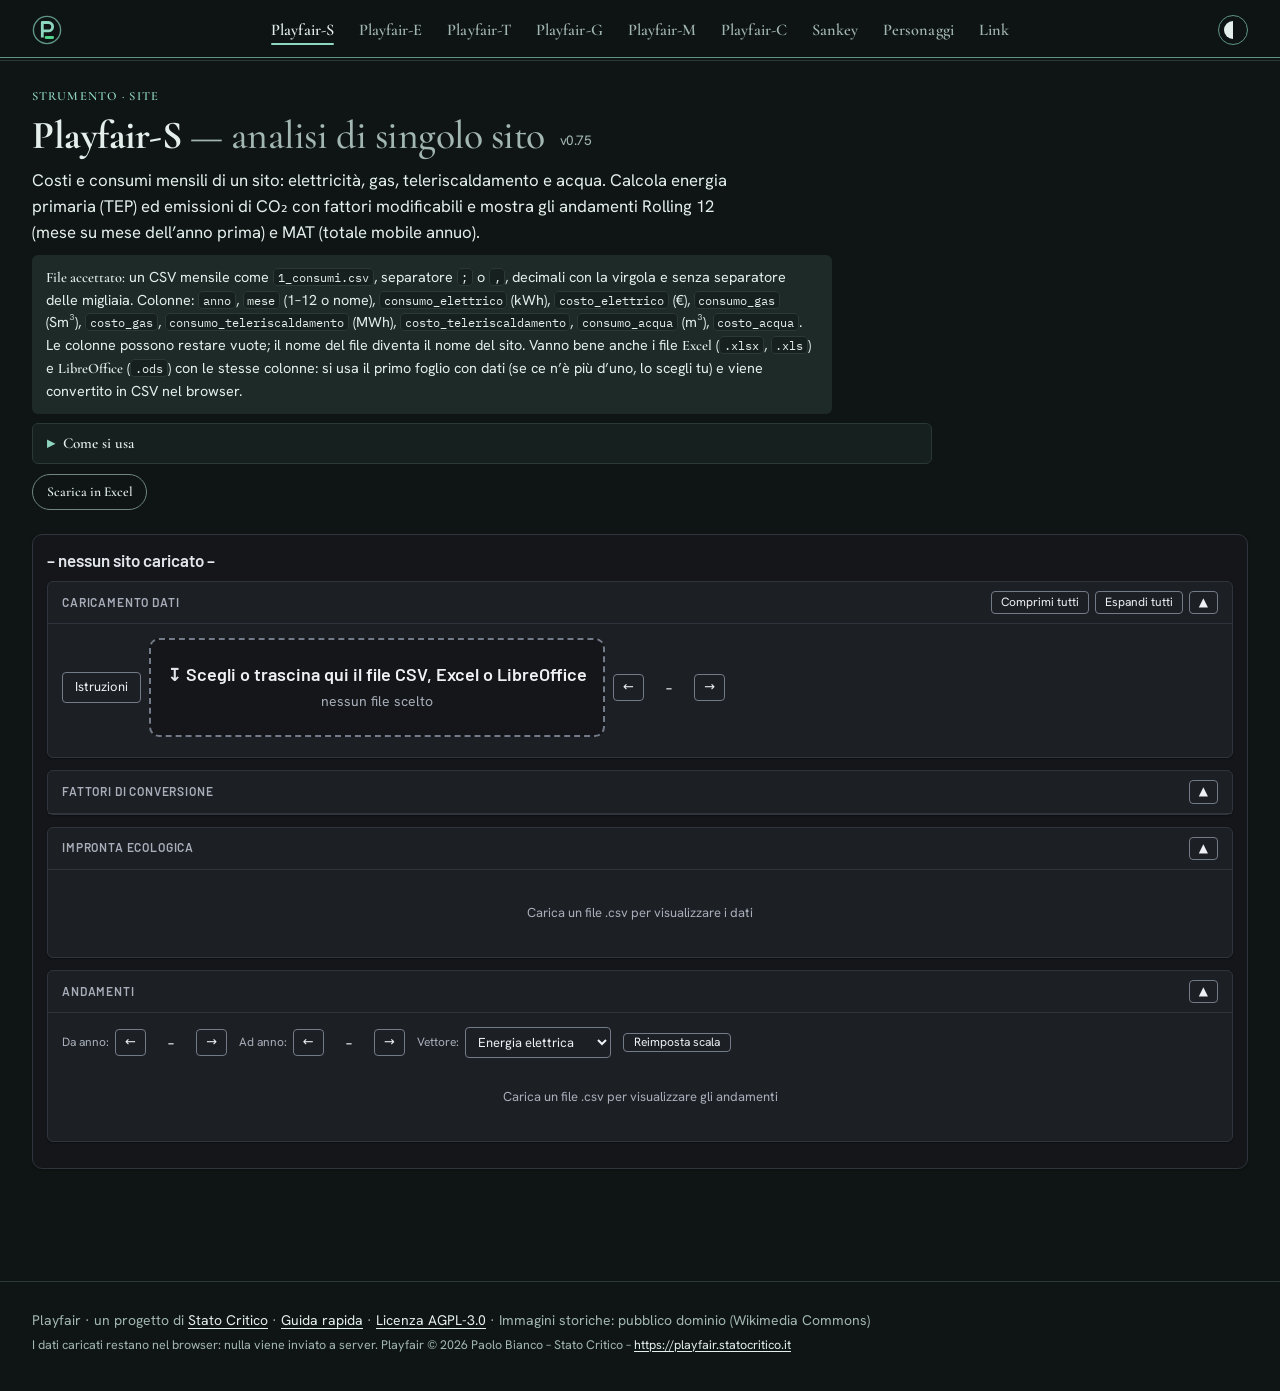
<file: playfair-s.html>
<!DOCTYPE html>
<html lang="it">
<head>
<meta charset="UTF-8">
<meta name="viewport" content="width=device-width, initial-scale=1">
<title>Playfair-S — Analisi di singolo sito · Playfair</title>
<meta name="description" content="Playfair-S: analisi di costi e consumi mensili di un sito (elettricità, gas, teleriscaldamento, acqua), energia primaria in TEP, emissioni di CO₂, Rolling 12 e MAT.">
<link rel="icon" href="img/favicon.svg" type="image/svg+xml">
<script>try{var r=document.documentElement,t=localStorage.getItem('pf-tema'),s=localStorage.getItem('pf-schema');if(t)r.dataset.theme=t;if(s)r.dataset.schema=s;}catch(e){}</script>
<link rel="stylesheet" href="assets/tema.css">
<link rel="stylesheet" href="assets/area.css">
<link rel="stylesheet" href="assets/sito.css">
<link rel="stylesheet" href="assets/steampunk.css">
<link rel="stylesheet" href="assets/strumenti.css">
<style>
.pf-app .site-title{font:600 17px/1.3 var(--area-font-titoli);color:var(--area-accento);margin-bottom:10px;min-height:22px}
.pf-app .year-nav{display:flex;align-items:center;gap:4px;font-size:13px}
.pf-app .year-nav button{padding:3px 9px;font-size:13px}
.pf-app .year-label{min-width:42px;text-align:center;font-weight:600;font-size:14px;font-variant-numeric:tabular-nums}
.pf-app .conv-grid{display:grid;grid-template-columns:repeat(auto-fit,minmax(210px,1fr));gap:8px}
.pf-app .charts-row{display:grid;grid-template-columns:2fr 1fr;gap:12px;align-items:start}
.pf-app .eco-section{margin-bottom:18px}
.pf-app .eco-section-title{font:600 12px/1.3 var(--area-font-titoli);color:var(--area-tenue);text-transform:uppercase;letter-spacing:.06em;margin-bottom:8px;padding-bottom:4px;border-bottom:1px solid var(--area-linea)}
@media(max-width:600px){.pf-app .charts-row{grid-template-columns:1fr}}
</style>
</head>
<body class="pf-pagina-strumento">
<header class="pf-testata">
  <a class="pf-marchio" href="index.html" aria-label="Playfair, home"><svg viewBox="0 0 32 32" aria-hidden="true" focusable="false"><circle cx="16" cy="16" r="14.5" fill="none" stroke="var(--ottone)" stroke-width="1.5"></circle><path d="M11 24V8h6.5a4.5 4.5 0 0 1 0 9H11" fill="none" stroke="var(--primario)" stroke-width="3" stroke-linejoin="round"></path><path d="M15 24h7" stroke="var(--flusso-el)" stroke-width="3" stroke-linecap="round"></path></svg></a>
  <button class="pf-menu-apri" aria-expanded="false" aria-controls="pf-menu">Menu</button>
  <nav class="pf-menu" id="pf-menu" aria-label="Strumenti">
    <a href="playfair-s.html" aria-current="page" data-tip="Site — analisi del singolo sito: costi e consumi di elettricità, gas, calore e acqua">Playfair-S</a>
    <a href="playfair-e.html" data-tip="Electric — curve di carico elettriche quartorarie: profili, mappe orarie, picchi e base">Playfair-E</a>
    <a href="playfair-t.html" data-tip="Thermal — consumi termici ed elettrici, simulazione di cogenerazione e valutazione economica">Playfair-T</a>
    <a href="playfair-g.html" data-tip="Group — analisi di un gruppo di sedi: consumo specifico, incidenza sul totale, Pareto e mappa a 4 quadranti">Playfair-G</a>
    <a href="playfair-m.html" data-tip="Money — confronto di investimenti energetici: VAN, TIR, ROI, WACC e flussi di cassa">Playfair-M</a>
    <a href="playfair-c.html" data-tip="Cusum — regressione, residui e carta CUSUM secondo ISO 50006">Playfair-C</a>
    <a href="sankey.html" data-tip="Sankey — disegna diagrammi di flusso energetico a blocchi e verifica i bilanci">Sankey</a>
    <a href="personaggi.html" data-tip="William Playfair e Matthew H. P. R. Sankey: chi erano">Personaggi</a>
    <a href="link.html" data-tip="Link — Stato Critico, EuGEnio, Pseudomania, Bordo Vasca e i corsi Festo Academy">Link</a>
  </nav>
  <button class="pf-tema" type="button" aria-label="Cambia tema chiaro/scuro">◐</button>
</header>

<main class="pf-strumento" id="contenuto">
<section class="pf-intro" aria-labelledby="titolo-strumento">
  <p class="pf-occhiello">Strumento · Site</p>
  <h1 id="titolo-strumento">Playfair-S <span class="pf-sotto">— analisi di singolo sito</span> <small>v0.75</small></h1>
  <p class="pf-sommario">Costi e consumi mensili di un sito: elettricità, gas, teleriscaldamento e acqua. Calcola energia primaria (TEP) ed emissioni di CO₂ con fattori modificabili e mostra gli andamenti Rolling 12 (mese su mese dell’anno prima) e MAT (totale mobile annuo).</p>
  <p class="pf-file"><b>File accettato:</b> un CSV mensile come <code>1_consumi.csv</code>, separatore <code>;</code> o <code>,</code>, decimali con la virgola e senza separatore delle migliaia. Colonne: <code>anno</code>, <code>mese</code> (1–12 o nome), <code>consumo_elettrico</code> (kWh), <code>costo_elettrico</code> (€), <code>consumo_gas</code> (Sm³), <code>costo_gas</code>, <code>consumo_teleriscaldamento</code> (MWh), <code>costo_teleriscaldamento</code>, <code>consumo_acqua</code> (m³), <code>costo_acqua</code>. Le colonne possono restare vuote; il nome del file diventa il nome del sito. Vanno bene anche i file <b>Excel</b> (<code>.xlsx</code>, <code>.xls</code>) e <b>LibreOffice</b> (<code>.ods</code>) con le stesse colonne: si usa il primo foglio con dati (se ce n’è più d’uno, lo scegli tu) e viene convertito in CSV nel browser.</p>
  <details class="pf-come">
    <summary>Come si usa</summary>
    <ol>
      <li>Trascina il file (CSV, Excel o LibreOffice) in un punto qualsiasi della pagina, oppure sceglilo nel riquadro «Caricamento dati».</li>
      <li>Con le frecce ← → accanto al file scegli l’anno delle torte dell’impronta ecologica (costi, TEP, CO₂).</li>
      <li>Nel pannello «Fattori di conversione» puoi cambiare i coefficienti TEP e CO₂: i grafici si aggiornano subito.</li>
      <li>In «Andamenti» scegli vettore e intervallo di anni; la rotella del mouse sopra i grafici fa lo zoom (i due grafici restano allineati), «Reimposta scala» torna alla vista completa.</li>
      <li>I pulsanti ▲/▼ comprimono ed espandono i pannelli; passa sopra barre e torte per leggere i valori.</li>
    </ol>
  </details>
  <div class="pf-intro-azioni"><button class="pf-bottone-piccolo" type="button" data-pf-excel-scarica data-tip="Scarica una cartella Excel con un foglio per grafico: tabella dei dati e grafico modificabile">Scarica in Excel</button></div>
</section>

<div class="pf-app pf-area fam-a s">
<div class="site-title" id="site-title">– nessun sito caricato –</div>

<!-- CARICAMENTO DATI -->
<div class="panel" id="panel-load">
  <div class="panel-hdr">
    <span class="panel-title">Caricamento dati</span>
    <div class="hdr-btns">
      <button class="hdr-btn" onclick="collapseAll()">Comprimi tutti</button>
      <button class="hdr-btn" onclick="expandAll()">Espandi tutti</button>
      <button class="hdr-btn" onclick="togglePanel('panel-load')">▲</button>
    </div>
  </div>
  <div class="panel-body" id="body-panel-load">
    <div class="file-row">
      <button onclick="document.getElementById('modal-istr').classList.add('open')">Istruzioni</button>
      <input type="file" id="csv-file" accept=".csv,.xlsx,.xls,.ods,text/csv,application/vnd.openxmlformats-officedocument.spreadsheetml.sheet,application/vnd.ms-excel,application/vnd.oasis.opendocument.spreadsheet" style="font-size:13px;flex:1;min-width:180px" onchange="loadCSV()" aria-label="File CSV dei consumi mensili (es. 1_consumi.csv)">
      <div class="year-nav">
        <button onclick="prevYear()">&#8592;</button>
        <span class="year-label" id="year-label">–</span>
        <button onclick="nextYear()">&#8594;</button>
      </div>
      <span style="font-size:12px;color:var(--area-tenue)" id="year-range-label"></span>
    </div>
    <div id="csv-msg" style="font-size:12px;color:var(--area-tenue);margin-top:6px"></div>
  </div>
</div>

<!-- FATTORI DI CONVERSIONE -->
<div class="panel" id="panel-fc">
  <div class="panel-hdr">
    <span class="panel-title">Fattori di conversione</span>
    <div class="hdr-btns"><button class="hdr-btn" onclick="togglePanel('panel-fc')">▲</button></div>
  </div>
  <div class="panel-body collapsed" id="body-panel-fc">
    <div class="conv-grid">
      <div class="field"><label>Elettricità → TEP (TEP/MWh)</label><input type="number" id="fc-el-tep"  value="0.187"    step="0.001"    oninput="updateEcoAndTotali()"></div>
      <div class="field"><label>Gas → TEP (TEP/Sm³)</label>        <input type="number" id="fc-gas-tep" value="0.000836" step="0.000001" oninput="updateEcoAndTotali()"></div>
      <div class="field"><label>Teleriscaldamento → TEP (TEP/MWh)</label><input type="number" id="fc-th-tep" value="0.086" step="0.001" oninput="updateEcoAndTotali()"></div>
      <div class="field"><label>Elettricità → CO₂ (kg/kWh)</label> <input type="number" id="fc-el-co2"  value="0.216"    step="0.001"    oninput="updateEcoAndTotali()"></div>
      <div class="field"><label>Gas → CO₂ (kg/Sm³)</label>         <input type="number" id="fc-gas-co2" value="1.96"     step="0.01"     oninput="updateEcoAndTotali()"></div>
      <div class="field"><label>Teleriscaldamento → CO₂ (kg/MWh)</label><input type="number" id="fc-th-co2" value="106" step="1" oninput="updateEcoAndTotali()"></div>
    </div>
  </div>
</div>

<!-- IMPRONTA ECOLOGICA -->
<div class="panel" id="panel-eco">
  <div class="panel-hdr">
    <span class="panel-title">Impronta ecologica</span>
    <div class="hdr-btns"><button class="hdr-btn" onclick="togglePanel('panel-eco')">▲</button></div>
  </div>
  <div class="panel-body" id="body-panel-eco">
    <div id="eco-area"><div class="empty-state">Carica un file .csv per visualizzare i dati</div></div>
  </div>
</div>

<!-- ANDAMENTI -->
<div class="panel" id="panel-and">
  <div class="panel-hdr">
    <span class="panel-title">Andamenti</span>
    <div class="hdr-btns"><button class="hdr-btn" onclick="togglePanel('panel-and')">▲</button></div>
  </div>
  <div class="panel-body" id="body-panel-and">
    <div class="file-row" style="margin-bottom:10px;gap:12px;flex-wrap:wrap">
      <div style="display:flex;align-items:center;gap:6px">
        <span style="font-size:12px;color:var(--area-tenue)">Da anno:</span>
        <div class="year-nav">
          <button onclick="prevYearFrom()">&#8592;</button>
          <span class="year-label" id="from-year-label">–</span>
          <button onclick="nextYearFrom()">&#8594;</button>
        </div>
      </div>
      <div style="display:flex;align-items:center;gap:6px">
        <span style="font-size:12px;color:var(--area-tenue)">Ad anno:</span>
        <div class="year-nav">
          <button onclick="prevYearTo()">&#8592;</button>
          <span class="year-label" id="to-year-label">–</span>
          <button onclick="nextYearTo()">&#8594;</button>
        </div>
      </div>
      <div style="display:flex;align-items:center;gap:6px">
        <span style="font-size:12px;color:var(--area-tenue)">Vettore:</span>
        <select id="trend-vector" onchange="renderAndamenti()">
          <option value="el">Energia elettrica</option>
          <option value="gas">Gas</option>
          <option value="th">Teleriscaldamento</option>
          <option value="acq">Acqua</option>
        </select>
      </div>
      <button class="hdr-btn" type="button" onclick="resetAndamentiScala()" style="width:auto;padding:0 10px" data-tip="Torna alla vista completa dopo lo zoom con la rotella">Reimposta scala</button>
    </div>
    <div id="andamenti-area"><div class="empty-state">Carica un file .csv per visualizzare gli andamenti</div></div>
  </div>
</div>

<!-- MODAL ISTRUZIONI -->
<div class="modal-bg" id="modal-istr" onclick="if(event.target===this)this.classList.remove('open')">
  <div class="modal">
    <h3>Come preparare il file CSV</h3>
    <p style="margin-top:6px">Caricare un file <strong>.csv</strong> con le seguenti colonne (separatore: virgola o punto e virgola). Le colonne possono essere vuote.</p>
    <p style="margin-top:8px"><strong>Colonne:</strong></p>
    <ul>
      <li><code>anno</code> – anno (es. 2023)</li>
      <li><code>mese</code> – numero 1–12 oppure nome (es. gennaio)</li>
      <li><code>consumo_elettrico</code> – kWh</li>
      <li><code>costo_elettrico</code> – €</li>
      <li><code>consumo_gas</code> – Sm³</li>
      <li><code>costo_gas</code> – €</li>
      <li><code>consumo_teleriscaldamento</code> – MWh</li>
      <li><code>costo_teleriscaldamento</code> – €</li>
      <li><code>consumo_acqua</code> – m³</li>
      <li><code>costo_acqua</code> – €</li>
    </ul>
    <p style="margin-top:8px"><strong>Il nome del file</strong> viene usato come titolo del sito.</p>
    <div style="margin-top:14px;text-align:right"><button onclick="document.getElementById('modal-istr').classList.remove('open')">Chiudi</button></div>
  </div>
</div>
</div>
</main>

<footer class="pf-piede">
  <p>Playfair · un progetto di <a href="https://statocritico.it">Stato Critico</a> · <a href="guida-rapida.pdf">Guida rapida</a> · <a href="licenza.html">Licenza AGPL-3.0</a> · Immagini storiche: pubblico dominio (Wikimedia Commons)</p>
  <p class="pf-piede-nota">I dati caricati restano nel browser: nulla viene inviato a server. <span class="pf-piede-attribuzione">Playfair © 2026 Paolo Bianco – Stato Critico – <a href="https://playfair.statocritico.it">https://playfair.statocritico.it</a></span></p>
</footer>

<script src="assets/vendor/chart.umd.js"></script>
<script src="assets/strumenti.js"></script>
<script>
var MESI_NOMI=['Gennaio','Febbraio','Marzo','Aprile','Maggio','Giugno','Luglio','Agosto','Settembre','Ottobre','Novembre','Dicembre'];
var MESI_MAP={gennaio:1,febbraio:2,marzo:3,aprile:4,maggio:5,giugno:6,luglio:7,agosto:8,settembre:9,ottobre:10,novembre:11,dicembre:12};
/* colori dei vettori letti da tema.css (verde elettrico, arancione gas, azzurro acqua) */
PF.tavolozza({COLOR_EL:['--flusso-el','#1a6fdb'],COLOR_GAS:['--flusso-th','#e07b00'],COLOR_TH:['--serie-4','#C0392B'],COLOR_ACQ:['--flusso-acqua','#1A8A4A'],COLOR_PREV:['--flusso-altro','#aaaaaa']},window);
var allData=[],years=[],curYearIdx=0,charts={};
var fromYearIdx=0,toYearIdx=0;
var andamentiOffset=0;

/* ── PANEL TOGGLE ── */
var PANELS=['panel-load','panel-fc','panel-eco','panel-and'];
function togglePanel(id){
  var body=document.getElementById('body-'+id);
  var btn=document.querySelector('#'+id+' .hdr-btn:last-child');
  var collapsed=body.classList.toggle('collapsed');
  if(btn)btn.textContent=collapsed?'▼':'▲';
}
function collapseAll(){PANELS.forEach(function(id){var body=document.getElementById('body-'+id);var btn=document.querySelector('#'+id+' .hdr-btn:last-child');if(body&&!body.classList.contains('collapsed')){body.classList.add('collapsed');if(btn)btn.textContent='▼';}});}
function expandAll(){PANELS.forEach(function(id){var body=document.getElementById('body-'+id);var btn=document.querySelector('#'+id+' .hdr-btn:last-child');if(body){body.classList.remove('collapsed');if(btn)btn.textContent='▲';}});}

/* ── UTILS ── */
function parseMese(v){var n=parseInt(v);if(!isNaN(n)&&n>=1&&n<=12)return n;return MESI_MAP[String(v).toLowerCase().trim()]||null;}
function parseNum(v){var n=parseFloat(String(v).replace(',','.'));return isNaN(n)?null:n;}
function fmtN(n,dec){if(n===null||n===undefined)return '–';return n.toLocaleString('it-IT',{minimumFractionDigits:dec||0,maximumFractionDigits:dec||0});}
function fmtCur(n){return n===null?'–':fmtN(Math.round(n),0)+' €';}
function getFC(id){return parseFloat(document.getElementById(id).value)||0;}
function destroyChart(k){if(charts[k]){charts[k].destroy();charts[k]=null;}}
function getYearData(y){return allData.filter(function(r){return r.anno===y;}).sort(function(a,b){return a.mese-b.mese;});}
function getRecord(y,m){return allData.find(function(r){return r.anno===y&&r.mese===m;})||null;}

/* ── LOAD CSV ── */
function loadCSV(){
  var file=document.getElementById('csv-file').files[0];
  var msg=document.getElementById('csv-msg');
  if(!file)return;
  document.getElementById('site-title').textContent=file.name.replace(/\.csv$/i,'');
  var reader=new FileReader();
  reader.onload=function(e){
    try{
      var lines=e.target.result.split(/\r?\n/).filter(function(l){return l.trim();});
      if(lines.length<2){msg.style.color='var(--area-err)';msg.textContent='File vuoto.';return;}
      var sep=lines[0].indexOf(';')>-1?';':',';
      var headers=lines[0].split(sep).map(function(h){return h.trim().toLowerCase().replace(/\s+/g,'_');});
      function col(row,key){var idx=headers.indexOf(key);return idx>-1?row[idx]:'';}
      allData=[];
      for(var i=1;i<lines.length;i++){
        var p=lines[i].split(sep);
        var anno=parseInt(col(p,'anno')),mese=parseMese(col(p,'mese'));
        if(isNaN(anno)||!mese)continue;
        allData.push({anno:anno,mese:mese,
          el:parseNum(col(p,'consumo_elettrico')),   cel:parseNum(col(p,'costo_elettrico')),
          gas:parseNum(col(p,'consumo_gas')),         cgas:parseNum(col(p,'costo_gas')),
          th:parseNum(col(p,'consumo_teleriscaldamento')),cth:parseNum(col(p,'costo_teleriscaldamento')),
          acq:parseNum(col(p,'consumo_acqua')),       cacq:parseNum(col(p,'costo_acqua'))});
      }
      if(!allData.length){msg.style.color='var(--area-err)';msg.textContent='Nessuna riga valida.';return;}
      var ySet={};allData.forEach(function(r){ySet[r.anno]=1;});
      years=Object.keys(ySet).map(Number).sort(function(a,b){return a-b;});
      curYearIdx=years.length-1;
      // default: fromYear = last-1, toYear = last
      toYearIdx=years.length-1;
      fromYearIdx=years.length-1;
      andamentiOffset=0;
      msg.style.color='var(--area-ok)';
      msg.textContent='Caricati '+allData.length+' record ('+years.length+' anni).';
      expandAll();
      updateYearLabels();
      updateAll();
    }catch(ex){msg.style.color='var(--area-err)';msg.textContent='Errore: '+ex.message;}
  };
  reader.readAsText(file);
}

/* ── YEAR NAV ── */
function updateYearLabels(){
  document.getElementById('year-label').textContent=years.length?years[curYearIdx]:'–';
  document.getElementById('year-range-label').textContent=years.length?'('+years[0]+' – '+years[years.length-1]+')':'';
  document.getElementById('from-year-label').textContent=years.length?years[fromYearIdx]:'–';
  document.getElementById('to-year-label').textContent=years.length?years[toYearIdx]:'–';
}
/* le frecce restano negli anni presenti nel file: oltre il primo o l'ultimo compare un messaggio con l'anno richiesto */
function fuori(anno){PF.messaggio('Dati '+anno+' non disponibili',window.event&&window.event.currentTarget);}
function prevYear(){if(!years.length)return;if(curYearIdx>0){curYearIdx--;updateYearLabels();updateEcoAndTotali();}else fuori(years[0]-1);}
function nextYear(){if(!years.length)return;if(curYearIdx<years.length-1){curYearIdx++;updateYearLabels();updateEcoAndTotali();}else fuori(years[years.length-1]+1);}
function prevYearFrom(){if(!years.length)return;if(fromYearIdx>0){fromYearIdx--;curYearIdx=fromYearIdx;updateYearLabels();updateEcoAndTotali();renderAndamenti();}else fuori(years[0]-1);}
function nextYearFrom(){if(!years.length)return;if(fromYearIdx<toYearIdx){fromYearIdx++;curYearIdx=fromYearIdx;updateYearLabels();updateEcoAndTotali();renderAndamenti();}
  else PF.messaggio('L’anno iniziale non può superare quello finale ('+years[toYearIdx]+')',window.event&&window.event.currentTarget);}
function prevYearTo(){if(!years.length)return;if(toYearIdx>fromYearIdx){toYearIdx--;updateYearLabels();renderAndamenti();}
  else PF.messaggio('L’anno finale non può precedere quello iniziale ('+years[fromYearIdx]+')',window.event&&window.event.currentTarget);}
function nextYearTo(){if(!years.length)return;if(toYearIdx<years.length-1){toYearIdx++;updateYearLabels();renderAndamenti();}else fuori(years[years.length-1]+1);}

function updateAll(){updateYearLabels();updateEcoAndTotali();renderAndamenti();}
function updateEcoAndTotali(){if(years.length)renderEco(years[curYearIdx]);}

/* ── ANNUAL SUMS ── */
function getAnnualSums(){
  return years.map(function(y){
    var rows=getYearData(y);
    function sum(fn){var s=0,any=false;rows.forEach(function(r){var v=fn(r);if(v!==null){s+=v;any=true;}});return any?s:null;}
    return{y:y,el:sum(function(r){return r.el;}),cel:sum(function(r){return r.cel;}),
      gas:sum(function(r){return r.gas;}),cgas:sum(function(r){return r.cgas;}),
      th:sum(function(r){return r.th;}),cth:sum(function(r){return r.cth;}),
      acq:sum(function(r){return r.acq;}),cacq:sum(function(r){return r.cacq;})};
  });
}

/* ── ZERO LINE PLUGIN ── */
var zeroLinePlugin={id:'zeroLine',afterDraw:function(chart){
  if(!chart.config.options._showZeroLine)return;
  var yP=chart.scales['yP'];if(!yP)return;
  var z=yP.getPixelForValue(0);
  if(z<yP.top||z>yP.bottom)return;
  var ctx=chart.ctx,x=chart.scales['x'];
  ctx.save();ctx.beginPath();ctx.moveTo(x.left,z);ctx.lineTo(x.right,z);
  ctx.strokeStyle=PF.rgba(PF.testo(),.5);ctx.lineWidth=1;ctx.setLineDash([4,3]);ctx.stroke();ctx.restore();
}};
Chart.register(zeroLinePlugin);

/* ── DOUGHNUT ── */
function renderDoughnut(id,title,items,fmtFn){
  destroyChart(id);
  var el=document.getElementById(id);if(!el)return;
  var filtered=items.filter(function(x){return x.v!==null&&x.v>0;});
  if(!filtered.length){el.parentElement.innerHTML='<div style="height:240px"></div>';return;}
  charts[id]=new Chart(el,{type:'doughnut',
    data:{labels:filtered.map(function(x){return x.l;}),datasets:[{data:filtered.map(function(x){return x.v;}),backgroundColor:filtered.map(function(x){return x.c+'cc';}),borderColor:filtered.map(function(x){return x.c;}),borderWidth:1}]},
    options:{responsive:true,maintainAspectRatio:false,
      plugins:{legend:{position:'bottom',labels:{font:{size:11}}},
        title:{display:true,text:title,font:{size:12,weight:'500'},color:PF.testo(),padding:{bottom:4}},
        tooltip:{callbacks:{label:function(ctx){var tot=ctx.dataset.data.reduce(function(a,b){return a+b;},0);return ctx.label+': '+fmtFn(ctx.parsed)+' ('+(ctx.parsed/tot*100).toFixed(1).replace('.',',')+' %)';}}}}
    }});
}

/* ── STACKED BAR ── */
function renderStackedBar(id,title,labelsArr,datasets,yFmt,ttFmt){
  destroyChart(id);
  var el=document.getElementById(id);if(!el)return;
  charts[id]=new Chart(el,{type:'bar',data:{labels:labelsArr,datasets:datasets},
    options:{responsive:true,maintainAspectRatio:false,
      plugins:{legend:{labels:{font:{size:11}}},title:{display:true,text:title,font:{size:12,weight:'500'},color:PF.testo(),padding:{bottom:6}},
        tooltip:{callbacks:{label:function(ctx){return ctx.dataset.label+': '+ttFmt(ctx.parsed.y);}}}},
      scales:{x:{stacked:true,grid:{display:false},ticks:{font:{size:11}}},y:{stacked:true,ticks:{callback:function(v){return yFmt(v);},font:{size:10}},grid:{color:PF.griglia()}}}
    }});
}

/* ── ECO ── */
function renderEco(selYear){
  var area=document.getElementById('eco-area');
  if(!years.length){area.innerHTML='<div class="empty-state">Nessun dato</div>';return;}
  var sums=getAnnualSums();
  var selSums=sums.find(function(t){return t.y===selYear;})||{};
  var fcElTep=getFC('fc-el-tep')/1000,fcGasTep=getFC('fc-gas-tep'),fcThTep=getFC('fc-th-tep');
  var fcElCo2=getFC('fc-el-co2'),fcGasCo2=getFC('fc-gas-co2'),fcThCo2=getFC('fc-th-co2');
  var yLabels=years.map(String);

  area.innerHTML=
    '<div class="eco-section"><div class="eco-section-title">Costi totali (€)</div>'+
    '<div class="charts-row"><div><div class="chart-wrap" style="height:240px"><canvas id="eco-cost-bar"></canvas></div></div>'+
    '<div><div class="chart-wrap" style="height:240px"><canvas id="eco-cost-pie"></canvas></div></div></div></div>'+
    '<div class="eco-section"><div class="eco-section-title">Energia primaria (TEP)</div>'+
    '<div class="charts-row"><div><div class="chart-wrap" style="height:240px"><canvas id="eco-tep-bar"></canvas></div></div>'+
    '<div><div class="chart-wrap" style="height:240px"><canvas id="eco-tep-pie"></canvas></div></div></div></div>'+
    '<div class="eco-section"><div class="eco-section-title">Emissioni di CO₂ (t CO₂)</div>'+
    '<div class="charts-row"><div><div class="chart-wrap" style="height:240px"><canvas id="eco-co2-bar"></canvas></div></div>'+
    '<div><div class="chart-wrap" style="height:240px"><canvas id="eco-co2-pie"></canvas></div></div></div></div>'+
    '<div class="eco-section"><div class="eco-section-title">Consumi idrici (m³)</div>'+
    '<div class="charts-row"><div><div class="chart-wrap" style="height:240px"><canvas id="eco-acq-bar"></canvas></div></div>'+
    '<div><div class="chart-wrap" style="height:240px"><canvas id="eco-acq-pie" data-pf-excel="no"></canvas></div></div></div></div>';

  renderStackedBar('eco-cost-bar','Costi annui totali (€)',yLabels,[
    {label:'Elettricità',data:sums.map(function(s){return s.cel;}), backgroundColor:COLOR_EL+'cc', borderColor:COLOR_EL, borderWidth:1},
    {label:'Gas',        data:sums.map(function(s){return s.cgas;}),backgroundColor:COLOR_GAS+'cc',borderColor:COLOR_GAS,borderWidth:1},
    {label:'TLR',        data:sums.map(function(s){return s.cth;}), backgroundColor:COLOR_TH+'cc', borderColor:COLOR_TH, borderWidth:1},
    {label:'Acqua',      data:sums.map(function(s){return s.cacq;}),backgroundColor:COLOR_ACQ+'cc',borderColor:COLOR_ACQ,borderWidth:1}
  ],function(v){return fmtN(v,0)+' €';},function(v){return fmtCur(v);});
  renderDoughnut('eco-cost-pie','Costi '+selYear,
    [{l:'Elettricità',v:selSums.cel,c:COLOR_EL},{l:'Gas',v:selSums.cgas,c:COLOR_GAS},{l:'TLR',v:selSums.cth,c:COLOR_TH},{l:'Acqua',v:selSums.cacq,c:COLOR_ACQ}],
    function(v){return fmtCur(v);});

  var tepEl=sums.map(function(s){return s.el!==null?+(s.el*fcElTep).toFixed(2):null;});
  var tepGas=sums.map(function(s){return s.gas!==null?+(s.gas*fcGasTep).toFixed(2):null;});
  var tepTh=sums.map(function(s){return s.th!==null?+(s.th*fcThTep).toFixed(2):null;});
  renderStackedBar('eco-tep-bar','Energia primaria annua (TEP)',yLabels,[
    {label:'Elettricità',data:tepEl, backgroundColor:COLOR_EL+'cc', borderColor:COLOR_EL, borderWidth:1},
    {label:'Gas',        data:tepGas,backgroundColor:COLOR_GAS+'cc',borderColor:COLOR_GAS,borderWidth:1},
    {label:'TLR',        data:tepTh, backgroundColor:COLOR_TH+'cc', borderColor:COLOR_TH, borderWidth:1}
  ],function(v){return fmtN(v,1)+' TEP';},function(v){return fmtN(v,2)+' TEP';});
  renderDoughnut('eco-tep-pie','Energia primaria '+selYear+' (TEP)',
    [{l:'Elettricità',v:selSums.el!==null?selSums.el*fcElTep:null,c:COLOR_EL},
     {l:'Gas',v:selSums.gas!==null?selSums.gas*fcGasTep:null,c:COLOR_GAS},
     {l:'TLR',v:selSums.th!==null?selSums.th*fcThTep:null,c:COLOR_TH}],
    function(v){return fmtN(v,2)+' TEP';});

  var co2El=sums.map(function(s){return s.el!==null?+(s.el*fcElCo2/1000).toFixed(2):null;});
  var co2Gas=sums.map(function(s){return s.gas!==null?+(s.gas*fcGasCo2/1000).toFixed(2):null;});
  var co2Th=sums.map(function(s){return s.th!==null?+(s.th*fcThCo2/1000).toFixed(2):null;});
  renderStackedBar('eco-co2-bar','Emissioni CO₂ annue (t CO₂)',yLabels,[
    {label:'Elettricità',data:co2El, backgroundColor:COLOR_EL+'cc', borderColor:COLOR_EL, borderWidth:1},
    {label:'Gas',        data:co2Gas,backgroundColor:COLOR_GAS+'cc',borderColor:COLOR_GAS,borderWidth:1},
    {label:'TLR',        data:co2Th, backgroundColor:COLOR_TH+'cc', borderColor:COLOR_TH, borderWidth:1}
  ],function(v){return fmtN(v,0)+' t';},function(v){return fmtN(v,2)+' t CO₂';});
  renderDoughnut('eco-co2-pie','Emissioni CO₂ '+selYear+' (t CO₂)',
    [{l:'Elettricità',v:selSums.el!==null?selSums.el*fcElCo2/1000:null,c:COLOR_EL},
     {l:'Gas',v:selSums.gas!==null?selSums.gas*fcGasCo2/1000:null,c:COLOR_GAS},
     {l:'TLR',v:selSums.th!==null?selSums.th*fcThCo2/1000:null,c:COLOR_TH}],
    function(v){return fmtN(v,2)+' t CO₂';});

  renderStackedBar('eco-acq-bar','Consumi idrici annui (m³)',yLabels,[
    {label:'Acqua',data:sums.map(function(s){return s.acq;}),backgroundColor:COLOR_ACQ+'cc',borderColor:COLOR_ACQ,borderWidth:1}
  ],function(v){return fmtN(v,0)+' m³';},function(v){return fmtN(v,0)+' m³';});

  // torta acqua invisibile (bianca) per allineamento colonne
  destroyChart('eco-acq-pie');
  var elPie=document.getElementById('eco-acq-pie');
  if(elPie){
    charts['eco-acq-pie']=new Chart(elPie,{type:'doughnut',
      data:{labels:[''],datasets:[{data:[1],backgroundColor:['transparent'],borderColor:['transparent'],borderWidth:0}]},
      options:{responsive:true,maintainAspectRatio:false,
        plugins:{legend:{labels:{color:'transparent',font:{size:11}}},
          title:{display:true,text:' ',font:{size:12},color:'transparent'},
          tooltip:{enabled:false}}}});
  }
}

/* ── ANDAMENTI ── */
function buildTimeline(){
  var set={};
  allData.forEach(function(r){set[r.anno*100+r.mese]=1;});
  return Object.keys(set).map(Number).sort(function(a,b){return a-b;}).map(function(k){return{anno:Math.floor(k/100),mese:k%100};});
}

function getVectorInfo(){
  var v=document.getElementById('trend-vector').value;
  var map={
    el:{cKey:'cel',label:'Energia elettrica',unit:'kWh',color:COLOR_EL},
    gas:{cKey:'cgas',label:'Gas naturale',unit:'Sm³',color:COLOR_GAS},
    th:{cKey:'cth',label:'Teleriscaldamento',unit:'MWh',color:COLOR_TH},
    acq:{cKey:'cacq',label:'Acqua',unit:'m³',color:COLOR_ACQ}
  };
  return{vKey:v,cKey:map[v].cKey,label:map[v].label,unit:map[v].unit,color:map[v].color};
}

function renderAndamenti(){
  var area=document.getElementById('andamenti-area');
  if(!years.length){area.innerHTML='<div class="empty-state">Carica un file .csv per visualizzare gli andamenti</div>';return;}

  area.innerHTML=
    '<div style="margin-bottom:14px"><div class="chart-wrap" style="height:260px"><canvas id="ch-rolling"></canvas></div></div>'+
    '<div><div class="chart-wrap" style="height:260px"><canvas id="ch-mat"></canvas></div></div>';

  var timeline=buildTimeline();
  var fromY=years[fromYearIdx], toY=years[toYearIdx];

  // Window size = number of months between fromY Jan and toY Dec (or available data)
  var allSlice=timeline.filter(function(pt){return pt.anno>=fromY&&pt.anno<=toY;});
  var windowSize=allSlice.length;
  if(!windowSize){area.innerHTML='<div class="empty-state">Nessun dato nel periodo selezionato</div>';return;}

  // Build extended timeline (includes months before fromY needed for scrolling)
  var endIdxInFull=timeline.length-1;
  for(var i=timeline.length-1;i>=0;i--){if(timeline[i].anno<=toY){endIdxInFull=i;break;}}

  // Clamp offset so we never go past the beginning of full timeline
  var maxOffset=Math.max(0,endIdxInFull-(windowSize-1));
  andamentiOffset=Math.min(andamentiOffset,maxOffset);

  // The visible window is always windowSize months ending at (endIdxInFull - andamentiOffset)
  var pivotEnd=endIdxInFull-andamentiOffset;
  var pivotStart=Math.max(0,pivotEnd-(windowSize-1));
  var visSlice=timeline.slice(pivotStart,pivotEnd+1);

  var vi=getVectorInfo();
  var vKey=vi.vKey,cKey=vi.cKey,color=vi.color,unit=vi.unit,label=vi.label;

  /* ── ROLLING ── */
  var rollLabels=[],rollCurr=[],rollPrev=[],rollPct=[];
  visSlice.forEach(function(pt){
    rollLabels.push(MESI_NOMI[pt.mese-1].substring(0,3)+' '+String(pt.anno).slice(2));
    var cur=getRecord(pt.anno,pt.mese);
    var prv=getRecord(pt.anno-1,pt.mese);
    rollCurr.push(cur&&cur[vKey]!==null?cur[vKey]:null);
    rollPrev.push(prv&&prv[vKey]!==null?prv[vKey]:null);
    var vc=cur?cur[cKey]:null,vp=prv?prv[cKey]:null;
    rollPct.push(vc!==null&&vp!==null&&vp!==0?+((vc-vp)/vp*100).toFixed(1):null);
  });

  destroyChart('ch-rolling');
  charts['ch-rolling']=new Chart(document.getElementById('ch-rolling'),{type:'bar',
    data:{labels:rollLabels,datasets:[
      {label:label+' ('+unit+')',data:rollCurr,backgroundColor:color+'cc',borderColor:color,borderWidth:1,yAxisID:'yC',order:1},
      {label:'Anno prec. ('+unit+')',data:rollPrev,backgroundColor:COLOR_PREV+'88',borderColor:COLOR_PREV,borderWidth:1,yAxisID:'yC',order:2},
      {label:'Var. costo % vs anno prec.',data:rollPct,type:'line',borderColor:PF.testo(),backgroundColor:'transparent',borderWidth:1.5,pointRadius:3,pointBackgroundColor:PF.testo(),yAxisID:'yP',order:0,tension:0}
    ]},
    options:{_showZeroLine:true,responsive:true,maintainAspectRatio:false,
      plugins:{legend:{labels:{font:{size:11}}},title:{display:true,text:'Rolling 12 – '+label,font:{size:12,weight:'500'},color:PF.testo(),padding:{bottom:4}},
        tooltip:{callbacks:{label:function(ctx){var v=ctx.parsed.y;if(v===null)return null;return ctx.dataset.yAxisID==='yP'?'Var. costo: '+fmtN(v,1)+' %':ctx.dataset.label+': '+fmtN(v,0)+' '+unit;}}}},
      scales:{x:{grid:{display:false},ticks:{font:{size:10},maxRotation:45,autoSkip:true,maxTicksLimit:24}},
        yC:{position:'left',title:{display:true,text:unit,font:{size:10}},ticks:{font:{size:10},callback:function(v){return fmtN(v,0);}},grid:{color:PF.griglia()}},
        yP:{position:'right',title:{display:true,text:'Var. %',font:{size:10}},ticks:{font:{size:10},callback:function(v){return fmtN(v,1)+' %';}},grid:{display:false}}
      }
    }});

  /* ── MAT ── */
  // For MAT we need full timeline to compute trailing 12 months
  function mat12(tl,idx,key){
    var s=0,any=false;
    for(var k=Math.max(0,idx-11);k<=idx;k++){var r=getRecord(tl[k].anno,tl[k].mese);if(r&&r[key]!==null){s+=r[key];any=true;}}
    return any?s:null;
  }

  var matLabels=[],matVal=[],matDelta=[],matPct=[];
  var prevMatC=null;
  visSlice.forEach(function(pt){
    // find index in full timeline
    var fi=-1;
    for(var i=0;i<timeline.length;i++){if(timeline[i].anno===pt.anno&&timeline[i].mese===pt.mese){fi=i;break;}}
    matLabels.push(MESI_NOMI[pt.mese-1].substring(0,3)+' '+String(pt.anno).slice(2));
    var mv=fi>=0?mat12(timeline,fi,vKey):null;
    var mc=fi>=0?mat12(timeline,fi,cKey):null;
    matVal.push(mv!==null?+mv.toFixed(0):null);
    var prevMv=fi>0?mat12(timeline,fi-1,vKey):null;
    matDelta.push(mv!==null&&prevMv!==null?+(mv-prevMv).toFixed(0):null);
    matPct.push(mc!==null&&prevMatC!==null&&prevMatC!==0?+((mc-prevMatC)/prevMatC*100).toFixed(1):null);
    prevMatC=mc;
  });

  destroyChart('ch-mat');
  charts['ch-mat']=new Chart(document.getElementById('ch-mat'),{type:'bar',
    data:{labels:matLabels,datasets:[
      {label:'MAT consumo ('+unit+')',data:matVal,backgroundColor:color+'55',borderColor:color,borderWidth:1,yAxisID:'yC',order:2},
      {label:'Var. MAT consumo ('+unit+')',data:matDelta,backgroundColor:color+'cc',borderColor:color,borderWidth:1,yAxisID:'yC',order:1},
      {label:'Var. % costo MAT',data:matPct,type:'line',borderColor:PF.testo(),backgroundColor:'transparent',borderWidth:1.5,pointRadius:3,pointBackgroundColor:PF.testo(),yAxisID:'yP',order:0,tension:0}
    ]},
    options:{_showZeroLine:true,responsive:true,maintainAspectRatio:false,
      plugins:{legend:{labels:{font:{size:11}}},title:{display:true,text:'Moving Annual Total – '+label,font:{size:12,weight:'500'},color:PF.testo(),padding:{bottom:4}},
        tooltip:{callbacks:{label:function(ctx){var v=ctx.parsed.y;if(v===null)return null;return ctx.dataset.yAxisID==='yP'?'Var. % costo MAT: '+fmtN(v,1)+' %':ctx.dataset.label+': '+fmtN(v,0)+' '+unit;}}}},
      scales:{x:{grid:{display:false},ticks:{font:{size:10},maxRotation:45,autoSkip:true,maxTicksLimit:24}},
        yC:{position:'left',title:{display:true,text:unit,font:{size:10}},ticks:{font:{size:10},callback:function(v){return fmtN(v,0);}},grid:{color:PF.griglia()}},
        yP:{position:'right',title:{display:true,text:'Var. %',font:{size:10}},ticks:{font:{size:10},callback:function(v){return fmtN(v,1)+' %';}},grid:{display:false}}
      }
    }});

  // rotella = zoom orizzontale, i due grafici restano allineati
  PF.zoomRotella(document.getElementById('andamenti-area'),function(){return [charts['ch-rolling'],charts['ch-mat']];});
}
function resetAndamentiScala(){PF.zoomReimposta([charts['ch-rolling'],charts['ch-mat']]);}

/* ── integrazione nel sito: ridisegno al cambio di tema ── */
PF.alCambioTema(function(){ if(years.length) updateAll(); });
</script>
<script>window.PF_EXCEL={strumento:'Playfair-S'};</script>
<script src="assets/sito.js" defer></script>
</body>
</html>
</file>
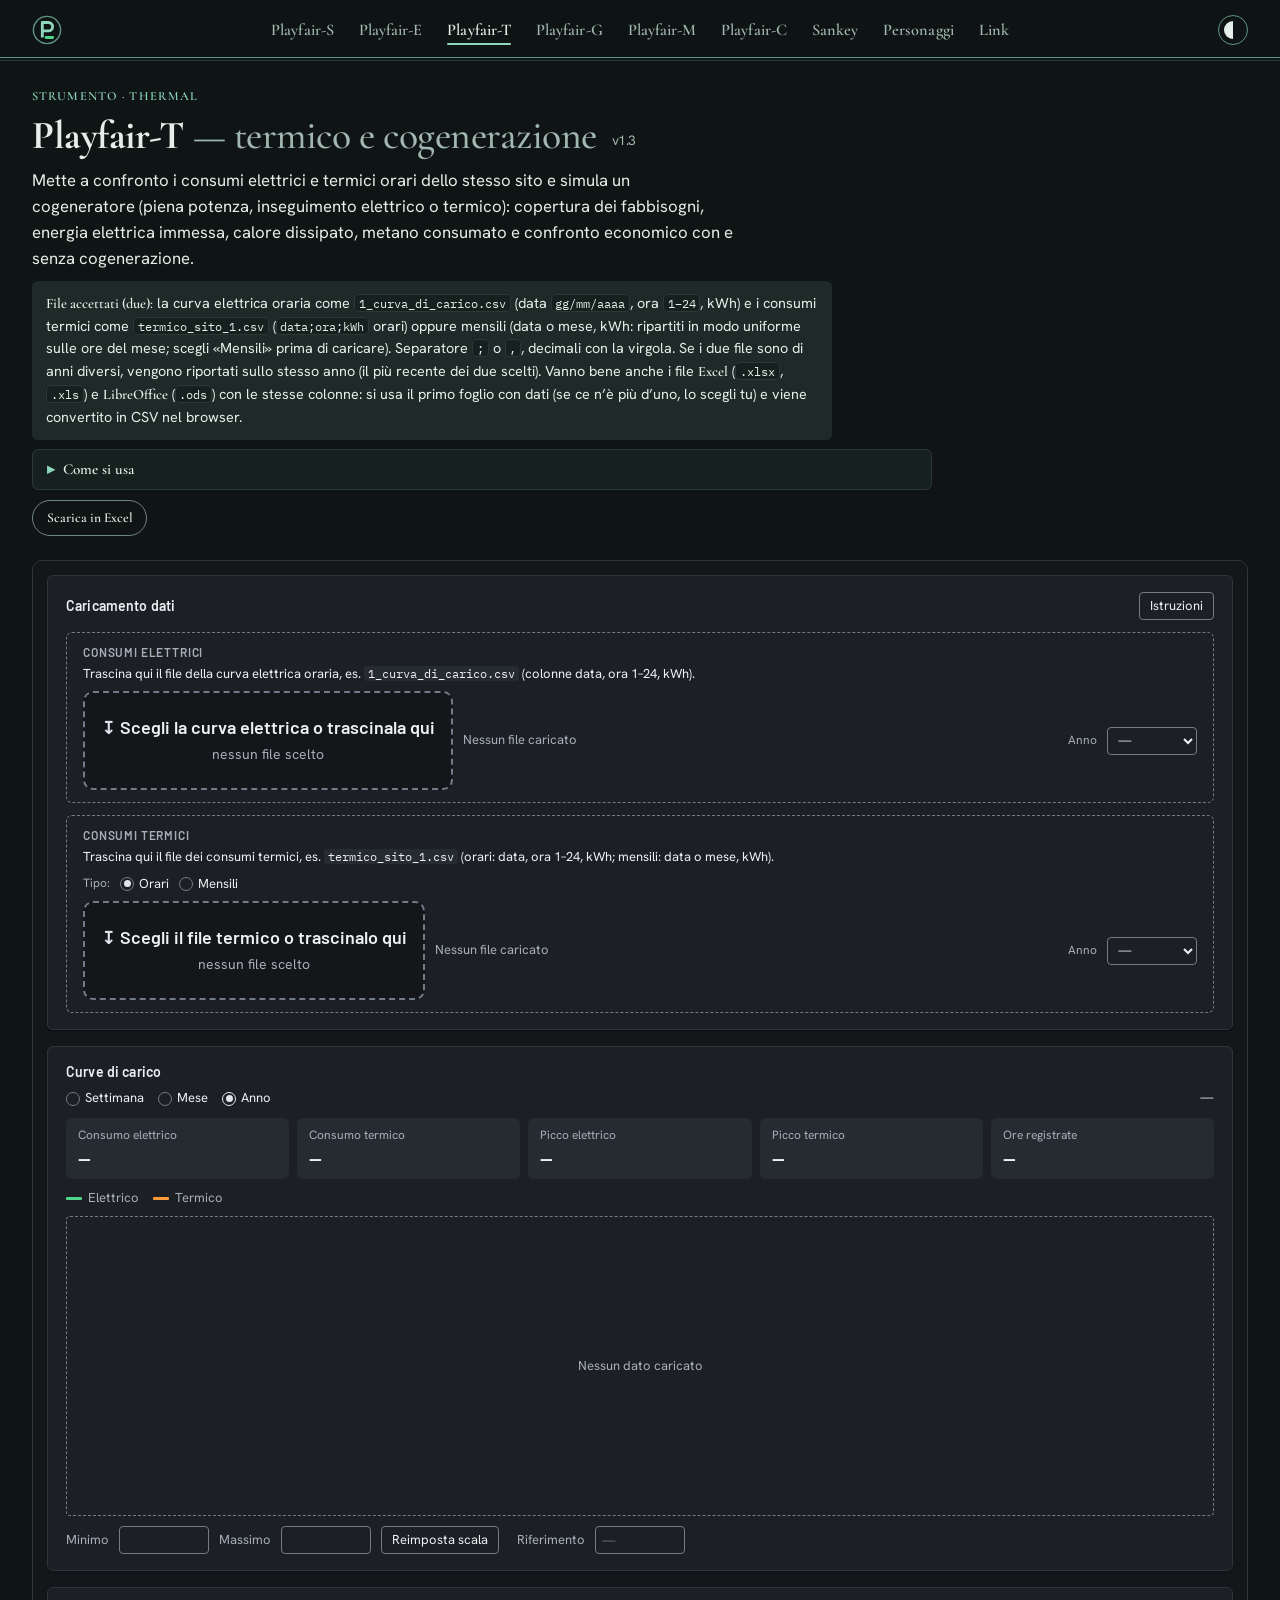
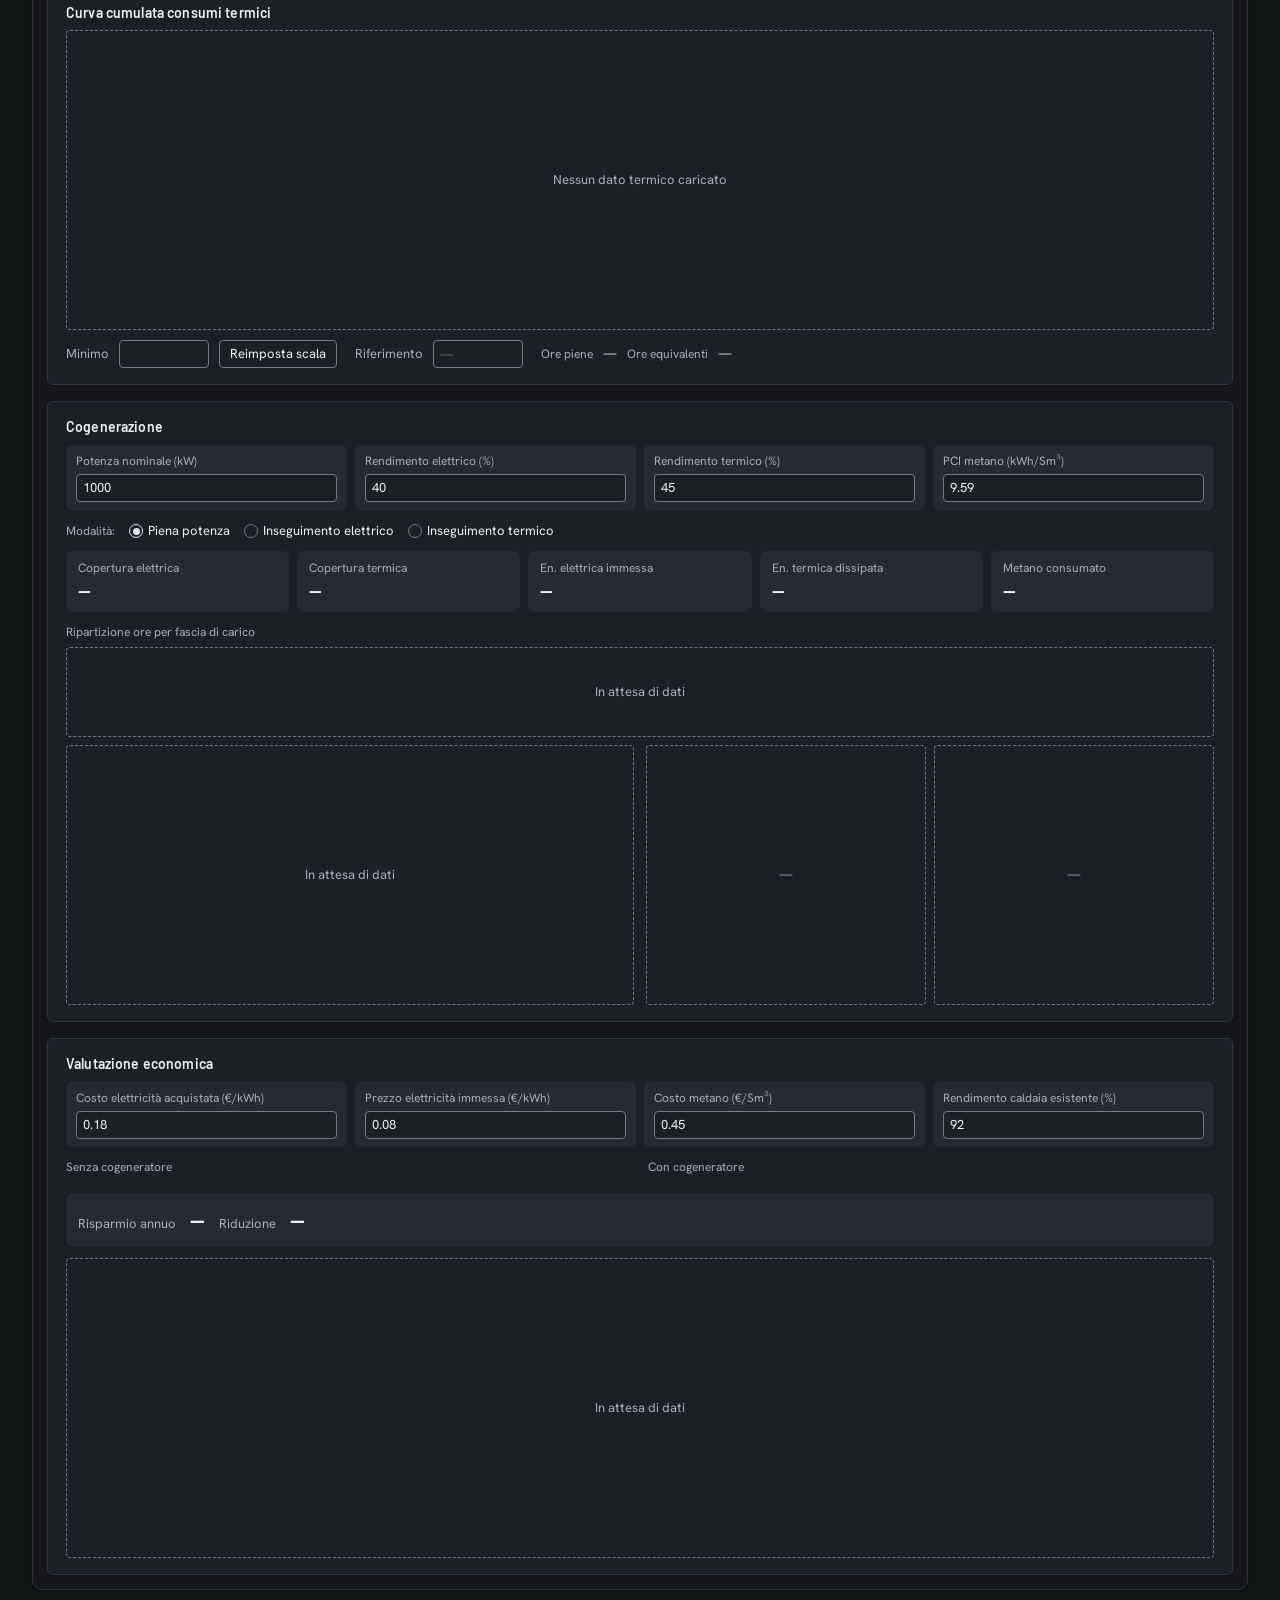
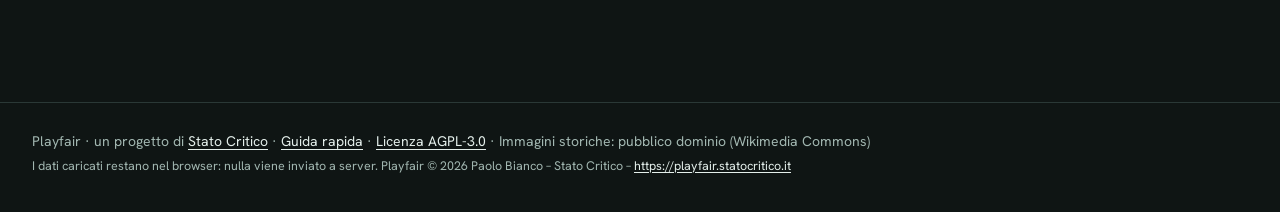
<file: playfair-t.html>
<!DOCTYPE html>
<html lang="it">
<head>
<meta charset="UTF-8">
<meta name="viewport" content="width=device-width, initial-scale=1">
<title>Playfair-T — Termico e cogenerazione · Playfair</title>
<meta name="description" content="Playfair-T: consumi elettrici e termici orari a confronto, simulazione di un cogeneratore e valutazione economica con e senza cogenerazione.">
<link rel="icon" href="img/favicon.svg" type="image/svg+xml">
<script>try{var r=document.documentElement,t=localStorage.getItem('pf-tema'),s=localStorage.getItem('pf-schema');if(t)r.dataset.theme=t;if(s)r.dataset.schema=s;}catch(e){}</script>
<link rel="stylesheet" href="assets/tema.css">
<link rel="stylesheet" href="assets/area.css">
<link rel="stylesheet" href="assets/sito.css">
<link rel="stylesheet" href="assets/steampunk.css">
<link rel="stylesheet" href="assets/strumenti.css">
<style>
.pf-app.t .wrap{max-width:none}
.pf-app.t .chSmall{position:relative;width:100%;height:90px}
.pf-app.t .legbox{display:flex;align-items:center;gap:14px;flex-wrap:wrap;margin-bottom:8px}
.pf-app.t .legitem{display:flex;align-items:center;gap:6px;font-size:13px;color:var(--area-tenue)}
.pf-app.t .legdot{width:16px;height:3px;border-radius:1px;display:inline-block}
.pf-app.t .upbox{border:1px dashed var(--area-bordo);border-radius:var(--area-raggio,6px);padding:.75rem 1rem;background:var(--area-pannello);margin-bottom:.75rem}
.pf-app.t .upbox:last-child{margin-bottom:0}
.pf-app.t .uplabel{font:600 12px/1.3 var(--area-font-titoli);color:var(--area-tenue);text-transform:uppercase;letter-spacing:.07em;margin-bottom:4px}
.pf-app.t .updrop{font-size:13px;color:var(--area-testo);margin-bottom:8px}
.pf-app.t .updrop code{font-family:var(--area-font-mono);background:var(--area-rialzo);padding:0 4px;border-radius:3px}
.pf-app.t .uprow{display:flex;align-items:center;gap:10px;flex-wrap:wrap}
.pf-app.t .uphint{font-size:13px;color:var(--area-tenue)}
.pf-app.t .radio-row{display:flex;align-items:center;gap:14px;flex-wrap:wrap}
.pf-app.t .radio-item{display:flex;align-items:center;gap:5px;cursor:pointer;font-size:13px;color:var(--area-testo)}
.pf-app.t .radio-circle{width:14px;height:14px;border:1.5px solid var(--area-bordo);border-radius:50%;display:flex;align-items:center;justify-content:center}
.pf-app.t .radio-dot{width:7px;height:7px;border-radius:50%;background:transparent}
.pf-app.t .help{display:none;font-size:13px;color:var(--area-testo);background:var(--area-rialzo);border:1px solid var(--area-linea);border-radius:4px;padding:8px 10px;margin-bottom:8px;line-height:1.6}
.pf-app.t .cogen-grid{display:grid;grid-template-columns:repeat(auto-fit,minmax(190px,1fr));gap:8px;margin-bottom:.75rem}
.pf-app.t .cogen-field{background:var(--area-rialzo);border-radius:var(--area-raggio,6px);padding:8px 10px}
.pf-app.t .cogen-field label{font-size:12px;color:var(--area-tenue);display:block;margin-bottom:4px}
.pf-app.t .cogen-field input{width:100%}
.pf-app.t .cogen-2col{display:grid;grid-template-columns:1fr 1fr;gap:12px;margin-top:8px}
.pf-app.t .cogen-2col .ch{height:260px}
.pf-app.t .econ-grid{display:grid;grid-template-columns:1fr 1fr;gap:1rem;margin-top:.75rem}
.pf-app.t .econ-table{width:100%;border-collapse:collapse;font-size:14px}
.pf-app.t .econ-table td{padding:6px 10px;border-bottom:1px solid var(--area-linea)}
.pf-app.t .econ-table td.num{text-align:right;font-variant-numeric:tabular-nums}
.pf-app.t .econ-table tr.tot td{font-weight:600;border-top:1px solid var(--area-bordo);border-bottom:none}
.pf-app.t .econ-saving{background:var(--area-rialzo);border-radius:var(--area-raggio,6px);padding:12px;margin-top:.75rem;display:flex;flex-wrap:wrap;align-items:baseline;gap:14px}
.pf-app.t .econ-saving-label{font-size:13px;color:var(--area-tenue)}
.pf-app.t .econ-saving-value{font:600 22px/1.2 var(--area-font-titoli);font-variant-numeric:tabular-nums}
.pf-app.t .econ-saving-value.pos{color:var(--area-ok)}
.pf-app.t .econ-saving-value.neg{color:var(--area-err)}
</style>
</head>
<body class="pf-pagina-strumento">
<header class="pf-testata">
  <a class="pf-marchio" href="index.html" aria-label="Playfair, home"><svg viewBox="0 0 32 32" aria-hidden="true" focusable="false"><circle cx="16" cy="16" r="14.5" fill="none" stroke="var(--ottone)" stroke-width="1.5"></circle><path d="M11 24V8h6.5a4.5 4.5 0 0 1 0 9H11" fill="none" stroke="var(--primario)" stroke-width="3" stroke-linejoin="round"></path><path d="M15 24h7" stroke="var(--flusso-el)" stroke-width="3" stroke-linecap="round"></path></svg></a>
  <button class="pf-menu-apri" aria-expanded="false" aria-controls="pf-menu">Menu</button>
  <nav class="pf-menu" id="pf-menu" aria-label="Strumenti">
    <a href="playfair-s.html" data-tip="Site — analisi del singolo sito: costi e consumi di elettricità, gas, calore e acqua">Playfair-S</a>
    <a href="playfair-e.html" data-tip="Electric — curve di carico elettriche quartorarie: profili, mappe orarie, picchi e base">Playfair-E</a>
    <a href="playfair-t.html" aria-current="page" data-tip="Thermal — consumi termici ed elettrici, simulazione di cogenerazione e valutazione economica">Playfair-T</a>
    <a href="playfair-g.html" data-tip="Group — analisi di un gruppo di sedi: consumo specifico, incidenza sul totale, Pareto e mappa a 4 quadranti">Playfair-G</a>
    <a href="playfair-m.html" data-tip="Money — confronto di investimenti energetici: VAN, TIR, ROI, WACC e flussi di cassa">Playfair-M</a>
    <a href="playfair-c.html" data-tip="Cusum — regressione, residui e carta CUSUM secondo ISO 50006">Playfair-C</a>
    <a href="sankey.html" data-tip="Sankey — disegna diagrammi di flusso energetico a blocchi e verifica i bilanci">Sankey</a>
    <a href="personaggi.html" data-tip="William Playfair e Matthew H. P. R. Sankey: chi erano">Personaggi</a>
    <a href="link.html" data-tip="Link — Stato Critico, EuGEnio, Pseudomania, Bordo Vasca e i corsi Festo Academy">Link</a>
  </nav>
  <button class="pf-tema" type="button" aria-label="Cambia tema chiaro/scuro">◐</button>
</header>

<main class="pf-strumento" id="contenuto">
<section class="pf-intro" aria-labelledby="titolo-strumento">
  <p class="pf-occhiello">Strumento · Thermal</p>
  <h1 id="titolo-strumento">Playfair-T <span class="pf-sotto">— termico e cogenerazione</span> <small>v1.3</small></h1>
  <p class="pf-sommario">Mette a confronto i consumi elettrici e termici orari dello stesso sito e simula un cogeneratore (piena potenza, inseguimento elettrico o termico): copertura dei fabbisogni, energia elettrica immessa, calore dissipato, metano consumato e confronto economico con e senza cogenerazione.</p>
  <p class="pf-file"><b>File accettati (due):</b> la curva elettrica oraria come <code>1_curva_di_carico.csv</code> (data <code>gg/mm/aaaa</code>, ora <code>1–24</code>, kWh) e i consumi termici come <code>termico_sito_1.csv</code> (<code>data;ora;kWh</code> orari) oppure mensili (data o mese, kWh: ripartiti in modo uniforme sulle ore del mese; scegli «Mensili» prima di caricare). Separatore <code>;</code> o <code>,</code>, decimali con la virgola. Se i due file sono di anni diversi, vengono riportati sullo stesso anno (il più recente dei due scelti). Vanno bene anche i file <b>Excel</b> (<code>.xlsx</code>, <code>.xls</code>) e <b>LibreOffice</b> (<code>.ods</code>) con le stesse colonne: si usa il primo foglio con dati (se ce n’è più d’uno, lo scegli tu) e viene convertito in CSV nel browser.</p>
  <details class="pf-come">
    <summary>Come si usa</summary>
    <ol>
      <li>Trascina la curva elettrica e il file termico nei rispettivi riquadri, oppure entrambi insieme sulla pagina: vengono smistati in base al nome (<code>curva</code> / <code>termico</code>).</li>
      <li>Scegli l’anno di ciascuna serie con i menu «Anno»; con Settimana/Mese/Anno cambi il periodo dei grafici, un clic sulla curva ingrandisce.</li>
      <li>Nella curva cumulata termica il Riferimento (potenza termica) dà ore piene ed equivalenti.</li>
      <li>In «Cogenerazione» imposta potenza, rendimenti, PCI del metano e la modalità di funzionamento.</li>
      <li>In «Valutazione economica» inserisci prezzi dell’energia e rendimento della caldaia: risparmio annuo e grafico si aggiornano subito.</li>
    </ol>
  </details>
  <div class="pf-intro-azioni"><button class="pf-bottone-piccolo" type="button" data-pf-excel-scarica data-tip="Scarica una cartella Excel con un foglio per grafico: tabella dei dati e grafico modificabile">Scarica in Excel</button></div>
</section>

<div class="pf-app pf-area fam-b t">
<div class="wrap">

<div class="panel">
  <div class="ph">
    <span class="ptitle">Caricamento dati</span>
    <button class="obtn" onclick="toggleHelp()">Istruzioni</button>
  </div>
  <div id="helpBox" class="help">
    Carica due file .csv separati: uno per i consumi <b>elettrici</b> (data, ora 1-24, kWh) e uno per i consumi <b>termici</b>. Per il termico è possibile scegliere tra valori orari (data, ora 1-24, kWh) e valori mensili (data, kWh: viene distribuito uniformemente sulle ore del mese). Seleziona l'anno per ciascuna serie con i menu a destra. Puoi anche trascinare i due file insieme sulla pagina: quello con «curva» nel nome va all'elettrico, quello con «termico» al termico.
  </div>

  <div class="upbox">
    <div class="uplabel">Consumi elettrici</div>
    <p class="updrop">Trascina qui il file della curva elettrica oraria, es. <code>1_curva_di_carico.csv</code> (colonne data, ora 1–24, kWh).</p>
    <div class="uprow">
      <input type="file" id="csvElec" accept=".csv,.xlsx,.xls,.ods,text/csv,application/vnd.openxmlformats-officedocument.spreadsheetml.sheet,application/vnd.ms-excel,application/vnd.oasis.opendocument.spreadsheet" data-pf-pattern="curva" data-pf-testo="Scegli la curva elettrica o trascinala qui" aria-label="File CSV dei consumi elettrici orari (es. 1_curva_di_carico.csv)">
      <span class="uphint" id="statusElec">Nessun file caricato</span>
      <label style="margin-left:auto;font-size:12px;color:var(--color-text-secondary)">Anno</label>
      <select id="yearE" class="ifield" onchange="onYearChange()" style="width:90px"><option value="">—</option></select>
    </div>
  </div>

  <div class="upbox">
    <div class="uplabel">Consumi termici</div>
    <p class="updrop">Trascina qui il file dei consumi termici, es. <code>termico_sito_1.csv</code> (orari: data, ora 1–24, kWh; mensili: data o mese, kWh).</p>
    <div class="uprow" style="margin-bottom:8px">
      <span style="font-size:12px;color:var(--color-text-secondary)">Tipo:</span>
      <label class="radio-item" onclick="setThermType('hourly')"><span class="radio-circle"><span class="radio-dot" id="rdH"></span></span>Orari</label>
      <label class="radio-item" onclick="setThermType('monthly')"><span class="radio-circle"><span class="radio-dot" id="rdM"></span></span>Mensili</label>
    </div>
    <div class="uprow">
      <input type="file" id="csvTherm" accept=".csv,.xlsx,.xls,.ods,text/csv,application/vnd.openxmlformats-officedocument.spreadsheetml.sheet,application/vnd.ms-excel,application/vnd.oasis.opendocument.spreadsheet" data-pf-pattern="termico" data-pf-testo="Scegli il file termico o trascinalo qui" aria-label="File CSV dei consumi termici (es. termico_sito_1.csv)">
      <span class="uphint" id="statusTherm">Nessun file caricato</span>
      <label style="margin-left:auto;font-size:12px;color:var(--color-text-secondary)">Anno</label>
      <select id="yearT" class="ifield" onchange="onYearChange()" style="width:90px"><option value="">—</option></select>
    </div>
  </div>
</div>

<div class="panel">
  <div class="ptitle">Curve di carico</div>
  <div class="radio-row" style="margin-bottom:10px">
    <label class="radio-item" onclick="setScale('week')"><span class="radio-circle" id="radioWeek"><span class="radio-dot" id="dotWeek"></span></span>Settimana</label>
    <label class="radio-item" onclick="setScale('month')"><span class="radio-circle" id="radioMonth"><span class="radio-dot" id="dotMonth"></span></span>Mese</label>
    <label class="radio-item" onclick="setScale('year')"><span class="radio-circle" id="radioYear"><span class="radio-dot" id="dotYear"></span></span>Anno</label>
    <span id="periodLabel" style="font-size:13px;font-weight:500;margin-left:auto">—</span>
  </div>
  <div class="stats" style="margin-bottom:10px">
    <div class="stat"><div class="stat-label">Consumo elettrico</div><div class="stat-value" id="statTotE">—</div></div>
    <div class="stat"><div class="stat-label">Consumo termico</div><div class="stat-value" id="statTotT">—</div></div>
    <div class="stat"><div class="stat-label">Picco elettrico</div><div class="stat-value" id="statPeakE">—</div></div>
    <div class="stat"><div class="stat-label">Picco termico</div><div class="stat-value" id="statPeakT">—</div></div>
    <div class="stat"><div class="stat-label">Ore registrate</div><div class="stat-value" id="statCount">—</div></div>
  </div>
  <div class="legbox">
    <span class="legitem"><span class="legdot" style="background:var(--flusso-el)"></span>Elettrico</span>
    <span class="legitem"><span class="legdot" style="background:var(--flusso-th)"></span>Termico</span>
  </div>
  <div class="ch" id="outerLine">
    <div class="nodata" id="ndLine">Nessun dato caricato</div>
    <canvas id="chartLine" data-pf-titolo="Curve di carico" data-pf-periodo="#periodLabel" style="display:none;position:absolute;top:0;left:0;width:100%;height:100%;cursor:pointer"></canvas>
  </div>
  <div class="srow">
    <label>Minimo</label><input type="number" id="yMin" class="ifield" step="any" oninput="applyLineScale()">
    <label>Massimo</label><input type="number" id="yMax" class="ifield" step="any" oninput="applyLineScale()">
    <button class="obtn" onclick="resetScale()">Reimposta scala</button>
    <label style="margin-left:8px">Riferimento</label><input type="number" id="refVal" class="ifield" step="any" placeholder="—" oninput="applyRef()">
  </div>
</div>

<div class="panel">
  <div class="ptitle">Curva cumulata consumi termici</div>
  <div class="ch" id="outerCum">
    <div class="nodata" id="ndCum">Nessun dato termico caricato</div>
    <canvas id="chartCum" data-pf-titolo="Curva cumulata termica" data-pf-periodo="#periodLabel" style="display:none;position:absolute;top:0;left:0;width:100%;height:100%"></canvas>
  </div>
  <div class="srow">
    <label>Minimo</label><input type="number" id="cumMin" class="ifield" step="any" oninput="applyCumScale()">
    <button class="obtn" onclick="resetCumScale()">Reimposta scala</button>
    <label style="margin-left:8px">Riferimento</label><input type="number" id="refVal2" class="ifield" step="any" placeholder="—" oninput="applyRef2()">
    <span style="font-size:12px;color:var(--color-text-secondary);margin-left:8px">Ore piene</span>
    <span style="font-size:13px;font-weight:500" id="oreEq">—</span>
    <span style="font-size:12px;color:var(--color-text-secondary)">Ore equivalenti</span>
    <span style="font-size:13px;font-weight:500" id="oreEquiv">—</span>
  </div>
</div>

<div class="panel">
  <div class="ptitle">Cogenerazione</div>
  <div class="cogen-grid">
    <div class="cogen-field"><label>Potenza nominale (kW)</label><input type="number" id="cgPower" class="ifield" step="any" value="1000" oninput="recalcCogen()"></div>
    <div class="cogen-field"><label>Rendimento elettrico (%)</label><input type="number" id="cgEtaE" class="ifield" step="any" value="40" oninput="recalcCogen()"></div>
    <div class="cogen-field"><label>Rendimento termico (%)</label><input type="number" id="cgEtaT" class="ifield" step="any" value="45" oninput="recalcCogen()"></div>
    <div class="cogen-field"><label>PCI metano (kWh/Sm³)</label><input type="number" id="cgPCI" class="ifield" step="any" value="9.59" oninput="recalcCogen()"></div>
  </div>
  <div class="radio-row" style="margin-bottom:10px">
    <span style="font-size:12px;color:var(--color-text-secondary)">Modalità:</span>
    <label class="radio-item" onclick="setMode('full')"><span class="radio-circle" id="rmF"><span class="radio-dot" id="dotF"></span></span>Piena potenza</label>
    <label class="radio-item" onclick="setMode('elec')"><span class="radio-circle" id="rmE"><span class="radio-dot" id="dotE"></span></span>Inseguimento elettrico</label>
    <label class="radio-item" onclick="setMode('term')"><span class="radio-circle" id="rmT"><span class="radio-dot" id="dotT"></span></span>Inseguimento termico</label>
  </div>
  <div class="stats">
    <div class="stat"><div class="stat-label">Copertura elettrica</div><div class="stat-value" id="kCovE">—</div></div>
    <div class="stat"><div class="stat-label">Copertura termica</div><div class="stat-value" id="kCovT">—</div></div>
    <div class="stat"><div class="stat-label">En. elettrica immessa</div><div class="stat-value" id="kExpE">—</div></div>
    <div class="stat"><div class="stat-label">En. termica dissipata</div><div class="stat-value" id="kDisT">—</div></div>
    <div class="stat"><div class="stat-label">Metano consumato</div><div class="stat-value" id="kGas">—</div></div>
  </div>
  <div style="margin-top:12px">
    <div style="font-size:12px;color:var(--color-text-secondary);margin-bottom:6px">Ripartizione ore per fascia di carico</div>
    <div class="chSmall" id="outerLoad">
      <div class="nodata" id="ndLoad">In attesa di dati</div>
      <canvas id="chartLoad" data-pf-titolo="Ore per fascia di carico" style="display:none;position:absolute;top:0;left:0;width:100%;height:100%"></canvas>
    </div>
  </div>
  <div class="cogen-2col">
    <div class="ch" id="outerBar">
      <div class="nodata" id="ndBar">In attesa di dati</div>
      <canvas id="chartBar" data-pf-titolo="Cogenerazione – domanda e copertura" style="display:none;position:absolute;top:0;left:0;width:100%;height:100%"></canvas>
    </div>
    <div class="cogen-2col" style="grid-template-columns:1fr 1fr;gap:8px;margin-top:0">
      <div class="ch" id="outerPieE" style="height:260px">
        <div class="nodata" id="ndPieE">—</div>
        <canvas id="chartPieE" data-pf-titolo="Copertura elettrica" style="display:none;position:absolute;top:0;left:0;width:100%;height:100%"></canvas>
      </div>
      <div class="ch" id="outerPieT" style="height:260px">
        <div class="nodata" id="ndPieT">—</div>
        <canvas id="chartPieT" data-pf-titolo="Copertura termica" style="display:none;position:absolute;top:0;left:0;width:100%;height:100%"></canvas>
      </div>
    </div>
  </div>
</div>

<div class="panel">
  <div class="ptitle">Valutazione economica</div>
  <div class="cogen-grid">
    <div class="cogen-field"><label>Costo elettricità acquistata (€/kWh)</label><input type="number" id="ecCostBuyE" class="ifield" step="any" value="0.18" oninput="recalcEcon()"></div>
    <div class="cogen-field"><label>Prezzo elettricità immessa (€/kWh)</label><input type="number" id="ecCostSellE" class="ifield" step="any" value="0.08" oninput="recalcEcon()"></div>
    <div class="cogen-field"><label>Costo metano (€/Sm³)</label><input type="number" id="ecCostGas" class="ifield" step="any" value="0.45" oninput="recalcEcon()"></div>
    <div class="cogen-field"><label>Rendimento caldaia esistente (%)</label><input type="number" id="ecEtaBoiler" class="ifield" step="any" value="92" oninput="recalcEcon()"></div>
  </div>
  <div class="econ-grid">
    <div>
      <div style="font-size:12px;color:var(--color-text-secondary);margin-bottom:6px">Senza cogeneratore</div>
      <table class="econ-table" id="tabBase"><tbody></tbody></table>
    </div>
    <div>
      <div style="font-size:12px;color:var(--color-text-secondary);margin-bottom:6px">Con cogeneratore</div>
      <table class="econ-table" id="tabCog"><tbody></tbody></table>
    </div>
  </div>
  <div class="econ-saving">
    <span class="econ-saving-label">Risparmio annuo</span>
    <span class="econ-saving-value" id="ecSaveAbs">—</span>
    <span class="econ-saving-label">Riduzione</span>
    <span class="econ-saving-value" id="ecSavePct">—</span>
  </div>
  <div style="margin-top:12px" class="ch" id="outerEcon">
    <div class="nodata" id="ndEcon">In attesa di dati</div>
    <canvas id="chartEcon" data-pf-titolo="Valutazione economica – costi annui" style="display:none;position:absolute;top:0;left:0;width:100%;height:100%"></canvas>
  </div>
</div>

</div>
</div>
</main>

<footer class="pf-piede">
  <p>Playfair · un progetto di <a href="https://statocritico.it">Stato Critico</a> · <a href="guida-rapida.pdf">Guida rapida</a> · <a href="licenza.html">Licenza AGPL-3.0</a> · Immagini storiche: pubblico dominio (Wikimedia Commons)</p>
  <p class="pf-piede-nota">I dati caricati restano nel browser: nulla viene inviato a server. <span class="pf-piede-attribuzione">Playfair © 2026 Paolo Bianco – Stato Critico – <a href="https://playfair.statocritico.it">https://playfair.statocritico.it</a></span></p>
</footer>

<script src="assets/vendor/chart.umd.js"></script>
<script src="assets/vendor/chartjs-plugin-annotation.min.js"></script>
<script src="assets/vendor/papaparse.min.js"></script>
<script src="assets/strumenti.js"></script>
<script>
var rowsE=[], rowsT=[];
var rowsE_view=[], rowsT_view=[];
var yearE=null, yearT=null;
var thermType='hourly';
var scale='year', offset=0, autoScale=true;
var cLine=null, cCum=null, cBar=null, cPieE=null, cPieT=null, cLoad=null, cEcon=null;
var lastB=null, lastPeak=0, lastCumAutoMin=0, lastSorted=[];
var cogenMode='full';
var cogResults={demE:0,demT:0,covE:0,covT:0,expE:0,disT:0,gas:0,valid:false};

/* tema del sito (data-theme su <html>) invece del tema di sistema; colori da tema.css */
function isDark(){return PF.scuroAttivo();}
function tickCol(){return PF.tenue();}
function gridCol(){return PF.griglia();}
var PAL=PF.tavolozza({el:['--flusso-el','#378add'],th:['--flusso-th','#e07a1a'],neutro:['--flusso-altro','#CCCCCC'],ink:['--area-testo','#000000'],foglio:['--area-pannello','#ffffff'],
  elS:function(){return PF.scuro(PAL.el,.38);},elC:function(){return PF.chiaro(PAL.el,.5);},
  thS:function(){return PF.scuro(PAL.th,.38);},thC:function(){return PF.chiaro(PAL.th,.5);}});
function fmt(v){return Math.round(v).toLocaleString('it-IT');}
function fmt1(v){return v.toLocaleString('it-IT',{minimumFractionDigits:1,maximumFractionDigits:1});}
function fmtEuro(v){return (Math.round(v)).toLocaleString('it-IT')+' €';}

function toggleHelp(){var e=document.getElementById('helpBox');e.style.display=e.style.display==='block'?'none':'block';}

function parseDate(s){
  if(!s)return null; s=String(s).trim();
  var m=s.match(/^(\d{1,2})[\/\-](\d{1,2})[\/\-](\d{4})/);
  if(m)return new Date(+m[3],+m[2]-1,+m[1]);
  m=s.match(/^(\d{4})[\/\-](\d{1,2})[\/\-](\d{1,2})/);
  if(m)return new Date(+m[1],+m[2]-1,+m[3]);
  m=s.match(/^(\d{1,2})[\/\-](\d{4})/);
  if(m)return new Date(+m[2],+m[1]-1,1);
  m=s.match(/^(\d{4})[\/\-](\d{1,2})/);
  if(m)return new Date(+m[1],+m[2]-1,1);
  var d=new Date(s); return isNaN(d)?null:new Date(d.getFullYear(),d.getMonth(),d.getDate());
}
function dk(d){return d.getFullYear()*10000+(d.getMonth()+1)*100+d.getDate();}
function daysInMonth(y,m){return new Date(y,m+1,0).getDate();}

function setThermType(t){
  thermType=t;
  document.getElementById('rdH').style.background=t==='hourly'?'var(--area-accento)':'transparent';
  document.getElementById('rdM').style.background=t==='monthly'?'var(--area-accento)':'transparent';
}
setThermType('hourly');

function parseCSVFile(f, isMonthlyTherm, cb){
  Papa.parse(f,{header:true,skipEmptyLines:true,dynamicTyping:false,delimiter:'',complete:function(res){
    var raw=res.data; if(!raw.length){cb([],0);return;}
    var keys=Object.keys(raw[0]);
    var dK=keys.find(function(k){return /^data$/i.test(k.trim())||/^date$/i.test(k.trim())||/^mese$/i.test(k.trim());})||keys[0];
    var hK=keys.find(function(k){return /^ora$/i.test(k.trim())||/^hour$/i.test(k.trim());});
    var vK=keys.find(function(k){return /kwh/i.test(k.trim())||/energy/i.test(k.trim())||/consumo/i.test(k.trim());});
    if(!vK){vK=isMonthlyTherm?keys[1]:keys[2]||keys[1];}
    var parsed=[],errs=0;
    if(isMonthlyTherm){
      for(var i=0;i<raw.length;i++){
        var r=raw[i]; var d=parseDate(r[dK]);
        var v=parseFloat(String(r[vK]).trim().replace(/\./g,'').replace(',','.'));
        if(!d||isNaN(v)){errs++;continue;}
        var y=d.getFullYear(), m=d.getMonth();
        var nd=daysInMonth(y,m), nh=nd*24;
        var perHour=v/nh;
        for(var dd=1;dd<=nd;dd++){
          for(var hh=1;hh<=24;hh++){
            var dt=new Date(y,m,dd);
            parsed.push({d:dt,dk:dk(dt),h:hh,v:perHour});
          }
        }
      }
    } else {
      if(!hK)hK=keys[1];
      for(var i=0;i<raw.length;i++){
        var r=raw[i]; var d=parseDate(r[dK]);
        var h=parseInt(String(r[hK]).trim(),10);
        var v=parseFloat(String(r[vK]).trim().replace(/\./g,'').replace(',','.'));
        if(!d||isNaN(h)||isNaN(v)||h<1||h>24){errs++;continue;}
        parsed.push({d:d,dk:dk(d),h:h,v:v});
      }
    }
    cb(parsed,errs);
  }});
}

document.getElementById('csvElec').addEventListener('change',function(e){
  var f=e.target.files[0]; if(!f)return;
  document.getElementById('statusElec').textContent='Parsing in corso…';
  parseCSVFile(f,false,function(parsed,errs){
    if(!parsed.length){document.getElementById('statusElec').textContent='Nessun record valido.';return;}
    rowsE=parsed;
    document.getElementById('statusElec').textContent=parsed.length+' record caricati'+(errs?' ('+errs+' ignorate)':'');
    populateYearSelect('yearE',rowsE,function(y){yearE=y;});
    rebuildView('all');
    offset=0; autoScale=true; renderAll();
  });
});
document.getElementById('csvTherm').addEventListener('change',function(e){
  var f=e.target.files[0]; if(!f)return;
  document.getElementById('statusTherm').textContent='Parsing in corso…';
  parseCSVFile(f,thermType==='monthly',function(parsed,errs){
    if(!parsed.length){document.getElementById('statusTherm').textContent='Nessun record valido.';return;}
    rowsT=parsed;
    document.getElementById('statusTherm').textContent=parsed.length+' record caricati'+(errs?' ('+errs+' ignorate)':'');
    populateYearSelect('yearT',rowsT,function(y){yearT=y;});
    rebuildView('all');
    offset=0; autoScale=true; renderAll();
  });
});

function populateYearSelect(selId, rows, setter){
  var years={};
  for(var i=0;i<rows.length;i++){years[rows[i].d.getFullYear()]=true;}
  var ys=Object.keys(years).map(Number).sort(function(a,b){return a-b;});
  var sel=document.getElementById(selId);
  sel.innerHTML='';
  for(var i=0;i<ys.length;i++){
    var o=document.createElement('option');
    o.value=ys[i]; o.textContent=ys[i];
    sel.appendChild(o);
  }
  if(ys.length){
    sel.value=ys[ys.length-1];
    setter(ys[ys.length-1]);
  } else {
    setter(null);
  }
}

function viewYear(){
  if(yearE!==null && yearT!==null) return Math.max(yearE,yearT);
  if(yearE!==null) return yearE;
  if(yearT!==null) return yearT;
  return null;
}

function rebuildView(which){
  var vy=viewYear();
  if(vy===null){
    if(which==='E'||which==='all')rowsE_view=[];
    if(which==='T'||which==='all')rowsT_view=[];
    return;
  }
  if(which==='E'||which==='all'){
    rowsE_view = remapRowsToYear(rowsE, yearE, vy);
  }
  if(which==='T'||which==='all'){
    rowsT_view = remapRowsToYear(rowsT, yearT, vy);
  }
}

function remapRowsToYear(rows, sourceYear, targetYear){
  if(!rows.length || sourceYear===null) return [];
  var out=[];
  for(var i=0;i<rows.length;i++){
    var r=rows[i];
    if(r.d.getFullYear()!==sourceYear) continue;
    var m=r.d.getMonth(), dd=r.d.getDate();
    if(m===1 && dd===29){
      var isLeapTarget=(targetYear%4===0 && (targetYear%100!==0 || targetYear%400===0));
      if(!isLeapTarget) continue;
    }
    var nd=new Date(targetYear,m,dd);
    out.push({d:nd,dk:dk(nd),h:r.h,v:r.v});
  }
  return out;
}

function onYearChange(){
  var nyE=document.getElementById('yearE').value;
  var nyT=document.getElementById('yearT').value;
  yearE = nyE===''?null:parseInt(nyE,10);
  yearT = nyT===''?null:parseInt(nyT,10);
  rebuildView('all');
  offset=0; autoScale=true; renderAll();
}

function latestOverall(){
  var all=rowsE_view.concat(rowsT_view);
  if(!all.length)return null;
  return all.reduce(function(m,r){return r.d>m?r.d:m;},all[0].d);
}
function bounds(){
  var lat=latestOverall(); if(!lat)return null;
  if(scale==='week'){
    var b=new Date(lat), dow=b.getDay()===0?6:b.getDay()-1;
    b.setDate(b.getDate()-dow); b.setDate(b.getDate()+offset*7);
    var e=new Date(b); e.setDate(e.getDate()+6);
    return{start:b,end:e};
  }
  if(scale==='month'){
    var b=new Date(lat.getFullYear(),lat.getMonth()+offset,1);
    var e=new Date(b.getFullYear(),b.getMonth()+1,0);
    return{start:b,end:e};
  }
  var b=new Date(lat.getFullYear()+offset,0,1);
  var e=new Date(b.getFullYear(),11,31);
  return{start:b,end:e};
}
function dayList(b){var out=[],d=new Date(b.start);while(d<=b.end){out.push(new Date(d));d.setDate(d.getDate()+1);}return out;}
function periodLabel(b){
  if(scale==='week')return b.start.toLocaleDateString('it-IT',{day:'2-digit',month:'short'})+' – '+b.end.toLocaleDateString('it-IT',{day:'2-digit',month:'short',year:'numeric'});
  if(scale==='month')return b.start.toLocaleDateString('it-IT',{month:'long',year:'numeric'});
  return String(b.start.getFullYear());
}

function buildSeries(b, rows){
  var labels=[], data=[], valid=[], map={};
  var days=dayList(b);
  for(var i=0;i<rows.length;i++){var r=rows[i]; map[r.dk+'_'+r.h]=r.v;}
  for(var i=0;i<days.length;i++){
    var dkv=dk(days[i]);
    for(var h=1;h<=24;h++){
      labels.push(days[i].toLocaleDateString('it-IT',{day:'2-digit',month:'short'})+' '+h+':00');
      var v=map[dkv+'_'+h];
      if(v!==undefined){data.push(v); valid.push(v);}
      else data.push(null);
    }
  }
  return{labels:labels,data:data,valid:valid};
}

function getRef1(){var v=parseFloat(document.getElementById('refVal').value);return isNaN(v)?null:v;}
function getRef2(){var v=parseFloat(document.getElementById('refVal2').value);return isNaN(v)?null:v;}

function buildAnnotation(ref){if(ref===null)return{};return{annotations:{refLine:{type:'line',yMin:ref,yMax:ref,borderColor:PAL.ink,borderWidth:1.5}}};}

function calcStats1(sorted,ref){
  if(ref===null||ref<=0||!sorted.length)return{orePiene:null,oreEquiv:null};
  var op=0;
  for(var i=0;i<sorted.length;i++){if(sorted[i]>=ref)op++;else break;}
  var area=0;
  for(var i=0;i<sorted.length;i++)area+=Math.min(sorted[i],ref);
  return{orePiene:op,oreEquiv:area/ref};
}

function refreshLabels(){
  var ref=getRef2();
  var s=calcStats1(lastSorted,ref);
  document.getElementById('oreEq').textContent=s.orePiene!==null?s.orePiene.toLocaleString('it-IT'):'—';
  document.getElementById('oreEquiv').textContent=s.oreEquiv!==null?Math.round(s.oreEquiv).toLocaleString('it-IT'):'—';
}

function buildCumRefDataset(sorted,ref){
  if(ref===null||!sorted.length)return{label:'_ref',data:[],borderColor:'transparent',borderWidth:0,pointRadius:0,fill:false};
  var d=[];
  for(var i=0;i<sorted.length;i++)d.push(sorted[i]>=ref?ref:null);
  return{label:'_ref',data:d,borderColor:PAL.ink,borderWidth:1.5,pointRadius:0,fill:false,tension:0,spanGaps:false};
}

function renderLine(serE,serT,yMin,yMax){
  document.getElementById('ndLine').style.display='none';
  document.getElementById('chartLine').style.display='block';
  if(cLine){cLine.destroy();cLine=null;}
  var labels=serE.labels.length?serE.labels:serT.labels;
  var datasets=[];
  if(rowsE_view.length){
    datasets.push({label:'Elettrico',data:serE.data,borderColor:PAL.el,backgroundColor:PF.rgba(PAL.el,0.06),borderWidth:1.5,pointRadius:0,pointHoverRadius:3,fill:false,tension:0.2,spanGaps:false});
  }
  if(rowsT_view.length){
    datasets.push({label:'Termico',data:serT.data,borderColor:PAL.th,backgroundColor:PF.rgba(PAL.th,0.06),borderWidth:1.5,pointRadius:0,pointHoverRadius:3,fill:false,tension:0.2,spanGaps:false});
  }
  cLine=new Chart(document.getElementById('chartLine'),{type:'line',
    data:{labels:labels,datasets:datasets},
    options:{responsive:true,maintainAspectRatio:false,animation:{duration:200},
      plugins:{legend:{display:false},annotation:buildAnnotation(getRef1()),
        tooltip:{callbacks:{label:function(ctx){return ctx.dataset.label+': '+(ctx.parsed.y!=null?fmt(ctx.parsed.y)+' kWh':'n.d.');}}}},
      scales:{x:{ticks:{color:tickCol(),font:{size:10},maxTicksLimit:14,autoSkip:true,maxRotation:40,callback:function(v){var l=this.getLabelForValue(v);return l&&l.endsWith('1:00')?l.replace(' 1:00',''):'';}},grid:{color:gridCol()}},
              y:{min:isNaN(yMin)?0:yMin,max:isNaN(yMax)?undefined:yMax,ticks:{color:tickCol(),font:{size:11},callback:function(v){return fmt(v);}},grid:{color:gridCol()},title:{display:true,text:'kWh',color:tickCol(),font:{size:11}}}}}});
}

function renderCum(validT,yMax,cumMinVal){
  if(!validT.length){
    document.getElementById('ndCum').style.display='flex';
    document.getElementById('chartCum').style.display='none';
    if(cCum){cCum.destroy();cCum=null;}
    lastSorted=[]; refreshLabels(); return;
  }
  lastSorted=validT.slice().sort(function(a,b){return b-a;});
  var ref=getRef2(); refreshLabels();
  document.getElementById('ndCum').style.display='none';
  document.getElementById('chartCum').style.display='block';
  if(cCum){cCum.destroy();cCum=null;}
  cCum=new Chart(document.getElementById('chartCum'),{type:'line',
    data:{labels:lastSorted.map(function(_,i){return i+1;}),
      datasets:[
        {label:'kWh',data:lastSorted,borderColor:PAL.th,backgroundColor:PF.rgba(PAL.th,0.08),borderWidth:1.5,pointRadius:0,pointHoverRadius:3,fill:true,tension:0,spanGaps:false},
        buildCumRefDataset(lastSorted,ref)
      ]},
    options:{responsive:true,maintainAspectRatio:false,animation:{duration:200},
      plugins:{legend:{display:false},tooltip:{callbacks:{label:function(ctx){if(ctx.dataset.label==='_ref')return null;return fmt(ctx.parsed.y)+' kWh';}}}},
      scales:{x:{ticks:{color:tickCol(),font:{size:10},maxTicksLimit:10},grid:{color:gridCol()},title:{display:true,text:'Ore (ordine decrescente)',color:tickCol(),font:{size:11}}},
              y:{min:cumMinVal,max:isNaN(yMax)?undefined:yMax,ticks:{color:tickCol(),font:{size:11},callback:function(v){return fmt(v);}},grid:{color:gridCol()},title:{display:true,text:'kWh',color:tickCol(),font:{size:11}}}}}});
}

function renderStats(b){
  var serE=buildSeries(b,rowsE_view), serT=buildSeries(b,rowsT_view);
  var totE=serE.valid.reduce(function(a,b){return a+b;},0);
  var totT=serT.valid.reduce(function(a,b){return a+b;},0);
  var peakE=serE.valid.length?Math.max.apply(null,serE.valid):0;
  var peakT=serT.valid.length?Math.max.apply(null,serT.valid):0;
  document.getElementById('statTotE').textContent=rowsE_view.length?fmt(totE)+' kWh':'—';
  document.getElementById('statTotT').textContent=rowsT_view.length?fmt(totT)+' kWh':'—';
  document.getElementById('statPeakE').textContent=rowsE_view.length?fmt(peakE)+' kWh':'—';
  document.getElementById('statPeakT').textContent=rowsT_view.length?fmt(peakT)+' kWh':'—';
  document.getElementById('statCount').textContent=fmt(serE.valid.length+serT.valid.length);
  return{serE:serE,serT:serT,peakE:peakE,peakT:peakT,totE:totE,totT:totT};
}

function renderAll(){
  if(!rowsE_view.length && !rowsT_view.length){
    document.getElementById('periodLabel').textContent='—';
    document.getElementById('statTotE').textContent='—';
    document.getElementById('statTotT').textContent='—';
    document.getElementById('statPeakE').textContent='—';
    document.getElementById('statPeakT').textContent='—';
    document.getElementById('statCount').textContent='—';
    return;
  }
  var b=bounds(); if(!b)return;
  lastB=b;
  document.getElementById('periodLabel').textContent=periodLabel(b);
  var st=renderStats(b);
  lastPeak=Math.max(st.peakE,st.peakT);
  var nm=Math.ceil(lastPeak*1.05);
  if(autoScale){
    document.getElementById('yMin').value=0;
    document.getElementById('yMax').value=nm;
  }
  var yMin=parseFloat(document.getElementById('yMin').value);
  var yMax=parseFloat(document.getElementById('yMax').value);

  var validT=st.serT.valid;
  if(validT.length){
    var sorted1=validT.slice().sort(function(a,b){return a-b;});
    var pct1count=Math.max(1,Math.ceil(sorted1.length*0.01));
    var pct1sum=0; for(var i=0;i<pct1count;i++)pct1sum+=sorted1[i];
    lastCumAutoMin=Math.floor((pct1sum/pct1count)*0.9);
  } else lastCumAutoMin=0;
  if(autoScale)document.getElementById('cumMin').value=lastCumAutoMin;
  var cumMinVal=parseFloat(document.getElementById('cumMin').value);
  if(isNaN(cumMinVal))cumMinVal=lastCumAutoMin;

  renderLine(st.serE,st.serT,yMin,yMax);
  renderCum(validT,yMax,cumMinVal);
  recalcCogen();
}

function applyLineScale(){
  autoScale=false;
  var mn=parseFloat(document.getElementById('yMin').value),mx=parseFloat(document.getElementById('yMax').value);
  if(cLine){cLine.options.scales.y.min=isNaN(mn)?undefined:mn;cLine.options.scales.y.max=isNaN(mx)?undefined:mx;cLine.update('none');}
  if(cCum){cCum.options.scales.y.max=isNaN(mx)?undefined:mx;cCum.update('none');}
}
function applyCumScale(){var mn=parseFloat(document.getElementById('cumMin').value);if(cCum){cCum.options.scales.y.min=isNaN(mn)?undefined:mn;cCum.update('none');}}
function resetCumScale(){
  if(!lastB)return;var nm=Math.ceil(lastPeak*1.05);
  document.getElementById('cumMin').value=lastCumAutoMin;
  if(cCum){PF.zoomReimposta(cCum);cCum.options.scales.y.min=lastCumAutoMin;cCum.options.scales.y.max=nm;cCum.update('none');}
}
function resetScale(){
  if(!lastB)return;
  var nm=Math.ceil(lastPeak*1.05);
  autoScale=true;PF.zoomReimposta(cLine);
  document.getElementById('yMin').value=0;document.getElementById('yMax').value=nm;
  if(cLine){cLine.options.scales.y.min=0;cLine.options.scales.y.max=nm;cLine.update('none');}
  if(cCum){cCum.options.scales.y.max=nm;cCum.update('none');}
}
function applyRef(){if(cLine){cLine.options.plugins.annotation=buildAnnotation(getRef1());cLine.update('none');}}
function applyRef2(){if(cCum){cCum.data.datasets[1]=buildCumRefDataset(lastSorted,getRef2());cCum.update('none');}refreshLabels();}

function updateRadio(s){
  var ks=['Week','Month','Year'];
  for(var i=0;i<ks.length;i++){
    var a=ks[i].toLowerCase()===s;
    document.getElementById('dot'+ks[i]).style.background=a?'var(--area-accento)':'transparent';
    document.getElementById('radio'+ks[i]).style.borderColor=a?'var(--area-accento)':'var(--area-bordo)';
  }
}
/* rotella = zoom orizzontale del grafico sotto il mouse; «Reimposta scala» torna alla vista iniziale */
PF.zoomRotella(document.getElementById('outerLine'),function(){return cLine;});
PF.zoomRotella(document.getElementById('outerCum'),function(){return cCum;});
function setScale(s){scale=s;offset=0;autoScale=true;updateRadio(s);if(rowsE_view.length||rowsT_view.length)renderAll();}
updateRadio('year');

function drillDown(frac){
  if(scale==='week')return;
  var b=bounds(); if(!b)return;
  var days=dayList(b),clicked=days[Math.min(Math.floor(frac*days.length),days.length-1)],lat=latestOverall();
  if(scale==='year'){scale='month';offset=(clicked.getFullYear()-lat.getFullYear())*12+(clicked.getMonth()-lat.getMonth());}
  else{scale='week';var cws=new Date(clicked),cdow=cws.getDay()===0?6:cws.getDay()-1;cws.setDate(cws.getDate()-cdow);var lws=new Date(lat),ldow=lws.getDay()===0?6:lws.getDay()-1;lws.setDate(lws.getDate()-ldow);offset=Math.round((cws-lws)/(7*86400000));}
  autoScale=true;updateRadio(scale);renderAll();
}
document.getElementById('chartLine').addEventListener('click',function(e){
  if((!rowsE_view.length&&!rowsT_view.length)||scale==='week'||!cLine)return;
  var rect=this.getBoundingClientRect(),x=e.clientX-rect.left,ca=cLine.chartArea;
  if(x<ca.left||x>ca.right)return; drillDown((x-ca.left)/(ca.right-ca.left));
});

function setMode(m){
  cogenMode=m;
  document.getElementById('dotF').style.background=m==='full'?'var(--area-accento)':'transparent';
  document.getElementById('rmF').style.borderColor=m==='full'?'var(--area-accento)':'var(--area-bordo)';
  document.getElementById('dotE').style.background=m==='elec'?'var(--area-accento)':'transparent';
  document.getElementById('rmE').style.borderColor=m==='elec'?'var(--area-accento)':'var(--area-bordo)';
  document.getElementById('dotT').style.background=m==='term'?'var(--area-accento)':'transparent';
  document.getElementById('rmT').style.borderColor=m==='term'?'var(--area-accento)':'var(--area-bordo)';
  recalcCogen();
}
setMode('full');

function recalcCogen(){
  var P=parseFloat(document.getElementById('cgPower').value);
  var etaE=parseFloat(document.getElementById('cgEtaE').value)/100;
  var etaT=parseFloat(document.getElementById('cgEtaT').value)/100;
  var pci=parseFloat(document.getElementById('cgPCI').value);
  if(isNaN(P)||P<=0||isNaN(etaE)||etaE<=0||isNaN(etaT)||isNaN(pci)||pci<=0){return;}
  if(!rowsE_view.length && !rowsT_view.length){return;}

  var mE={},mT={}, allKeys={};
  for(var i=0;i<rowsE_view.length;i++){var r=rowsE_view[i],k=r.dk+'_'+r.h; mE[k]=r.v; allKeys[k]=true;}
  for(var i=0;i<rowsT_view.length;i++){var r=rowsT_view[i],k=r.dk+'_'+r.h; mT[k]=r.v; allKeys[k]=true;}

  var maxE = P;
  var maxT = P * etaT/etaE;

  var totDemE=0, totDemT=0;
  var totProdE=0, totProdT=0;
  var totCovE=0, totCovT=0;
  var totExpE=0, totDisT=0;
  var totGasKWh=0;
  var bin0=0, bin1=0, bin2=0, bin3=0;

  for(var k in allKeys){
    var dE=mE[k]!==undefined?mE[k]:0;
    var dT=mT[k]!==undefined?mT[k]:0;
    totDemE+=dE; totDemT+=dT;
    var loadFrac=1;
    if(cogenMode==='elec'){
      loadFrac = maxE>0 ? Math.min(1, dE/maxE) : 0;
    } else if(cogenMode==='term'){
      loadFrac = maxT>0 ? Math.min(1, dT/maxT) : 0;
    }
    var prodE = maxE*loadFrac;
    var prodT = maxT*loadFrac;
    totProdE+=prodE; totProdT+=prodT;
    var cE=Math.min(prodE,dE), cT=Math.min(prodT,dT);
    totCovE+=cE; totCovT+=cT;
    totExpE+=Math.max(0, prodE-dE);
    totDisT+=Math.max(0, prodT-dT);
    totGasKWh += prodE / etaE;

    if(loadFrac>=0.999) bin3++;
    else if(loadFrac>=0.75) bin2++;
    else if(loadFrac>=0.5) bin1++;
    else bin0++;
  }

  var totGasSm3 = totGasKWh / pci;

  var pctCovE=totDemE>0?(totCovE/totDemE*100):0;
  var pctCovT=totDemT>0?(totCovT/totDemT*100):0;
  var pctExpE=totProdE>0?(totExpE/totProdE*100):0;
  var pctDisT=totProdT>0?(totDisT/totProdT*100):0;

  document.getElementById('kCovE').textContent=fmt(totCovE)+' kWh ('+fmt1(pctCovE)+'%)';
  document.getElementById('kCovT').textContent=fmt(totCovT)+' kWh ('+fmt1(pctCovT)+'%)';
  document.getElementById('kExpE').textContent=fmt(totExpE)+' kWh ('+fmt1(pctExpE)+'%)';
  document.getElementById('kDisT').textContent=fmt(totDisT)+' kWh ('+fmt1(pctDisT)+'%)';
  document.getElementById('kGas').textContent=fmt(totGasSm3)+' Sm³';

  cogResults={demE:totDemE,demT:totDemT,covE:totCovE,covT:totCovT,expE:totExpE,disT:totDisT,gas:totGasSm3,valid:true};

  drawBar(totDemE,totDemT,totCovE,totCovT,totExpE,totDisT);
  drawPies(totDemE,totCovE,totDemT,totCovT,totProdE,totExpE,totProdT,totDisT);
  drawLoadBins(bin0,bin1,bin2,bin3);
  recalcEcon();
}

function drawBar(dE,dT,cE,cT,expE,disT){
  document.getElementById('ndBar').style.display='none';
  document.getElementById('chartBar').style.display='block';
  if(cBar){cBar.destroy();cBar=null;}
  cBar=new Chart(document.getElementById('chartBar'),{type:'bar',
    data:{labels:['Elettrico','Termico'],datasets:[
      {label:'Domanda',data:[dE,dT],backgroundColor:[PAL.el,PAL.th],borderWidth:0},
      {label:'Coperto da cogen.',data:[cE,cT],backgroundColor:[PAL.elS,PAL.thS],borderWidth:0},
      {label:'Immesso/Dissipato',data:[expE,disT],backgroundColor:[PAL.elC,PAL.thC],borderWidth:0}
    ]},
    options:{responsive:true,maintainAspectRatio:false,animation:{duration:200},
      plugins:{legend:{display:true,position:'bottom',labels:{color:tickCol(),font:{size:11},boxWidth:12,padding:8}},
        tooltip:{callbacks:{label:function(ctx){return ctx.dataset.label+': '+fmt(ctx.parsed.y)+' kWh';}}}},
      scales:{x:{ticks:{color:tickCol(),font:{size:11}},grid:{display:false}},
              y:{ticks:{color:tickCol(),font:{size:11},callback:function(v){return fmt(v);}},grid:{color:gridCol()},title:{display:true,text:'kWh',color:tickCol(),font:{size:11}}}}}});
}

function drawPies(dE,cE,dT,cT,prodE,expE,prodT,disT){
  var unCovE=Math.max(0,dE-cE), unCovT=Math.max(0,dT-cT);
  document.getElementById('ndPieE').style.display='none';
  document.getElementById('chartPieE').style.display='block';
  if(cPieE){cPieE.destroy();cPieE=null;}
  cPieE=new Chart(document.getElementById('chartPieE'),{type:'doughnut',
    data:{labels:['Coperto','Da rete','Immesso'],datasets:[{data:[cE,unCovE,expE],backgroundColor:[PAL.elS,PAL.neutro,PAL.elC],borderColor:PAL.foglio,borderWidth:2}]},
    options:{responsive:true,maintainAspectRatio:false,plugins:{
      title:{display:true,text:'Elettrico',color:tickCol(),font:{size:12,weight:'500'}},
      legend:{display:true,position:'bottom',labels:{color:tickCol(),font:{size:10},boxWidth:10,padding:6}},
      tooltip:{callbacks:{label:function(ctx){return ' '+ctx.label+': '+fmt(ctx.parsed)+' kWh';}}}}}});

  document.getElementById('ndPieT').style.display='none';
  document.getElementById('chartPieT').style.display='block';
  if(cPieT){cPieT.destroy();cPieT=null;}
  cPieT=new Chart(document.getElementById('chartPieT'),{type:'doughnut',
    data:{labels:['Coperto','Da caldaia','Dissipato'],datasets:[{data:[cT,unCovT,disT],backgroundColor:[PAL.thS,PAL.neutro,PAL.thC],borderColor:PAL.foglio,borderWidth:2}]},
    options:{responsive:true,maintainAspectRatio:false,plugins:{
      title:{display:true,text:'Termico',color:tickCol(),font:{size:12,weight:'500'}},
      legend:{display:true,position:'bottom',labels:{color:tickCol(),font:{size:10},boxWidth:10,padding:6}},
      tooltip:{callbacks:{label:function(ctx){return ' '+ctx.label+': '+fmt(ctx.parsed)+' kWh';}}}}}});
}

function drawLoadBins(b0,b1,b2,b3){
  document.getElementById('ndLoad').style.display='none';
  document.getElementById('chartLoad').style.display='block';
  if(cLoad){cLoad.destroy();cLoad=null;}
  cLoad=new Chart(document.getElementById('chartLoad'),{type:'bar',
    data:{labels:['Ore'],datasets:[
      {label:'≤ 50%',          data:[b0], backgroundColor:PAL.neutro, borderWidth:0},
      {label:'50% – 75%',      data:[b1], backgroundColor:PAL.elC, borderWidth:0},
      {label:'75% – 99,9%',    data:[b2], backgroundColor:PAL.el, borderWidth:0},
      {label:'100%',           data:[b3], backgroundColor:PAL.elS, borderWidth:0}
    ]},
    options:{indexAxis:'y',responsive:true,maintainAspectRatio:false,animation:{duration:200},
      plugins:{legend:{display:true,position:'bottom',labels:{color:tickCol(),font:{size:11},boxWidth:12,padding:8}},
        tooltip:{callbacks:{label:function(ctx){return ctx.dataset.label+': '+ctx.parsed.x.toLocaleString('it-IT')+' ore';}}}},
      scales:{x:{stacked:true,ticks:{color:tickCol(),font:{size:11},callback:function(v){return v.toLocaleString('it-IT');}},grid:{color:gridCol()},title:{display:true,text:'Ore',color:tickCol(),font:{size:11}}},
              y:{stacked:true,display:false}}}});
}

function recalcEcon(){
  if(!cogResults.valid){
    document.getElementById('tabBase').innerHTML='<tbody></tbody>';
    document.getElementById('tabCog').innerHTML='<tbody></tbody>';
    document.getElementById('ecSaveAbs').textContent='—';
    document.getElementById('ecSavePct').textContent='—';
    document.getElementById('ndEcon').style.display='flex';
    document.getElementById('chartEcon').style.display='none';
    if(cEcon){cEcon.destroy();cEcon=null;}
    return;
  }
  var cBuyE=parseFloat(document.getElementById('ecCostBuyE').value);
  var cSellE=parseFloat(document.getElementById('ecCostSellE').value);
  var cGas=parseFloat(document.getElementById('ecCostGas').value);
  var etaBoil=parseFloat(document.getElementById('ecEtaBoiler').value)/100;
  var pci=parseFloat(document.getElementById('cgPCI').value);
  if(isNaN(cBuyE)||isNaN(cSellE)||isNaN(cGas)||isNaN(etaBoil)||etaBoil<=0||isNaN(pci)||pci<=0){return;}

  var demE=cogResults.demE, demT=cogResults.demT;
  var covE=cogResults.covE, covT=cogResults.covT;
  var expE=cogResults.expE;
  var gasCog=cogResults.gas;

  var costElecBase = demE * cBuyE;
  var gasBoilerBase_Sm3 = demT / (pci * etaBoil);
  var costGasBase = gasBoilerBase_Sm3 * cGas;
  var totBase = costElecBase + costGasBase;

  var elecBuyCog = Math.max(0, demE - covE);
  var costElecCog_buy = elecBuyCog * cBuyE;
  var revElecCog = expE * cSellE;
  var thermResidual = Math.max(0, demT - covT);
  var gasBoilerCog_Sm3 = thermResidual / (pci * etaBoil);
  var gasTotCog_Sm3 = gasCog + gasBoilerCog_Sm3;
  var costGasCog = gasTotCog_Sm3 * cGas;
  var totCog = costElecCog_buy - revElecCog + costGasCog;

  var saveAbs = totBase - totCog;
  var savePct = totBase>0 ? (saveAbs/totBase*100) : 0;

  document.getElementById('tabBase').innerHTML =
    '<tbody>'+
    '<tr><td>Elettricità acquistata</td><td class="num">'+fmt(demE)+' kWh</td><td class="num">'+fmtEuro(costElecBase)+'</td></tr>'+
    '<tr><td>Metano caldaia</td><td class="num">'+fmt(gasBoilerBase_Sm3)+' Sm³</td><td class="num">'+fmtEuro(costGasBase)+'</td></tr>'+
    '<tr class="tot"><td colspan="2">Costo totale</td><td class="num">'+fmtEuro(totBase)+'</td></tr>'+
    '</tbody>';
  document.getElementById('tabCog').innerHTML =
    '<tbody>'+
    '<tr><td>Elettricità acquistata</td><td class="num">'+fmt(elecBuyCog)+' kWh</td><td class="num">'+fmtEuro(costElecCog_buy)+'</td></tr>'+
    '<tr><td>Elettricità immessa (ricavo)</td><td class="num">'+fmt(expE)+' kWh</td><td class="num" style="color:var(--area-ok)">−'+fmtEuro(revElecCog)+'</td></tr>'+
    '<tr><td>Metano cogeneratore</td><td class="num">'+fmt(gasCog)+' Sm³</td><td class="num">'+fmtEuro(gasCog*cGas)+'</td></tr>'+
    '<tr><td>Metano caldaia integrazione</td><td class="num">'+fmt(gasBoilerCog_Sm3)+' Sm³</td><td class="num">'+fmtEuro(gasBoilerCog_Sm3*cGas)+'</td></tr>'+
    '<tr class="tot"><td colspan="2">Costo totale</td><td class="num">'+fmtEuro(totCog)+'</td></tr>'+
    '</tbody>';

  var sAbsEl=document.getElementById('ecSaveAbs'), sPctEl=document.getElementById('ecSavePct');
  sAbsEl.textContent=fmtEuro(saveAbs);
  sPctEl.textContent=fmt1(savePct)+' %';
  sAbsEl.className='econ-saving-value '+(saveAbs>=0?'pos':'neg');
  sPctEl.className='econ-saving-value '+(saveAbs>=0?'pos':'neg');

  drawEconChart(costElecBase,costGasBase,costElecCog_buy,-revElecCog,gasCog*cGas,gasBoilerCog_Sm3*cGas);
}

function drawEconChart(elBase,gasBase,elBuyCog,revCog,gasCogenCost,gasBoilCogCost){
  document.getElementById('ndEcon').style.display='none';
  document.getElementById('chartEcon').style.display='block';
  if(cEcon){cEcon.destroy();cEcon=null;}
  cEcon=new Chart(document.getElementById('chartEcon'),{type:'bar',
    data:{labels:['Senza cogen.','Con cogen.'],datasets:[
      {label:'Elettricità acquistata',data:[elBase,elBuyCog],backgroundColor:PAL.el,borderWidth:0,stack:'s'},
      {label:'Metano caldaia',data:[gasBase,gasBoilCogCost],backgroundColor:PAL.th,borderWidth:0,stack:'s'},
      {label:'Metano cogeneratore',data:[0,gasCogenCost],backgroundColor:PAL.thS,borderWidth:0,stack:'s'},
      {label:'Ricavo elettricità immessa',data:[0,revCog],backgroundColor:PAL.elC,borderWidth:0,stack:'s'}
    ]},
    options:{responsive:true,maintainAspectRatio:false,animation:{duration:200},
      plugins:{legend:{display:true,position:'bottom',labels:{color:tickCol(),font:{size:11},boxWidth:12,padding:8}},
        tooltip:{callbacks:{label:function(ctx){return ctx.dataset.label+': '+fmtEuro(ctx.parsed.y);}}}},
      scales:{x:{stacked:true,ticks:{color:tickCol(),font:{size:11}},grid:{display:false}},
              y:{stacked:true,ticks:{color:tickCol(),font:{size:11},callback:function(v){return fmtEuro(v);}},grid:{color:gridCol()},title:{display:true,text:'€/anno',color:tickCol(),font:{size:11}}}}}});
}

window.addEventListener('resize',function(){if(cLine)cLine.resize();if(cCum)cCum.resize();if(cBar)cBar.resize();if(cPieE)cPieE.resize();if(cPieT)cPieT.resize();if(cLoad)cLoad.resize();if(cEcon)cEcon.resize();});

/* ── integrazione nel sito: ridisegno al cambio di tema ── */
PF.alCambioTema(function(){ if(rowsE_view.length||rowsT_view.length) renderAll(); });
</script>
<script>window.PF_EXCEL={strumento:'Playfair-T'};</script>
<script src="assets/sito.js" defer></script>
</body>
</html>
</file>
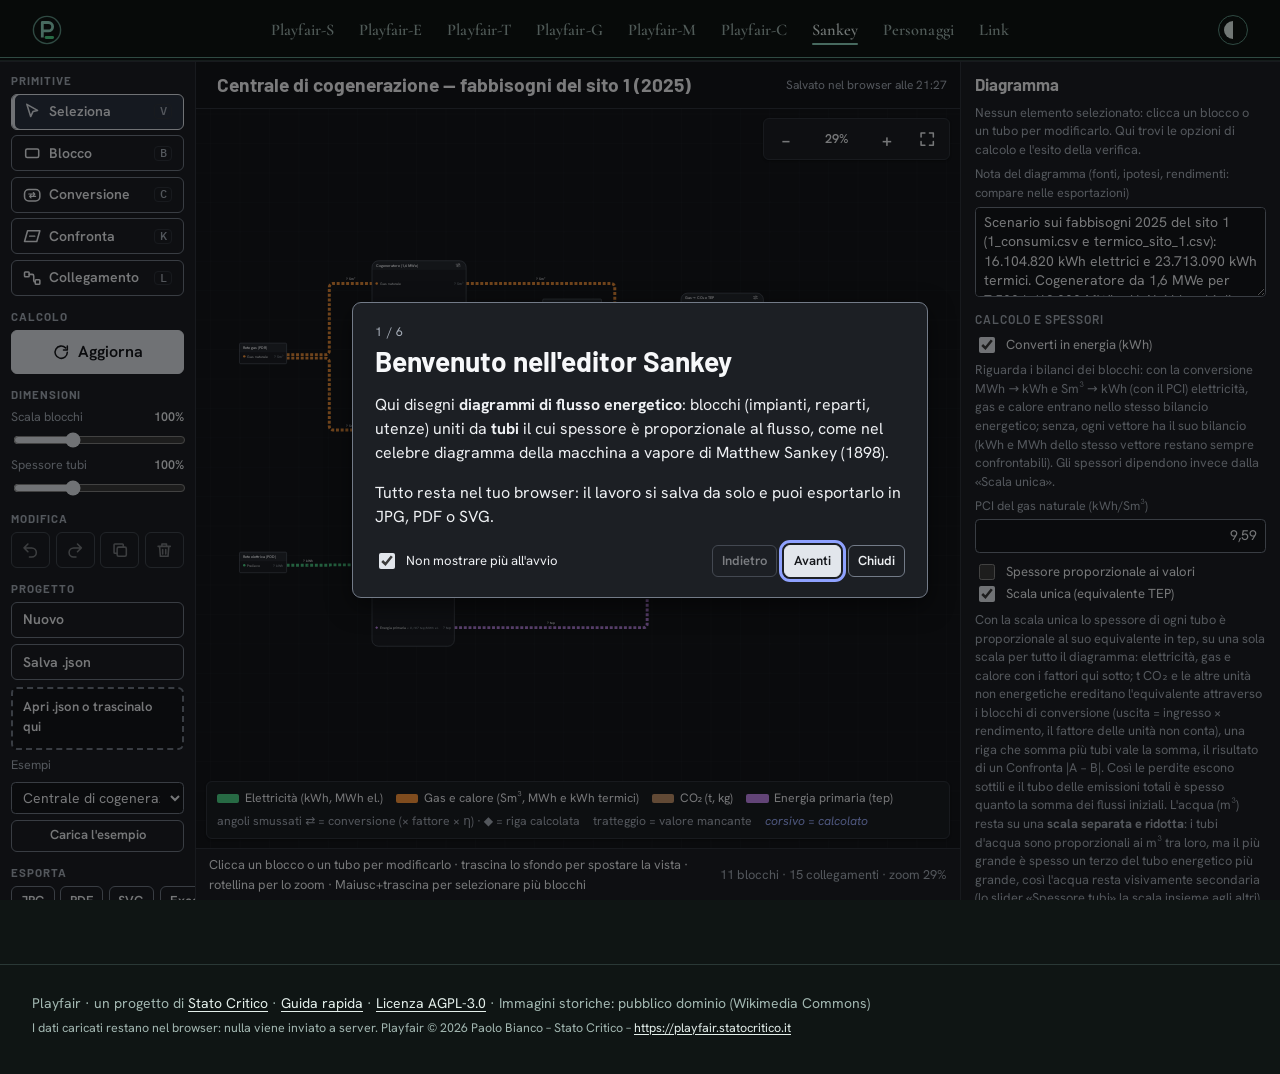
<file: sankey.html>
<!DOCTYPE html>
<html lang="it">
<head>
<meta charset="utf-8">
<meta name="viewport" content="width=device-width, initial-scale=1">
<title>Sankey — editor di diagrammi di flusso energetico · Playfair</title>
<meta name="description" content="Disegna diagrammi di Sankey a blocchi: flussi di elettricità, gas, calore, acqua e CO₂ con spessori proporzionali, verifica dei bilanci, calcolo dei valori mancanti ed esportazione in JPG, PDF, SVG ed Excel. Tutto nel browser.">
<link rel="icon" href="img/favicon.svg" type="image/svg+xml">
<script>try{var r=document.documentElement,t=localStorage.getItem('pf-tema'),s=localStorage.getItem('pf-schema');if(t)r.dataset.theme=t;if(s)r.dataset.schema=s;}catch(e){}</script>
<link rel="stylesheet" href="assets/tema.css">
<link rel="stylesheet" href="assets/area.css">
<link rel="stylesheet" href="assets/sito.css">
<link rel="stylesheet" href="assets/steampunk.css">
<link rel="stylesheet" href="assets/sankey.css">
</head>
<body class="sk-pagina">
<header class="pf-testata">
  <a class="pf-marchio" href="index.html" aria-label="Playfair, home"><svg viewBox="0 0 32 32" aria-hidden="true" focusable="false"><circle cx="16" cy="16" r="14.5" fill="none" stroke="var(--ottone)" stroke-width="1.5"></circle><path d="M11 24V8h6.5a4.5 4.5 0 0 1 0 9H11" fill="none" stroke="var(--primario)" stroke-width="3" stroke-linejoin="round"></path><path d="M15 24h7" stroke="var(--flusso-el)" stroke-width="3" stroke-linecap="round"></path></svg></a>
  <button class="pf-menu-apri" aria-expanded="false" aria-controls="pf-menu">Menu</button>
  <nav class="pf-menu" id="pf-menu" aria-label="Strumenti">
    <a href="playfair-s.html" data-tip="Site — analisi del singolo sito: costi e consumi di elettricità, gas, calore e acqua">Playfair-S</a>
    <a href="playfair-e.html" data-tip="Electric — curve di carico elettriche quartorarie: profili, mappe orarie, picchi e base">Playfair-E</a>
    <a href="playfair-t.html" data-tip="Thermal — consumi termici ed elettrici, simulazione di cogenerazione e valutazione economica">Playfair-T</a>
    <a href="playfair-g.html" data-tip="Group — analisi di un gruppo di sedi: consumo specifico, incidenza sul totale, Pareto e mappa a 4 quadranti">Playfair-G</a>
    <a href="playfair-m.html" data-tip="Money — confronto di investimenti energetici: VAN, TIR, ROI, WACC e flussi di cassa">Playfair-M</a>
    <a href="playfair-c.html" data-tip="Cusum — regressione, residui e carta CUSUM secondo ISO 50006">Playfair-C</a>
    <a href="sankey.html" aria-current="page" data-tip="Sankey — disegna diagrammi di flusso energetico a blocchi e verifica i bilanci">Sankey</a>
    <a href="personaggi.html" data-tip="William Playfair e Matthew H. P. R. Sankey: chi erano">Personaggi</a>
    <a href="link.html" data-tip="Link — Stato Critico, EuGEnio, Pseudomania, Bordo Vasca e i corsi Festo Academy">Link</a>
  </nav>
  <button class="pf-tema" type="button" aria-label="Cambia tema chiaro/scuro">◐</button>
</header>

<main class="sk-app pf-area" id="sk-app">
  <h1 class="sk-sr">Sankey — editor di diagrammi di flusso energetico</h1>

  <!-- ============ MENU A SINISTRA ============ -->
  <aside class="sk-strumenti" aria-label="Strumenti del diagramma">
    <section class="sk-gruppo" aria-labelledby="sk-g-prim">
      <h2 id="sk-g-prim" class="sk-gruppo-tit">Primitive</h2>
      <div class="sk-primitive" role="toolbar" aria-label="Modalità di disegno">
        <button type="button" class="sk-btn sk-prim" data-modo="seleziona" aria-pressed="true" data-tip="Seleziona e sposta blocchi e collegamenti (V). Maiusc+trascina: selezione a riquadro">
          <svg viewBox="0 0 24 24" aria-hidden="true"><path d="M5 3l14 8-6 1.5L10 19z"/></svg><span>Seleziona</span><kbd>V</kbd>
        </button>
        <button type="button" class="sk-btn sk-prim" data-modo="blocco" aria-pressed="false" data-tip="Blocco: clicca nell'area di disegno per creare un blocco (B). Esc per uscire">
          <svg viewBox="0 0 24 24" aria-hidden="true"><rect x="3.5" y="6.5" width="17" height="11" rx="2"/></svg><span>Blocco</span><kbd>B</kbd>
        </button>
        <button type="button" class="sk-btn sk-prim" data-modo="conversione" aria-pressed="false" data-tip="Conversione: clicca nell'area per creare un blocco che trasforma un vettore in un altro (ingresso × fattore × rendimento), es. kWh → t CO₂, Sm³ → MWh, kWh → tep (C). Esc per uscire">
          <svg viewBox="0 0 24 24" aria-hidden="true"><rect x="2" y="4.5" width="20" height="15" rx="5.5"/><path d="M7.5 10.5h8M13.5 8.5l2 2-2 2M16.5 13.5h-8M10.5 11.5l-2 2 2 2" stroke-width="1.5"/></svg><span>Conversione</span><kbd>C</kbd>
        </button>
        <button type="button" class="sk-btn sk-prim" data-modo="confronto" aria-pressed="false" data-tip="Confronta: clicca nell'area per creare un blocco che sottrae due scenari, A − B (riduzione o aumento, assoluto e %) (K). Esc per uscire">
          <svg viewBox="0 0 24 24" aria-hidden="true"><path d="M6 5h16l-4 14H2z"/><path d="M8.5 12h7" stroke-width="1.6"/></svg><span>Confronta</span><kbd>K</kbd>
        </button>
        <button type="button" class="sk-btn sk-prim" data-modo="collegamento" aria-pressed="false" data-tip="Collegamento: clicca il dato di partenza e poi quello di arrivo (L). Esc per uscire">
          <svg viewBox="0 0 24 24" aria-hidden="true"><rect x="2" y="4" width="6" height="6" rx="1"/><rect x="16" y="14" width="6" height="6" rx="1"/><path d="M8 7h4a2 2 0 0 1 2 2v6a2 2 0 0 0 2 2" fill="none"/></svg><span>Collegamento</span><kbd>L</kbd>
        </button>
      </div>
    </section>

    <section class="sk-gruppo" aria-labelledby="sk-g-calc">
      <h2 id="sk-g-calc" class="sk-gruppo-tit">Calcolo</h2>
      <button type="button" id="sk-aggiorna" class="sk-btn sk-primario" data-tip="Aggiorna (A): spessori proporzionali ai valori, verifica dei bilanci e calcolo delle caselle vuote">
        <svg viewBox="0 0 24 24" aria-hidden="true"><path d="M20 12a8 8 0 1 1-2.3-5.6M20 4v5h-5" fill="none"/></svg><span>Aggiorna</span>
      </button>
    </section>

    <section class="sk-gruppo" aria-labelledby="sk-g-dim">
      <h2 id="sk-g-dim" class="sk-gruppo-tit">Dimensioni</h2>
      <label class="sk-cursore" data-tip="Ingrandisce o riduce tutti i blocchi insieme; i centri dei blocchi restano dove sono">
        <span>Scala blocchi <output id="sk-scala-blocchi-val">100%</output></span>
        <input type="range" id="sk-scala-blocchi" min="50" max="200" step="5" value="100">
      </label>
      <label class="sk-cursore" data-tip="Ispessisce o assottiglia tutti i tubi insieme, mantenendo le proporzioni tra loro. L’acqua resta su una scala separata e ridotta: al massimo un terzo del tubo energetico più spesso">
        <span>Spessore tubi <output id="sk-scala-tubi-val">100%</output></span>
        <input type="range" id="sk-scala-tubi" min="50" max="200" step="5" value="100">
      </label>
    </section>

    <section class="sk-gruppo" aria-labelledby="sk-g-mod">
      <h2 id="sk-g-mod" class="sk-gruppo-tit">Modifica</h2>
      <div class="sk-griglia-btn">
        <button type="button" class="sk-btn sk-icona" id="sk-annulla" data-tip="Annulla (Ctrl+Z)" aria-label="Annulla"><svg viewBox="0 0 24 24" aria-hidden="true"><path d="M9 14L4 9l5-5M4 9h10a6 6 0 0 1 0 12h-3" fill="none"/></svg></button>
        <button type="button" class="sk-btn sk-icona" id="sk-ripeti" data-tip="Ripeti (Ctrl+Y)" aria-label="Ripeti"><svg viewBox="0 0 24 24" aria-hidden="true"><path d="M15 14l5-5-5-5M20 9H10a6 6 0 0 0 0 12h3" fill="none"/></svg></button>
        <button type="button" class="sk-btn sk-icona" id="sk-duplica" data-tip="Duplica la selezione (Ctrl+D)" aria-label="Duplica"><svg viewBox="0 0 24 24" aria-hidden="true"><rect x="8" y="8" width="12" height="12" rx="2" fill="none"/><path d="M16 8V5a1 1 0 0 0-1-1H5a1 1 0 0 0-1 1v10a1 1 0 0 0 1 1h3" fill="none"/></svg></button>
        <button type="button" class="sk-btn sk-icona" id="sk-elimina" data-tip="Elimina la selezione (Canc)" aria-label="Elimina"><svg viewBox="0 0 24 24" aria-hidden="true"><path d="M4 7h16M10 11v6M14 11v6M6 7l1 13h10l1-13M9 7V4h6v3" fill="none"/></svg></button>
      </div>
    </section>

    <section class="sk-gruppo" aria-labelledby="sk-g-file">
      <h2 id="sk-g-file" class="sk-gruppo-tit">Progetto</h2>
      <button type="button" class="sk-btn" id="sk-nuovo" data-tip="Nuovo diagramma vuoto (il precedente si può recuperare con Annulla)"><span>Nuovo</span></button>
      <button type="button" class="sk-btn" id="sk-salva" data-tip="Salva il progetto come file .json (Ctrl+S)"><span>Salva .json</span></button>
      <label class="sk-apri" data-tip="Apri un progetto .json salvato in precedenza (puoi anche trascinarlo sulla pagina)">
        <span class="sk-apri-tit">Apri .json o trascinalo qui</span>
        <input type="file" id="sk-file" accept=".json,application/json" aria-label="Apri progetto JSON">
      </label>
      <label class="sk-campo-inline" for="sk-esempio">Esempi</label>
      <div class="sk-colonna-ctl">
        <select id="sk-esempio" aria-label="Esempio da caricare">
          <option value="cogenerazione">Centrale di cogenerazione (sito 1)</option>
          <option value="ospedale">Ospedale (sito 4): elettricità, gas, acqua, CO₂, TEP</option>
          <option value="sito1">Sito 1 (2025)</option>
          <option value="sito2">Sito 2 (2025)</option>
          <option value="sito3">Sito 3 (2025)</option>
          <option value="sito45">Sito 4 e 5 (2025)</option>
          <option value="sito6">Sito 6 (2025)</option>
          <option value="caldaie">Caldaia tradizionale vs a condensazione</option>
          <option value="vapore">Macchina a vapore (Sankey, 1898)</option>
        </select>
        <button type="button" class="sk-btn sk-piccolo" id="sk-carica-esempio" data-tip="Carica l'esempio scelto (sostituisce il diagramma; Ctrl+Z per tornare indietro)">Carica l'esempio</button>
      </div>
    </section>

    <section class="sk-gruppo" aria-labelledby="sk-g-esp">
      <h2 id="sk-g-esp" class="sk-gruppo-tit">Esporta</h2>
      <div class="sk-griglia-btn">
        <button type="button" class="sk-btn sk-piccolo" id="sk-esp-jpg" data-tip="Immagine JPG ad alta risoluzione con titolo, legenda e data">JPG</button>
        <button type="button" class="sk-btn sk-piccolo" id="sk-esp-pdf" data-tip="PDF vettoriale A4 con titolo, nota, legenda e data, impaginato per la stampa">PDF</button>
        <button type="button" class="sk-btn sk-piccolo" id="sk-esp-svg" data-tip="SVG vettoriale, modificabile con Inkscape o Illustrator">SVG</button>
        <button type="button" class="sk-btn sk-piccolo" id="sk-esp-xlsx" data-tip="Cartella Excel: immagine del diagramma e tabelle dei blocchi e dei flussi (sorgente, destinazione, valore, unità, equivalente in tep)">Excel</button>
      </div>
      <div class="sk-riga-ctl">
        <label for="sk-formato" class="sk-campo-inline">PDF A4</label>
        <select id="sk-formato" data-tip="Il PDF è sempre in A4, impaginato in modo compatto per restare leggibile; l'orientamento automatico sceglie quello che rende il diagramma più grande"><option value="auto">orientamento automatico</option><option value="landscape">orizzontale</option><option value="portrait">verticale</option></select>
      </div>
      <label class="sk-check"><input type="checkbox" id="sk-esp-esito"> Mostra esito verifica</label>
    </section>

    <section class="sk-gruppo" aria-labelledby="sk-g-aiuto">
      <h2 id="sk-g-aiuto" class="sk-gruppo-tit">Aiuto</h2>
      <button type="button" class="sk-btn" id="sk-tutorial-apri" data-tip="Rivedi la mini guida introduttiva"><span>Guida introduttiva</span></button>
      <details class="sk-tasti">
        <summary>Scorciatoie da tastiera</summary>
        <dl>
          <dt>B · C · K</dt><dd>Blocco · Conversione · Confronta</dd>
          <dt>L · V</dt><dd>Collegamento · Seleziona</dd>
          <dt>A</dt><dd>Aggiorna</dd>
          <dt>Canc</dt><dd>Elimina selezione</dd>
          <dt>Esc</dt><dd>Esci dalla modalità / deseleziona</dd>
          <dt>Frecce</dt><dd>Sposta (Maiusc: ×5)</dd>
          <dt>Ctrl+Z · Ctrl+Y</dt><dd>Annulla · Ripeti</dd>
          <dt>Ctrl+D · Ctrl+A</dt><dd>Duplica · Seleziona tutto</dd>
          <dt>Ctrl+S</dt><dd>Salva .json</dd>
          <dt>+ · − · 0</dt><dd>Zoom · Adatta alla vista</dd>
          <dt>Spazio+trascina</dt><dd>Sposta la vista</dd>
          <dt>Invio · F2</dt><dd>Modifica il blocco selezionato</dd>
        </dl>
      </details>
    </section>
  </aside>

  <!-- ============ AREA DI DISEGNO ============ -->
  <section class="sk-area" aria-label="Area di disegno">
    <div class="sk-testa-area">
      <label for="sk-titolo" class="sk-sr">Titolo del diagramma</label>
      <input id="sk-titolo" class="sk-titolo" type="text" maxlength="120" value="Diagramma di Sankey" data-tip="Titolo del diagramma: compare anche nelle esportazioni">
      <span id="sk-salvato" class="sk-salvato" aria-live="off"></span>
      <button type="button" class="sk-btn sk-piccolo sk-pannello-apri" id="sk-pannello-apri" aria-controls="sk-pannello" aria-expanded="false">Proprietà</button>
    </div>
    <div class="sk-tela-box" id="sk-tela-box">
      <svg id="sk-tela" class="sk-tela modo-seleziona" tabindex="0" role="application" aria-roledescription="area di disegno" aria-label="Diagramma di Sankey. Usa B per creare blocchi, C per i blocchi di conversione, K per i confronti, L per i collegamenti, Tab per spostarti tra gli elementi." aria-describedby="sk-stato-testo" xmlns="http://www.w3.org/2000/svg">
        <defs>
          <pattern id="sk-griglia-fine" width="10" height="10" patternUnits="userSpaceOnUse"><path d="M10 0H0V10" class="sk-griglia-l1"/></pattern>
          <pattern id="sk-griglia-grossa" width="100" height="100" patternUnits="userSpaceOnUse"><rect width="100" height="100" fill="url(#sk-griglia-fine)"/><path d="M100 0H0V100" class="sk-griglia-l2"/></pattern>
        </defs>
        <g id="sk-mondo">
          <rect id="sk-griglia" class="sk-sfondo" x="-5000" y="-5000" width="10000" height="10000" fill="url(#sk-griglia-grossa)"/>
          <g id="sk-contenuto"></g>
          <g id="sk-sovra" pointer-events="none"></g>
        </g>
      </svg>
      <div class="sk-zoom" role="group" aria-label="Zoom">
        <button type="button" class="sk-btn sk-icona" id="sk-zoom-meno" data-tip="Riduci (−)" aria-label="Riduci">−</button>
        <button type="button" class="sk-btn sk-zoom-val" id="sk-zoom-100" data-tip="Zoom al 100%">100%</button>
        <button type="button" class="sk-btn sk-icona" id="sk-zoom-piu" data-tip="Ingrandisci (+)" aria-label="Ingrandisci">+</button>
        <button type="button" class="sk-btn sk-icona" id="sk-adatta" data-tip="Adatta alla vista (0)" aria-label="Adatta alla vista"><svg viewBox="0 0 24 24" aria-hidden="true"><path d="M4 9V4h5M20 9V4h-5M4 15v5h5M20 15v5h-5" fill="none"/></svg></button>
      </div>
      <div class="sk-legenda" id="sk-legenda" aria-label="Legenda"></div>
      <div class="sk-vuoto" id="sk-vuoto" hidden>
        <p><strong>L'area è vuota.</strong> Premi <kbd>B</kbd> e clicca qui per creare un blocco, oppure carica un esempio dal menu.</p>
      </div>
    </div>
    <div class="sk-stato" id="sk-stato">
      <span id="sk-stato-testo" role="status" aria-live="polite"></span>
      <span id="sk-stato-info" class="sk-stato-info"></span>
    </div>
  </section>

  <!-- ============ PANNELLO PROPRIETÀ ============ -->
  <aside class="sk-pannello" id="sk-pannello" aria-label="Proprietà">
    <div id="sk-pannello-corpo"></div>
  </aside>
</main>

<footer class="pf-piede">
  <p>Playfair · un progetto di <a href="https://statocritico.it">Stato Critico</a> · <a href="guida-rapida.pdf">Guida rapida</a> · <a href="licenza.html">Licenza AGPL-3.0</a> · Immagini storiche: pubblico dominio (Wikimedia Commons)</p>
  <p class="pf-piede-nota">I dati caricati restano nel browser: nulla viene inviato a server. <span class="pf-piede-attribuzione">Playfair © 2026 Paolo Bianco – Stato Critico – <a href="https://playfair.statocritico.it">https://playfair.statocritico.it</a></span></p>
</footer>

<dialog class="sk-dialogo pf-area" id="sk-tutorial" aria-labelledby="sk-tut-tit">
  <form method="dialog" class="sk-tut">
    <p class="sk-tut-passo" id="sk-tut-passo">1 / 6</p>
    <h2 id="sk-tut-tit">Benvenuto nell'editor Sankey</h2>
    <div id="sk-tut-testo"></div>
    <div class="sk-tut-azioni">
      <label class="sk-check"><input type="checkbox" id="sk-tut-nonpiu" checked> Non mostrare più all'avvio</label>
      <span class="sk-spazio"></span>
      <button type="button" class="sk-btn sk-piccolo" id="sk-tut-indietro">Indietro</button>
      <button type="button" class="sk-btn sk-piccolo sk-primario" id="sk-tut-avanti">Avanti</button>
      <button type="submit" class="sk-btn sk-piccolo" id="sk-tut-chiudi" aria-label="Chiudi la guida">Chiudi</button>
    </div>
  </form>
</dialog>

<script src="assets/vendor/jspdf.umd.min.js" defer></script>
<script src="assets/sankey.js" defer></script>
<script src="assets/sito.js" defer></script>
</body>
</html>
</file>
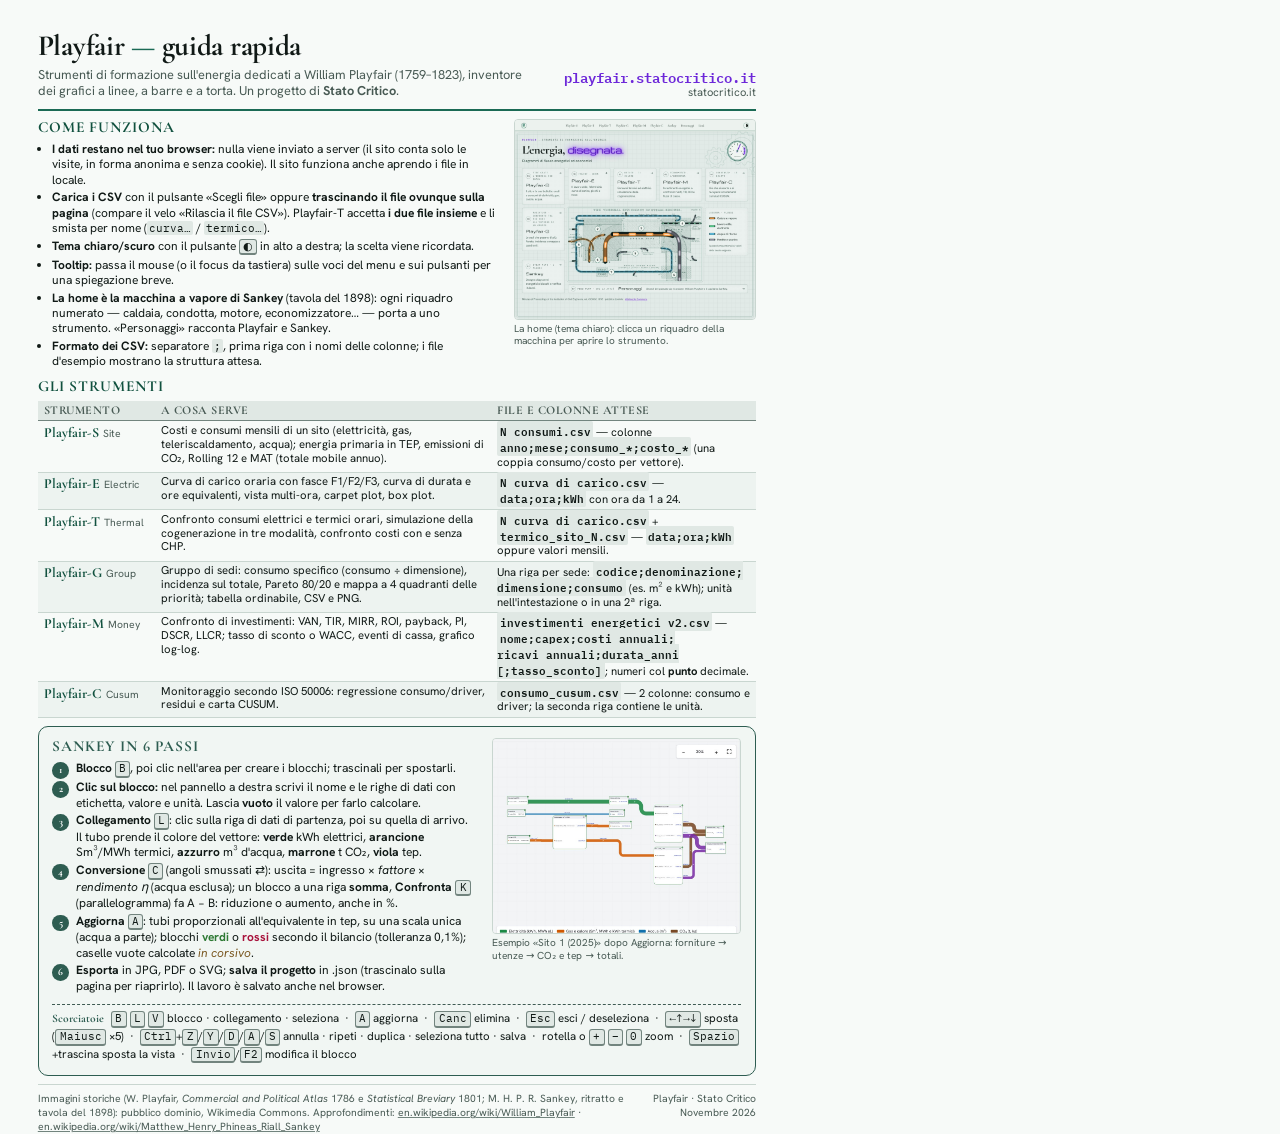
<file: docs/guida-rapida.html>
<!doctype html>
<html lang="it" data-theme="light">
<head>
<meta charset="utf-8">
<title>Playfair — guida rapida</title>
<!-- Sorgente di ../guida-rapida.pdf. Rigenera con: python3 docs/guida-rapida.py -->
<link rel="stylesheet" href="../assets/tema.css">
<style>
  @page { size: A4; margin: 0; }
  * { box-sizing: border-box; }
  html, body { margin: 0; padding: 0; }
  body {
    width: 210mm; height: 297mm; overflow: hidden;
    padding: 8mm 10mm 6mm;
    font-family: var(--testo); font-size: 9pt; line-height: 1.28;
    color: var(--inchiostro); background: var(--foglio);
    -webkit-print-color-adjust: exact; print-color-adjust: exact;
    display: flex; flex-direction: column; gap: 2.2mm;
  }
  h1, h2, h3 { font-family: var(--titoli); margin: 0; line-height: 1.1; }
  a { color: var(--primario-forte); text-decoration: none; }
  code, kbd, .mono { font-family: var(--mono); font-size: 8.2pt; }
  kbd { display: inline-block; padding: 0 .3em; border: 1px solid var(--bordo); border-bottom-width: 2px;
        border-radius: 3px; background: var(--rialzo); line-height: 1.25; }
  code { background: var(--rialzo); padding: 0 .2em; border-radius: 2px; }
  p { margin: 0; }
  ul, ol { margin: 0; padding-left: 1.15em; }
  li { margin: 0 0 .6mm; }
  li:last-child { margin-bottom: 0; }

  /* testata */
  .testa { display: flex; align-items: flex-end; justify-content: space-between; gap: 6mm;
           border-bottom: 2.2pt solid var(--primario); padding-bottom: 2.4mm; }
  .testa h1 { font-size: 22pt; font-weight: 700; letter-spacing: -.01em; }
  .testa h1 span { color: var(--primario); }
  .testa .sotto { margin-top: 1.2mm; color: var(--tenue); font-size: 9.6pt; }
  .testa .url { font-family: var(--mono); font-size: 10.5pt; font-weight: 600; color: var(--bp-luce); text-align: right; white-space: nowrap; }
  .testa .url small { display: block; font-family: var(--testo); font-weight: 400; font-size: 8.4pt; color: var(--tenue); }

  h2 { font-size: 11.5pt; font-weight: 700; color: var(--primario-forte); text-transform: uppercase;
       letter-spacing: .06em; margin-bottom: 1.6mm; }

  .riga1 { display: grid; grid-template-columns: 1fr 64mm; gap: 5mm; align-items: start; }
  figure { margin: 0; }
  figure img { display: block; width: 100%; border: 1px solid var(--linea); border-radius: var(--r-s); }
  figcaption { font-size: 7.6pt; color: var(--tenue); margin-top: .8mm; line-height: 1.25; }

  /* tabella strumenti */
  table { width: 100%; border-collapse: collapse; font-size: 8.5pt; line-height: 1.22; table-layout: fixed; }
  th, td { text-align: left; vertical-align: top; padding: .65mm 1.6mm; border-bottom: 1px solid var(--linea); }
  thead th { background: var(--rialzo); font-family: var(--titoli); font-weight: 700; font-size: 9pt;
             text-transform: uppercase; letter-spacing: .04em; color: var(--tenue); border-bottom: 1.2pt solid var(--bordo); }
  td.nome { font-family: var(--titoli); font-weight: 700; font-size: 10.5pt; white-space: nowrap; color: var(--primario-forte); }
  td.nome small { display: inline; margin-left: 1mm; font-family: var(--testo); font-weight: 400; font-size: 7.8pt; color: var(--tenue); }
  th.c1 { width: 31mm; } th.c3 { width: 70mm; }
  td code { font-weight: 600; overflow-wrap: anywhere; }
  tbody tr:nth-child(even) td { background: color-mix(in srgb, var(--rialzo) 45%, transparent); }

  /* sankey */
  .sankey { display: grid; grid-template-columns: 1fr 66mm; gap: 2mm 5mm; align-items: start;
            border: 1.2pt solid var(--bp-linea); border-radius: var(--r-l); padding: 3mm 3.6mm;
            background: var(--bp-fondo-2); }
  .sankey h2 { color: var(--bp-linea); }
  .sankey ol { padding-left: 0; list-style: none; counter-reset: p; }
  .sankey ol li { counter-increment: p; position: relative; padding-left: 6.2mm; margin-bottom: .6mm; }
  .sankey ol li::before { content: counter(p); position: absolute; left: 0; top: .2mm; width: 4.4mm; height: 4.4mm;
       border-radius: 50%; background: var(--bp-linea); color: #fff; font: 700 7.8pt/4.4mm var(--titoli); text-align: center; }
  .el { color: var(--flusso-el); font-weight: 700; } .th { color: var(--flusso-th); font-weight: 700; }
  .ac { color: var(--flusso-acqua); font-weight: 700; } .co { color: var(--flusso-co2); font-weight: 700; } .tp { color: var(--flusso-tep); font-weight: 700; }
  .ok { color: var(--successo); font-weight: 700; } .ko { color: var(--errore); font-weight: 700; }
  .calc { color: var(--segno); font-style: italic; }
  .scorc { margin-top: 0; padding-top: 1.4mm; border-top: 1px dashed var(--bp-tenue); font-size: 8.6pt; line-height: 1.55; }
  .scorc b { font-family: var(--titoli); color: var(--bp-linea); margin-right: 1mm; }

  .piede { margin-top: auto; border-top: 1px solid var(--linea); padding-top: 1.8mm; font-size: 7.8pt; color: var(--tenue);
           display: flex; justify-content: space-between; gap: 5mm; line-height: 1.35; }
  .piede a { color: var(--tenue); text-decoration: underline; text-decoration-color: var(--bordo); }
</style>
</head>
<body>

<header class="testa">
  <div>
    <h1>Playfair <span>—</span> guida rapida</h1>
    <p class="sotto">Strumenti di formazione sull'energia dedicati a William Playfair (1759–1823), inventore dei grafici a linee, a barre e a torta.
      Un progetto di <strong>Stato Critico</strong>.</p>
  </div>
  <div class="url">playfair.statocritico.it<small>statocritico.it</small></div>
</header>

<section class="riga1">
  <div>
    <h2>Come funziona</h2>
    <ul>
      <li><strong>I dati restano nel tuo browser:</strong> nulla viene inviato a server (il sito conta solo le visite, in forma anonima e senza cookie). Il sito funziona anche aprendo i file in locale.</li>
      <li><strong>Carica i CSV</strong> con il pulsante «Scegli file» oppure <strong>trascinando il file ovunque sulla pagina</strong> (compare il velo «Rilascia il file CSV»).
        Playfair-T accetta <strong>i due file insieme</strong> e li smista per nome (<code>curva…</code> / <code>termico…</code>).</li>
      <li><strong>Tema chiaro/scuro</strong> con il pulsante <kbd>◐</kbd> in alto a destra; la scelta viene ricordata.</li>
      <li><strong>Tooltip:</strong> passa il mouse (o il focus da tastiera) sulle voci del menu e sui pulsanti per una spiegazione breve.</li>
      <li><strong>La home è la macchina a vapore di Sankey</strong> (tavola del 1898): ogni riquadro numerato — caldaia, condotta, motore, economizzatore… — porta a uno strumento. «Personaggi» racconta Playfair e Sankey.</li>
      <li><strong>Formato dei CSV:</strong> separatore <code>;</code>, prima riga con i nomi delle colonne; i file d'esempio mostrano la struttura attesa.</li>
    </ul>
  </div>
  <figure>
    <img src="guida-img/home.jpg" alt="La home di Playfair: la macchina a vapore di Sankey con i riquadri degli strumenti">
    <figcaption>La home (tema chiaro): clicca un riquadro della macchina per aprire lo strumento.</figcaption>
  </figure>
</section>

<section>
  <h2>Gli strumenti</h2>
  <table>
    <thead><tr><th class="c1">Strumento</th><th>A cosa serve</th><th class="c3">File e colonne attese</th></tr></thead>
    <tbody>
      <tr><td class="nome">Playfair-S<small>Site</small></td>
        <td>Costi e consumi mensili di un sito (elettricità, gas, teleriscaldamento, acqua); energia primaria in TEP, emissioni di CO₂, Rolling 12 e MAT (totale mobile annuo).</td>
        <td class="file"><code>N_consumi.csv</code> — colonne <code>anno;mese;consumo_*;costo_*</code> (una coppia consumo/costo per vettore).</td></tr>
      <tr><td class="nome">Playfair-E<small>Electric</small></td>
        <td>Curva di carico oraria con fasce F1/F2/F3, curva di durata e ore equivalenti, vista multi-ora, carpet plot, box plot.</td>
        <td class="file"><code>N_curva_di_carico.csv</code> — <code>data;ora;kWh</code> con ora da 1 a 24.</td></tr>
      <tr><td class="nome">Playfair-T<small>Thermal</small></td>
        <td>Confronto consumi elettrici e termici orari, simulazione della cogenerazione in tre modalità, confronto costi con e senza CHP.</td>
        <td class="file"><code>N_curva_di_carico.csv</code> + <code>termico_sito_N.csv</code> — <code>data;ora;kWh</code> oppure valori mensili.</td></tr>
      <tr><td class="nome">Playfair-G<small>Group</small></td>
        <td>Gruppo di sedi: consumo specifico (consumo ÷ dimensione), incidenza sul totale, Pareto 80/20 e mappa a 4 quadranti delle priorità; tabella ordinabile, CSV e PNG.</td>
        <td class="file">Una riga per sede: <code>codice;<wbr>denominazione;<wbr>dimensione;<wbr>consumo</code> (es. m² e kWh); unità nell'intestazione o in una 2ª riga.</td></tr>
      <tr><td class="nome">Playfair-M<small>Money</small></td>
        <td>Confronto di investimenti: VAN, TIR, MIRR, ROI, payback, PI, DSCR, LLCR; tasso di sconto o WACC, eventi di cassa, grafico log-log.</td>
        <td class="file"><code>investimenti_energetici_v2.csv</code> — <code>nome;<wbr>capex;<wbr>costi_annuali;<wbr>ricavi_annuali;<wbr>durata_anni<wbr>[;tasso_sconto]</code>; numeri col <strong>punto</strong> decimale.</td></tr>
      <tr><td class="nome">Playfair-C<small>Cusum</small></td>
        <td>Monitoraggio secondo ISO 50006: regressione consumo/driver, residui e carta CUSUM.</td>
        <td class="file"><code>consumo_cusum.csv</code> — 2 colonne: consumo e driver; la seconda riga contiene le unità.</td></tr>
    </tbody>
  </table>
</section>

<section class="sankey">
  <div>
    <h2>Sankey in 6 passi</h2>
    <ol>
      <li><strong>Blocco</strong> <kbd>B</kbd>, poi clic nell'area per creare i blocchi; trascinali per spostarli.</li>
      <li><strong>Clic sul blocco:</strong> nel pannello a destra scrivi il nome e le righe di dati con etichetta, valore e unità. Lascia <strong>vuoto</strong> il valore per farlo calcolare.</li>
      <li><strong>Collegamento</strong> <kbd>L</kbd>: clic sulla riga di dati di partenza, poi su quella di arrivo. Il tubo prende il colore del vettore:
        <span class="el">verde</span> kWh elettrici, <span class="th">arancione</span> Sm³/MWh termici, <span class="ac">azzurro</span> m³ d'acqua, <span class="co">marrone</span> t CO₂, <span class="tp">viola</span> tep.</li>
      <li><strong>Conversione</strong> <kbd>C</kbd> (angoli smussati ⇄): uscita = ingresso × <em>fattore</em> × <em>rendimento η</em> (acqua esclusa); un blocco a una riga <strong>somma</strong>, <strong>Confronta</strong> <kbd>K</kbd> (parallelogramma) fa A − B: riduzione o aumento, anche in %.</li>
      <li><strong>Aggiorna</strong> <kbd>A</kbd>: tubi proporzionali all'equivalente in tep, su una scala unica (acqua a parte); blocchi <span class="ok">verdi</span> o <span class="ko">rossi</span> secondo il bilancio (tolleranza 0,1%); caselle vuote calcolate <span class="calc">in corsivo</span>.</li>
      <li><strong>Esporta</strong> in JPG, PDF o SVG; <strong>salva il progetto</strong> in .json (trascinalo sulla pagina per riaprirlo). Il lavoro è salvato anche nel browser.</li>
    </ol>
  </div>
  <figure>
    <img src="guida-img/sankey.jpg" alt="L'editor Sankey con l'esempio Sito 1 caricato e i bilanci verificati">
    <figcaption>Esempio «Sito 1 (2025)» dopo Aggiorna: forniture → utenze → CO₂ e tep → totali.</figcaption>
  </figure>
  <p class="scorc" style="grid-column: 1 / -1">
    <b>Scorciatoie</b>
    <kbd>B</kbd> <kbd>L</kbd> <kbd>V</kbd> blocco · collegamento · seleziona &nbsp;·&nbsp; <kbd>A</kbd> aggiorna &nbsp;·&nbsp; <kbd>Canc</kbd> elimina &nbsp;·&nbsp; <kbd>Esc</kbd> esci / deseleziona &nbsp;·&nbsp;
    <kbd>←↑→↓</kbd> sposta (<kbd>Maiusc</kbd> ×5) &nbsp;·&nbsp; <kbd>Ctrl</kbd>+<kbd>Z</kbd>/<kbd>Y</kbd>/<kbd>D</kbd>/<kbd>A</kbd>/<kbd>S</kbd> annulla · ripeti · duplica · seleziona tutto · salva &nbsp;·&nbsp;
    rotella o <kbd>+</kbd> <kbd>−</kbd> <kbd>0</kbd> zoom &nbsp;·&nbsp; <kbd>Spazio</kbd>+trascina sposta la vista &nbsp;·&nbsp; <kbd>Invio</kbd>/<kbd>F2</kbd> modifica il blocco
  </p>
</section>

<footer class="piede">
  <div>Immagini storiche (W. Playfair, <i>Commercial and Political Atlas</i> 1786 e <i>Statistical Breviary</i> 1801; M. H. P. R. Sankey, ritratto e tavola del 1898):
    pubblico dominio, Wikimedia Commons. Approfondimenti:
    <a href="https://en.wikipedia.org/wiki/William_Playfair">en.wikipedia.org/wiki/William_Playfair</a> ·
    <a href="https://en.wikipedia.org/wiki/Matthew_Henry_Phineas_Riall_Sankey">en.wikipedia.org/wiki/Matthew_Henry_Phineas_Riall_Sankey</a></div>
  <div style="white-space:nowrap; text-align:right">Playfair · Stato Critico<br>Novembre 2026</div>
</footer>

</body>
</html>
</file>
<file: assets/tema.css>
/* =====================================================================================================
   Playfair · tema.css — «Steampunk e neon»: tre schemi (Fredda, Aliena, Calda) x tema scuro/chiaro
   Solo variabili e caratteri della CORNICE. Nomi del contratto invariati (CONTRATTO_CSS.md, parte 1).
   Schema: attributo data-schema="fredda|aliena|calda" su <html> (manometro della home, localStorage 'pf-schema');
   senza attributo vale Aliena. Tema: data-theme="dark|light" come prima (scuro predefinito).
   Variabili AGGIUNTE: --ottone --ottone-2 --neon --neon-2 --neon-testo --tubo-metallo --tubo-vetro --neon-font
   e --fluo-el/-th/-acqua/-altro (i colori dei vettori di area.css nella versione luminosa, usati SOLO dentro i tubi
   di vetro scuro della home: il significato non cambia; i --flusso-* restano quelli di area.css).
   ===================================================================================================== */

/* ---- caratteri self-hosted (OFL 1.1, @fontsource, sottoinsieme latino) ---- */
@font-face { font-family: "Hanken Grotesk"; font-style: normal; font-weight: 400; font-display: swap; src: url("font/hanken-grotesk-latin-400-normal.woff2") format("woff2"); }
@font-face { font-family: "Hanken Grotesk"; font-style: italic; font-weight: 400; font-display: swap; src: url("font/hanken-grotesk-latin-400-italic.woff2") format("woff2"); }
@font-face { font-family: "Hanken Grotesk"; font-style: normal; font-weight: 600; font-display: swap; src: url("font/hanken-grotesk-latin-600-normal.woff2") format("woff2"); }
@font-face { font-family: "Hanken Grotesk"; font-style: normal; font-weight: 700; font-display: swap; src: url("font/hanken-grotesk-latin-700-normal.woff2") format("woff2"); }
@font-face { font-family: "Barlow"; font-style: normal; font-weight: 500; font-display: swap; src: url("font/barlow-latin-500-normal.woff2") format("woff2"); }
@font-face { font-family: "Barlow"; font-style: normal; font-weight: 600; font-display: swap; src: url("font/barlow-latin-600-normal.woff2") format("woff2"); }
@font-face { font-family: "Barlow"; font-style: normal; font-weight: 700; font-display: swap; src: url("font/barlow-latin-700-normal.woff2") format("woff2"); }
@font-face { font-family: "IBM Plex Mono"; font-style: normal; font-weight: 400; font-display: swap; src: url("font/ibm-plex-mono-latin-400-normal.woff2") format("woff2"); }
@font-face { font-family: "IBM Plex Mono"; font-style: normal; font-weight: 500; font-display: swap; src: url("font/ibm-plex-mono-latin-500-normal.woff2") format("woff2"); }
@font-face { font-family: "IBM Plex Mono"; font-style: normal; font-weight: 600; font-display: swap; src: url("font/ibm-plex-mono-latin-600-normal.woff2") format("woff2"); }
@font-face { font-family: "Marcellus"; font-style: normal; font-weight: 400; font-display: swap; src: url("font/marcellus-latin-400-normal.woff2") format("woff2"); }
@font-face { font-family: "Share Tech Mono"; font-style: normal; font-weight: 400; font-display: swap; src: url("font/share-tech-mono-latin-400-normal.woff2") format("woff2"); }
@font-face { font-family: "Playfair Display"; font-style: normal; font-weight: 500; font-display: swap; src: url("font/playfair-display-latin-500-normal.woff2") format("woff2"); }
@font-face { font-family: "Playfair Display"; font-style: normal; font-weight: 600; font-display: swap; src: url("font/playfair-display-latin-600-normal.woff2") format("woff2"); }
@font-face { font-family: "Playfair Display"; font-style: normal; font-weight: 700; font-display: swap; src: url("font/playfair-display-latin-700-normal.woff2") format("woff2"); }
@font-face { font-family: "Orbitron"; font-style: normal; font-weight: 500; font-display: swap; src: url("font/orbitron-latin-500-normal.woff2") format("woff2"); }
@font-face { font-family: "Orbitron"; font-style: normal; font-weight: 600; font-display: swap; src: url("font/orbitron-latin-600-normal.woff2") format("woff2"); }
@font-face { font-family: "Cormorant Garamond"; font-style: normal; font-weight: 500; font-display: swap; src: url("font/cormorant-garamond-latin-500-normal.woff2") format("woff2"); }
@font-face { font-family: "Cormorant Garamond"; font-style: normal; font-weight: 600; font-display: swap; src: url("font/cormorant-garamond-latin-600-normal.woff2") format("woff2"); }
@font-face { font-family: "Cormorant Garamond"; font-style: normal; font-weight: 700; font-display: swap; src: url("font/cormorant-garamond-latin-700-normal.woff2") format("woff2"); }
@font-face { font-family: "Michroma"; font-style: normal; font-weight: 400; font-display: swap; src: url("font/michroma-latin-400-normal.woff2") format("woff2"); }

/* ---------------------------------------------------------------------------------- Aliena (predefinito) */
:root, [data-theme="dark"] {
  --carta: #0f1514; --foglio: #16201e; --rialzo: #1e2a28; --tinta: #211f33; --linea: #2a3836; --bordo: #708682;
  --inchiostro: #e4efeb;   /* 15.7:1 su carta */
  --tenue: #a2b7b1;        /* 8.7:1 su carta, 7.9:1 su foglio */
  --primario: #8fd6bf;     /* 11.0:1 su carta */
  --primario-forte: #b2e8d7; --su-primario: #0f1514; /* 11.0:1 */
  --profondo: #d6c6ff; --segno: #c9a26b;
  --successo: #8fcf86; --successo-fondo: #1f2a1d; --attenzione: #f2c14e; --attenzione-fondo: #2f2715; --errore: #ff8a8a; --errore-fondo: #361a1c;
  --bp-fondo: #0b1312; --bp-fondo-2: #101e1c; --bp-linea: #a9e6d2; --bp-luce: #c6ff4a;
  --bp-griglia: rgb(111 166 150 / .07); --bp-testo: #e0f0ea; --bp-tenue: #93b5aa;
  --ottone: #5f9585; --ottone-2: #2c4440;
  --neon: #b8ff3a; --neon-2: #b47bff; --neon-testo: #efffd6; /* 16.3:1 sui riquadri */
  --tubo-metallo: #4f7f73; --tubo-vetro: #060d0c;
  --titoli: "Cormorant Garamond", Georgia, serif; --neon-font: "Michroma", "IBM Plex Mono", sans-serif;
  --ombra-1: 0 1px 2px rgb(0 0 0 / .4); --ombra-2: 0 6px 20px rgb(0 0 0 / .5); color-scheme: dark;
}
[data-theme="light"] {
  --carta: #ecf1ee; --foglio: #f7faf8; --rialzo: #e0e8e4; --tinta: #e5e0f3; --linea: #c9d6d0; --bordo: #72847e;
  --inchiostro: #101916;   /* 15.7:1 su carta */
  --tenue: #485a54;        /* 6.4:1 su carta, 7.0:1 su foglio */
  --primario: #1b6a55;     /* 5.7:1 su carta */
  --primario-forte: #11513f; --su-primario: #ffffff; /* 6.5:1 */
  --profondo: #4a2d8a; --segno: #7a5821;
  --successo: #2e7a34; --successo-fondo: #e7f2e4; --attenzione: #8a5a00; --attenzione-fondo: #fbf0d6; --errore: #a8133c; --errore-fondo: #fbe5ea;
  --bp-fondo: #e1eae6; --bp-fondo-2: #f1f6f3; --bp-linea: #2e5d51; --bp-luce: #6d28d9;
  --bp-griglia: rgb(46 93 81 / .08); --bp-testo: #0f201b; --bp-tenue: #405c53;
  --ottone: #4f8576; --ottone-2: #b5cbc3;
  --neon: #8a3dff; --neon-2: #7ad400; --neon-testo: #5317b8; /* 8.8:1 sui riquadri */
  --tubo-metallo: #3f6b60; --tubo-vetro: #08110f;
  --titoli: "Cormorant Garamond", Georgia, serif; --neon-font: "Michroma", "IBM Plex Mono", sans-serif;
  --ombra-1: 0 1px 2px rgb(40 30 20 / .08); --ombra-2: 0 6px 20px rgb(40 30 20 / .14); color-scheme: light;
}

/* ---------------------------------------------------------------------------------- Fredda */
[data-schema="fredda"] {
  --carta: #14181b; --foglio: #1c2125; --rialzo: #252b30; --tinta: #1d2b31; --linea: #323a40; --bordo: #77838c;
  --inchiostro: #e7ecee;   /* 15.0:1 su carta */
  --tenue: #a7b2ba;        /* 8.3:1 su carta, 7.5:1 su foglio */
  --primario: #8cc6cf;     /* 9.4:1 su carta */
  --primario-forte: #aed9df; --su-primario: #14181b; /* 9.4:1 */
  --profondo: #d3e4e8; --segno: #c9b98d;
  --successo: #8fcf86; --successo-fondo: #1f2a1d; --attenzione: #f2c14e; --attenzione-fondo: #2f2715; --errore: #ff8a8a; --errore-fondo: #361a1c;
  --bp-fondo: #0f171d; --bp-fondo-2: #152029; --bp-linea: #c6d8e2; --bp-luce: #5ff3ff;
  --bp-griglia: rgb(142 164 178 / .07); --bp-testo: #e1e9ed; --bp-tenue: #94a8b5;
  --ottone: #9c9478; --ottone-2: #4a4c48;
  --neon: #4cf0ff; --neon-2: #9ffaff; --neon-testo: #dcfdff; /* 15.4:1 sui riquadri */
  --tubo-metallo: #6f7b82; --tubo-vetro: #0a0f12;
  --titoli: "Marcellus", Georgia, serif; --neon-font: "Share Tech Mono", "IBM Plex Mono", monospace;
  --ombra-1: 0 1px 2px rgb(0 0 0 / .4); --ombra-2: 0 6px 20px rgb(0 0 0 / .5); color-scheme: dark;
}
[data-schema="fredda"][data-theme="light"] {
  --carta: #edf0f1; --foglio: #f9fafa; --rialzo: #e2e7e9; --tinta: #d9e8eb; --linea: #ccd4d8; --bordo: #7a858d;
  --inchiostro: #151a1e;   /* 15.3:1 su carta */
  --tenue: #4d5860;        /* 6.4:1 su carta, 7.0:1 su foglio */
  --primario: #1c6470;     /* 5.9:1 su carta */
  --primario-forte: #124c56; --su-primario: #ffffff; /* 6.8:1 */
  --profondo: #1b3a50; --segno: #75602a;
  --successo: #2e7a34; --successo-fondo: #e7f2e4; --attenzione: #8a5a00; --attenzione-fondo: #fbf0d6; --errore: #a8133c; --errore-fondo: #fbe5ea;
  --bp-fondo: #e3e8eb; --bp-fondo-2: #f3f6f7; --bp-linea: #3c5465; --bp-luce: #007d96;
  --bp-griglia: rgb(60 84 101 / .08); --bp-testo: #111f29; --bp-tenue: #435a69;
  --ottone: #8c8366; --ottone-2: #b9b6a8;
  --neon: #00c4e6; --neon-2: #5fe6ff; --neon-testo: #005d70; /* 6.9:1 sui riquadri */
  --tubo-metallo: #5e6a71; --tubo-vetro: #121a1f;
  --titoli: "Marcellus", Georgia, serif; --neon-font: "Share Tech Mono", "IBM Plex Mono", monospace;
  --ombra-1: 0 1px 2px rgb(40 30 20 / .08); --ombra-2: 0 6px 20px rgb(40 30 20 / .14); color-scheme: light;
}

/* ---------------------------------------------------------------------------------- Calda */
[data-schema="calda"] {
  --carta: #1a1612; --foglio: #231d17; --rialzo: #2d251d; --tinta: #34271a; --linea: #3c3228; --bordo: #86786a;
  --inchiostro: #f2e9dc;   /* 15.0:1 su carta */
  --tenue: #bfae98;        /* 8.3:1 su carta, 7.7:1 su foglio */
  --primario: #e0b46a;     /* 9.3:1 su carta */
  --primario-forte: #efc98a; --su-primario: #1a1612; /* 9.3:1 */
  --profondo: #f3d9b0; --segno: #e09a7a;
  --successo: #8fcf86; --successo-fondo: #1f2a1d; --attenzione: #f2c14e; --attenzione-fondo: #2f2715; --errore: #ff8a8a; --errore-fondo: #361a1c;
  --bp-fondo: #1b1611; --bp-fondo-2: #251d16; --bp-linea: #ebd2a6; --bp-luce: #ff6ad5;
  --bp-griglia: rgb(196 162 115 / .07); --bp-testo: #f1e6d4; --bp-tenue: #c2ab8c;
  --ottone: #b8945a; --ottone-2: #5a4630;
  --neon: #ff4fcf; --neon-2: #ffb3ec; --neon-testo: #ffe3f6; /* 13.9:1 sui riquadri */
  --tubo-metallo: #8a6b3e; --tubo-vetro: #120d09;
  --titoli: "Playfair Display", Georgia, serif; --neon-font: "Orbitron", "IBM Plex Mono", sans-serif;
  --ombra-1: 0 1px 2px rgb(0 0 0 / .4); --ombra-2: 0 6px 20px rgb(0 0 0 / .5); color-scheme: dark;
}
[data-schema="calda"][data-theme="light"] {
  --carta: #f4ede2; --foglio: #fbf7f0; --rialzo: #ebe2d3; --tinta: #f1e2c8; --linea: #dccfbb; --bordo: #8a7b69;
  --inchiostro: #221a12;   /* 14.7:1 su carta */
  --tenue: #5e4f3f;        /* 6.8:1 su carta, 7.4:1 su foglio */
  --primario: #87561a;     /* 5.3:1 su carta */
  --primario-forte: #6c4310; --su-primario: #ffffff; /* 6.2:1 */
  --profondo: #6b2e12; --segno: #9a3f1f;
  --successo: #2e7a34; --successo-fondo: #e7f2e4; --attenzione: #8a5a00; --attenzione-fondo: #fbf0d6; --errore: #a8133c; --errore-fondo: #fbe5ea;
  --bp-fondo: #efe5d3; --bp-fondo-2: #f8f2e7; --bp-linea: #6b4f2a; --bp-luce: #c4087f;
  --bp-griglia: rgb(107 79 42 / .08); --bp-testo: #2a1e12; --bp-tenue: #665139;
  --ottone: #a8854c; --ottone-2: #d8c6a2;
  --neon: #ff2fb9; --neon-2: #ff8fdc; --neon-testo: #a3006c; /* 6.8:1 sui riquadri */
  --tubo-metallo: #7a5a30; --tubo-vetro: #17110b;
  --titoli: "Playfair Display", Georgia, serif; --neon-font: "Orbitron", "IBM Plex Mono", sans-serif;
  --ombra-1: 0 1px 2px rgb(40 30 20 / .08); --ombra-2: 0 6px 20px rgb(40 30 20 / .14); color-scheme: light;
}

/* ---------------------------------------------------------------------------------- comuni */
:root {
  --fluo-el: #4fd68a; --fluo-th: #ff9a3d; --fluo-acqua: #4cc6f5; --fluo-altro: #9b96a6;
  --testo: "Hanken Grotesk", system-ui, -apple-system, "Segoe UI", sans-serif;
  --mono: "IBM Plex Mono", ui-monospace, "SFMono-Regular", Menlo, monospace;
  --c-xs: .78rem; --c-s: .875rem; --c-m: 1rem; --c-l: 1.125rem; --c-xl: 1.375rem; --c-2xl: 1.75rem;
  --c-h1: clamp(2rem, 1.4rem + 2.6vw, 3.25rem);
  --s1: 4px; --s2: 8px; --s3: 12px; --s4: 16px; --s5: 24px; --s6: 32px; --s7: 48px; --s8: 64px;
  --margine: clamp(16px, 3vw, 32px);
  --larghezza: 1440px;
  --raggio: 6px; --r: var(--raggio); --r-s: 4px; --r-l: 10px; --r-tondo: 999px;
  --tocco: 2.75rem;
  --alto-testata: 3.75rem;
  --durata: .18s; --ritardo-tip: .35s;
}
</file>
<file: assets/area.css>
/* =====================================================================================================
   Playfair · area.css — palette FISSA dell'AREA DI LAVORO (non fa parte del tema: non modificare per ristilare)

   Il sito ha due livelli di aspetto:
   · CORNICE  (assets/tema.css, modificabile, es. da Claude Design): testata e menu, piè di pagina, sfondo della
     pagina, pagine di testo (home, personaggi, link, licenza, 404), intestazioni degli strumenti, tooltip del menu.
   · AREA DI LAVORO (questo file): pannelli dei grafici, canvas Chart.js, KPI, tabelle dei risultati, controlli degli
     strumenti (campi, pulsanti, schede, zone di trascinamento), tutta l'app Sankey, dialoghi e avvisi degli strumenti,
     esportazioni (PNG/JPG/PDF/SVG/Excel). Palette neutra e fredda, studiata per far risaltare i colori dei dati.

   Contenitore: .pf-area (sugli strumenti insieme a .pf-app, sull'app Sankey insieme a .sk-app, sui dialoghi).
   Le regole dell'area usano solo variabili --area-* (più i colori dei dati --flusso-* e --serie-*).
   I COLORI DEI DATI (vettori energetici e serie) stanno qui e non in tema.css: hanno un significato fisso.
   La cornice può leggerli (la home blueprint e il monogramma usano --flusso-*) ma non li ridefinisce:
   area.css si carica DOPO tema.css, quindi un'eventuale ridefinizione in tema.css non avrebbe effetto.

   Modalità chiara/scura: segue l'interruttore del sito (data-theme su <html>), ma con valori propri.
   Contrasti WCAG AA verificati: testo, tenue, segno e stati ≥ 4,5:1 su fondo, pannello e rialzo; bordo ≥ 3:1.
   Documentazione: docs/CONTRATTO_CSS.md, sezione «Area di lavoro».
   ===================================================================================================== */

/* ---- caratteri dell'area (stessi file di tema.css, dichiarati anche qui: l'area non dipende dai font del tema) ---- */
@font-face { font-family: "PF Area Testo"; font-style: normal; font-weight: 400; font-display: swap; src: url("font/hanken-grotesk-latin-400-normal.woff2") format("woff2"); }
@font-face { font-family: "PF Area Testo"; font-style: italic; font-weight: 400; font-display: swap; src: url("font/hanken-grotesk-latin-400-italic.woff2") format("woff2"); }
@font-face { font-family: "PF Area Testo"; font-style: normal; font-weight: 600; font-display: swap; src: url("font/hanken-grotesk-latin-600-normal.woff2") format("woff2"); }
@font-face { font-family: "PF Area Testo"; font-style: normal; font-weight: 700; font-display: swap; src: url("font/hanken-grotesk-latin-700-normal.woff2") format("woff2"); }
@font-face { font-family: "PF Area Titoli"; font-style: normal; font-weight: 500; font-display: swap; src: url("font/barlow-latin-500-normal.woff2") format("woff2"); }
@font-face { font-family: "PF Area Titoli"; font-style: normal; font-weight: 600; font-display: swap; src: url("font/barlow-latin-600-normal.woff2") format("woff2"); }
@font-face { font-family: "PF Area Titoli"; font-style: normal; font-weight: 700; font-display: swap; src: url("font/barlow-latin-700-normal.woff2") format("woff2"); }
@font-face { font-family: "PF Area Mono"; font-style: normal; font-weight: 400; font-display: swap; src: url("font/ibm-plex-mono-latin-400-normal.woff2") format("woff2"); }
@font-face { font-family: "PF Area Mono"; font-style: normal; font-weight: 500; font-display: swap; src: url("font/ibm-plex-mono-latin-500-normal.woff2") format("woff2"); }
@font-face { font-family: "PF Area Mono"; font-style: normal; font-weight: 600; font-display: swap; src: url("font/ibm-plex-mono-latin-600-normal.woff2") format("woff2"); }

/* ---------------------------------------------------------------------------------- area scura (predefinita) */
:root, [data-theme="dark"] {
  /* superfici: grafite fredda e neutra, senza tinta di marca */
  --area-fondo: #14161a;        /* fondo del vassoio degli strumenti e dell'app Sankey, campi */
  --area-pannello: #1c1f24;     /* pannelli dei grafici, menu e pannello del Sankey, blocchi */
  --area-rialzo: #262a31;       /* KPI, intestazioni di tabella, passaggio del mouse */
  --area-tinta: #2a3240;        /* selezione, scheda/zona attiva */
  --area-linea: #30353d;        /* bordi sottili, separatori */
  --area-bordo: #737b88;        /* bordi di campi e pulsanti (≥ 3:1) */
  /* testo */
  --area-testo: #eef0f3;        /* 14,5:1 sul pannello */
  --area-tenue: #a8afba;        /* 7,5:1 sul pannello */
  --area-titolo: #f7f8fa;       /* titoli dei grafici e del Sankey, cifre in evidenza */
  /* accento: monocromatico, così i soli colori saturi dell'area sono quelli dei dati */
  --area-accento: #e2e6ec;      /* pulsante principale, scheda attiva, selezione */
  --area-accento-forte: #ffffff;
  --area-su-accento: #14161a;   /* testo sull'accento: 13:1 */
  --area-focus: #8fa2ff;        /* anello del focus da tastiera (6,9:1) */
  --area-segno: #9db0ff;        /* valori calcolati, soglie e linee di riferimento */
  --area-griglia: rgb(238 240 243 / .10);
  /* stati */
  --area-ok: #7fd08a;   --area-ok-fondo: #17261a;
  --area-warn: #f0c24f; --area-warn-fondo: #2b2513;
  --area-err: #ff8d8d;  --area-err-fondo: #341a1d;
  /* ombre */
  --area-ombra-1: 0 1px 2px rgb(0 0 0 / .35);
  --area-ombra-2: 0 8px 24px rgb(0 0 0 / .5);

  /* ---- COLORI DEI DATI (significato fisso, non di competenza del tema) ---- */
  /* serie dei grafici, in ordine fisso */
  --serie-1: #ff7a50; --serie-2: #8ccbf2; --serie-3: #f2d16b; --serie-4: #e070ad; --serie-5: #9ccf8f; --serie-6: #b9b2ad;
  /* vettori energetici */
  --flusso-el: #4fd68a;         /* verde: kWh elettrici, lavoro utile */
  --flusso-th: #ff9a3d;         /* arancione: Sm³ gas, MWh termici, calore e vapore */
  --flusso-acqua: #4cc6f5;      /* azzurro: m³ d'acqua, ritorni */
  --flusso-co2: #c4946a;        /* marrone: t CO₂ */
  --flusso-altro: #9b96a6;      /* grigio: perdite, altro */
  --flusso-tep: #c58af0;        /* viola: tep, energia primaria */
}

/* ---------------------------------------------------------------------------------- area chiara */
[data-theme="light"] {
  --area-fondo: #f3f4f6; --area-pannello: #ffffff; --area-rialzo: #eceef2; --area-tinta: #e2e8f3;
  --area-linea: #dcdfe5; --area-bordo: #7f8693;
  --area-testo: #181b20; --area-tenue: #545b67; --area-titolo: #11151b;
  --area-accento: #262d38; --area-accento-forte: #0f1319; --area-su-accento: #ffffff;
  --area-focus: #3448d1; --area-segno: #3045c2;
  --area-griglia: rgb(24 27 32 / .09);
  --area-ok: #2a7a35;   --area-ok-fondo: #e4f2e6;
  --area-warn: #845700; --area-warn-fondo: #fbf1d6;
  --area-err: #b1183f;  --area-err-fondo: #fbe6ea;
  --area-ombra-1: 0 1px 2px rgb(20 24 32 / .08);
  --area-ombra-2: 0 8px 24px rgb(20 24 32 / .16);
  --serie-1: #c43c12; --serie-2: #1f6fb4; --serie-3: #a87800; --serie-4: #b3418a; --serie-5: #4f7f22; --serie-6: #6b625d;
  --flusso-el: #1b8a45; --flusso-th: #d45a00; --flusso-acqua: #1272b0; --flusso-co2: #7a4a26; --flusso-altro: #706a7a; --flusso-tep: #7b2fa8;
}

/* ---------------------------------------------------------------------------------- comuni ai due modi */
:root {
  --area-font: "PF Area Testo", system-ui, -apple-system, "Segoe UI", sans-serif;
  --area-font-titoli: "PF Area Titoli", "PF Area Testo", system-ui, sans-serif;
  --area-font-mono: "PF Area Mono", ui-monospace, SFMono-Regular, Menlo, Consolas, monospace;
  --area-raggio: 6px; --area-r-s: 4px; --area-r-l: 10px; --area-r-tondo: 999px;
  --area-durata: .18s;

  /* alias per il codice degli artifact Playfair originali (references/design.md): puntano all'area */
  --pf-blue: var(--serie-1); --pf-green: var(--area-ok); --pf-red: var(--area-err); --pf-amber: var(--area-warn);
  --pf-bg-app: var(--area-fondo); --pf-bg-panel: var(--area-pannello); --pf-border: var(--area-linea); --pf-focus: var(--area-focus);
  --pf-text-primary: var(--area-testo); --pf-text-secondary: var(--area-tenue); --pf-text-hint: var(--area-tenue); --pf-divider: var(--area-linea);
  --pf-s1: var(--serie-1); --pf-s2: var(--serie-2); --pf-s3: var(--serie-3); --pf-s4: var(--serie-4);
}

/* ---------------------------------------------------------------------------------- contenitore dell'area
   Rete di sicurezza: dentro l'area i nomi delle variabili della cornice puntano ai valori dell'area. Il codice
   dell'area usa già solo --area-*; se però una regola o un attributo style futuro scrivesse var(--inchiostro),
   var(--primario) o var(--testo) dentro .pf-area, otterrebbe comunque la palette fissa e non quella del tema. */
.pf-area {
  --carta: var(--area-fondo); --foglio: var(--area-pannello); --rialzo: var(--area-rialzo); --tinta: var(--area-tinta);
  --linea: var(--area-linea); --bordo: var(--area-bordo); --inchiostro: var(--area-testo); --tenue: var(--area-tenue);
  --primario: var(--area-accento); --primario-forte: var(--area-accento-forte); --su-primario: var(--area-su-accento);
  --profondo: var(--area-titolo); --segno: var(--area-segno);
  --successo: var(--area-ok); --successo-fondo: var(--area-ok-fondo); --attenzione: var(--area-warn); --attenzione-fondo: var(--area-warn-fondo);
  --errore: var(--area-err); --errore-fondo: var(--area-err-fondo); --ombra-1: var(--area-ombra-1); --ombra-2: var(--area-ombra-2);
  --testo: var(--area-font); --titoli: var(--area-font-titoli); --mono: var(--area-font-mono);
  --raggio: var(--area-raggio); --r: var(--area-raggio); --r-s: var(--area-r-s); --r-l: var(--area-r-l); --r-tondo: var(--area-r-tondo);
  --durata: var(--area-durata);
  color: var(--area-testo); font-family: var(--area-font);
}
.pf-area :focus-visible { outline-color: var(--area-focus); }
.pf-area ::selection { background: color-mix(in srgb, var(--area-focus) 40%, transparent); color: var(--area-testo); }
.pf-area a { color: var(--area-segno); }
.pf-area a:hover { color: var(--area-testo); }
/* controlli nativi (caselle, cursori, barre di scorrimento, menu a tendina) nella modalità dell'area, non del tema */
:root :is(.pf-area, .pf-dialogo, .pf-velo), [data-theme="dark"] :is(.pf-area, .pf-dialogo, .pf-velo) { color-scheme: dark; }
[data-theme="light"] :is(.pf-area, .pf-dialogo, .pf-velo) { color-scheme: light; }
</file>
<file: assets/sito.css>
/* =====================================================================================================
   Playfair · sito.css — testata, menu, tooltip, piè di pagina, zone di trascinamento, componenti comuni.
   Nessun colore o carattere scritto qui: tutto passa dalle variabili.
   · CORNICE (testata, menu, tooltip del menu, piè, pagine di testo, componenti .pf-btn/.pf-pannello…): tema.css.
   · AREA DI LAVORO (zone di trascinamento, velo, annunci, dialogo dei fogli, tooltip dentro gli strumenti):
     solo --area-* di area.css, nella sezione delimitata più sotto.
   ===================================================================================================== */

/* ------------------------------------------------------------------------------------------- basi */
*, *::before, *::after { box-sizing: border-box; }
html { -webkit-text-size-adjust: 100%; scroll-padding-top: calc(var(--alto-testata) + var(--s3)); }
body { margin: 0; min-height: 100vh; display: flex; flex-direction: column; background: var(--carta); color: var(--inchiostro);
  font: 400 var(--c-m)/1.55 var(--testo); }
body > main { flex: 1 0 auto; }
img, svg { max-width: 100%; }
a { color: var(--primario); text-underline-offset: .18em; text-decoration-thickness: 1px; }
a:hover { color: var(--primario-forte); text-decoration-thickness: 2px; }
:focus-visible { outline: 3px solid var(--primario); outline-offset: 2px; border-radius: var(--r-s); }
h1, h2, h3, h4 { font-family: var(--titoli); color: var(--inchiostro); text-wrap: balance; line-height: 1.15; }
h1 { font-weight: 700; font-size: var(--c-h1); letter-spacing: -.012em; }
h2 { font-weight: 700; font-size: var(--c-2xl); }
h3 { font-weight: 600; font-size: var(--c-xl); }
p { text-wrap: pretty; }
code, kbd, samp, pre { font-family: var(--mono); font-size: .92em; }
.num, td.num { font-variant-numeric: tabular-nums; text-align: right; }
.solo-lettori { position: absolute !important; width: 1px; height: 1px; overflow: hidden; clip: rect(0 0 0 0); white-space: nowrap; }
.pf-salta { position: absolute; left: var(--s3); top: -4rem; z-index: 100; padding: var(--s2) var(--s4); background: var(--primario);
  color: var(--su-primario); border-radius: var(--r); font-weight: 700; text-decoration: none; }
.pf-salta:focus { top: var(--s3); }
.pf-contenitore { width: 100%; max-width: var(--larghezza); margin-inline: auto; padding-inline: var(--margine); }
.pf-testo { max-width: 68ch; }

/* ------------------------------------------------------------------------------------------- testata */
.pf-testata {
  position: sticky; top: 0; z-index: 50; display: flex; align-items: center; gap: var(--s4);
  min-height: 3.75rem; padding: var(--s2) var(--margine);
  background: color-mix(in srgb, var(--carta) 88%, transparent); border-bottom: 1px solid var(--linea);
  -webkit-backdrop-filter: blur(10px); backdrop-filter: blur(10px);
}
.pf-marchio {
  flex: none; display: inline-flex; align-items: baseline; gap: .05em; text-decoration: none; color: var(--inchiostro);
  font: 700 1.45rem/1 var(--titoli); letter-spacing: -.01em; border-radius: var(--r-s); padding: .2rem 0;
}
.pf-marchio::before {             /* monogramma: la P con il suo flusso */
  content: ""; align-self: center; width: 1.05em; height: 1.05em; margin-right: .38em; flex: none; border-radius: var(--r-s);
  background:
    linear-gradient(var(--primario), var(--primario)) 22% 50% / 18% 76% no-repeat,
    radial-gradient(circle at 46% 36%, transparent 22%, var(--primario) 23%, var(--primario) 39%, transparent 40%) 0 0 / 100% 100% no-repeat,
    linear-gradient(90deg, transparent 52%, var(--flusso-el) 52%) 0 80% / 100% 10% no-repeat;
}
.pf-marchio:hover { color: var(--inchiostro); }
.pf-marchio-sub { font: 500 .78rem/1 var(--mono); color: var(--tenue); letter-spacing: .02em; }
.pf-marchio:hover .pf-marchio-sub { color: var(--primario); }

.pf-menu { display: flex; align-items: center; gap: .15rem; margin-left: auto; }
.pf-menu a {
  position: relative; display: inline-flex; align-items: center; min-height: 2.5rem; padding: 0 .7rem; border-radius: var(--r);
  color: var(--tenue); text-decoration: none; font: 600 1.02rem/1 var(--titoli); white-space: nowrap; letter-spacing: .005em;
  transition: color var(--durata), background-color var(--durata);
}
.pf-menu a::after {
  content: ""; position: absolute; left: .7rem; right: .7rem; bottom: .3rem; height: 2px; border-radius: 2px;
  background: var(--primario); transform: scaleX(0); transform-origin: left; transition: transform var(--durata) ease;
}
.pf-menu a:hover { color: var(--inchiostro); background: var(--rialzo); }
.pf-menu a[aria-current="page"] { color: var(--inchiostro); }
.pf-menu a[aria-current="page"]::after, .pf-menu a:hover::after { transform: scaleX(1); }
.pf-menu a:hover::after { opacity: .45; }
.pf-menu a[aria-current="page"]:hover::after { opacity: 1; }

.pf-tema, .pf-menu-apri {
  flex: none; display: inline-grid; place-items: center; min-width: 2.5rem; height: 2.5rem; padding: 0;
  border: 1px solid var(--bordo); border-radius: var(--r-tondo); background: transparent; color: var(--inchiostro);
  font: 600 1.25rem/1 var(--testo); cursor: pointer; transition: background-color var(--durata), border-color var(--durata), transform .35s ease;
}
.pf-tema:hover, .pf-menu-apri:hover { background: var(--rialzo); border-color: var(--inchiostro); }
.pf-tema:hover { transform: rotate(180deg); }
.pf-tema { font-size: 0; }   /* il carattere ◐ resta per i lettori senza CSS; l'icona la disegna ::before */
.pf-tema::before { content: ""; width: 1.05rem; height: 1.05rem; border-radius: 50%; border: 2px solid currentColor;
  background: linear-gradient(90deg, currentColor 50%, transparent 50%); }
[data-theme="light"] .pf-tema { transform: scaleX(-1); }
[data-theme="light"] .pf-tema:hover { transform: scaleX(-1) rotate(180deg); }
.pf-tema:focus-visible, .pf-menu-apri:focus-visible { outline: 3px solid var(--inchiostro); outline-offset: 2px; border-radius: var(--r-tondo); }
.pf-menu-apri { display: none; padding: 0 1rem; font-size: 1rem; gap: .45rem; grid-auto-flow: column; }
.pf-menu-apri::before { content: ""; width: 1rem; height: .7rem; border-block: 2px solid currentColor;
  background: linear-gradient(currentColor, currentColor) center / 100% 2px no-repeat; }
.pf-menu-apri[aria-expanded="true"] { background: var(--inchiostro); color: var(--carta); border-color: var(--inchiostro); }

/* schermi medi: 9 voci nel menu, si stringono prima di passare al menu del telefono */
@media (min-width: 961px) and (max-width: 1200px) {
  .pf-menu { gap: 0; }
  .pf-menu a { padding: 0 .42rem; font-size: .92rem; }
  .pf-menu a::after { left: .42rem; right: .42rem; }
  .pf-marchio-sub { display: none; }
}
@media (max-width: 960px) {
  .pf-menu-apri { display: inline-grid; margin-left: auto; }
  .pf-menu {
    position: absolute; left: 0; right: 0; top: 100%; display: none; flex-direction: column; align-items: stretch; gap: 0;
    margin: 0; padding: var(--s2) var(--margine) var(--s5); max-height: calc(100vh - var(--alto-testata)); overflow-y: auto;
    background: var(--foglio); border-bottom: 1px solid var(--linea); box-shadow: var(--ombra-2);
  }
  .pf-menu.aperto { display: flex; }
  .pf-menu a { min-height: 3rem; padding: 0 var(--s2); border-radius: 0; border-bottom: 1px solid var(--linea); color: var(--inchiostro); font-size: 1.12rem; }
  .pf-menu a::after { display: none; }
  .pf-menu a[aria-current="page"] { color: var(--primario); box-shadow: inset 3px 0 0 var(--primario); padding-left: var(--s4); }
  .pf-menu a[aria-current="page"]::before { content: "sei qui"; order: 2; margin-left: auto; font: 400 var(--c-xs) var(--testo); color: var(--tenue); }
  .pf-menu a[data-tip]::after { display: none; }
}
@media (max-width: 460px) {
  .pf-testata { gap: var(--s2); }
  .pf-marchio-sub { display: none; }
}

/* ------------------------------------------------------------------------------------------- tooltip
   [data-tip]: sito.js crea un'unica bolla .pf-tip, la posiziona senza uscire dalla finestra e la collega con
   aria-describedby. Senza JavaScript vale il ripiego tutto CSS qui sotto (html senza classe .pf-js). */
.pf-tip {
  position: fixed; left: 0; top: 0; z-index: 200; max-width: min(280px, calc(100vw - 16px)); padding: .5rem .7rem;
  background: var(--inchiostro); color: var(--carta); border-radius: var(--r); box-shadow: var(--ombra-2);
  font: 500 var(--c-s)/1.4 var(--testo); pointer-events: none; opacity: 0; transform: translateY(3px);
  transition: opacity .14s ease, transform .14s ease; text-wrap: pretty;
}
.pf-tip.visibile { opacity: 1; transform: none; }
.pf-tip::before {                  /* freccina: --freccia-x la calcola sito.js */
  content: ""; position: absolute; left: var(--freccia-x, 50%); width: 10px; height: 10px; margin-left: -5px;
  background: inherit; transform: rotate(45deg); top: -4px; border-radius: 2px 0 0 0;
}
.pf-tip.sopra::before { top: auto; bottom: -4px; border-radius: 0 0 2px 0; }
.pf-tip.sopra { transform: translateY(-3px); }
.pf-tip.sopra.visibile { transform: none; }

html:not(.pf-js) [data-tip] { position: relative; }
html:not(.pf-js) [data-tip]:is(:hover, :focus-visible)::before {
  content: attr(data-tip); position: absolute; left: 50%; top: calc(100% + 8px); z-index: 200; width: max-content; max-width: 280px;
  transform: translateX(-50%); padding: .5rem .7rem; background: var(--inchiostro); color: var(--carta); border-radius: var(--r);
  font: 500 var(--c-s)/1.4 var(--testo); white-space: normal; box-shadow: var(--ombra-2); animation: pf-tip-entra .15s var(--ritardo-tip) both;
}
@keyframes pf-tip-entra { from { opacity: 0; } to { opacity: 1; } }

/* ------------------------------------------------------------------------------------------- piè di pagina */
.pf-piede {
  margin-top: var(--s8); padding: var(--s5) var(--margine) var(--s6); border-top: 1px solid var(--linea);
  color: var(--tenue); font-size: var(--c-s); background: var(--carta);
}
.pf-piede p { margin: .25rem auto; max-width: var(--larghezza); }
.pf-piede a { color: var(--inchiostro); }
.pf-piede a:hover { color: var(--primario); }
.pf-piede .pf-piede-nota { font-size: var(--c-xs); }

/* ------------------------------------------------------------------------------------------- pulsanti */
.pf-btn {
  display: inline-flex; align-items: center; justify-content: center; gap: .5rem; min-height: var(--tocco); padding: .6rem 1.15rem;
  border: 1px solid var(--primario); border-radius: var(--raggio); background: var(--primario); color: var(--su-primario);
  font: 700 var(--c-m)/1.1 var(--testo); text-decoration: none; cursor: pointer; transition: background-color var(--durata), border-color var(--durata);
}
.pf-btn:hover { background: var(--primario-forte); border-color: var(--primario-forte); color: var(--su-primario); text-decoration: none; }
.pf-btn:active { transform: translateY(1px); }
.pf-btn[disabled], .pf-btn[aria-disabled="true"] { background: var(--rialzo); border: 1px dashed var(--bordo); color: var(--tenue); cursor: not-allowed; transform: none; }
.pf-btn.secondario { background: transparent; color: var(--inchiostro); border-color: var(--bordo); font-weight: 600; }
.pf-btn.secondario:hover { background: var(--rialzo); border-color: var(--inchiostro); }
.pf-btn.piccolo { min-height: 2.25rem; padding: .35rem .8rem; font-size: var(--c-s); }

/* ------------------------------------------------------------------------------------------- pannelli, campi, tabelle */
.pf-pannello { background: var(--foglio); border: 1px solid var(--linea); border-radius: var(--r-l); padding: var(--s5); box-shadow: var(--ombra-1); }
.pf-pannello > h2, .pf-pannello > h3 { margin-top: 0; }
.pf-etichetta { font: 600 var(--c-xs)/1.2 var(--titoli); letter-spacing: .08em; text-transform: uppercase; color: var(--tenue); }
.pf-campo { display: grid; gap: .3rem; }
.pf-campo label, label.pf-campo { font-weight: 600; font-size: var(--c-s); }
.pf-campo :is(input:not([type="checkbox"], [type="radio"], [type="file"]), select, textarea),
input.pf-input, select.pf-input, textarea.pf-input {
  min-height: var(--tocco); padding: .5rem .7rem; border: 1px solid var(--bordo); border-radius: var(--raggio);
  background: var(--carta); color: var(--inchiostro); font: inherit;
}
.pf-avviso { padding: var(--s3) var(--s4); border-radius: var(--raggio); border-left: 4px solid var(--attenzione); background: var(--attenzione-fondo); }
.pf-avviso.errore { border-color: var(--errore); background: var(--errore-fondo); }
.pf-avviso.successo { border-color: var(--successo); background: var(--successo-fondo); }
.pf-tabella-scorre { overflow-x: auto; border: 1px solid var(--linea); border-radius: var(--r-l); }
.pf-tabella { width: 100%; border-collapse: collapse; font-size: var(--c-s); }
.pf-tabella th, .pf-tabella td { padding: .5rem .75rem; border-bottom: 1px solid var(--linea); text-align: left; }
.pf-tabella thead th { background: var(--rialzo); font-weight: 700; position: sticky; top: 0; }
.pf-tabella tbody tr:hover { background: var(--rialzo); }
.pf-tabella td.num, .pf-tabella th.num { text-align: right; font-variant-numeric: tabular-nums; }

/* =====================================================================================================
   AREA DI LAVORO — da qui fino a «pagine di testo» le regole usano solo le variabili --area-* di area.css
   (palette fissa, non cambia con tema.css): zone di trascinamento, velo, annunci, dialogo di scelta del foglio,
   bolla dei tooltip dentro gli strumenti. Sono controlli degli strumenti, non cornice.
   ===================================================================================================== */
/* ------------------------------------------------------------------------------------------- trascinamento dei file
   .pf-drop: zona in stile EuGEnio (#zona-file). .pieno = file sopra o caricato. Creata da sito.js per ogni input file. */
.pf-drop {
  position: relative; display: flex; flex-direction: column; align-items: center; justify-content: center; gap: .3rem;
  border: 2px dashed var(--area-bordo); border-radius: var(--area-r-l); padding: 1.5rem 1rem; text-align: center; cursor: pointer;
  background: var(--area-fondo); color: var(--area-testo); font-family: var(--area-font); font-weight: 400; transition: border-color var(--area-durata), background-color var(--area-durata);
}
.pf-drop > input[type="file"] { position: absolute; opacity: 0; width: 1px; height: 1px; pointer-events: none; }
.pf-drop:hover, .pf-drop.sopra { border-color: var(--area-focus); background: var(--area-tinta); }
.pf-drop.pieno { border-style: solid; border-color: var(--area-bordo); }
.pf-drop:has(:focus-visible) { outline: 3px solid var(--area-focus); outline-offset: 2px; }
.pf-drop-titolo { font: 600 1.125rem/1.2 var(--area-font-titoli); }
.pf-drop-titolo::before { content: "↧ "; color: var(--area-accento); }
.pf-drop-nome { color: var(--area-tenue); font-size: .875rem; overflow-wrap: anywhere; }
.pf-drop.pieno .pf-drop-nome { color: var(--area-testo); font-weight: 600; }
.pf-drop.pieno .pf-drop-nome::before { content: "✓ "; color: var(--area-ok); }
/* zona "leggera": l'input è nascosto e la pagina ha già il suo pulsante; si evidenzia solo durante il trascinamento */
.pf-drop-leggera { position: relative; border-radius: var(--area-r-l); transition: box-shadow var(--area-durata), background-color var(--area-durata); }
.pf-drop-leggera.sopra { box-shadow: 0 0 0 2px var(--area-focus); background: var(--area-tinta); }
.pf-drop-leggera .pf-drop-nome { display: block; margin-top: .25rem; }

/* velo a tutta pagina durante il trascinamento (pointer-events: none: sotto si vede quale zona riceve) */
.pf-velo {
  position: fixed; inset: 0; z-index: 150; display: grid; place-items: center; pointer-events: none;
  background: color-mix(in srgb, var(--area-fondo) 72%, transparent); opacity: 0; visibility: hidden; transition: opacity .15s, visibility .15s;
}
.pf-velo.visibile { opacity: 1; visibility: visible; }
.pf-velo-riquadro {
  margin: 1.5rem; padding: 2rem 3rem; max-width: 34rem; text-align: center; border: 2px dashed var(--area-accento);
  border-radius: calc(var(--area-r-l) * 1.6); background: var(--area-pannello); color: var(--area-testo); font-family: var(--area-font); box-shadow: var(--area-ombra-2);
}
.pf-velo-riquadro b { display: block; font: 700 1.75rem/1.15 var(--area-font-titoli); }
.pf-velo-riquadro b::before { content: "↧"; display: block; font-size: 2.5rem; color: var(--area-accento); line-height: 1.1; }
.pf-velo-riquadro span { display: block; margin-top: .5rem; color: var(--area-tenue); font-size: .875rem; }
.pf-annuncio { position: fixed; left: 50%; bottom: 1.5rem; z-index: 160; transform: translate(-50%, 1rem); max-width: calc(100vw - 2rem);
  padding: .6rem 1rem; border-radius: var(--area-raggio); background: var(--area-testo); color: var(--area-fondo); font-family: var(--area-font); font-size: .875rem;
  box-shadow: var(--area-ombra-2); opacity: 0; transition: opacity .2s, transform .2s; pointer-events: none; }
.pf-annuncio.visibile { opacity: 1; transform: translate(-50%, 0); }

/* ------------------------------------------------------------------------------------------- scelta del foglio (file Excel/ODS con più fogli) */
.pf-dialogo { max-width: min(34rem, calc(100vw - 2rem)); padding: 1.5rem; border: 1px solid var(--area-linea); border-radius: var(--area-r-l);
  background: var(--area-pannello); color: var(--area-testo); box-shadow: var(--area-ombra-2); font-family: var(--area-font); }
.pf-dialogo::backdrop { background: color-mix(in srgb, var(--area-fondo) 70%, transparent); }
.pf-dialogo h2 { margin: 0 0 .5rem; font: 700 1.375rem/1.2 var(--area-font-titoli); }
.pf-dialogo p { margin: 0 0 1rem; color: var(--area-tenue); font-size: .875rem; overflow-wrap: anywhere; }
.pf-dialogo-scelte { display: flex; flex-direction: column; gap: .5rem; }
.pf-dialogo-scelte .pf-btn { justify-content: flex-start; text-align: left; }
.pf-dialogo-piede { display: flex; justify-content: flex-end; margin-top: 1rem; }

/* pulsante «Scarica in Excel» durante la preparazione del file */
[data-pf-excel-scarica][aria-busy="true"] { opacity: .65; cursor: progress; }

/* tooltip dentro l'area di lavoro (sito.js aggiunge .pf-tip-area se il bersaglio sta in .pf-area) */
.pf-tip.pf-tip-area { background: var(--area-testo); color: var(--area-fondo); box-shadow: var(--area-ombra-2);
  font-family: var(--area-font); border-radius: var(--area-raggio); }
/* pulsanti del dialogo di scelta del foglio (stessa forma di .pf-btn, colori dell'area) */
.pf-dialogo .pf-btn { background: var(--area-accento); border-color: var(--area-accento); color: var(--area-su-accento);
  border-radius: var(--area-raggio); font-family: var(--area-font); }
.pf-dialogo .pf-btn:hover { background: var(--area-accento-forte); border-color: var(--area-accento-forte); color: var(--area-su-accento); }
.pf-dialogo .pf-btn.secondario { background: transparent; color: var(--area-testo); border-color: var(--area-bordo); }
.pf-dialogo .pf-btn.secondario:hover { background: var(--area-rialzo); border-color: var(--area-testo); }
.pf-dialogo :focus-visible { outline-color: var(--area-focus); }

/* =====================================================================================================
   fine dell'AREA DI LAVORO — da qui di nuovo CORNICE (variabili di tema.css)
   ===================================================================================================== */
/* ------------------------------------------------------------------------------------------- pagine di testo */
.pf-intestazione { padding-block: var(--s7) var(--s5); }
.pf-intestazione h1 { margin: 0 0 var(--s3); }
.pf-intestazione p { margin: 0; color: var(--tenue); font-size: var(--c-l); max-width: 62ch; }
.pf-sopratitolo { font: 500 var(--c-xs)/1.2 var(--mono); letter-spacing: .14em; text-transform: uppercase; color: var(--primario); margin: 0 0 var(--s3); }

/* ------------------------------------------------------------------------------------------- movimento ridotto */
@media (prefers-reduced-motion: reduce) {
  *, *::before, *::after { animation-duration: .001ms !important; animation-iteration-count: 1 !important; transition-duration: .001ms !important; scroll-behavior: auto !important; }
}

/* ------------------------------------------------------------------------------------------- stampa */
@media print {
  .pf-testata, .pf-piede, .pf-velo, .pf-tip, .pf-annuncio { display: none !important; }
  body { background: #fff; color: #000; }
}
</file>
<file: assets/steampunk.css>
/* =====================================================================================================
   Playfair · steampunk.css — si carica DOPO sito.css in ogni pagina.
   1) testata: solo il monogramma P a sinistra, menu al centro, interruttore chiaro/scuro a destra (cerchio d'ottone)
   2) home (.sp-home): tavola di Sankey con tubi di vetro e flussi fluorescenti, riquadri a display di vetro che si
      accendono al neon, manometro che sceglie lo schema. Usa solo variabili di tema.css e area.css.
   ===================================================================================================== */
/* ------------------------------------------------------------------ testata (tutte le pagine) */
.pf-testata { box-shadow: inset 0 -3px 0 -1px var(--carta), inset 0 -4px 0 -1px var(--ottone); }
.pf-marchio { width: 2.75rem; height: 2.75rem; justify-content: center; align-items: center; padding: 0; margin-left: -.45rem; border-radius: var(--r-tondo); }
.pf-marchio::before { display: none; }
.pf-marchio svg { width: 30px; height: 30px; display: block; }
.pf-menu a { font-family: var(--titoli); }
.pf-menu a.sp-acceso { color: var(--neon-testo); text-shadow: 0 0 6px var(--neon), 0 0 16px var(--neon); }
.pf-tema { position: relative; border: 0; min-width: 2.75rem; height: 2.75rem; margin-right: -.45rem; }
.pf-tema:hover { background: none; color: var(--primario); }
.pf-tema::before { position: absolute; left: 50%; top: 50%; width: 30px; height: 30px; margin: -15px 0 0 -15px; border: 1.5px solid var(--ottone); background: none; box-sizing: border-box; }
.pf-tema::after { content: ""; position: absolute; left: 50%; top: 50%; width: 18px; height: 18px; margin: -9px 0 0 -9px; border-radius: 50%;
  background: linear-gradient(90deg, currentColor 50%, transparent 50%); }
@media (min-width: 961px) { .pf-menu { margin-inline: auto; } }
@media (max-width: 960px) { .pf-menu-apri { margin-left: auto; } }

/* ------------------------------------------------------------------ home */
.sp-home .sp-wrap{max-width:1440px;margin:0 auto;padding:0 clamp(16px,3vw,40px)}
.sp-home .scena{position:relative;overflow:hidden;background-color:var(--bp-fondo);color:var(--bp-testo);transition:background-color .4s;
 background-image:linear-gradient(var(--bp-griglia) 1px,transparent 1px),linear-gradient(90deg,var(--bp-griglia) 1px,transparent 1px),linear-gradient(var(--bp-griglia) 1px,transparent 1px),linear-gradient(90deg,var(--bp-griglia) 1px,transparent 1px);
 background-size:24px 24px,24px 24px,120px 120px,120px 120px;padding:36px 0 40px;min-height:calc(100vh - var(--alto-testata))}
.sp-home .scena:before{content:"";position:absolute;inset:14px;border:1px solid var(--ottone);outline:4px double var(--ottone-2);outline-offset:4px;pointer-events:none;border-radius:6px;opacity:.75}
.sp-home .ingranaggi{position:absolute;right:-40px;top:-30px;width:360px;opacity:.16;pointer-events:none}
.sp-home .ingranaggi path,.sp-home .ingranaggi circle{fill:none;stroke:var(--ottone);stroke-width:3}
.sp-home .ruota{transform-box:fill-box;transform-origin:center}
.sp-home .r1{animation:gira 60s linear infinite}
.sp-home .r2{animation:gira 38s linear infinite reverse}
.sp-home .r3{animation:gira 26s linear infinite}
@keyframes gira{to{transform:rotate(360deg)}}
.sp-home .intesta{position:relative;display:flex;flex-wrap:wrap;align-items:center;justify-content:space-between;gap:20px 40px;margin-bottom:24px}
.sp-home .codice{font-family:"IBM Plex Mono",monospace;font-size:12px;letter-spacing:.2em;text-transform:uppercase;color:var(--bp-tenue);margin:0 0 10px}
.sp-home .codice b{color:var(--bp-luce);font-weight:600}
.sp-home .h1{font-family:var(--titoli);font-weight:700;font-size:clamp(40px,5vw,66px);line-height:1.02;margin:0 0 12px}
.sp-home .h1 em{font-style:normal;font-family:var(--neon-font);font-weight:500;font-size:.74em;color:var(--neon-testo);text-shadow:0 0 6px var(--neon),0 0 18px var(--neon),0 0 40px var(--neon)}
.sp-home .sotto{font-size:19px;color:var(--bp-tenue);margin:0}
.sp-home .schema{display:flex;align-items:center;gap:14px}
.sp-home .gauge{width:112px;height:112px;padding:0;border:0;background:none;cursor:pointer;border-radius:999px}
.sp-home .gauge svg{width:100%;height:100%;display:block;transition:transform .2s}
.sp-home .gauge:hover svg{transform:scale(1.04)}
.sp-home .m-cassa{fill:var(--ottone-2);stroke:var(--ottone);stroke-width:3}
.sp-home .m-quadrante{fill:var(--bp-fondo-2);stroke:var(--ottone);stroke-width:1}
.sp-home .tacca{stroke:var(--bp-tenue);stroke-width:2}
.sp-home .m-rosso{fill:none;stroke:var(--neon);stroke-width:4;filter:drop-shadow(0 0 3px var(--neon))}
.sp-home .m-lab{font:600 8px "IBM Plex Mono",monospace;fill:var(--bp-tenue);text-anchor:middle}
[data-schema="fredda"] .sp-home .m-lab-fredda,[data-schema="aliena"] .sp-home .m-lab-aliena,:root:not([data-schema]) .sp-home .m-lab-aliena,[data-schema="calda"] .sp-home .m-lab-calda{fill:var(--neon-testo)}
.sp-home .m-scritta{font:7px "IBM Plex Mono",monospace;fill:var(--bp-tenue);text-anchor:middle;letter-spacing:.15em}
.sp-home .ago{transform-box:view-box;transform-origin:0 0;transition:transform 1.3s cubic-bezier(.3,1.55,.45,1)}
.sp-home .ago line{stroke:var(--neon-testo);stroke-width:2.5;stroke-linecap:round;filter:drop-shadow(0 0 2px var(--neon))}
.sp-home .m-perno{fill:var(--ottone)}
[data-schema="fredda"] .sp-home .ago{transform:rotate(-84deg)}
[data-schema="aliena"] .sp-home .ago,:root:not([data-schema]) .sp-home .ago{transform:rotate(24deg)}
[data-schema="calda"] .sp-home .ago{transform:rotate(91deg)}
.sp-home .layout{position:relative;isolation:isolate;display:grid;grid-template-columns:repeat(5,minmax(0,1fr));gap:18px;align-items:start}
.sp-home .top{grid-row:1}
.sp-home .col-sx{grid-column:1;grid-row:2/span 2;align-self:stretch;display:flex;flex-direction:column;gap:18px}
.sp-home .col-sx .nota:last-child{margin-top:auto}
.sp-home .figura{grid-column:2/span 3;grid-row:2;margin:0;position:relative;z-index:1}
.sp-home .col-dx{grid-column:5;grid-row:2;display:flex;flex-direction:column;gap:18px}
.sp-home .riga-giu{grid-column:2/-1;grid-row:3;align-self:end}
.sp-home .riga-giu .nota{display:flex;align-items:center;gap:6px 22px;padding:8px 44px 8px 14px;min-height:46px}
.sp-home .riga-giu .rif,.sp-home .riga-giu .titolo{margin:0;white-space:nowrap;flex:0 0 auto}
.sp-home .riga-giu .rif{padding:0}
.sp-home .riga-giu .n{width:26px;height:26px}
.sp-home .riga-giu .titolo{font-size:17px}
.sp-home .riga-giu .desc{margin:0;font-size:14px;min-width:0;white-space:nowrap;overflow:hidden;text-overflow:ellipsis}
.sp-home .riga-giu .vai{top:50%;transform:translateY(-50%)}
.sp-home .cornice-tav{position:relative;aspect-ratio:1920/1046;border:1px solid var(--ottone);border-radius:4px;box-shadow:0 0 0 5px var(--bp-fondo),0 0 0 6px var(--ottone-2)}
.sp-home .tav{position:absolute;inset:0;background:var(--bp-linea);-webkit-mask:url(../img/sankey-1898-tavola.png) center/100% 100% no-repeat;mask:url(../img/sankey-1898-tavola.png) center/100% 100% no-repeat;opacity:.85}
:root:not([data-theme="light"]) .sp-home .tav{opacity:1;filter:drop-shadow(0 0 1.5px var(--bp-linea)) drop-shadow(0 0 7px color-mix(in srgb,var(--bp-luce) 45%,transparent));animation:luminosa 6s ease-in-out infinite}
@keyframes luminosa{0%,100%{filter:drop-shadow(0 0 1.5px var(--bp-linea)) drop-shadow(0 0 6px color-mix(in srgb,var(--bp-luce) 35%,transparent))}50%{filter:drop-shadow(0 0 2px var(--bp-linea)) drop-shadow(0 0 12px color-mix(in srgb,var(--bp-luce) 55%,transparent))}}
.sp-home .flussi{position:absolute;inset:0;width:100%;height:100%;display:block}
.sp-home .richiami{position:absolute;inset:0;width:100%;height:100%;pointer-events:none;z-index:3;overflow:visible}
.sp-home .richiamo{fill:none;stroke:var(--neon);stroke-width:2;filter:drop-shadow(0 0 3px var(--neon)) drop-shadow(0 0 8px var(--neon));stroke-dasharray:var(--l);stroke-dashoffset:var(--l);animation:traccia .35s ease-out forwards}
.sp-home .richiamo-p{fill:var(--neon-testo);filter:drop-shadow(0 0 4px var(--neon))}
@keyframes traccia{to{stroke-dashoffset:0}}
.sp-home .f path{fill:none;stroke-linecap:round;stroke-linejoin:round}
.sp-home .tubo-m{stroke:var(--tubo-metallo);opacity:.9}
.sp-home .tubo-v{stroke:var(--tubo-vetro);opacity:.9}
.sp-home .riflesso{stroke:#fff;opacity:.10}
.sp-home .alone{stroke:var(--c);opacity:.55}
.sp-home .scia{stroke:var(--c);animation:scorre var(--dur) linear infinite}
.sp-home .nucleo{stroke:#fff;opacity:.75;animation:scorre var(--dur) linear infinite}
@keyframes scorre{to{stroke-dashoffset:calc(var(--ciclo) * -1)}}
.sp-home .f{transition:opacity .25s}
.sp-home.caldo .f{opacity:.22}
.sp-home.caldo .f.rel{opacity:1}
.sp-home.caldo .f.rel .scia,.sp-home.caldo .f.rel .nucleo{animation-duration:calc(var(--dur) * .5)}
.sp-home .marcatore .disco{fill:var(--bp-fondo-2);stroke:var(--ottone);stroke-width:4;transition:fill .2s,stroke .2s}
.sp-home .marcatore .ghiera{fill:none;stroke:var(--neon);stroke-width:4;opacity:0;transition:opacity .2s}
.sp-home .marcatore text{font-family:"IBM Plex Mono",monospace;font-weight:600;font-size:42px;fill:var(--bp-testo);text-anchor:middle;transition:fill .2s}
.sp-home .marcatore.lit .ghiera{opacity:1;filter:drop-shadow(0 0 6px var(--neon))}
.sp-home .marcatore.lit .disco{stroke:var(--neon-2)}
.sp-home .marcatore.lit text{fill:var(--neon-testo)}
.sp-home .nota{position:relative;z-index:4;display:block;text-decoration:none;color:var(--bp-testo);padding:16px 18px;border-radius:6px;
 background:color-mix(in srgb,var(--bp-fondo-2) 62%,transparent);backdrop-filter:blur(5px);-webkit-backdrop-filter:blur(5px);
 border:1px solid color-mix(in srgb,var(--bp-linea) 30%,transparent);
 box-shadow:inset 0 1px 0 color-mix(in srgb,#fff 10%,transparent),inset 0 0 22px color-mix(in srgb,var(--bp-linea) 6%,transparent);
 transition:transform .2s,background-color .2s,border-color .2s}
.sp-home .neon{position:absolute;inset:4px;border-radius:4px;border:1.5px solid var(--neon-2);pointer-events:none;opacity:0;
 box-shadow:0 0 5px var(--neon),0 0 18px var(--neon),inset 0 0 12px color-mix(in srgb,var(--neon) 40%,transparent)}
.sp-home .nota.acceso{color:var(--bp-testo);transform:translateY(-2px);background:color-mix(in srgb,var(--bp-fondo-2) 88%,transparent);border-color:transparent}
.sp-home .nota.acceso .neon{animation:sfarfalla .55s both}
@keyframes sfarfalla{0%{opacity:0}15%{opacity:.9}25%{opacity:.15}40%{opacity:.8}50%{opacity:.3}65%{opacity:1}100%{opacity:1}}
.sp-home .rif{display:flex;align-items:center;gap:10px;font-family:"IBM Plex Mono",monospace;font-size:11px;letter-spacing:.14em;text-transform:uppercase;color:var(--bp-tenue);margin-bottom:8px;padding-right:18px}
.sp-home .n{flex:0 0 auto;width:28px;height:28px;border-radius:999px;display:grid;place-items:center;border:1px solid color-mix(in srgb,var(--bp-linea) 45%,transparent);font-size:11px;letter-spacing:0;color:var(--bp-testo)}
.sp-home .nota.acceso .n{border-color:var(--neon-2);color:var(--neon-testo);box-shadow:0 0 8px var(--neon)}
.sp-home .titolo{display:block;font-family:var(--neon-font);font-weight:500;font-size:19px;letter-spacing:.03em;color:var(--bp-testo);margin-bottom:6px;transition:color .2s,text-shadow .2s}
.sp-home .nota.acceso .titolo{color:var(--neon-testo);text-shadow:0 0 6px var(--neon),0 0 20px var(--neon)}
.sp-home .desc{display:block;font-size:14.5px;color:var(--bp-tenue);line-height:1.5}
.sp-home .vai{position:absolute;right:14px;top:14px;color:var(--bp-tenue)}
.sp-home .legenda{border-style:dashed}
.sp-home .legenda ul{list-style:none;margin:10px 0 8px;padding:0;display:grid;gap:8px;font-size:14.5px}
.sp-home .legenda li{display:flex;align-items:center;gap:10px}
.sp-home .chip{width:34px;height:10px;border-radius:999px;background:var(--tubo-vetro);border:1.5px solid var(--tubo-metallo);position:relative;overflow:hidden}
.sp-home .chip:after{content:"";position:absolute;inset:1px 3px;border-radius:999px;background:var(--c);box-shadow:0 0 6px var(--c)}
.sp-home .legenda small{color:var(--bp-tenue);font-size:12.5px}
.sp-home .didascalia{margin-top:22px;font-size:12.5px;color:var(--bp-tenue)}
.sp-home .didascalia a{color:var(--bp-luce)}
:root:not([data-theme="light"]) .sp-home .g-light{display:none}
@media (max-width:1000px){
.sp-home .layout{grid-template-columns:repeat(2,minmax(0,1fr))}
.sp-home .layout>*{grid-column:auto!important;grid-row:auto!important}
.sp-home .figura{grid-column:1/-1!important;order:-1}
.sp-home .col-sx,.sp-home .col-dx{display:contents}
.sp-home .col-sx .nota:last-child{margin-top:0}
.sp-home .richiami{display:none}
}
@media (max-width:760px){
.sp-home .riga-giu .nota{display:block;padding:14px 18px}
.sp-home .riga-giu .desc{white-space:normal}
.sp-home .riga-giu .vai{top:14px;transform:none}
}
@media (max-width:560px){
.sp-home .layout{grid-template-columns:minmax(0,1fr)}
}
.sp-home .ago{transform:rotate(24deg)}
[data-schema="fredda"] .sp-home .ago{transform:rotate(-84deg)}[data-schema="aliena"] .sp-home .ago{transform:rotate(24deg)}[data-schema="calda"] .sp-home .ago{transform:rotate(91deg)}
@media (prefers-reduced-motion:reduce){.sp-home *{animation:none!important;transition:none!important}}
</file>
<file: assets/strumenti.css>
/* =====================================================================================
   Playfair – strumenti.css
   Stile comune degli strumenti Playfair-S/E/T/M/G/C. Si carica dopo tema.css, area.css e sito.css.
   Due livelli:
   · sezione 2 (.pf-intro, .pf-come, .pf-bottone-piccolo) = CORNICE: intestazione dello strumento, usa le
     variabili di tema.css e cambia con il tema;
   · sezioni 1, 3, 4, 5 (.pf-app.pf-area) = AREA DI LAVORO: pannelli, grafici, KPI, tabelle, controlli; usa solo
     le variabili --area-* e i colori dei dati di area.css e NON cambia con il tema.
   ===================================================================================== */

/* ---- 1. Alias delle variabili dell'ambiente claude.ai usate dagli artifact originali ---- */
:root {
  --color-text-primary: var(--area-testo);
  --color-text-secondary: var(--area-tenue);
  --color-text-tertiary: var(--area-tenue);
  --color-text-info: var(--area-segno);
  --color-text-success: var(--area-ok);
  --color-text-warning: var(--area-warn);
  --color-text-danger: var(--area-err);
  --color-background-primary: var(--area-pannello);
  --color-background-secondary: var(--area-rialzo);
  --color-background-tertiary: var(--area-fondo);
  --color-background-info: var(--area-tinta);
  --color-background-success: var(--area-ok-fondo);
  --color-background-warning: var(--area-warn-fondo);
  --color-background-danger: var(--area-err-fondo);
  --color-border-primary: var(--area-bordo);
  --color-border-secondary: var(--area-linea);
  --color-border-tertiary: var(--area-linea);
  --font-sans: var(--area-font);
  --font-mono: var(--area-font-mono);
  --border-radius-md: var(--area-raggio);
  --border-radius-lg: calc(var(--area-raggio) + 4px);
}

/* ---- 2. Intestazione dello strumento e riquadro "Come si usa" ---- */
.pf-strumento { width: 100%; max-width: 1280px; margin: 0 auto; padding: 1.75rem clamp(1rem, 3vw, 2rem) 3rem; }
.pf-intro { display: grid; gap: .6rem; margin-bottom: 1.5rem; }
.pf-intro .pf-occhiello { margin: 0; font: 600 .78rem/1.2 var(--titoli); letter-spacing: .09em; text-transform: uppercase; color: var(--primario); }
.pf-intro h1 { margin: 0; font: 700 clamp(1.8rem, 1.2rem + 1.6vw, 2.6rem)/1.1 var(--titoli); color: var(--inchiostro); }
.pf-intro h1 .pf-sotto { font-weight: 500; color: var(--tenue); }
.pf-intro h1 small { font: 400 .85rem var(--testo); color: var(--tenue); margin-left: .4rem; vertical-align: middle; }
.pf-intro .pf-sommario { margin: 0; max-width: 78ch; font-size: 1.05rem; line-height: 1.55; color: var(--inchiostro); }
.pf-intro .pf-file { margin: 0; max-width: 100ch; padding: .7rem .9rem; background: var(--rialzo); border-radius: var(--raggio, 6px); font-size: .9rem; line-height: 1.55; color: var(--inchiostro); }
.pf-intro .pf-file b { font-family: var(--titoli); font-weight: 600; }
.pf-intro code, .pf-come code { font-family: var(--mono); font-size: .85em; background: var(--foglio); border: 1px solid var(--linea); border-radius: 4px; padding: 0 .3em; color: var(--inchiostro); }
.pf-intro-azioni { display: flex; gap: .6rem; flex-wrap: wrap; align-items: center; }

details.pf-come { max-width: 100ch; border: 1px solid var(--linea); border-radius: var(--raggio, 6px); background: var(--foglio); }
details.pf-come > summary { cursor: pointer; padding: .6rem .9rem; font: 600 .95rem/1.3 var(--titoli); color: var(--inchiostro); list-style: none; display: flex; align-items: center; gap: .5rem; border-radius: var(--raggio, 6px); }
details.pf-come > summary::-webkit-details-marker { display: none; }
details.pf-come > summary::before { content: "▸"; color: var(--primario); transition: transform .2s ease; display: inline-block; }
details.pf-come[open] > summary::before { transform: rotate(90deg); }
details.pf-come > summary:hover { background: var(--rialzo); }
details.pf-come > :not(summary) { margin: 0 .9rem .8rem; }
details.pf-come ol, details.pf-come ul { padding-left: 1.3rem; font-size: .92rem; line-height: 1.6; color: var(--inchiostro); }
details.pf-come li + li { margin-top: .25rem; }
details.pf-come p { font-size: .92rem; line-height: 1.6; }
@media (prefers-reduced-motion: reduce) { details.pf-come > summary::before { transition: none; } }

/* ---- 3. Base comune dell'area dello strumento ----
   Il «vassoio» .pf-app ha il fondo dell'area: tutto ciò che sta dentro (anche il testo fuori dai pannelli) poggia
   sulla palette fissa, qualunque sia il fondo della pagina scelto dal tema. */
.pf-app { color: var(--area-testo); font-family: var(--area-font); font-size: 14px; line-height: 1.45;
  background: var(--area-fondo); border: 1px solid var(--area-linea); border-radius: var(--area-r-l); padding: 14px;
  box-shadow: var(--area-ombra-1); }
@media (max-width: 600px) { .pf-app { padding: 8px; margin-inline: -4px; } }
.pf-app, .pf-app * { box-sizing: border-box; }
:where(.pf-app) :where(div, span, p, h2, h3, ul, ol, li, table, label, pre, canvas) { margin: 0; padding: 0; }
.pf-app canvas { display: block; }
.pf-app b, .pf-app strong { font-weight: 600; }
.pf-app code { font-family: var(--area-font-mono); background: var(--area-rialzo); padding: 1px 4px; font-size: 12px; border-radius: 3px; }
.pf-app pre { font-family: var(--area-font-mono); background: var(--area-rialzo); padding: 8px; font-size: 11px; overflow-x: auto; margin-top: 6px; border-radius: 4px; }
:where(.pf-app) :focus-visible { outline: 3px solid var(--area-focus); outline-offset: 2px; }

/* campi e pulsanti generici (stile EuGEnio, in scala ridotta) */
:where(.pf-app) :where(input[type=number], input[type=text], select) {
  padding: 5px 8px; border: 1px solid var(--area-bordo); border-radius: 4px; font: inherit; font-size: 13px;
  background: var(--area-pannello); color: var(--area-testo); outline: none;
}
:where(.pf-app) :where(input[type=number], input[type=text], select):focus { border-color: var(--area-focus); box-shadow: 0 0 0 2px color-mix(in srgb, var(--area-focus) 35%, transparent); }
:where(.pf-app) :where(button) {
  padding: 5px 12px; border: 1px solid var(--area-bordo); border-radius: 4px; background: transparent; color: var(--area-testo);
  font: inherit; font-size: 13px; cursor: pointer; white-space: nowrap;
}
:where(.pf-app) :where(button):hover { background: var(--area-rialzo); border-color: var(--area-testo); }
:where(.pf-app) :where(button.primary) { background: var(--area-accento); color: var(--area-su-accento); border-color: var(--area-accento); font-weight: 600; }
:where(.pf-app) :where(button.primary):hover { background: var(--area-accento-forte); border-color: var(--area-accento-forte); color: var(--area-su-accento); }
:where(.pf-app) :where(button.secondary) { color: var(--area-accento); border-color: var(--area-accento); }
:where(.pf-app) :where(button.danger) { color: var(--area-err); border-color: var(--area-err); }
:where(.pf-app) :where(button.danger):hover { background: var(--area-err-fondo); }
:where(.pf-app) input[type=file] { font-size: 13px; color: var(--area-testo); }

/* ---- 4. Famiglia A: Playfair-S e Playfair-M (pannelli con intestazione) ---- */
.pf-app.fam-a .panel { background: var(--area-pannello); border: 1px solid var(--area-linea); border-radius: var(--area-raggio); margin-bottom: 12px; box-shadow: var(--area-ombra-1); }
.pf-app.fam-a .panel-hdr { display: flex; align-items: center; justify-content: space-between; gap: 8px; padding: 9px 14px; border-bottom: 1px solid var(--area-linea); }
.pf-app.fam-a .panel-title { font: 600 12px/1.3 var(--area-font-titoli); color: var(--area-tenue); text-transform: uppercase; letter-spacing: .07em; }
.pf-app.fam-a .panel-body { padding: 14px; }
.pf-app.fam-a .panel-body.collapsed { display: none; }
.pf-app.fam-a .hdr-btns { display: flex; gap: 6px; }
.pf-app.fam-a .hdr-btn { padding: 2px 9px; font-size: 12px; border: 1px solid var(--area-bordo); background: transparent; color: var(--area-testo); border-radius: 4px; }
.pf-app.fam-a .hdr-btn:hover { background: var(--area-rialzo); }
.pf-app.fam-a .field { display: flex; flex-direction: column; gap: 3px; flex: 1; min-width: 120px; }
.pf-app.fam-a .field label { font-size: 12px; color: var(--area-tenue); }
.pf-app.fam-a .field input, .pf-app.fam-a .field select { width: 100%; }
.pf-app.fam-a .file-row { display: flex; gap: 8px; align-items: center; flex-wrap: wrap; }
.pf-app.fam-a .empty-state { color: var(--area-tenue); font-size: 13px; text-align: center; padding: 20px; }
.pf-app.fam-a .chart-wrap { position: relative; width: 100%; }
.pf-app.fam-a .modal-bg { display: none; position: fixed; inset: 0; background: rgb(0 0 0 / .55); z-index: 999; align-items: center; justify-content: center; }
.pf-app.fam-a .modal-bg.open { display: flex; }
.pf-app.fam-a .modal { background: var(--area-pannello); color: var(--area-testo); border: 1px solid var(--area-linea); border-radius: 10px; box-shadow: var(--area-ombra-2); padding: 18px; max-width: 560px; width: 92%; max-height: 82vh; overflow-y: auto; }
.pf-app.fam-a .modal h3 { margin-bottom: 8px; font: 600 16px var(--area-font-titoli); }
.pf-app.fam-a .modal p, .pf-app.fam-a .modal li { font-size: 13px; line-height: 1.6; color: var(--area-testo); }
.pf-app.fam-a .modal ul { margin-left: 18px; margin-top: 6px; }

/* ---- 5. Famiglia B: Playfair-E, Playfair-T, Playfair-C (pannelli compatti con cifre) ---- */
.pf-app.fam-b .wrap { display: flex; flex-direction: column; gap: 1rem; }
.pf-app.fam-b .panel { border: 1px solid var(--area-linea); border-radius: var(--area-raggio); padding: 1rem 1.125rem; background: var(--area-pannello); box-shadow: var(--area-ombra-1); }
.pf-app.fam-b .ph { display: flex; align-items: center; margin-bottom: .75rem; gap: 8px; }
.pf-app.fam-b .ptitle { font: 600 14px/1.3 var(--area-font-titoli); color: var(--area-testo); letter-spacing: .01em; flex: 1; margin-bottom: .5rem; }
.pf-app.fam-b .ph .ptitle { margin-bottom: 0; }
.pf-app.fam-b .stats { display: grid; grid-template-columns: repeat(auto-fit, minmax(130px, 1fr)); gap: 8px; }
.pf-app.fam-b .stat { background: var(--area-rialzo); border-radius: var(--area-raggio); padding: 9px 12px; }
.pf-app.fam-b .stat-label { font-size: 12px; color: var(--area-tenue); margin-bottom: 3px; }
.pf-app.fam-b .stat-value { font: 600 19px/1.2 var(--area-font-titoli); font-variant-numeric: tabular-nums; color: var(--area-testo); }
.pf-app.fam-b .ch { position: relative; width: 100%; height: 300px; }
.pf-app.fam-b .nodata, .pf-app.fam-b .fnodata { display: flex; align-items: center; justify-content: center; height: 100%; font-size: 13px; color: var(--area-tenue); border: 1px dashed var(--area-bordo); border-radius: 4px; }
.pf-app.fam-b .ifield { height: 28px; padding: 0 6px; border: 1px solid var(--area-bordo); border-radius: 4px; background: var(--area-pannello); color: var(--area-testo); font-size: 13px; width: 90px; }
.pf-app.fam-b .ifield:focus { outline: 2px solid var(--area-focus); outline-offset: -1px; border-color: var(--area-focus); }
.pf-app.fam-b .obtn { height: 28px; padding: 0 10px; border: 1px solid var(--area-bordo); border-radius: 4px; background: transparent; color: var(--area-testo); font-size: 13px; cursor: pointer; white-space: nowrap; }
.pf-app.fam-b .obtn:hover { background: var(--area-rialzo); border-color: var(--area-accento); color: var(--area-accento); }
.pf-app.fam-b .obtn:active { background: var(--area-tinta); }
.pf-app.fam-b .srow { display: flex; align-items: center; gap: 10px; margin-top: 10px; flex-wrap: wrap; }
.pf-app.fam-b .srow label { font-size: 13px; color: var(--area-tenue); }
.pf-app.fam-b .riquadro { border: 1px solid var(--area-linea); border-radius: var(--area-raggio); padding: .875rem 1.125rem; background: var(--area-pannello); }
.pf-app.fam-b .etichetta { font: 600 12px/1.3 var(--area-font-titoli); color: var(--area-tenue); text-transform: uppercase; letter-spacing: .07em; }
.pf-app.fam-b .aiuto { font-size: 13px; color: var(--area-testo); background: var(--area-rialzo); border: 1px solid var(--area-linea); border-radius: 4px; padding: 8px 10px; margin-bottom: 8px; line-height: 1.6; }
.pf-app.fam-b .radio-cerchio { display: inline-flex; align-items: center; justify-content: center; width: 16px; height: 16px; border-radius: 50%; border: 1.5px solid var(--area-bordo); background: var(--area-pannello); cursor: pointer; flex-shrink: 0; }
.pf-app.fam-b .radio-punto { width: 8px; height: 8px; border-radius: 50%; background: transparent; display: block; }

@media (max-width: 700px) {
  .pf-app.fam-b .frow, .pf-app.fam-b .cogen-2col, .pf-app.fam-b .econ-grid { grid-template-columns: 1fr !important; }
}

/* pulsante piccolo nell'intestazione (es. «Contatta l'autore») */
.pf-bottone-piccolo { display: inline-flex; align-items: center; min-height: 2.25rem; padding: .35rem .85rem; border: 1px solid var(--bordo); border-radius: 999px; background: transparent; color: var(--inchiostro); font: 600 .85rem/1 var(--titoli); cursor: pointer; }
.pf-bottone-piccolo:hover { background: var(--rialzo); border-color: var(--inchiostro); }
</file>
<file: assets/sankey.css>
/* =====================================================================
   Playfair · Sankey — stile dell'editor di diagrammi di flusso
   Tutta l'app (.sk-app.pf-area e il dialogo .sk-dialogo.pf-area) è AREA DI LAVORO: i colori passano solo dalle
   variabili --area-* e dai colori dei dati --flusso-* di assets/area.css, mai da tema.css.
   ===================================================================== */

.sk-pagina { overflow-x: hidden; }
.sk-app { overflow-x: clip; } /* il pannello fuori schermo (<=1180px) non deve allargare la pagina */
.sk-sr { position: absolute !important; width: 1px; height: 1px; padding: 0; margin: -1px; overflow: hidden; clip: rect(0 0 0 0); white-space: nowrap; border: 0; }

.sk-app {
  display: grid;
  grid-template-columns: 196px minmax(0, 1fr) 320px;
  height: calc(100dvh - var(--alto-testata, 64px));
  min-height: 560px;
  background: var(--area-fondo);
  color: var(--area-testo);
  font-family: var(--area-font);
  border-top: 1px solid var(--area-linea);
  position: relative;
}

/* ---------- pulsanti ---------- */
.sk-btn {
  display: inline-flex; align-items: center; gap: .5rem; justify-content: flex-start;
  min-height: 2.25rem; padding: .35rem .65rem;
  font: inherit; font-size: .875rem; font-weight: 600; line-height: 1.1;
  color: var(--area-testo); background: transparent;
  border: 1px solid var(--area-bordo); border-radius: var(--area-raggio);
  cursor: pointer; text-align: left; user-select: none; -webkit-user-select: none;
  transition: background-color .12s, border-color .12s, color .12s;
}
.sk-btn:hover { background: var(--area-rialzo); border-color: var(--area-testo); }
.sk-btn:active { transform: translateY(1px); }
.sk-btn:focus-visible, .sk-pannello :is(input, select, textarea, button):focus-visible, .sk-titolo:focus-visible, .sk-apri:focus-within {
  outline: 3px solid var(--area-focus); outline-offset: 2px;
}
.sk-btn[disabled] { opacity: .45; cursor: not-allowed; transform: none; background: transparent; }
.sk-btn svg { width: 1.15rem; height: 1.15rem; flex: none; stroke: currentColor; stroke-width: 2; fill: none; stroke-linecap: round; stroke-linejoin: round; }
.sk-btn kbd { margin-left: auto; font-family: var(--area-font-mono); font-size: .72rem; font-weight: 500; color: var(--area-tenue);
  border: 1px solid var(--area-linea); border-radius: 4px; padding: 0 .3rem; }
.sk-primario { background: var(--area-accento); border-color: var(--area-accento); color: var(--area-su-accento); justify-content: center; width: 100%; min-height: 2.75rem; font-size: 1rem; }
.sk-primario:hover { background: var(--area-accento-forte); border-color: var(--area-accento-forte); color: var(--area-su-accento); }
.sk-primario.da-aggiornare { animation: sk-pulsa 1.8s ease-in-out infinite; }
@keyframes sk-pulsa { 0%, 100% { box-shadow: 0 0 0 0 color-mix(in srgb, var(--area-accento) 55%, transparent); } 50% { box-shadow: 0 0 0 6px color-mix(in srgb, var(--area-accento) 0%, transparent); } }
.sk-piccolo { min-height: 2rem; padding: .25rem .55rem; font-size: .8125rem; justify-content: center; }
.sk-icona { justify-content: center; padding: .3rem; min-width: 2.25rem; font-size: 1.1rem; }
.sk-pericolo { color: var(--area-err); border-color: color-mix(in srgb, var(--area-err) 60%, var(--area-bordo)); }
.sk-pericolo:hover { background: var(--area-err-fondo); border-color: var(--area-err); }

/* ---------- menu a sinistra ---------- */
.sk-strumenti {
  background: var(--area-pannello); border-right: 1px solid var(--area-linea);
  overflow-y: auto; padding: .75rem .7rem 1.5rem; display: flex; flex-direction: column; gap: .9rem;
  scrollbar-width: thin;
}
.sk-gruppo { display: flex; flex-direction: column; gap: .4rem; }
.sk-gruppo-tit { margin: 0; font-family: var(--area-font-titoli); font-size: .72rem; font-weight: 700; letter-spacing: .08em; text-transform: uppercase; color: var(--area-tenue); }
.sk-primitive { display: flex; flex-direction: column; gap: .35rem; }
.sk-prim { width: 100%; }
.sk-prim[aria-pressed="true"] { background: var(--area-tinta); border-color: var(--area-accento); color: var(--area-testo); box-shadow: inset 3px 0 0 var(--area-accento); }
.sk-prim[aria-pressed="true"] svg { stroke: var(--area-accento); }
.sk-griglia-btn { display: grid; grid-template-columns: repeat(4, 1fr); gap: .35rem; }
.sk-griglia-btn.sk-tre { grid-template-columns: repeat(3, 1fr); }
.sk-gruppo > .sk-btn:not(.sk-primario) { width: 100%; }
.sk-riga-ctl { display: flex; gap: .35rem; align-items: center; }
.sk-riga-ctl select { flex: 1; min-width: 0; }
.sk-colonna-ctl { display: flex; flex-direction: column; gap: .35rem; }
.sk-colonna-ctl select, .sk-colonna-ctl .sk-btn { width: 100%; }
.sk-conteggi { display: flex; flex-wrap: wrap; gap: .3rem .9rem; }
.sk-conteggi span { display: inline-flex; gap: .35rem; align-items: center; white-space: nowrap; }
.sk-campo-inline { font-size: .78rem; color: var(--area-tenue); }
.sk-strumenti select, .sk-pannello select, .sk-pannello input:not([type="checkbox"]):not([type="range"]), .sk-pannello textarea {
  font: inherit; font-size: .875rem; color: var(--area-testo); background: var(--area-fondo);
  border: 1px solid var(--area-bordo); border-radius: calc(var(--area-raggio) * .75); padding: .3rem .45rem; min-height: 2rem; min-width: 0;
}
.sk-cursore { display: flex; flex-direction: column; gap: .15rem; font-size: .78rem; color: var(--area-tenue); }
.sk-cursore span { display: flex; justify-content: space-between; }
.sk-cursore output { color: var(--area-testo); font-variant-numeric: tabular-nums; font-weight: 600; }
.sk-cursore input { width: 100%; accent-color: var(--area-accento); }
.sk-check { display: flex; gap: .45rem; align-items: center; font-size: .82rem; color: var(--area-testo); cursor: pointer; }
.sk-check input { accent-color: var(--area-accento); width: 1rem; height: 1rem; }
.sk-apri { display: flex; flex-direction: column; gap: .2rem; font-size: .82rem; border-radius: var(--area-raggio); }
.sk-apri.pf-drop { padding: .5rem .6rem; min-height: 0; gap: .15rem; text-align: left; align-items: flex-start; }
.sk-apri .pf-drop-nome { font-size: .72rem; }
.sk-apri-tit { font-weight: 600; }
.sk-apri input[type="file"] { font-size: .75rem; max-width: 100%; color: var(--area-tenue); }
.sk-tasti { font-size: .78rem; color: var(--area-tenue); }
.sk-tasti summary { cursor: pointer; color: var(--area-testo); font-weight: 600; padding: .25rem 0; }
.sk-tasti dl { display: grid; grid-template-columns: auto 1fr; gap: .2rem .5rem; margin: .4rem 0 0; }
.sk-tasti dt { font-family: var(--area-font-mono); color: var(--area-testo); white-space: nowrap; }
.sk-tasti dd { margin: 0; }

/* ---------- area di disegno ---------- */
.sk-area { display: grid; grid-template-rows: auto minmax(0, 1fr) auto; min-width: 0; min-height: 0; }
.sk-testa-area { display: flex; align-items: center; gap: .75rem; padding: .45rem .8rem; border-bottom: 1px solid var(--area-linea); background: var(--area-fondo); }
.sk-titolo {
  flex: 1; min-width: 0; font-family: var(--area-font-titoli); font-size: 1.2rem; font-weight: 700;
  color: var(--area-titolo); background: transparent; border: 1px solid transparent; border-radius: var(--area-raggio); padding: .2rem .45rem;
}
.sk-titolo:hover { border-color: var(--area-linea); }
.sk-titolo:focus { border-color: var(--area-bordo); background: var(--area-pannello); }
.sk-salvato { font-size: .75rem; color: var(--area-tenue); white-space: nowrap; }
.sk-pannello-apri { display: none; }

.sk-tela-box { position: relative; min-height: 0; overflow: hidden; background: var(--area-fondo); }
.sk-tela { display: block; width: 100%; height: 100%; touch-action: none; user-select: none; -webkit-user-select: none; outline: none; font-family: var(--area-font); }
.sk-tela:focus-visible { box-shadow: inset 0 0 0 3px var(--area-focus); }
.sk-tela.modo-blocco, .sk-tela.modo-conversione, .sk-tela.modo-confronto { cursor: crosshair; }
.sk-tela.modo-collegamento { cursor: alias; }
.sk-tela.pan, .sk-tela.spazio { cursor: grab; }
.sk-tela.pan-attivo { cursor: grabbing; }
.sk-griglia-l1 { fill: none; stroke: var(--area-linea); stroke-width: .5; opacity: .55; }
.sk-griglia-l2 { fill: none; stroke: var(--area-linea); stroke-width: 1; }
.sk-tela.zoom-lontano .sk-griglia-l1 { opacity: 0; }

/* blocchi */
.sk-blocco { cursor: move; }
.sk-tela.modo-collegamento .sk-blocco { cursor: pointer; }
.sk-blocco:focus { outline: none; }
.sk-blocco-fondo { fill: var(--area-pannello); }
.sk-blocco-div { stroke: var(--area-linea); stroke-width: 1; }
.sk-blocco-corpo { fill: none; stroke: var(--area-bordo); stroke-width: 1.5; }
.sk-blocco:hover .sk-blocco-corpo { stroke: var(--area-testo); }
.sk-blocco.sel .sk-blocco-corpo, .sk-blocco:focus-visible .sk-blocco-corpo { stroke: var(--area-accento); stroke-width: 2.5; }
.sk-blocco.sel .sk-blocco-sel { display: block; }
.sk-blocco-sel { display: none; fill: none; stroke: var(--area-accento); stroke-width: 1; stroke-dasharray: 4 3; }
.sk-blocco.st-ok .sk-blocco-corpo { stroke: var(--area-ok); stroke-width: 2.5; }
.sk-blocco.st-warn .sk-blocco-corpo { stroke: var(--area-warn); stroke-width: 2.5; }
.sk-blocco.st-err .sk-blocco-corpo { stroke: var(--area-err); stroke-width: 3.5; }
.sk-blocco.st-err .sk-blocco-fondo, .sk-blocco.st-err .sk-blocco-testa { fill: var(--area-err-fondo); }
.sk-blocco.obsoleto .sk-badge { opacity: .45; }
.sk-blocco-testa { fill: var(--area-rialzo); }
/* blocco di conversione: angoli smussati e icona ⇄ · blocco Confronta: parallelogramma e «A−B» */
.sk-conv-icona { fill: none; stroke: var(--area-testo); stroke-width: 1.6; stroke-linecap: round; stroke-linejoin: round; }
.sk-cmp-icona { fill: var(--area-tenue); font-size: 11px; font-weight: 700; }
.sk-riga-fx { fill: var(--area-tenue); font-size: 10.5px; font-style: italic; }
.sk-riga-fx.cmp { fill: var(--area-ok); font-style: normal; font-weight: 700; }
.sk-riga-fx.aum { fill: var(--area-err); }
.sk-blocco-nome { fill: var(--area-testo); font-weight: 700; font-size: 13px; }
.sk-riga-etich { fill: var(--area-testo); font-size: 12px; }
.sk-riga-val { fill: var(--area-testo); font-size: 12px; font-weight: 600; font-variant-numeric: tabular-nums; }
.sk-riga-val.calc { fill: var(--area-segno); font-style: italic; }
.sk-riga-val.vuoto { fill: var(--area-tenue); font-weight: 400; }
.sk-riga-val.perdita, .sk-riga-etich.perdita { font-style: italic; }
.sk-riga-hit { fill: transparent; }
.sk-tela.modo-collegamento .sk-riga:hover .sk-riga-hit, .sk-riga.attiva .sk-riga-hit { fill: color-mix(in srgb, var(--area-accento) 22%, transparent); }
.sk-riga.sorgente .sk-riga-hit { fill: color-mix(in srgb, var(--area-accento) 35%, transparent); }
.sk-blocco.sorgente .sk-blocco-corpo { stroke: var(--area-accento); stroke-width: 3; stroke-dasharray: 6 3; }
.sk-blocco.bersaglio .sk-blocco-corpo { stroke: var(--area-accento); stroke-width: 3; }
.sk-badge circle { stroke: var(--area-pannello); stroke-width: 2; }
.sk-badge text { font-size: 12px; font-weight: 800; fill: var(--area-fondo); }
.sk-badge-segno { stroke: var(--area-fondo); }

/* tubi */
.sk-tubo { cursor: pointer; }
.sk-tubo:focus { outline: none; }
.sk-tubo-corpo { fill: none; stroke-linecap: butt; stroke-linejoin: round; opacity: .88; transition: opacity .1s; }
.sk-tubo:hover .sk-tubo-corpo { opacity: 1; }
.sk-tubo-colpo { fill: none; stroke: transparent; stroke-linecap: butt; }
.sk-tubo-alone { fill: none; stroke: var(--area-accento); stroke-linecap: butt; opacity: .9; }
.sk-tubo:focus-visible .sk-tubo-alone, .sk-tubo.sel .sk-tubo-alone { display: inline; }
.sk-tubo-alone { display: none; }
.sk-tubo-err { fill: none; stroke: var(--area-err); stroke-dasharray: 7 5; stroke-width: 2.5; }
.sk-tubo-warn { fill: none; stroke: var(--area-warn); stroke-dasharray: 3 4; stroke-width: 2; }
.sk-freccia { fill: var(--area-fondo); opacity: .55; pointer-events: none; }
.sk-tubo-etich { font-size: 11.5px; font-weight: 600; fill: var(--area-testo); paint-order: stroke; stroke: var(--area-fondo); stroke-width: 3.5px; stroke-linejoin: round; font-variant-numeric: tabular-nums; pointer-events: none; }
.sk-tubo-etich.calc { fill: var(--area-segno); font-style: italic; }
.sk-anteprima { fill: none; stroke: var(--area-accento); stroke-width: 2.5; stroke-dasharray: 6 4; pointer-events: none; }
.sk-riquadro { fill: color-mix(in srgb, var(--area-segno) 14%, transparent); stroke: var(--area-segno); stroke-width: 1; stroke-dasharray: 4 3; pointer-events: none; }
.sk-tela.obsoleto-tutto .sk-badge { opacity: .45; }

/* zoom, legenda, vuoto */
.sk-zoom { position: absolute; top: .6rem; right: .6rem; display: flex; gap: .25rem; background: var(--area-pannello); border: 1px solid var(--area-linea); border-radius: var(--area-raggio); padding: .25rem; box-shadow: var(--area-ombra-1); }
.sk-zoom .sk-btn { min-height: 2rem; border-color: transparent; }
.sk-zoom .sk-btn:hover { border-color: var(--area-bordo); }
.sk-zoom-val { min-width: 3.6rem; justify-content: center; font-variant-numeric: tabular-nums; font-size: .8rem; }
.sk-legenda { position: absolute; left: .6rem; bottom: .6rem; display: flex; flex-wrap: wrap; gap: .3rem .8rem; max-width: calc(100% - 1.2rem);
  background: color-mix(in srgb, var(--area-pannello) 92%, transparent); border: 1px solid var(--area-linea); border-radius: var(--area-raggio); padding: .4rem .65rem; font-size: .76rem; box-shadow: var(--area-ombra-1); pointer-events: none; }
.sk-legenda span { display: inline-flex; align-items: center; gap: .35rem; white-space: nowrap; }
.sk-legenda i { display: inline-block; width: 1.4rem; height: .55rem; border-radius: 2px; }
.sk-legenda .sk-leg-nota { color: var(--area-tenue); }
.sk-legenda .sk-leg-calc { color: var(--area-segno); font-style: italic; }
.sk-vuoto { position: absolute; inset: 0; display: grid; place-items: center; pointer-events: none; }
.sk-vuoto p { max-width: 26rem; text-align: center; color: var(--area-tenue); background: var(--area-pannello); border: 1px dashed var(--area-bordo); border-radius: var(--area-raggio); padding: 1rem 1.25rem; }
.sk-vuoto[hidden] { display: none; }
kbd { font-family: var(--area-font-mono); font-size: .85em; border: 1px solid var(--area-bordo); border-radius: 4px; padding: 0 .3em; }

/* barra di stato */
.sk-stato { display: flex; gap: 1rem; align-items: center; justify-content: space-between; padding: .35rem .8rem; min-height: 2rem; font-size: .8rem; border-top: 1px solid var(--area-linea); background: var(--area-pannello); color: var(--area-testo); }
.sk-stato-info { color: var(--area-tenue); white-space: nowrap; font-variant-numeric: tabular-nums; }
.sk-stato.avviso #sk-stato-testo { color: var(--area-warn); }
.sk-stato.errore #sk-stato-testo { color: var(--area-err); }
.sk-stato.successo #sk-stato-testo { color: var(--area-ok); }

/* ---------- pannello delle proprietà ---------- */
.sk-pannello { background: var(--area-pannello); border-left: 1px solid var(--area-linea); overflow-y: auto; padding: .8rem .9rem 2rem; font-size: .875rem; scrollbar-width: thin; }
.sk-pannello h2 { margin: 0 0 .6rem; font-family: var(--area-font-titoli); font-size: 1.05rem; color: var(--area-titolo); display: flex; align-items: center; gap: .5rem; }
.sk-pannello h3 { margin: 1rem 0 .45rem; font-size: .75rem; letter-spacing: .07em; text-transform: uppercase; color: var(--area-tenue); }
.sk-pannello p { margin: .35rem 0; line-height: 1.45; }
.sk-pannello .sk-nota { color: var(--area-tenue); font-size: .8rem; }
.sk-campo { display: flex; flex-direction: column; gap: .2rem; margin-bottom: .55rem; }
.sk-campo > span { font-size: .78rem; color: var(--area-tenue); }
.sk-campo input, .sk-campo select { width: 100%; }
.sk-due { display: grid; grid-template-columns: 1fr 1fr; gap: .45rem; }
.sk-dato { border: 1px solid var(--area-linea); border-radius: var(--area-raggio); padding: .5rem; margin-bottom: .5rem; background: var(--area-fondo); display: grid; grid-template-columns: 1fr 1fr; gap: .35rem; position: relative; }
.sk-dato .sk-larga { grid-column: 1 / -1; }
.sk-dato-testa { grid-column: 1 / -1; display: flex; align-items: center; gap: .3rem; }
.sk-dato-testa input { flex: 1; font-weight: 600; }
.sk-dato-testa .sk-btn { min-height: 1.8rem; min-width: 1.8rem; padding: .1rem; font-size: .85rem; border-color: var(--area-linea); }
.sk-pastiglia { display: inline-block; width: .7rem; height: .7rem; border-radius: 50%; flex: none; }
.sk-dato label { display: flex; flex-direction: column; gap: .15rem; font-size: .74rem; color: var(--area-tenue); }
.sk-dato input, .sk-dato select { width: 100%; }
.sk-val-calc { grid-column: 1 / -1; display: flex; align-items: center; gap: .4rem; font-size: .8rem; color: var(--area-segno); font-style: italic; }
.sk-val-calc .sk-btn { font-style: normal; min-height: 1.7rem; padding: .1rem .5rem; font-size: .75rem; margin-left: auto; }
input.sk-num { text-align: right; font-variant-numeric: tabular-nums; }
.sk-fattore { display: flex; align-items: center; gap: .35rem; }
.sk-fattore input { flex: 1; min-width: 0; }
.sk-fattore-u { font-size: .78rem; color: var(--area-testo); white-space: nowrap; font-weight: 600; }
.sk-pannello textarea { width: 100%; resize: vertical; line-height: 1.4; }
.sk-libreria { display: flex; flex-direction: column; gap: .3rem; }
.sk-lib-voce { display: grid; grid-template-columns: 1fr 9.5rem; gap: .35rem; align-items: center; font-size: .76rem; color: var(--area-tenue); }
.sk-lib-voce .sk-fattore-u { font-size: .7rem; font-weight: 500; min-width: 3.6rem; }
input.sk-num.calc::placeholder { color: var(--area-segno); font-style: italic; opacity: 1; }
.sk-azioni { display: flex; flex-wrap: wrap; gap: .4rem; margin-top: .7rem; }
.sk-elenco { list-style: none; margin: 0; padding: 0; display: flex; flex-direction: column; gap: .3rem; }
.sk-elenco li { display: flex; gap: .4rem; align-items: flex-start; font-size: .82rem; line-height: 1.35; }
.sk-elenco button.sk-link { all: unset; cursor: pointer; text-decoration: underline; text-underline-offset: 2px; color: var(--area-accento); }
.sk-elenco button.sk-link:focus-visible { outline: 2px solid var(--area-focus); }
.sk-msg { border-radius: var(--area-raggio); padding: .45rem .6rem; font-size: .8rem; line-height: 1.4; margin: .35rem 0; border-left: 4px solid; }
.sk-msg.err { background: var(--area-err-fondo); border-color: var(--area-err); }
.sk-msg.warn { background: var(--area-warn-fondo); border-color: var(--area-warn); }
.sk-msg.ok { background: var(--area-ok-fondo); border-color: var(--area-ok); }
.sk-msg.info { background: var(--area-rialzo); border-color: var(--area-bordo); }
.sk-icona-st { display: inline-grid; place-items: center; width: 1.2rem; height: 1.2rem; border-radius: 50%; font-size: .75rem; font-weight: 800; color: var(--area-fondo); flex: none; }
.sk-icona-st.ok { background: var(--area-ok); }
.sk-icona-st.warn { background: var(--area-warn); }
.sk-icona-st.err { background: var(--area-err); }
.sk-semantica { font-size: .8rem; color: var(--area-tenue); }
.sk-semantica summary { cursor: pointer; color: var(--area-testo); font-weight: 600; }
.sk-semantica ol { padding-left: 1.1rem; margin: .4rem 0; display: flex; flex-direction: column; gap: .3rem; }
.sk-chiudi-pannello { display: none; margin-left: auto; }

/* ---------- guida introduttiva ---------- */
.sk-dialogo { max-width: min(36rem, calc(100vw - 2rem)); width: 100%; border: 1px solid var(--area-bordo); border-radius: calc(var(--area-raggio) * 1.5); background: var(--area-pannello); color: var(--area-testo); padding: 1.25rem 1.4rem; box-shadow: var(--area-ombra-2); font-family: var(--area-font); }
.sk-dialogo::backdrop { background: rgb(0 0 0 / .5); }
.sk-dialogo h2 { margin: .2rem 0 .7rem; font-family: var(--area-font-titoli); color: var(--area-titolo); }
.sk-dialogo p, .sk-dialogo li { line-height: 1.5; }
.sk-tut-passo { margin: 0; font-size: .78rem; color: var(--area-tenue); letter-spacing: .06em; }
.sk-dialogo .sk-primario { width: auto; min-height: 2rem; font-size: .8125rem; }
.sk-tut-azioni { display: flex; gap: .45rem; align-items: center; flex-wrap: wrap; margin-top: 1rem; }
.sk-spazio { flex: 1; }
.sk-tut-figura { display: block; width: 100%; height: auto; margin: .4rem 0; border-radius: var(--area-raggio); background: var(--area-fondo); border: 1px solid var(--area-linea); }

/* ---------- tablet e schermi stretti ---------- */
@media (max-width: 1180px) {
  .sk-app { grid-template-columns: 184px minmax(0, 1fr); }
  .sk-pannello { position: absolute; top: 0; right: 0; bottom: 0; width: min(340px, 92vw); z-index: 20; box-shadow: var(--area-ombra-2); transform: translateX(105%); transition: transform .2s ease; }
  .sk-app.pannello-aperto .sk-pannello { transform: none; }
  .sk-pannello-apri, .sk-chiudi-pannello { display: inline-flex; }
}
@media (max-width: 760px) {
  .sk-app { grid-template-columns: 1fr; grid-template-rows: auto minmax(0, 1fr); height: auto; min-height: calc(100dvh - var(--alto-testata, 64px)); }
  .sk-strumenti { flex-direction: row; flex-wrap: wrap; overflow: visible; border-right: 0; border-bottom: 1px solid var(--area-linea); gap: .6rem 1rem; }
  .sk-gruppo { flex: 1 1 10rem; }
  .sk-primitive { flex-direction: row; }
  .sk-prim kbd { display: none; }
  .sk-area { height: 72dvh; }
}
@media (prefers-reduced-motion: reduce) {
  .sk-primario.da-aggiornare { animation: none; outline: 2px dashed var(--area-accento); outline-offset: 2px; }
  .sk-pannello, .sk-tubo-corpo { transition: none; }
}
#sk-sovra, #sk-sovra * { pointer-events: none; }
</file>
